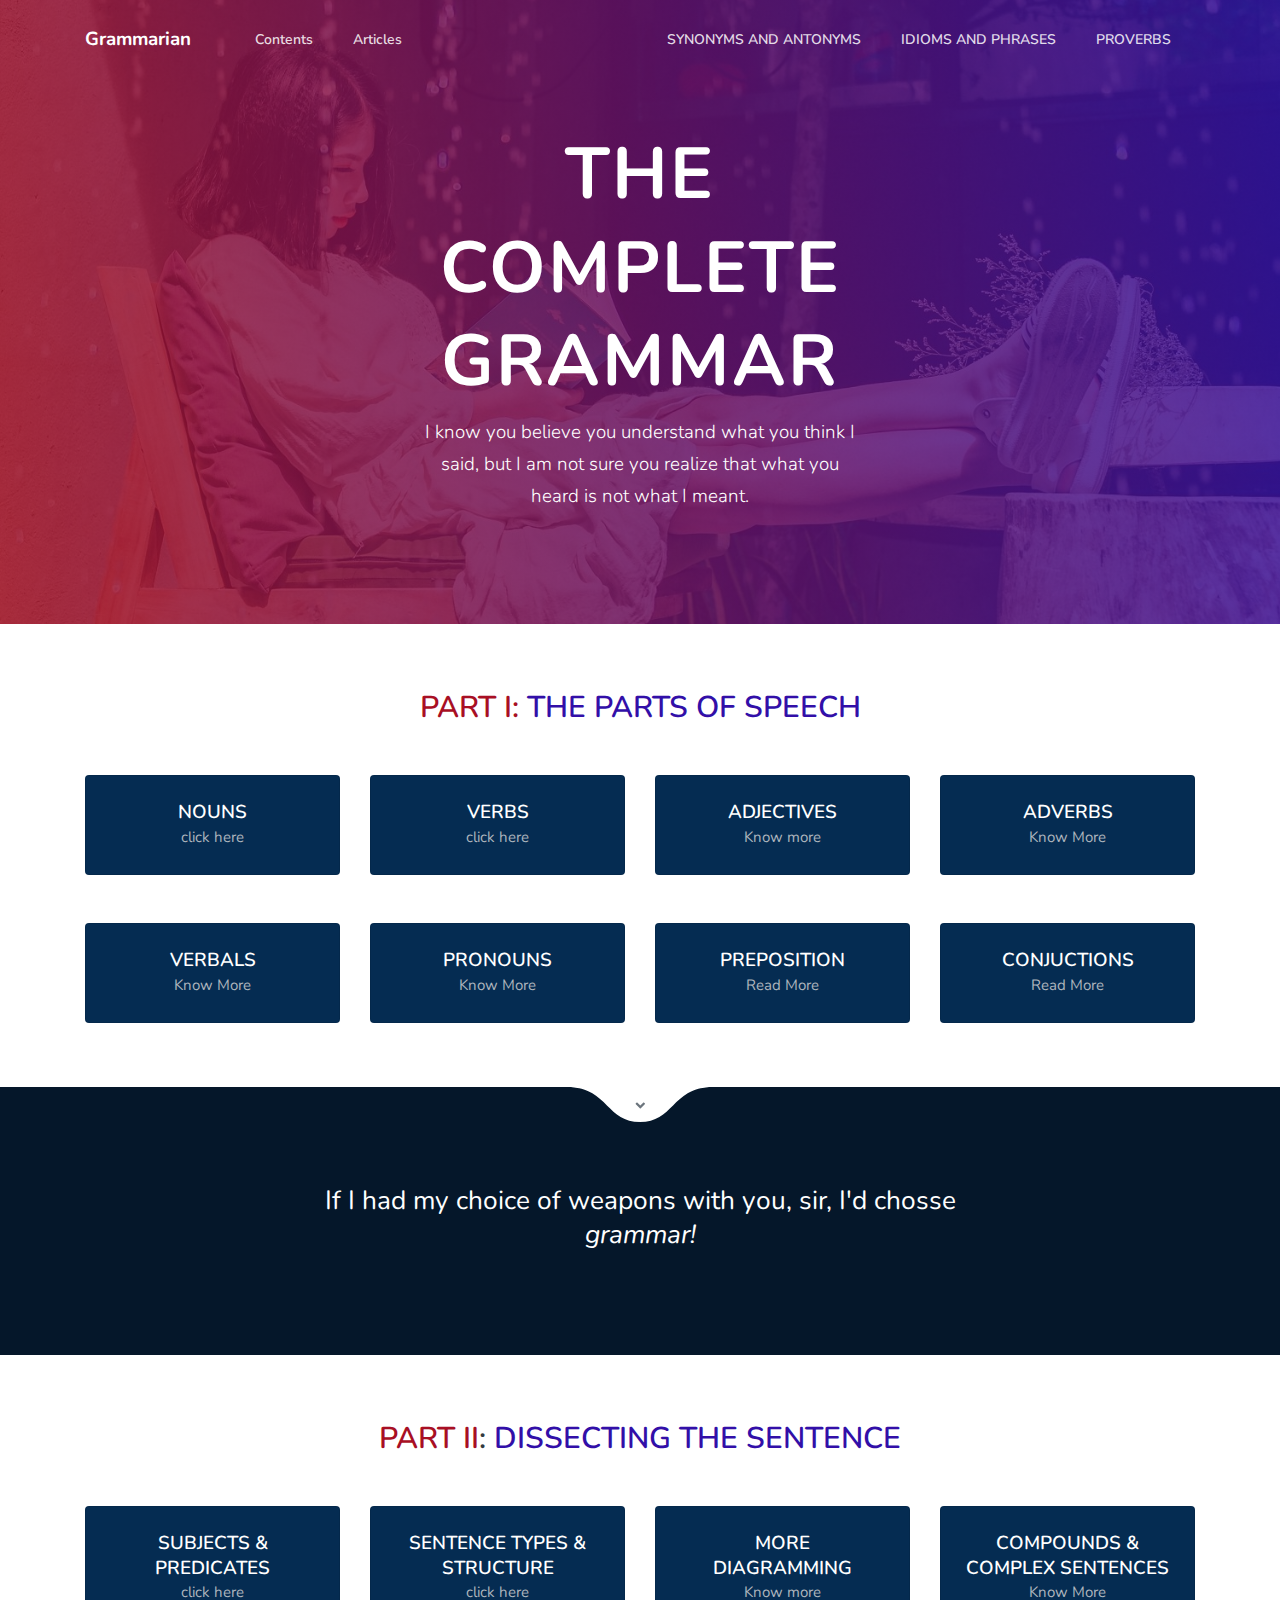
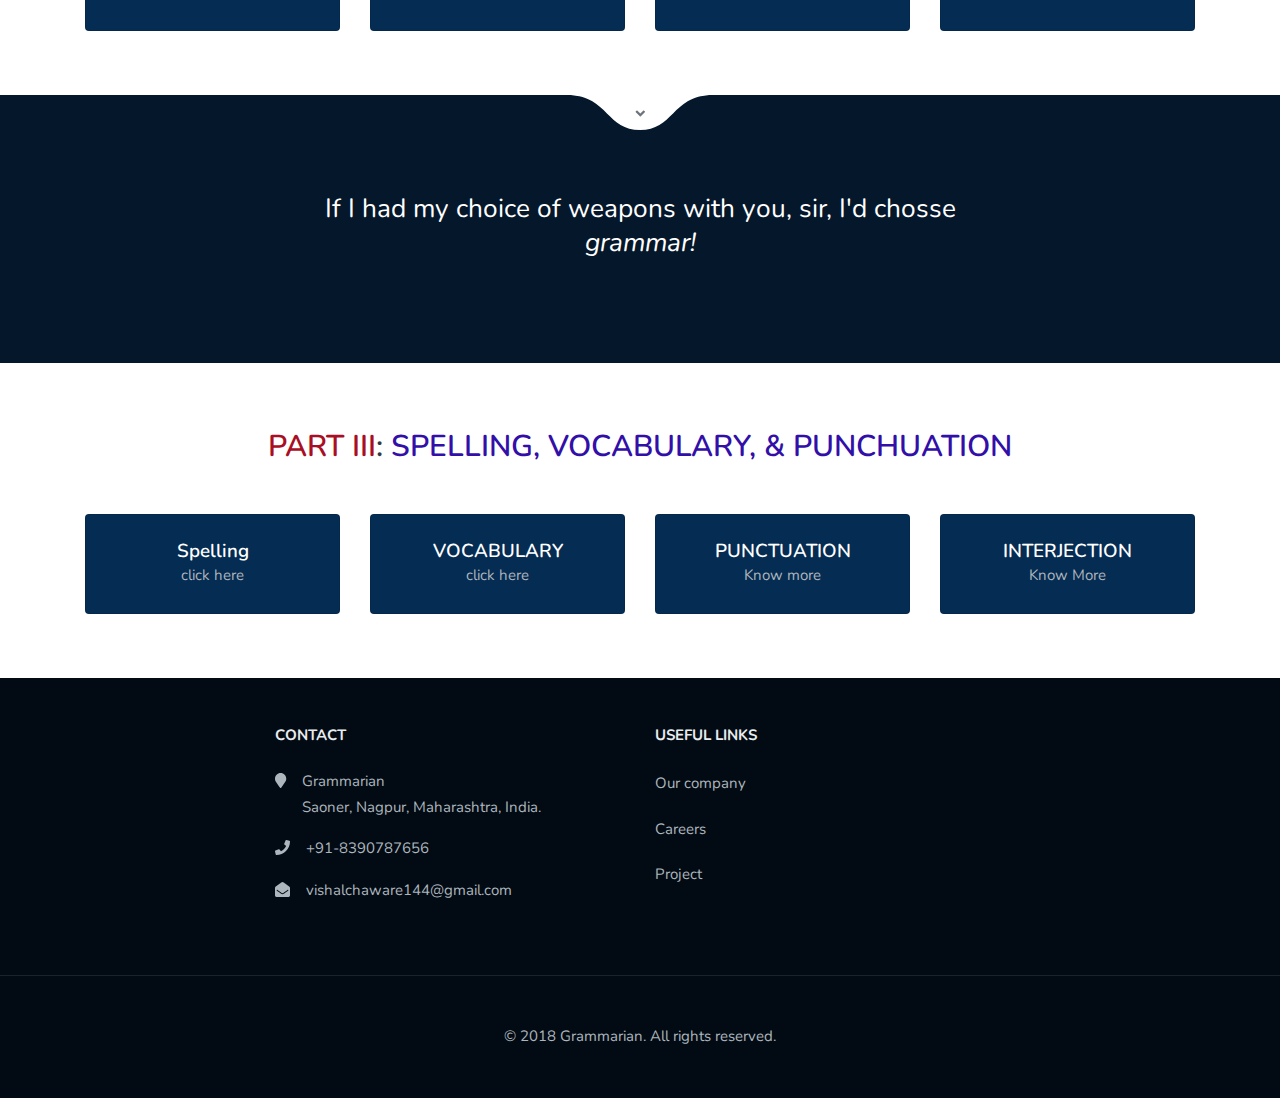
<file: index.html>
<!DOCTYPE html>
<html>

<head>
    <meta charset="utf-8">
    <meta name="viewport" content="width=device-width, initial-scale=1, shrink-to-fit=no">
    <meta name="description" content="">
    <meta name="author" content="Vishal Chaware">
    <title>Grammarian</title>
    <!-- Favicon -->
    <link href="" rel="icon" type="image/png">
    <!-- Fonts -->
    <link href="https://fonts.googleapis.com/css?family=Nunito:300,400,600,700,800" rel="stylesheet">
    <!-- Page plugins -->
    <link href="https://fonts.googleapis.com/css?family=Gaegu" rel="stylesheet">
    <!-- Theme CSS -->
    <link type="text/css" href="css/theme.min.css" rel="stylesheet">
    <link rel="stylesheet" href="css/main.css">

    <style media="screen">
      .bg-gradient-primary {
        background: -webkit-linear-gradient(350deg, #a80f24 0%, #320fa8 100%)!important;
        background: -o-linear-gradient(350deg, #a80f24 0%, #320fa8 100%)!important;
        background: linear-gradient(80deg, #a80f24 0%, #320fa8 100%)!important;
      }

      .card{
        background-color: #052c52;
        color: white !important;
      }
      .card-title{
        color: white !important;
      }
    </style>
</head>

<body>
    <header>
        <nav class="navbar navbar-expand-lg navbar-transparent navbar-dark bg-dark py-3" id="navbar_main">
            <div class="container">
                <a class="navbar-brand mr-lg-5" href="http://grammarian.in/"><strong>Grammarian</strong> </a>
                <button class="navbar-toggler" type="button" data-toggle="collapse" data-target="#navbar_main_collapse" aria-controls="navbar_main" aria-expanded="false" aria-label="Toggle navigation">
                    <span class="navbar-toggler-icon"></span>
                </button>
                <div class="collapse navbar-collapse" id="navbar_main_collapse">
                    <ul class="navbar-nav align-items-lg-center">
                        <li class="nav-item ">
                            <a class="nav-link" href="#">Contents</a>
                        </li>

                        <li class="nav-item ">
                            <a class="nav-link" href="#">Articles</a>
                        </li>

                    </ul>

                    <ul class="navbar-nav align-items-lg-center ml-lg-auto text-uppercase">
                        <li class="nav-item">
                            <a class="nav-link" href="#" target="_blank">Synonyms and Antonyms</a>
                        </li>
                        <li class="nav-item">
                            <a class="nav-link" href="#" target="_blank">Idioms and Phrases</a>
                        </li>

                        <li class="nav-item">
                            <a class="nav-link" href="#" target="_blank">PROVERBS</a>
                        </li>

                    </ul>
                </div>
            </div>
        </nav>
    </header>
    <main>
        <!-- Spotlight -->
        <section class=" bg-cover bg-size--cover" style="background-image: url('img/head.jpg');background-position:center center;">
            <span class="mask bg-gradient-primary alpha-6"></span>
            <div class="container d-flex align-items-center px-0 py-lg">
                <div class="col">
                    <div class="container pt-lg-sm">
                        <div class="row row-grid justify-content-center">
                            <div class="col-lg-5 text-center ">
                                <h1 class="display-3 text-uppercase ls-2 text-white font-weight-700">The complete Grammar</h1>
                                <p class="lead text-white">I know you believe you understand what you think I said, but I am not sure you realize that what you heard is not what I meant. </p>
                            </div>
                        </div>
                    </div>
                </div>
            </div>
        </section>

        <section class="slice">
            <div class="container">
                <h2 class="text-center mb-5"><span class="pinky">PART I:</span> <span class="voilet">THE PARTS OF SPEECH </span></h2>
                <div class="row row-grid">
                    <div class="col-lg-3">
                        <div class="card overflow-hidden" data-animate-hover="2">
                            <div class="card-body text-center">
                                <h5 class="card-title mb-0">NOUNS</h5>
                                <p class="text-muted mb-0">click here</p>
                            </div>
                        </div>
                    </div>

                    <div class="col-lg-3">
                        <a href="verbs/intro.html">
                        <div class="card overflow-hidden" data-animate-hover="2">
                            <div class="card-body text-center">
                                <h5 class="card-title mb-0">VERBS</h5>
                                <p class="text-muted mb-0">click here</p>
                            </div>
                        </div>
                        </a>
                    </div>

                    <div class="col-lg-3">
						<a href="adjectives.html">
                        <div class="card overflow-hidden" data-animate-hover="2">
                            <div class="card-body text-center">
                                <h5 class="card-title mb-0">ADJECTIVES</h5>
                                <a href="adjectives.html"><p class="text-muted mb-0">Know more</p></a>
                            </div>
                        </div>
						</a>
                    </div>
                    <div class="col-lg-3">
					<a href="adverbs.html">
                        <div class="card overflow-hidden" data-animate-hover="2">
                            <div class="card-body text-center">
                                <h5 class="card-title mb-0">ADVERBS</h5>
                                <a href="adverbs.html"><p class="text-muted mb-0">Know More</p></a>
                            </div>
                        </div>
                    </div>
					</a>
                </div>
                <div class="row row-grid">
                    <div class="col-lg-3">
                        <div class="card overflow-hidden" data-animate-hover="2">
                            <div class="card-body text-center">
                                <h5 class="card-title mb-0">VERBALS</h5>
                                <p class="text-muted mb-0">Know More</p>
                            </div>
                        </div>
                    </div>
                    <div class="col-lg-3">
                        <div class="card overflow-hidden" data-animate-hover="2">
                            <div class="card-body text-center">
                                <h5 class="card-title mb-0">PRONOUNS</h5>
                                <p class="text-muted mb-0">Know More</p>

                            </div>
                        </div>
                    </div>
                    <div class="col-lg-3">
                        <div class="card overflow-hidden" data-animate-hover="2">
                            <div class="card-body text-center">
                                <h5 class="card-title mb-0">PREPOSITION</h5>
                                <p class="text-muted mb-0">Read More</p>
                            </div>
                        </div>
                    </div>
                    <div class="col-lg-3">
                        <div class="card overflow-hidden" data-animate-hover="2">
                            <div class="card-body text-center">
                                <h5 class="card-title mb-0">CONJUCTIONS</h5>
                                <p class="text-muted mb-0">Read More</p>
                            </div>
                        </div>
                    </div>
                </div>
            </div>
        </section>

        <!-- Call to action -->
        <section class="slice slice-lg bg-dark ">
            <span class="tongue tongue-top"><i class="fas fa-angle-up"></i></span>
            <div class="container">
                <div class="row justify-content-center align-items-center">
                    <div class="col-lg-8 text-center">
                        <h3 class="h3 font-weight-400 text-white">If I had my choice of weapons with you, sir, I'd chosse <i>grammar!</i></h3>
                    </div>
                </div>
            </div>
        </section>

        <section class="slice">
            <div class="container">
                <h2 class="text-center mb-5"><span class="pinky">PART II</span>: <span class="voilet">DISSECTING THE SENTENCE</span></h2>
                <div class="row row-grid">
                    <div class="col-lg-3">
                        <div class="card overflow-hidden" data-animate-hover="2">
                            <div class="card-body text-center">
                                <h5 class="card-title mb-0">SUBJECTS & PREDICATES</h5>
                                <p class="text-muted mb-0">click here</p>
                            </div>
                        </div>
                    </div>
                    <div class="col-lg-3">
                        <div class="card overflow-hidden" data-animate-hover="2">
                            <div class="card-body text-center">
                                <h5 class="card-title mb-0">SENTENCE TYPES & STRUCTURE</h5>
                                <p class="text-muted mb-0">click here</p>
                            </div>
                        </div>
                    </div>
                    <div class="col-lg-3">
                        <div class="card overflow-hidden" data-animate-hover="2">
                            <div class="card-body text-center">
                                <h5 class="card-title mb-0">MORE <br>DIAGRAMMING </h5>
                                <p class="text-muted mb-0">Know more</p>
                            </div>
                        </div>
                    </div>
                    <div class="col-lg-3">
                        <div class="card overflow-hidden" data-animate-hover="2">
                            <div class="card-body text-center">
                                <h5 class="card-title mb-0">COMPOUNDS & COMPLEX SENTENCES</h5>
                                <p class="text-muted mb-0">Know More</p>
                            </div>
                        </div>
                    </div>
                </div>
            </div>
        </section>

        <section class="slice slice-lg bg-dark ">
            <span class="tongue tongue-top"><i class="fas fa-angle-up"></i></span>
            <div class="container">
                <div class="row justify-content-center align-items-center">
                    <div class="col-lg-8 text-center">
                        <h3 class="h3 font-weight-400 text-white">If I had my choice of weapons with you, sir, I'd chosse <i>grammar!</i></h3>
                    </div>
                </div>
            </div>
        </section>

        <section class="slice">
            <div class="container">
                <h2 class="text-center mb-5 text-uppercase font-weight-bold"><span class="pinky">PART III</span>: <span class="voilet">Spelling, Vocabulary, & Punchuation</span></h2>
                <div class="row row-grid">
                    <div class="col-lg-3">
                        <div class="card overflow-hidden" data-animate-hover="2">
                            <div class="card-body text-center">
                                <h5 class="card-title mb-0">Spelling</h5>
                                <p class="text-muted mb-0">click here</p>
                            </div>
                        </div>
                    </div>
                    <div class="col-lg-3">
                        <div class="card overflow-hidden" data-animate-hover="2">
                            <div class="card-body text-center">
                                <h5 class="card-title mb-0 text-uppercase">Vocabulary</h5>
                                <p class="text-muted mb-0">click here</p>
                            </div>
                        </div>
                    </div>
                    <div class="col-lg-3">
                        <div class="card overflow-hidden" data-animate-hover="2">
                            <div class="card-body text-center">
                                <h5 class="card-title mb-0">PUNCTUATION</h5>
                                <p class="text-muted mb-0">Know more</p>
                            </div>
                        </div>
                    </div>
                    <div class="col-lg-3">
                        <div class="card overflow-hidden" data-animate-hover="2">
                            <div class="card-body text-center">
                                <h5 class="card-title mb-0">INTERJECTION</h5>
                                <p class="text-muted mb-0">Know More</p>
                            </div>
                        </div>
                    </div>
                </div>
            </div>
        </section>

    </main>
    <footer class="footer py-5  footer-dark">
        <div class="container">
            <div class="row justify-content-center">
                <div class="col-lg-4">
                    <div class="pr-lg-4">
                        <h5 class="heading h6 text-uppercase font-weight-700 mb-3">Contact</h5>
                        <ul class="list-unstyled text-small">
                            <li class="d-flex py-2">
                                <div>
                                    <i class="fas fa-map-marker"></i>
                                </div>
                                <div>
                                    <span class="pl-3 d-inline-block">
									Grammarian<br>
									Saoner, Nagpur, Maharashtra, India.
									</span>
                                </div>
                            </li>
                            <li class="d-flex py-2">
                                <div>
                                    <i class="fas fa-phone"></i>
                                </div>
                                <div>
                                    <span class="pl-3 d-inline-block">+91-8390787656</span>
                                </div>
                            </li>
                            <li class="d-flex py-2">
                                <div>
                                    <i class="fas fa-envelope-open"></i>
                                </div>
                                <div>
                                    <span class="pl-3 d-inline-block">vishalchaware144@gmail.com</span>
                                </div>
                            </li>
                        </ul>
                    </div>
                </div>
                <div class="col-lg-4">
                    <h5 class="heading h6 text-uppercase font-weight-700 mb-3">Useful links</h5>
                    <ul class="list-unstyled text-small">
                        <li class="py-2"><a href="#">Our company</a>
                        </li>
                        <li class="py-2"><a href="#">Careers</a>
                        </li>
                        <li class="py-2"><a href="#">Project</a>
                    </ul>
                </div>


            </div>
        </div>
        <hr class="my-5">
        <div class="container">
            <div class="align-items-center">
                <div class="text-center">
                    <a href="https://preview.webpixels.io/purpose-website-ui-kit-v1.0.1/">
                      <!--  <img src="img/brand/icon.png" class="alpha-6 alpha-10--hover" style="width: 70px;"> -->
                    </a>
                    <span class="d-block mt-4">&copy; 2018 <a href="https://webpixels.io/" class="footer-link" target="_blank">Grammarian</a>. All rights reserved.</span>
                </div>
            </div>
        </div>
    </footer>
    <!-- Core -->
    <script src="js/jquery.min.js"></script>
    <script src="js/popper.min.js"></script>
    <script src="js/bootstrap.min.js"></script>
    <!-- FontAwesome 5 -->
    <script src="js/fontawesome-all.min.js" defer></script>
    <!-- Theme JS -->
    <script src="js/theme.min.js"></script>

</body>

</html>
</file>
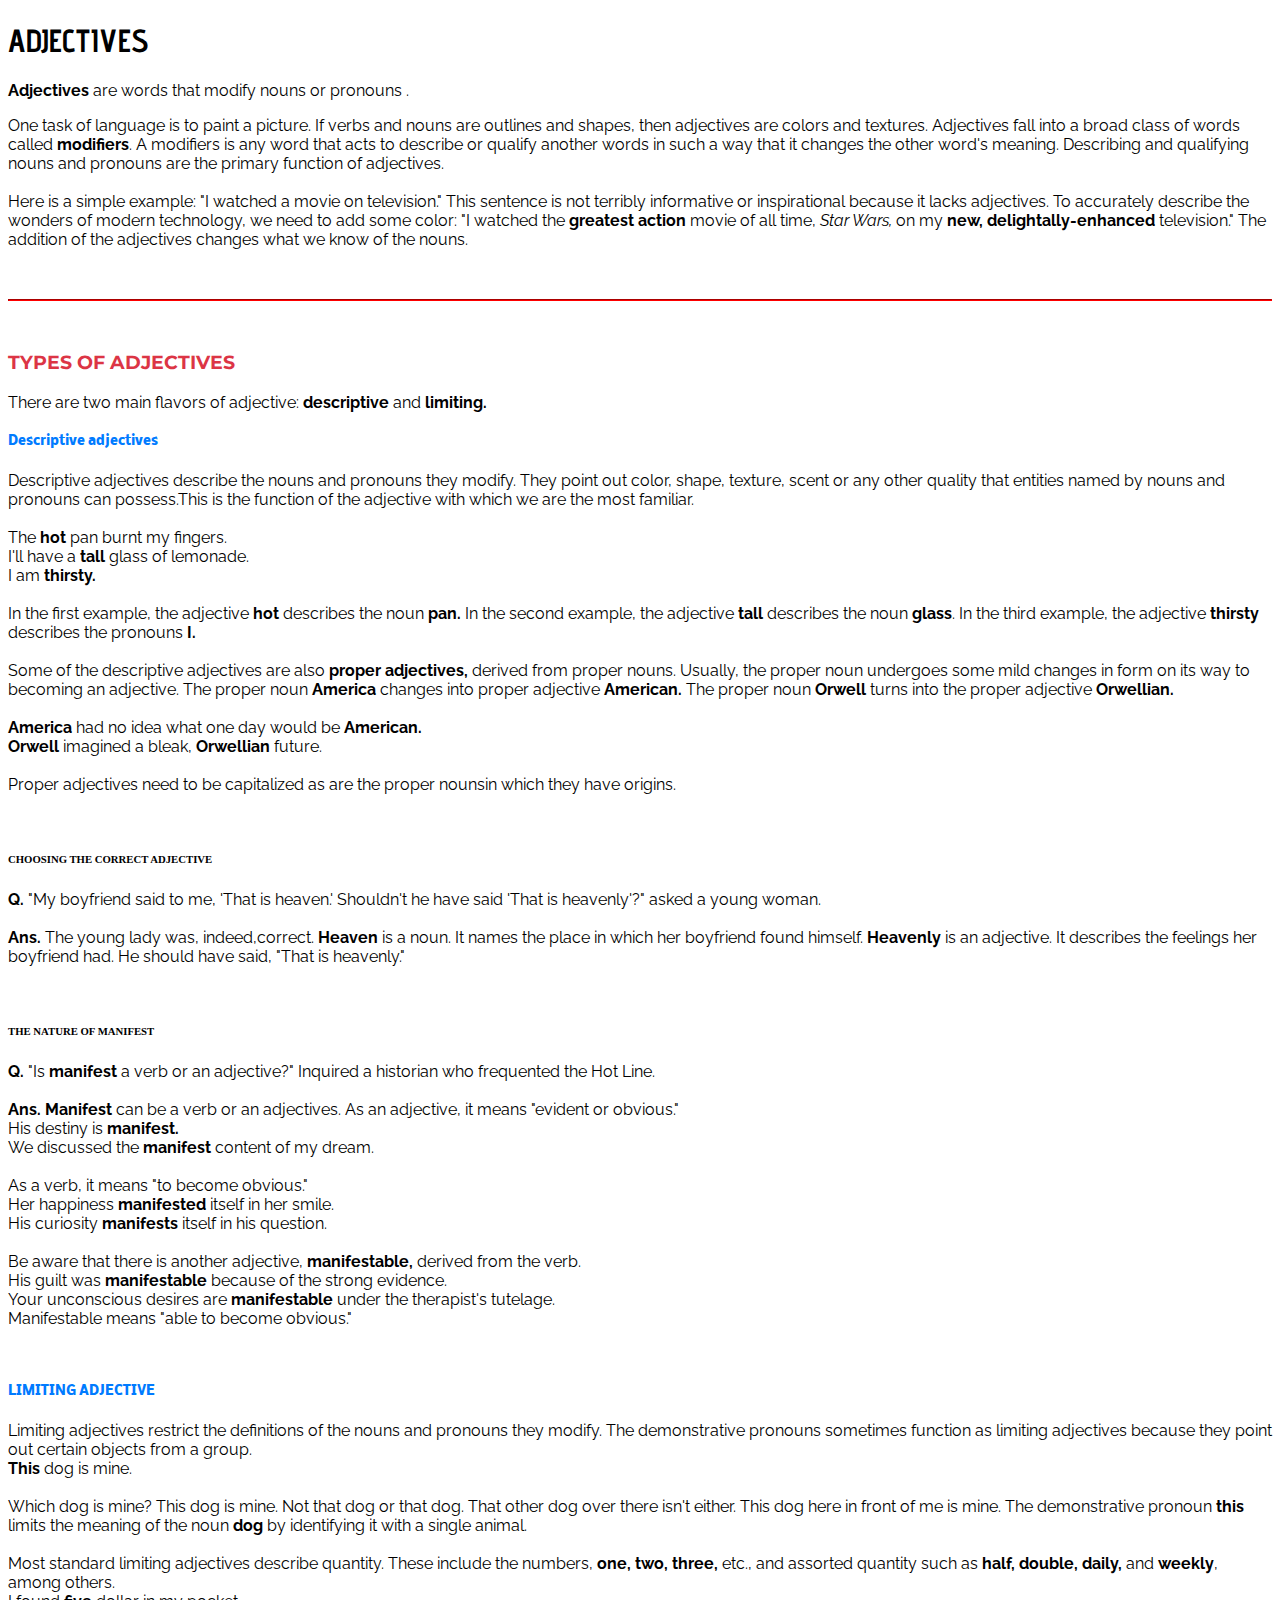
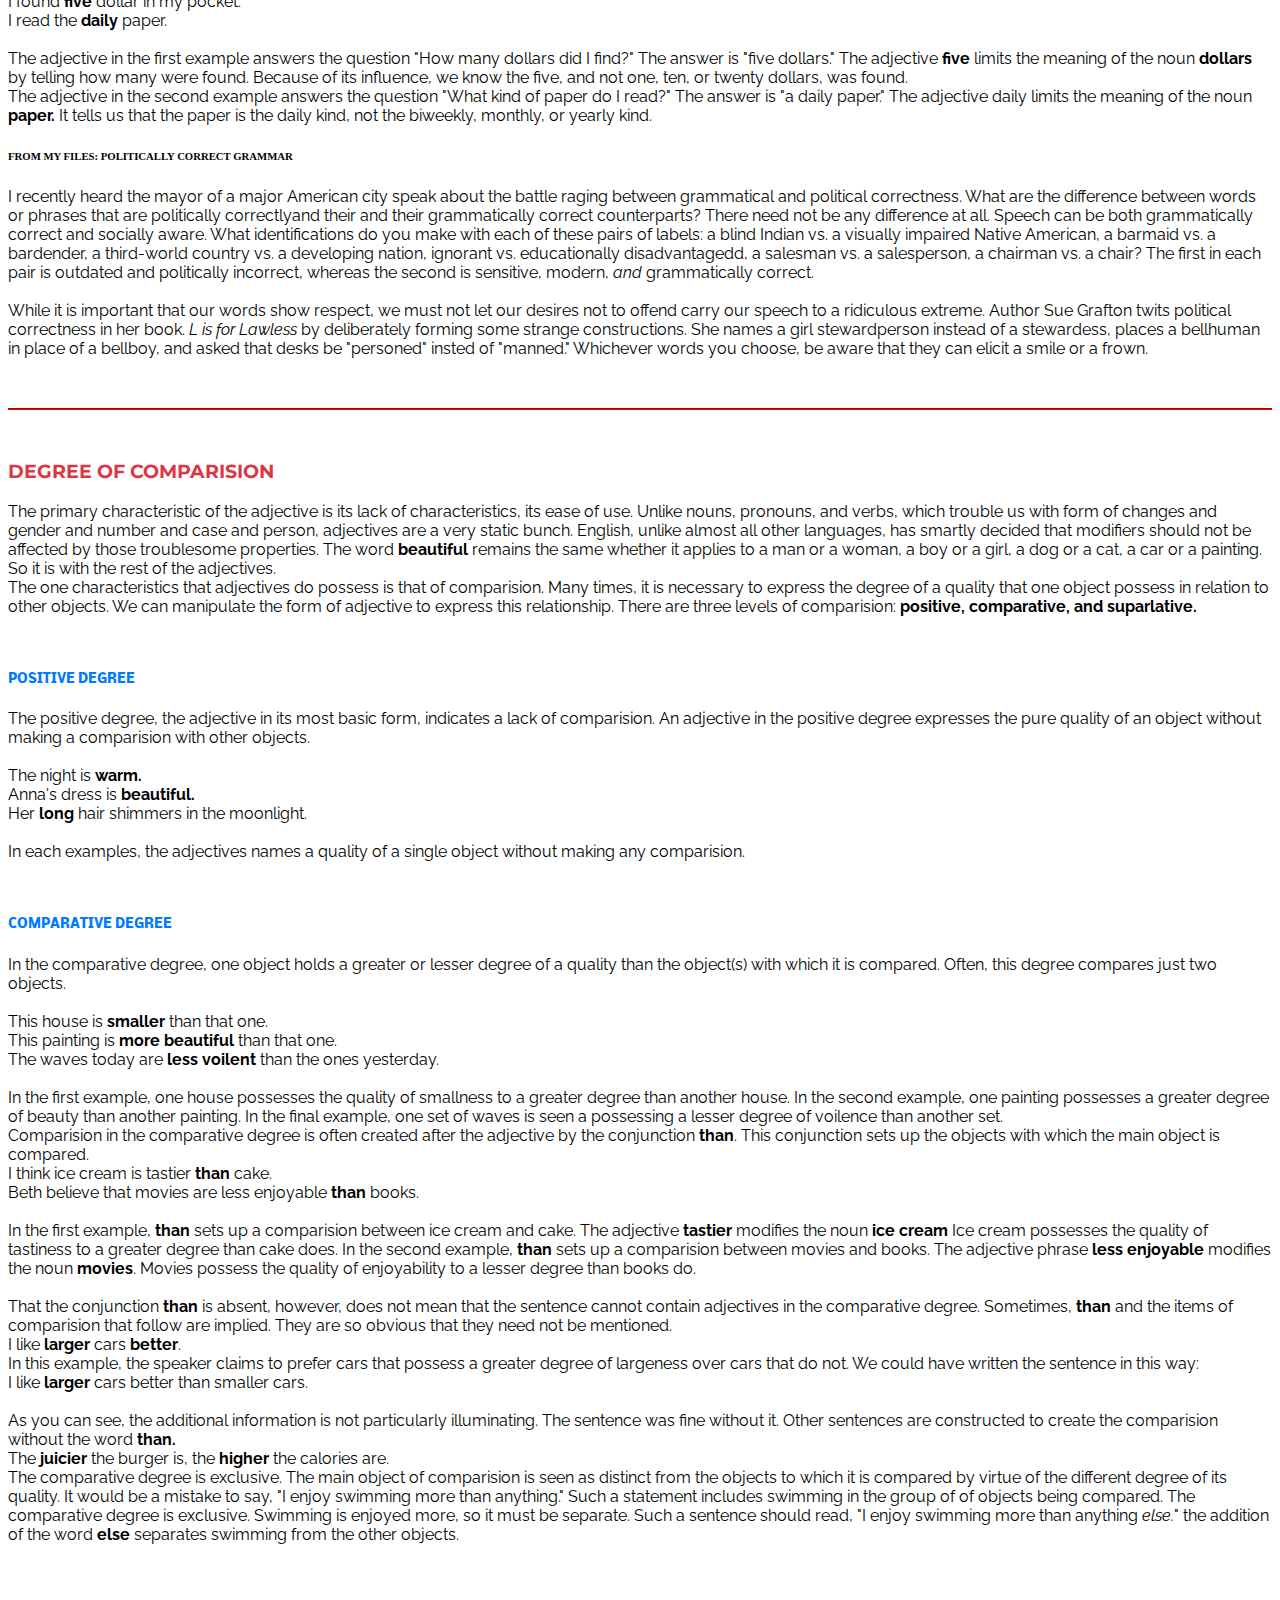
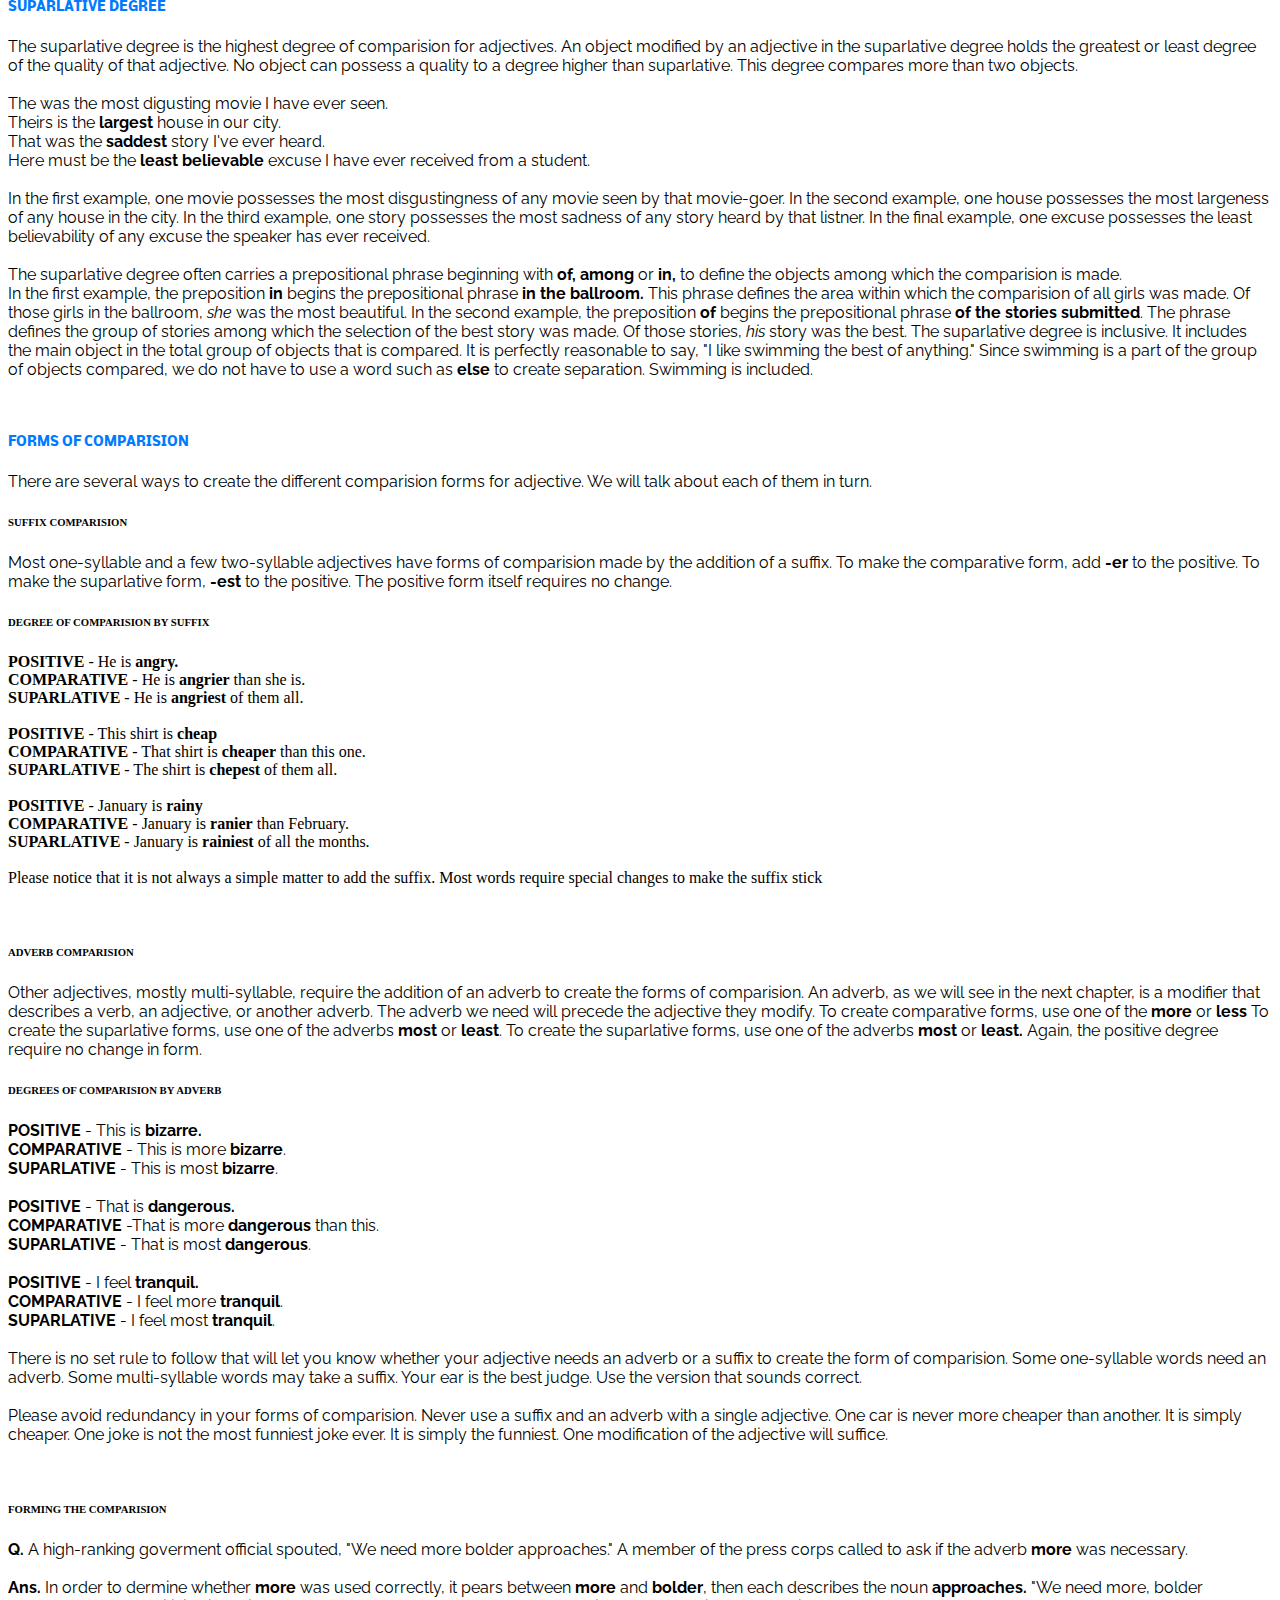
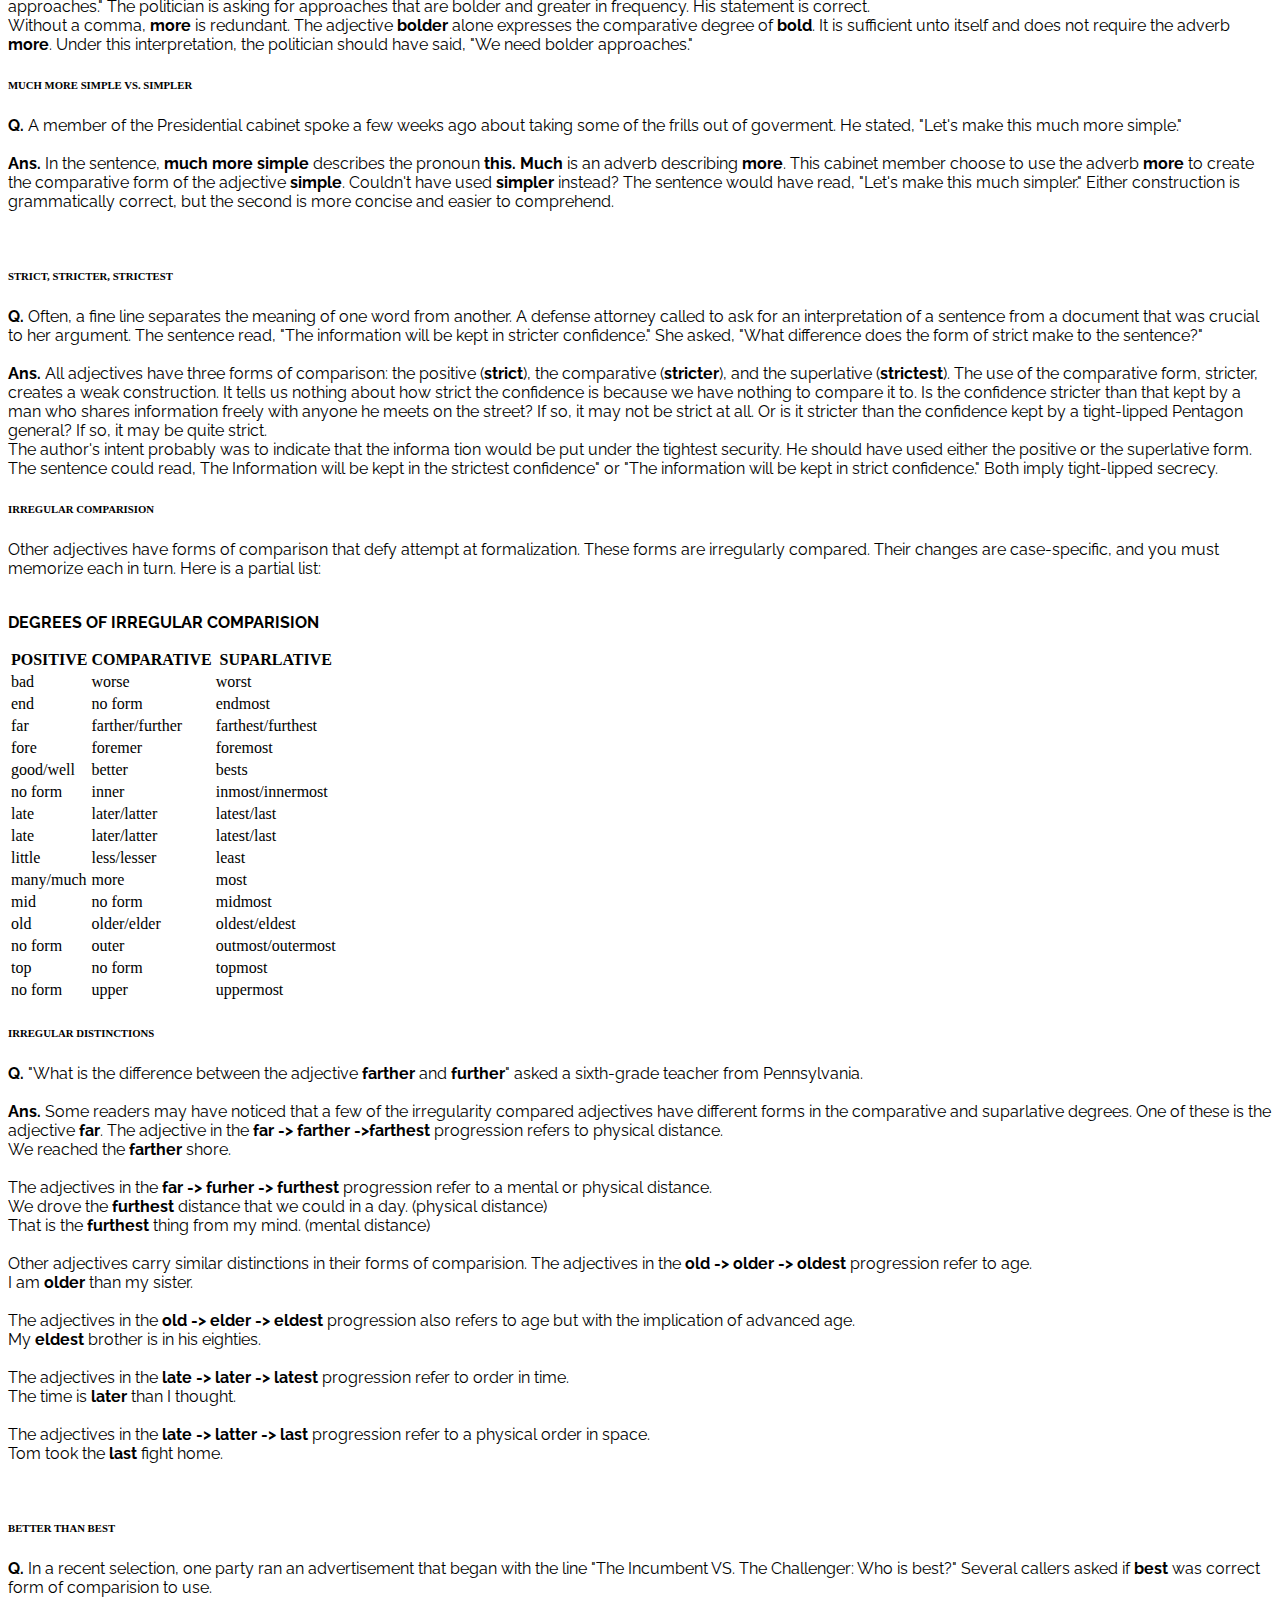
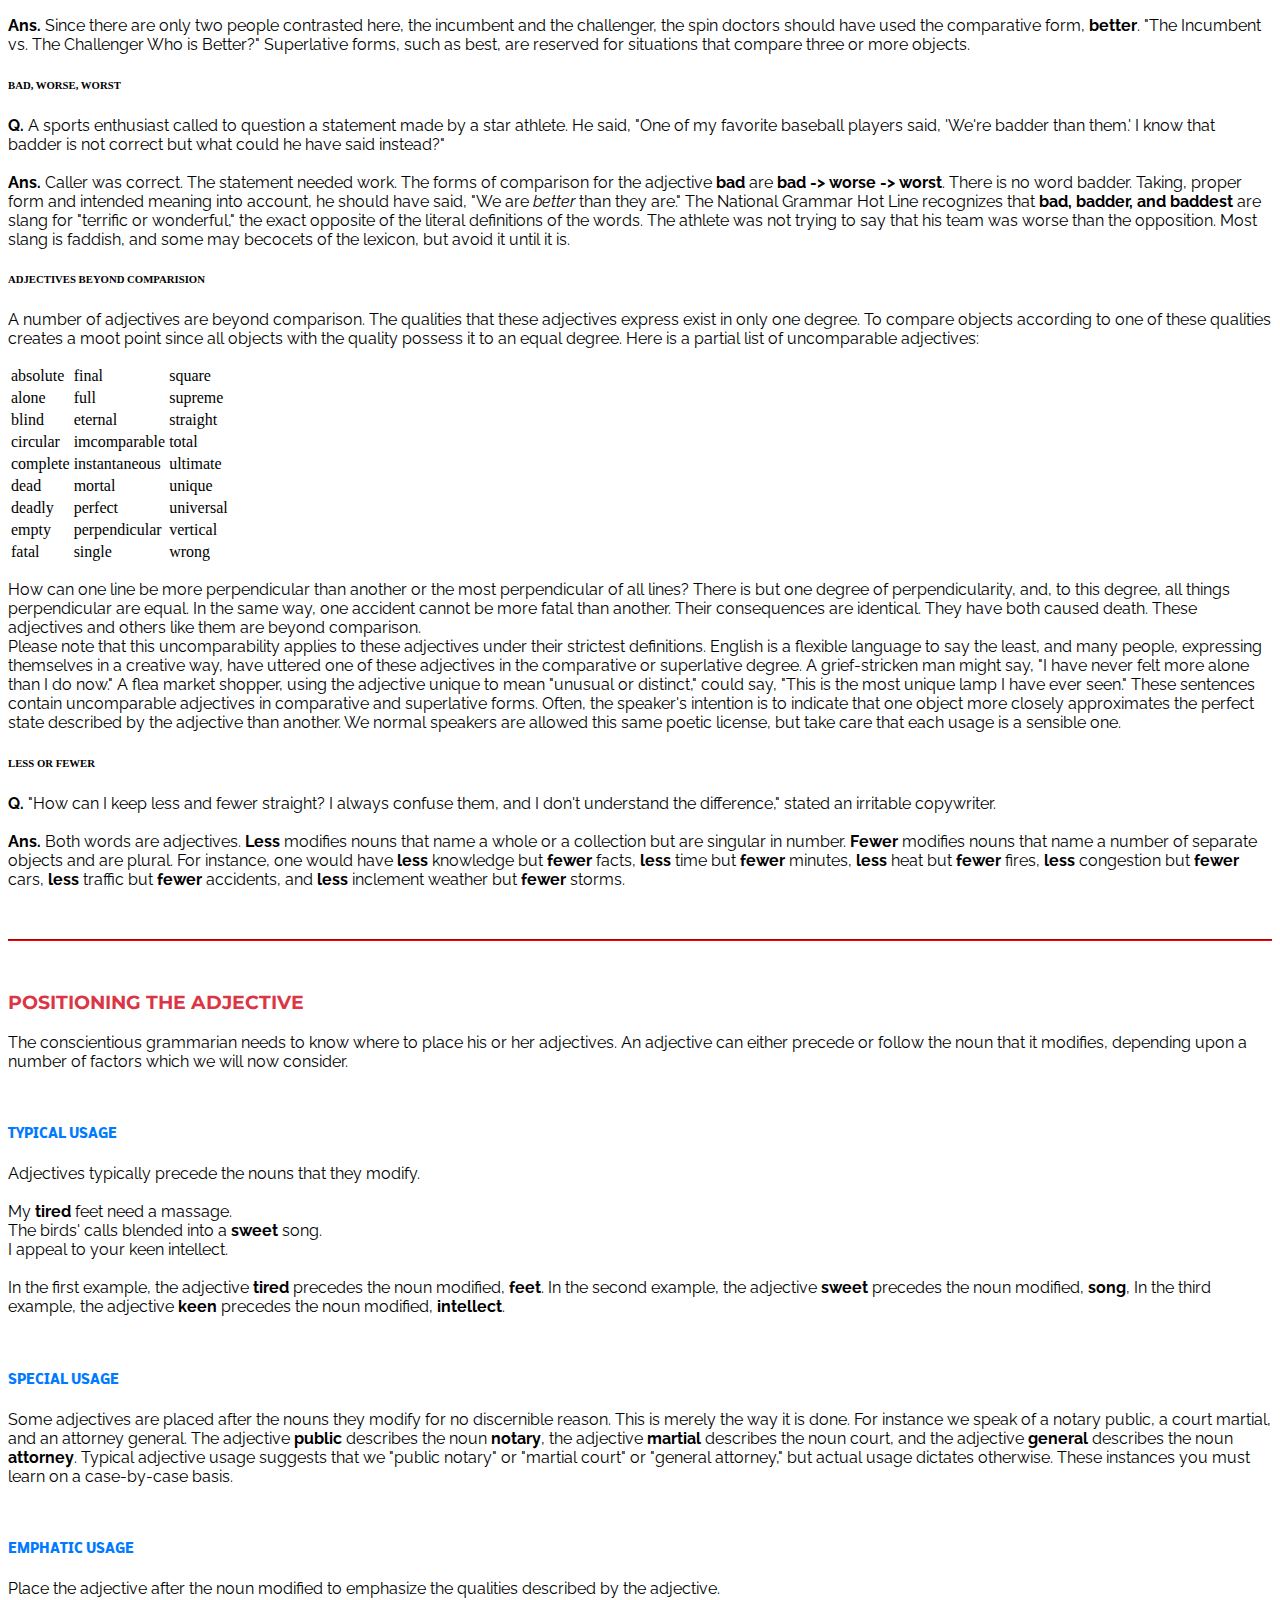
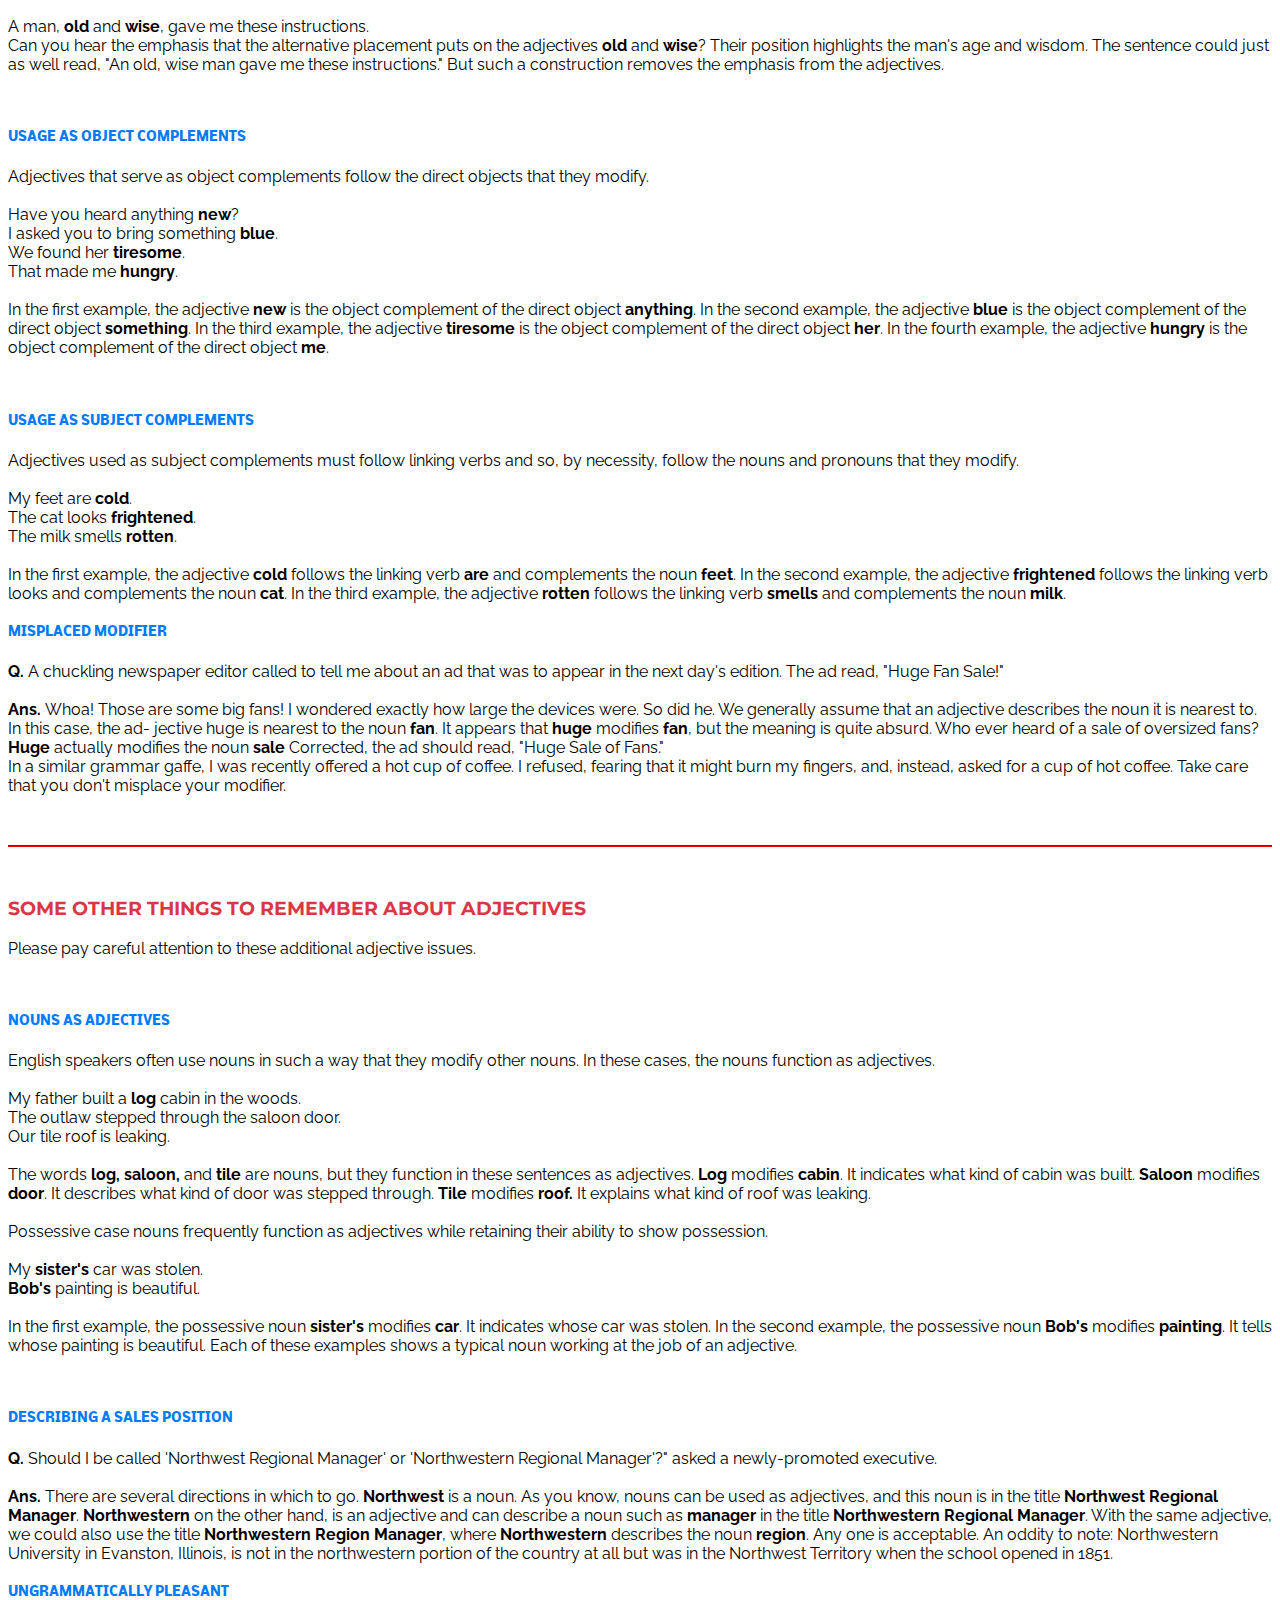
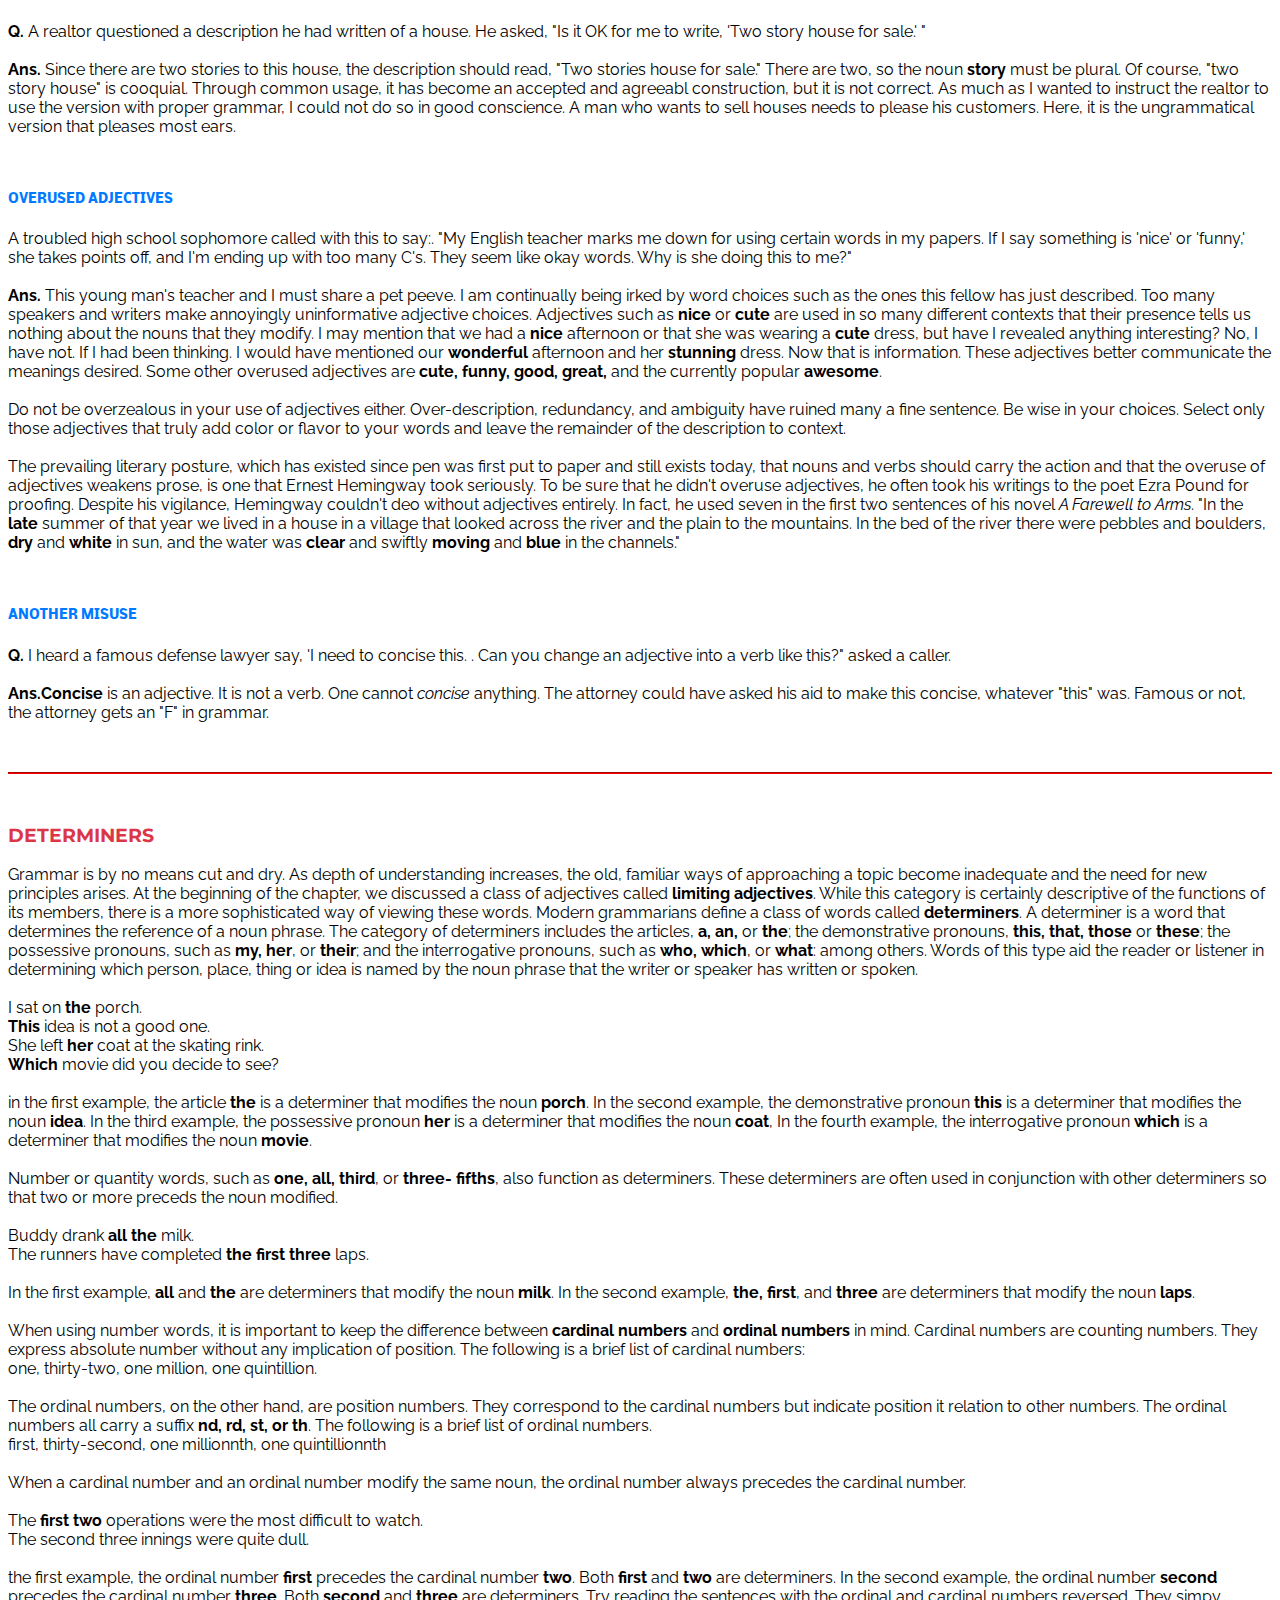
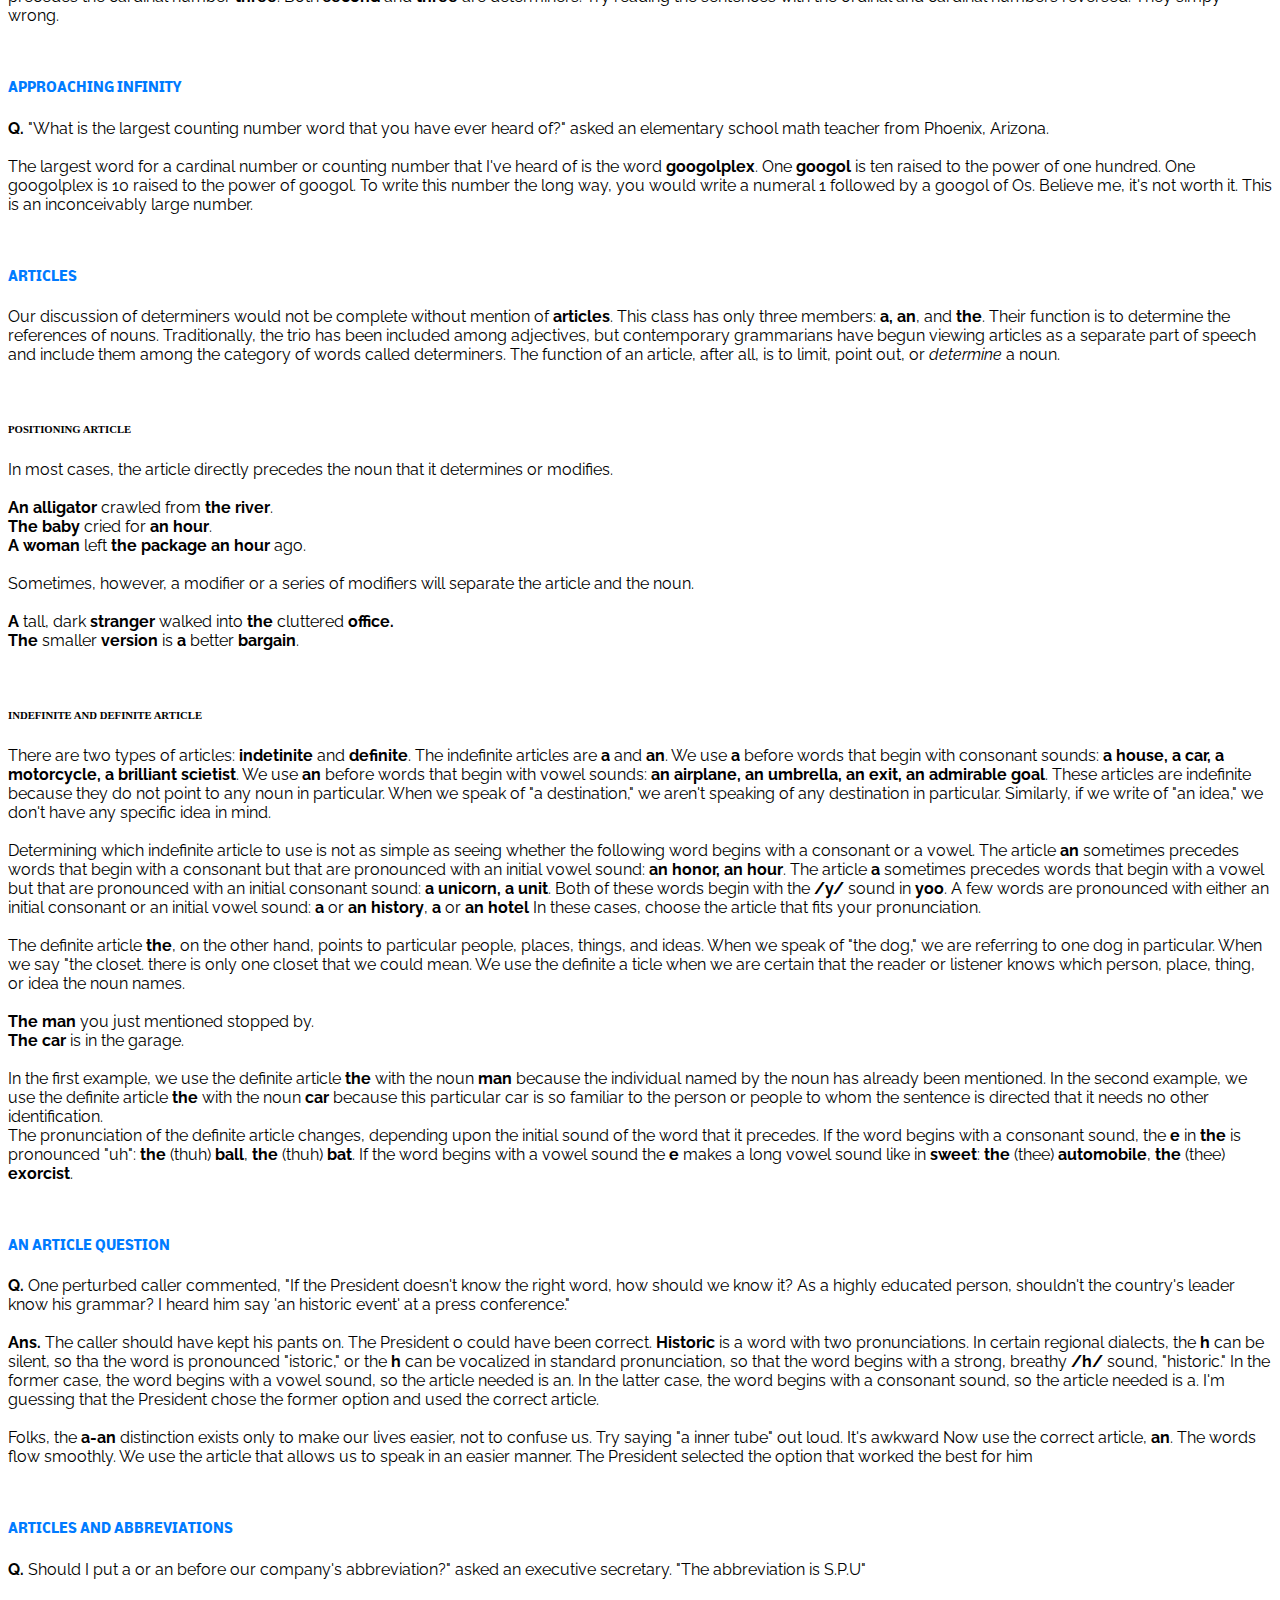
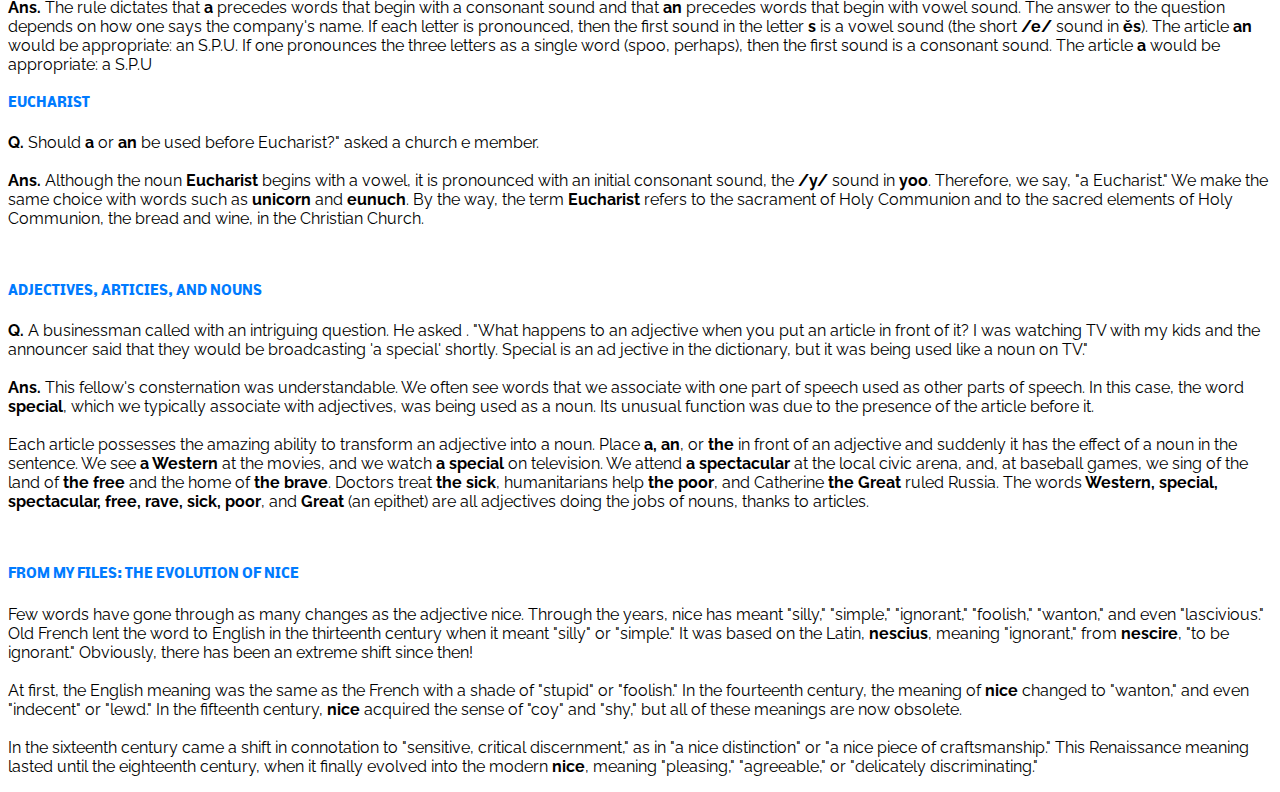
<file: adjectives.html>
<!DOCTYPE html>
<html lang="en">
<head>
  <meta charset="UTF-8">
  <meta name="viewport" content="width=device-width, initial-scale=1.0">
  <meta http-equiv="X-UA-Compatible" content="ie=edge">
  <title>Adjectives</title>
  <link href="https://fonts.googleapis.com/css?family=Ubuntu" rel="stylesheet">
  <link href="https://fonts.googleapis.com/css?family=Advent+Pro|Montserrat|Nobile|Raleway" rel="stylesheet">
  <link rel="stylesheet" href="https://stackpath.bootstrapcdn.com/bootstrap/4.1.3/css/bootstrap.min.css" integrity="sha384-MCw98/SFnGE8fJT3GXwEOngsV7Zt27NXFoaoApmYm81iuXoPkFOJwJ8ERdknLPMO" crossorigin="anonymous">
  <link rel="stylesheet" href="css/main.css">
</head>
<body>
  <section id="intro" class="mb-5 pb-5 mb-4">
    <div class="container">



      <h1 class="my-4 text-center">ADJECTIVES</h1>

      <div class="border p-4 my-3 h3 font-weight-normal Ubuntu text-center">
        <p>
          <strong>Adjectives</strong> are words that modify nouns or pronouns .
        </p>
      </div>

      <div class="">
        <p>
          One task of language is to paint a picture. If verbs and nouns are outlines and shapes, then adjectives are colors and textures. Adjectives fall into a broad class of words called <strong>modifiers</strong>.
          A modifiers is any word that acts to describe or qualify another words in such a way that it changes the other word's meaning. Describing and qualifying nouns and pronouns are the primary function of adjectives.
          <br><br>Here is a simple example: "I watched a movie on television." This sentence is not terribly informative or inspirational because it lacks adjectives. To accurately describe
          the wonders of modern technology, we need to add some color: "I watched the <strong>greatest action </strong> movie of all time, <i>Star Wars,</i> on my <strong>new, delightally-enhanced</strong>
          television." The addition of the adjectives changes what we know of the nouns.
        </p>
      </div> <hr>

      <div class="">
        <h3>TYPES OF ADJECTIVES</h3>
        <p>
          There are two main flavors of adjective: <strong>descriptive</strong> and <strong>limiting.</strong>
        </p>
        <h5 class="text-uppercase">Descriptive adjectives </h5>
        <p>
          Descriptive adjectives describe the nouns and pronouns they modify. They point out color, shape, texture, scent or any other quality that entities named by nouns and pronouns can
          possess.This is the function of the adjective with which we are the most familiar. <br><br>
          The <strong>hot</strong> pan burnt my fingers. <br>
          I'll have a <strong>tall</strong> glass of lemonade. <br>
          I am <strong>thirsty.</strong> <br><br>

          In the first example, the adjective <strong>hot</strong> describes the noun <strong>pan.</strong> In the second example, the adjective <strong>tall</strong> describes the noun <strong>glass</strong>.
          In the third example, the adjective <strong>thirsty</strong> describes the pronouns<strong> I.</strong> <br><br>
          Some of the descriptive adjectives are also <strong>proper adjectives,</strong> derived from proper nouns. Usually, the proper noun undergoes some mild changes in form on its way to becoming an adjective.
          The proper noun <strong>America</strong> changes into proper adjective <strong>American.</strong> The proper noun <strong>Orwell</strong> turns into the proper adjective <strong>Orwellian.</strong>
          <br><br><strong>America</strong> had no idea what one day would be <strong>American.</strong> <br>
          <strong>Orwell</strong> imagined a bleak, <strong>Orwellian</strong> future. <br><br>
          Proper adjectives need to be capitalized as are the proper nounsin which they have origins.
        </p> <br>
        <h6>CHOOSING THE CORRECT ADJECTIVE</h6>
        <p>
          <strong>Q. </strong> "My boyfriend said to me, 'That is heaven.' Shouldn't he have said 'That is heavenly'?" asked a young woman. <br><br>
          <strong>Ans. </strong> The young lady was, indeed,correct. <strong>Heaven</strong> is a noun. It names the place in which her boyfriend found himself. <strong>Heavenly</strong>
          is an adjective. It describes the feelings her boyfriend had. He should have said, "That is heavenly."
        </p><br>
        <h6>THE NATURE OF MANIFEST</h6>
        <p>
          <strong>Q. </strong> "Is <strong>manifest</strong> a verb or an adjective?" Inquired a historian who frequented the Hot Line. <br><br>
          <strong>Ans. </strong> <strong>Manifest</strong> can be a verb or an adjectives. As an adjective, it means "evident or obvious." <br>
          His destiny is <strong>manifest.</strong> <br>
          We discussed the <strong>manifest</strong> content of my dream. <br><br>
          As a verb, it means "to become obvious." <br>
          Her happiness <strong>manifested</strong> itself in her smile. <br>
          His curiosity <strong>manifests</strong> itself in his question. <br><br>
          Be aware that there is another adjective, <strong>manifestable,</strong> derived from the verb. <br>
          His guilt was <strong>manifestable</strong> because of the strong evidence. <br>
          Your unconscious desires are <strong>manifestable</strong> under the therapist's tutelage.
          <br>Manifestable means "able to become obvious."
        </p> <br>
        <h5>LIMITING ADJECTIVE</h5>
        <p>
          Limiting adjectives restrict the definitions of the nouns and pronouns they modify. The demonstrative pronouns sometimes function as limiting adjectives because they point
          out certain objects from a group. <br> <strong>This</strong> dog is mine. <br><br>
          Which dog is mine? This dog is mine. Not that dog or that dog. That other dog over there isn't either. This dog here in front of me is mine. The demonstrative pronoun <strong>this</strong>
          limits the meaning of the noun <strong>dog</strong> by identifying it with a single animal. <br><br>
          Most standard limiting adjectives describe quantity. These include the numbers, <strong>one, two, three,</strong> etc., and assorted quantity such as <strong>half, double, daily,</strong> and <strong>weekly</strong>, among others. <br>
          I found <strong>five</strong> dollar in my pocket. <br>
          I read the <strong>daily</strong> paper. <br><br>
          The adjective in the first example answers the question "How many dollars did I find?" The answer is "five dollars." The adjective <strong>five</strong> limits the meaning of the noun <strong>dollars</strong>
          by telling how many were found. Because of its influence, we know the five, and not one, ten, or twenty dollars, was found. <br>
          The adjective in the second example answers the question "What kind of paper do I read?" The answer is "a daily paper." The adjective daily limits the meaning of the noun <strong>paper.</strong>
          It tells us that the paper is the daily kind, not the biweekly, monthly, or yearly kind.
        </p>
        <h6>FROM MY FILES: POLITICALLY CORRECT GRAMMAR</h6>
        <p>
          I recently heard the mayor of a major American city speak about the battle raging between grammatical and political correctness. What are the difference between words or phrases that are politically correctlyand their
          and their grammatically correct counterparts? There need not be any difference at all. Speech can be both grammatically correct and socially aware. What identifications do you
          make with each of these pairs of labels: a blind Indian vs. a visually impaired Native American, a barmaid vs. a bardender, a third-world country vs. a developing nation, ignorant vs. educationally disadvantagedd, a salesman vs. a salesperson, a
          chairman vs. a chair? The first in each pair is outdated and politically incorrect, whereas the second is sensitive,  modern, <i>and</i> grammatically correct. <br><br>
          While it is important that our words show respect, we must not let our desires not to offend carry our speech to a ridiculous extreme. Author Sue Grafton twits political correctness
          in her book. <i>L is for Lawless</i> by deliberately forming some strange constructions. She names a girl stewardperson instead of a stewardess, places a bellhuman in place
          of a bellboy, and asked that desks be "personed" insted of "manned." Whichever words you choose, be aware that they can elicit a smile or a frown.
        </p>
      </div><hr>
      <div class="">
        <h3>DEGREE OF COMPARISION</h3>
        <p>
          The primary characteristic of the adjective is its lack of characteristics, its ease of use. Unlike nouns, pronouns, and verbs, which trouble us with form of changes and gender and number and
          case and person, adjectives are a very static bunch. English, unlike almost all other languages, has smartly decided that modifiers should not be affected by those troublesome properties.
          The word <strong>beautiful</strong> remains the same whether it applies to a man or a woman, a boy or a girl, a dog or a cat, a car or a painting. So it is with the rest of the adjectives. <br>
          The one characteristics that adjectives do possess is that of comparision. Many times, it is necessary to express the degree of a quality that one  object possess in relation to other objects.
          We can manipulate the form of adjective to express this relationship. There are three levels of comparision: <strong>positive, comparative, and suparlative.</strong>
        </p> <br>
        <h5>POSITIVE DEGREE</h5>
        <p>
          The positive degree, the adjective in its most basic form, indicates a lack of comparision. An adjective in the positive degree expresses the pure quality of an object without making
          a comparision with other objects. <br><br>
          The night is <strong>warm.</strong><br>
          Anna's dress is <strong>beautiful.</strong> <br>
          Her <strong>long</strong> hair shimmers in the moonlight.<br><br>
          In each examples, the adjectives names a quality of a single object without making any comparision.
        </p> <br>
        <h5>COMPARATIVE DEGREE</h5>
        <p>
          In the comparative degree, one object holds a greater or lesser degree of a quality than the object(s) with which it is compared. Often, this degree compares just two objects. <br><br>
          This house is <strong>smaller</strong> than that one. <br>
          This painting is <strong>more beautiful</strong> than that one. <br>
          The waves today are <strong>less voilent</strong> than the ones yesterday. <br><br>
          In the first example, one house possesses the quality of smallness to a greater degree than another house. In the second example, one painting possesses a greater degree of beauty than another
          painting. In the final example, one set of waves is seen a possessing a lesser degree of voilence than another set. <br>Comparision in the comparative degree is often created after
          the adjective by the conjunction <strong>than</strong>. This conjunction sets up the objects with which the main object is compared. <br>
          I think ice cream is tastier <strong>than</strong> cake. <br>
          Beth believe that movies are less enjoyable <strong>than</strong> books. <br><br>
          In the first example, <strong>than</strong> sets up a comparision between ice cream and cake. The adjective <strong>tastier</strong> modifies the noun <strong>ice cream</strong>
          Ice cream possesses the quality of tastiness to a greater degree than cake does. In the second example, <strong>than</strong> sets up a comparision between movies and books.
          The adjective phrase <strong>less enjoyable</strong> modifies the noun <strong>movies</strong>. Movies possess the quality of enjoyability to a lesser degree than books do. <br><br>
          That the conjunction <strong>than</strong> is absent, however, does not mean that the sentence cannot contain adjectives in the comparative degree. Sometimes, <strong>than</strong>
          and the items of comparision that follow are implied. They are so obvious that they need not be mentioned. <br>
          I like <strong>larger</strong> cars <strong>better</strong>. <br>
          In this example, the speaker claims to prefer cars that possess a greater degree of largeness over cars that do not. We could have written the sentence in this way: <br>
          I like <strong>larger</strong> cars better than smaller cars.
          <br><br>As you can see, the additional information is not particularly illuminating. The sentence was fine without it. Other sentences are constructed to create the comparision without
          the word <strong>than.</strong> <br>
          The <strong>juicier</strong> the burger is, the <strong>higher</strong> the calories are. <br>
          The comparative degree is exclusive. The main object of comparision is seen as distinct from the objects to which it is compared by virtue of the different degree of its quality. It would
          be a mistake to say, "I enjoy swimming more than anything." Such a statement includes swimming in the group of of objects being compared. The comparative degree is exclusive. Swimming
          is enjoyed more, so it must be separate. Such a sentence should read, "I enjoy swimming more than anything <i>else.</i>" the addition of the word <strong>else</strong>
          separates swimming from the other objects.
        </p> <br>
        <h5>SUPARLATIVE DEGREE</h5>
        <p>
          The suparlative degree is the highest degree of comparision for adjectives. An object modified by an adjective in the suparlative degree holds the greatest or least degree
          of the quality of that adjective. No object can possess a quality to a degree higher than suparlative. This degree compares more than two objects. <br><br>
          The was the <strpng>most digusting</strpng> movie I have ever seen. <br>
          Theirs is the <strong>largest</strong> house in our city. <br>
          That was the <strong>saddest</strong> story I've ever heard. <br>
          Here must be the <strong>least believable</strong> excuse I have ever received from a student. <br><br>
          In the first example, one movie possesses the most disgustingness of any movie seen by that movie-goer. In the second example, one house possesses the most largeness of any house
          in the city. In the third example, one story possesses the most sadness of any story heard by that listner. In the final example, one excuse possesses the least believability of any
          excuse the speaker has ever received. <br><br>
          The suparlative degree often carries a prepositional phrase beginning with <strong>of, among</strong> or <strong>in,</strong> to define the objects among which the comparision is made. <br>
          In the first example, the preposition <strong>in</strong> begins the prepositional phrase <strong>in the ballroom.</strong> This phrase defines the area within which the comparision
          of all girls was made. Of those girls in the ballroom, <i>she</i> was the most beautiful. In the second example, the preposition <strong>of</strong> begins the prepositional phrase
          <strong>of the stories submitted</strong>. The phrase defines the group of stories among which the selection of the best story was made. Of those stories, <i>his</i> story was the best.
          The suparlative degree is inclusive. It includes the main object in the total group of objects that is compared. It is perfectly reasonable to say, "I like swimming the best of anything."
          Since swimming is a part of the group of objects compared, we do not have to use a word such as <strong>else</strong> to create separation. Swimming is included.
        </p><br>

        <h5>FORMS OF COMPARISION</h5>
        <p>
          There are several ways to create the different comparision forms for adjective. We will talk about each of them in turn.
        </p>
        <h6>SUFFIX COMPARISION</h6>
        <p>
          Most one-syllable and a few two-syllable adjectives have forms of comparision made by the addition of a suffix. To make the comparative form, add <strong>-er</strong> to the positive.
          To make the suparlative form, <strong>-est</strong> to the positive. The positive form itself requires no change.
          <h6 class="text-center">DEGREE OF COMPARISION BY SUFFIX</h6>
          <strong>POSITIVE</strong> - He is <strong>angry.</strong> <br>
          <strong>COMPARATIVE</strong> - He is <strong>angrier</strong> than she is. <br>
          <strong>SUPARLATIVE</strong> - He is <strong>angriest</strong> of them all. <br><br>

          <strong>POSITIVE</strong> - This shirt is <strong>cheap</strong> <br>
          <strong>COMPARATIVE</strong> - That shirt is <strong>cheaper</strong> than this one. <br>
          <strong>SUPARLATIVE</strong> - The shirt is <strong>chepest</strong> of them all. <br><br>

          <strong>POSITIVE</strong> - January is <strong>rainy</strong> <br>
          <strong>COMPARATIVE</strong> - January is <strong>ranier</strong> than February. <br>
          <strong>SUPARLATIVE</strong> - January is <strong>rainiest</strong> of all the months. <br><br>

          Please notice that it is not always a simple matter to add the suffix. Most words require special changes to make the suffix stick
        </p><br>
        <h6>ADVERB COMPARISION</h6>
        <p>
          Other adjectives, mostly multi-syllable, require the addition of an adverb to create the forms of comparision. An adverb, as we will see in the next chapter, is a modifier that describes a
          verb, an adjective, or another adverb. The adverb we need will precede the adjective they modify. To create comparative forms, use one of the <strong>more</strong> or <strong>less</strong>
          To create the suparlative forms, use one of the adverbs <strong>most</strong> or <strong>least</strong>. To create the suparlative forms, use one of the adverbs <strong>most</strong>
          or <strong>least.</strong> Again, the positive degree require no change in form. <br>
        </p>
        <h6 class="text-center">DEGREES OF COMPARISION BY ADVERB</h6>
        <p>

          <strong>POSITIVE</strong> - This is <strong>bizarre.</strong> <br>
          <strong>COMPARATIVE</strong> - This is more <strong>bizarre</strong>. <br>
          <strong>SUPARLATIVE</strong> - This is most <strong>bizarre</strong>. <br><br>

          <strong>POSITIVE</strong> - That is <strong>dangerous.</strong> <br>
          <strong>COMPARATIVE</strong> -That is more <strong>dangerous</strong> than this. <br>
          <strong>SUPARLATIVE</strong> - That is most <strong>dangerous</strong>. <br><br>

          <strong>POSITIVE</strong> - I feel <strong>tranquil.</strong> <br>
          <strong>COMPARATIVE</strong> - I feel more <strong>tranquil</strong>. <br>
          <strong>SUPARLATIVE</strong> - I feel most <strong>tranquil</strong>. <br><br>

          There is no set rule to follow that will let you know whether your adjective needs an adverb or a suffix to create the form of comparision. Some one-syllable words need an adverb. Some multi-syllable words may take a suffix.
          Your ear is the best judge. Use the version that sounds correct. <br><br>
          Please avoid redundancy in your forms of comparision. Never use a suffix and an adverb with a single adjective. One car is never more cheaper than another. It is simply cheaper. One joke is not the most funniest
          joke ever. It is simply the funniest. One modification of the adjective will suffice.

        </p><br>
        <h6>FORMING THE COMPARISION</h6>
        <p>
          <strong>Q. </strong> A high-ranking goverment official spouted, "We need more bolder approaches." A member of the press corps called to ask if the adverb <strong>more</strong>
          was necessary. <br><br>
          <strong>Ans. </strong>In order to dermine whether <strong>more</strong> was used correctly, it pears between <strong>more</strong> and <strong>bolder</strong>, then each describes the noun <strong>approaches.</strong>
          "We need more, bolder approaches." The politician is asking for approaches that are bolder and greater in frequency. His statement is correct. <br> Without a comma, <strong>more</strong>
          is redundant. The adjective <strong>bolder</strong> alone expresses the comparative degree of <strong>bold</strong>. It is sufficient unto itself and does not require
          the adverb <strong>more</strong>. Under this interpretation, the politician should have said, "We need bolder approaches."
        </p>
        <h6>MUCH MORE SIMPLE VS. SIMPLER</h6>
        <p>
          <strong>Q. </strong>A member of the Presidential cabinet spoke a few weeks ago about taking some of the frills out of goverment. He stated, "Let's make this much more simple." <br><br>
          <strong>Ans. </strong>In the sentence, <strong>much more simple</strong> describes the pronoun <strong>this.</strong> <strong>Much</strong> is an adverb describing <strong>more</strong>. This cabinet member choose to use the adverb <strong>more</strong>
          to create the comparative form of the adjective <strong>simple</strong>. Couldn't have used <strong>simpler</strong> instead? The sentence would have read, "Let's make this much simpler."
          Either construction is grammatically correct, but the second is more concise and easier to comprehend.
        </p> <br>
        <h6>STRICT, STRICTER, STRICTEST</h6>
        <p>
          <strong>Q. </strong>Often, a fine line separates the meaning of one word from another. A defense attorney called to ask for an interpretation of a sentence from a document that was crucial to her argument. The sentence read, "The information will be kept in stricter confidence."
          She asked, "What difference does the form of strict make to the sentence?" <br><br>
          <strong>Ans. </strong>
          All adjectives have three forms of comparison: the positive
          (<strong>strict</strong>), the comparative (<strong>stricter</strong>), and the superlative
          (<strong>strictest</strong>). The use of the comparative form, stricter, creates a weak
          construction. It tells us nothing about how strict the confidence is
          because we have nothing to compare it to. Is the confidence stricter
          than that kept by a man who shares information freely with anyone
          he meets on the street? If so, it may not be strict at all. Or is it
          stricter than the confidence kept by a tight-lipped Pentagon general? If so, it may be quite strict. <br>
          The author's intent probably was to indicate that the informa
          tion would be put under the tightest security. He should have used
          either the positive or the superlative form. The sentence could read,
          The Information will be kept in the strictest confidence" or "The
          information will be kept in strict confidence." Both imply tight-lipped secrecy.
        </p>
        <h6>IRREGULAR COMPARISION</h6>
        <p>
          Other adjectives have forms of comparison that defy attempt at formalization. These forms are irregularly compared. Their changes are case-specific, and you must memorize
          each in turn. Here is a partial list: <br><br>
          <p class="text-center"><strong>DEGREES OF IRREGULAR COMPARISION</strong></p>
          <table class="table table-bordered">
            <thead>
              <tr>
                <th scope="col">POSITIVE</th>
                <th scope="col">COMPARATIVE</th>
                <th scope="col">SUPARLATIVE</th>
              </tr>
            </thead>
            <tbody>
              <tr>
                <td>bad</td>
                <td>worse</td>
                <td>worst</td>
              </tr>
              <tr>
                <td>end</td>
                <td>no form</td>
                <td>endmost</td>
              </tr>
              <tr>
                <td>far</td>
                <td>farther/further</td>
                <td>farthest/furthest</td>
              </tr>
              <tr>
                <td>fore</td>
                <td>foremer</td>
                <td>foremost</td>
              </tr>
              <tr>
                <td>good/well</td>
                <td>better</td>
                <td>bests</td>
              </tr>
              <tr>
                <td>no form</td>
                <td>inner</td>
                <td>inmost/innermost</td>
              </tr>
              <tr>
                <td>late</td>
                <td>later/latter</td>
                <td>latest/last</td>
              </tr>
              <tr>
                <td>late</td>
                <td>later/latter</td>
                <td>latest/last</td>
              </tr>
              <tr>
                <td>little</td>
                <td>less/lesser</td>
                <td>least</td>
              </tr>
              <tr>
                <td>many/much</td>
                <td>more</td>
                <td>most</td>
              </tr>
              <tr>
                <td>mid</td>
                <td>no form</td>
                <td>midmost</td>
              </tr>
              <tr>
                <td>old</td>
                <td>older/elder</td>
                <td>oldest/eldest</td>
              </tr>
              <tr>
                <td>no form</td>
                <td>outer</td>
                <td>outmost/outermost</td>
              </tr>
              <tr>
                <td>top</td>
                <td>no form</td>
                <td>topmost</td>
              </tr>
              <tr>
                <td>no form</td>
                <td>upper</td>
                <td>uppermost</td>
              </tr>
            </tbody>
          </table>
        </p>
        <h6>IRREGULAR DISTINCTIONS</h6>
        <p>
          <strong>Q. </strong> "What is the difference between the adjective <strong>farther</strong> and <strong>further</strong>" asked a sixth-grade teacher from Pennsylvania. <br><br>
          <strong>Ans. </strong> Some readers may have noticed that a few of the irregularity compared adjectives have different forms in the comparative and suparlative degrees. One of these is the adjective <strong>far</strong>.
          The adjective in the <strong>far -> farther ->farthest</strong> progression refers to physical distance. <br>
          We reached the <strong>farther</strong> shore. <br><br>
          The adjectives in the <strong>far -> furher -> furthest</strong> progression refer to a mental or physical distance. <br>
          We drove the <strong>furthest</strong> distance that we could in a day. (physical distance) <br>
          That is the <strong>furthest</strong> thing from my mind. (mental distance) <br><br>
          Other adjectives carry similar distinctions in their forms of comparision. The adjectives in the <strong>old -> older -> oldest</strong> progression refer to age. <br>
          I am <strong>older</strong> than my sister. <br><br>
          The adjectives in the <strong>old -> elder -> eldest</strong> progression also refers to age but with the implication of advanced age. <br>
          My <strong>eldest</strong> brother is in his eighties. <br><br>
          The adjectives in the <strong>late -> later -> latest</strong> progression refer to order in time. <br>
          The time is <strong>later</strong> than I thought. <br> <br>
          The adjectives in the <strong>late -> latter -> last</strong> progression refer to a physical order in space. <br>
          Tom took the <strong>last</strong> fight home.
        </p><br>
        <h6>BETTER THAN BEST</h6>
        <p>
          <strong>Q. </strong>In a recent selection, one party ran an advertisement that began with the line "The Incumbent VS. The Challenger: Who is best?" Several callers asked if <strong>best</strong> was correct form of comparision to use. <br><br>
          <strong>Ans. </strong>Since there are only two people contrasted here, the incumbent and the challenger, the spin doctors should have used
          the comparative form, <strong>better</strong>. "The Incumbent vs. The Challenger
          Who is Better?" Superlative forms, such as best, are reserved for
          situations that compare three or more objects. <br>
        </p>
        <h6>BAD, WORSE, WORST</h6>
        <p>
          <strong>Q. </strong>  A sports enthusiast called to question a statement made by a
          star athlete. He said, "One of my favorite baseball players
          said, 'We're badder than them.' I know that badder is not correct
          but what could he have said instead?" <br><br>
          <strong>Ans. </strong>Caller was correct. The statement needed work. The
          forms of comparison for the adjective <strong>bad</strong> are <strong>bad -> worse ->
          worst</strong>. There is no word badder. Taking, proper form and intended meaning into account, he should have said, "We are <i>better</i> than
          they are."
          The National Grammar Hot Line recognizes that <strong>bad, badder,
          and baddest</strong> are slang for "terrific or wonderful," the exact opposite of the literal definitions of the words. The athlete was not
          trying to say that his team was worse than the opposition. Most
          slang is faddish, and some may becocets of the lexicon, but avoid it until it is.
        </p>
        <h6>ADJECTIVES BEYOND COMPARISION</h6>
        <p>
          A number of adjectives are beyond comparison. The qualities
          that these adjectives express exist in only one degree. To compare
          objects according to one of these qualities creates a moot point
          since all objects with the quality possess it to an equal degree. Here
          is a partial list of uncomparable adjectives:
        </p>
        <table class="table table-bordered">
          <thead>

          </thead>
          <tbody>
            <tr>
              <td>absolute</td>
              <td>final</td>
              <td>square</td>
            </tr>
            <tr>
              <td>alone</td>
              <td>full</td>
              <td>supreme</td>
            </tr>
            <tr>
              <td>blind</td>
              <td>eternal</td>
              <td>straight</td>
            </tr>
            <tr>
              <td>circular</td>
              <td>imcomparable</td>
              <td>total</td>
            </tr>
            <tr>
              <td>complete</td>
              <td>instantaneous</td>
              <td>ultimate</td>
            </tr>
            <tr>
              <td>dead</td>
              <td>mortal</td>
              <td>unique</td>
            </tr>
            <tr>
              <td>deadly</td>
              <td>perfect</td>
              <td>universal</td>
            </tr>
            <tr>
              <td>empty</td>
              <td>perpendicular</td>
              <td>vertical</td>
            </tr>
            <tr>
              <td>fatal</td>
              <td>single</td>
              <td>wrong</td>
            </tr>
          </tbody>
        </table>
        <p>
        How can one line be more perpendicular than another or the most
        perpendicular of all lines? There is but one degree of perpendicularity, and, to this degree, all things perpendicular are equal. In the
        same way, one accident cannot be more fatal than another. Their
        consequences are identical. They have both caused death. These
        adjectives and others like them are beyond comparison. <br>
        Please note that this uncomparability applies to these adjectives
        under their strictest definitions. English is a flexible language to say
        the least, and many people, expressing themselves in a creative
        way, have uttered one of these adjectives in the comparative or superlative degree. A grief-stricken man might say, "I have never felt
        more alone than I do now." A flea market shopper, using the adjective unique to mean "unusual or distinct," could say, "This is the
        most unique lamp I have ever seen." These sentences contain uncomparable adjectives in comparative and superlative forms.
        Often, the speaker's intention is to indicate that one object more closely approximates the perfect state described by the adjective
        than another. We normal speakers are allowed this same poetic license, but take care that each usage is a sensible one.
       </p>
       <h6>LESS OR FEWER</h6>
       <p>
         <strong>Q. </strong>"How can I keep less and fewer straight? I always confuse
          them, and I don't understand the difference," stated an irritable copywriter. <br><br>
          <strong>Ans. </strong>
          Both words are adjectives. <strong>Less</strong> modifies nouns that name a
          whole or a collection but are singular in number. <strong>Fewer</strong> modifies nouns that name a number of separate objects and are plural.
          For instance, one would have <strong>less</strong> knowledge but <strong>fewer</strong> facts, <strong>less</strong>
          time but <strong>fewer</strong> minutes, <strong>less</strong> heat but <strong>fewer</strong> fires, <strong>less</strong> congestion
          but <strong>fewer</strong> cars, <strong>less</strong> traffic but <strong>fewer</strong> accidents, and <strong>less</strong> inclement
          weather but <strong>fewer</strong> storms.
       </p>
     </div><hr>
      <div class="">
        <h3>POSITIONING THE ADJECTIVE</h3>
        <p>
          The conscientious grammarian needs to know where to place
          his or her adjectives. An adjective can either precede or follow the
          noun that it modifies, depending upon a number of factors which
          we will now consider.
        </p><br>
        <h5>TYPICAL USAGE</h5>
        <p>
          Adjectives typically precede the nouns that they modify. <br><br>
          My <strong>tired</strong> feet need a massage. <br>
          The birds' calls blended into a <strong>sweet</strong> song. <br>
          I appeal to your keen intellect. <br><br>
          In the first example, the adjective <strong>tired</strong> precedes the noun modified, <strong>feet</strong>. In the second example, the adjective <strong>sweet</strong> precedes the
          noun modified, <strong>song</strong>, In the third example, the adjective <strong>keen</strong> precedes the noun modified, <strong>intellect</strong>.
        </p><br>
        <h5>SPECIAL USAGE</h5>
        <p>
          Some adjectives are placed after the nouns they modify for no
          discernible reason. This is merely the way it is done. For instance
          we speak of a notary public, a court martial, and an attorney general.
          The adjective <strong>public</strong> describes the noun <strong>notary</strong>, the adjective
          <strong>martial</strong> describes the noun </strong>court, and the adjective <strong>general</strong> describes
          the noun <strong>attorney</strong>. Typical adjective usage suggests that we
          "public notary" or "martial court" or "general attorney," but
          actual usage dictates otherwise. These instances you must learn on
          a case-by-case basis.
        </p><br>
        <h5>EMPHATIC USAGE</h5>
        <p>
          Place the adjective after the noun modified to emphasize the
          qualities described by the adjective. <br><br>
          A man, <strong>old</strong> and <strong>wise</strong>, gave me these instructions. <br>
          Can you hear the emphasis that the alternative placement puts on
          the adjectives <strong>old</strong> and <strong>wise</strong>? Their position highlights the man's
          age and wisdom. The sentence could just as well read, "An old,
          wise man gave me these instructions." But such a construction removes the emphasis from the adjectives.
        </p> <br>
        <h5>USAGE AS OBJECT COMPLEMENTS</h5>
        <p>
          Adjectives that serve as object complements follow the direct
          objects that they modify. <br><br>
          Have you heard anything <strong>new</strong>? <br>
          I asked you to bring something <strong>blue</strong>. <br>
          We found her <strong>tiresome</strong>. <br>
          That made me <strong>hungry</strong>. <br><br>
          In the first example, the adjective <strong>new</strong> is the object complement
          of the direct object <strong>anything</strong>. In the second example, the adjective
          <strong>blue</strong> is the object complement of the direct object <strong>something</strong>. In the
          third example, the adjective<strong> tiresome</strong> is the object complement of
          the direct object <strong>her</strong>. In the fourth example, the adjective <strong>hungry</strong> is
          the object complement of the direct object <strong>me</strong>.
        </p> <br>
        <h5>USAGE AS SUBJECT COMPLEMENTS</h5>
        <p>
          Adjectives used as subject complements must follow linking verbs and
          so, by necessity, follow the nouns and pronouns that they modify. <br><br>
          My feet are <strong>cold</strong>. <br>
          The cat looks <strong>frightened</strong>. <br>
          The milk smells <strong>rotten</strong>. <br><br>
          In the first example, the adjective <strong>cold</strong> follows the linking verb
          <strong>are </strong> and complements the noun <strong>feet</strong>. In the second example, the
          adjective <strong>frightened</strong> follows the linking verb </strong>looks</strong> and complements
          the noun <strong>cat</strong>. In the third example, the adjective <strong>rotten</strong> follows the
          linking verb <strong>smells</strong> and complements the noun <strong>milk</strong>.
        </p>
        <h5>MISPLACED MODIFIER</h5>
        <p>
          <strong>Q. </strong>A chuckling newspaper editor called to tell me about an ad
          that was to appear in the next day's edition. The ad read,
          "Huge Fan Sale!" <br><br>
          <strong>Ans. </strong>
          Whoa! Those are some big fans! I wondered exactly how
          large the devices were. So did he. We generally assume that
          an adjective describes the noun it is nearest to. In this case, the ad-
          jective huge is nearest to the noun <strong>fan</strong>. It appears that <strong>huge</strong>
          modifies <strong>fan</strong>, but the meaning is quite absurd. Who ever heard of a
          sale of oversized fans? <strong>Huge</strong> actually modifies the noun <strong>sale</strong>
          Corrected, the ad should read, "Huge Sale of Fans." <br>
          In a similar grammar gaffe, I was recently offered a hot cup of
          coffee. I refused, fearing that it might burn my fingers, and, instead, asked for a cup of hot coffee. Take care that you don't
          misplace your modifier.
        </p>
      </div> <hr>
      <div class="">
        <h3>SOME OTHER THINGS TO REMEMBER ABOUT ADJECTIVES</h3>
        <p>
          Please pay careful attention to these additional adjective issues.
        </p><br>
        <h5>NOUNS AS ADJECTIVES</h5>
        <p>
          English speakers often use nouns in such a way that they modify other nouns. In these cases, the nouns function as adjectives. <br><br>
          My father built a <strong>log</strong> cabin in the woods. <br>
          The outlaw stepped through the saloon door. <br>
          Our tile roof is leaking. <br><br>
          The words <strong>log, saloon,</strong> and <strong>tile</strong> are nouns, but they function in
          these sentences as adjectives. <strong>Log</strong> modifies <strong>cabin</strong>. It indicates what kind of cabin was built. <strong>Saloon</strong> modifies <strong>door</strong>.
          It describes what kind of door was stepped through. <strong>Tile</strong> modifies <strong>roof.</strong> It explains what kind of roof was leaking. <br><br>
          Possessive case nouns frequently function as adjectives while
          retaining their ability to show possession. <br><br>
          My <strong>sister's</strong> car was stolen. <br>
          <strong>Bob's</strong> painting is beautiful. <br><br>
          In the first example, the possessive noun <strong>sister's</strong> modifies <strong>car</strong>. It indicates whose car was stolen. In the second example, the possessive
          noun <strong>Bob's</strong> modifies <strong>painting</strong>. It tells whose painting is beautiful.
          Each of these examples shows a typical noun working at the job of
          an adjective.
        </p> <br>
        <h5>DESCRIBING A SALES POSITION</h5>
        <p>
          <strong>Q. </strong>Should I be called 'Northwest Regional Manager' or
          'Northwestern Regional Manager'?" asked a newly-promoted executive. <br><br>
          <strong>Ans. </strong>There are several directions in which to go. <strong>Northwest</strong> is a
          noun. As you know, nouns can be used as adjectives, and this
          noun is in the title <strong>Northwest Regional Manager</strong>. <strong>Northwestern</strong>
          on the other hand, is an adjective and can describe a noun such as
          <strong>manager</strong> in the title <strong>Northwestern Regional Manager</strong>. With the
          same adjective, we could also use the title <strong>Northwestern Region
          Manager</strong>, where <strong>Northwestern</strong> describes the noun <strong>region</strong>. Any
          one is acceptable. An oddity to note: Northwestern University in
          Evanston, Illinois, is not in the northwestern portion of the country
          at all but was in the Northwest Territory when the school opened
          in 1851.
        </p>
        <h5>UNGRAMMATICALLY PLEASANT</h5>
        <p>
          <strong>Q. </strong> A realtor questioned a description he had written of a
          house. He asked, "Is it OK for me to write, 'Two story house
          for sale.' " <br><br>
          <strong>Ans. </strong>
          Since there are two stories to this house, the description
          should read, "Two stories house for sale." There are two, so
          the noun <strong>story</strong> must be plural. Of course, "two story house" is cooquial. Through common usage, it has become an accepted and
          agreeabl construction, but it is not correct. As much as I wanted to
          instruct the realtor to use the version with proper grammar, I could
          not do so in good conscience. A man who wants to sell houses
          needs to please his customers. Here, it is the ungrammatical version that pleases most ears.
        </p> <br>
        <h5>OVERUSED ADJECTIVES</h5>
        <p>
          A troubled high school sophomore called with this to say:. "My English teacher marks me down for using certain words in my papers. If I say something is 'nice' or 'funny,' she takes
          points off, and I'm ending up with too many C's. They seem like okay words. Why is she doing this to me?" <br><br>
          <strong>Ans. </strong>This young man's teacher and I must share a pet peeve. I am
          continually being irked by word choices such as the ones this fellow has just described. Too many speakers and writers make annoyingly uninformative adjective choices. Adjectives such as <strong>nice</strong>
          or <strong>cute</strong> are used in so many different contexts that their presence tells us nothing about the nouns that they modify. I may mention
          that we had a <strong>nice</strong> afternoon or that she was wearing a <strong>cute</strong> dress,
          but have I revealed anything interesting? No, I have not. If I had
          been thinking. I would have mentioned our <strong>wonderful</strong> afternoon
          and her <strong>stunning</strong> dress. Now that is information. These adjectives
          better communicate the meanings desired. Some other overused
          adjectives are <strong>cute, funny, good, great,</strong> and the currently popular
          <strong>awesome</strong>. <br><br>
          Do not be overzealous in your use of adjectives either. Over-description, redundancy, and ambiguity have ruined many a fine
          sentence. Be wise in your choices. Select only those adjectives that
          truly add color or flavor to your words and leave the remainder of
          the description to context. <br><br>
          The prevailing literary posture, which has existed since pen was
          first put to paper and still exists today, that nouns and verbs should
          carry the action and that the overuse of adjectives weakens prose, is
          one that Ernest Hemingway took seriously. To be sure that he didn't
          overuse adjectives, he often took his writings to the poet Ezra
          Pound for proofing. Despite his vigilance, Hemingway couldn't deo
          without adjectives entirely. In fact, he used seven in the first two
          sentences of his novel <i>A Farewell to Arms</i>.
          "In the <strong>late</strong> summer of that year we lived in a house in a village
          that looked across the river and the plain to the mountains. In the bed
          of the river there were pebbles and boulders, <strong>dry</strong> and <strong>white</strong> in
          sun, and the water was <strong>clear</strong> and swiftly <strong>moving</strong> and <strong>blue</strong> in
          the channels."
        </p><br>
          <h5>ANOTHER MISUSE</h5>
          <p>
          <strong>Q. </strong>I heard a famous defense lawyer say, 'I need to concise this.
          . Can you change an adjective into a verb like this?" asked a
          caller. <br><br>
          <strong>Ans.</strong><strong>Concise</strong> is an adjective. It is not a verb. One cannot <i>concise</i>
          anything. The attorney could have asked his aid to make this
          concise, whatever "this" was. Famous or not, the attorney gets an
          "F" in grammar.
          </p>
      </div><hr>
      <div class="">
        <h3>DETERMINERS</h3>
        <p>
          Grammar is by no means cut and dry. As depth of understanding increases, the old, familiar ways of approaching a topic become inadequate and the need for new principles arises.
          At the beginning of the chapter, we discussed a class of adjectives called
          <strong>limiting adjectives</strong>. While this category is certainly descriptive of
          the functions of its members, there is a more sophisticated way of
          viewing these words. Modern grammarians define a class of words
          called <strong>determiners</strong>. A determiner is a word that determines the reference of a noun phrase. The category of determiners includes the
          articles, <strong>a, an,</strong> or <strong>the</strong>; the demonstrative pronouns, <strong>this, that, those</strong>
          or <strong>these</strong>; the possessive pronouns, such as <strong>my, her</strong>, or <strong>their</strong>; and
          the interrogative pronouns, such as <strong>who, which</strong>, or <strong>what</strong>: among
          others. Words of this type aid the  reader or listener in determining which person, place, thing
          or idea  is named by the noun phrase that the writer or speaker has
          written or spoken. <br><br>
          I sat on <strong>the</strong> porch. <br>
          <strong>This</strong> idea is not a good one. <br>
          She left <strong>her</strong> coat at the skating rink. <br>
          <strong>Which</strong> movie did you decide to see? <br><br>
          in the first example, the article <strong>the</strong> is a determiner that modifies the
          noun <strong>porch</strong>. In the second example, the demonstrative pronoun
          <strong>this</strong> is a determiner that modifies the noun <strong>idea</strong>. In the third example, the possessive pronoun <strong>her</strong> is a determiner that modifies the
          noun <strong>coat</strong>, In the fourth example, the interrogative pronoun <strong>which</strong>
          is a determiner that modifies the noun <strong>movie</strong>. <br><br>
          Number or quantity words, such as <strong>one, all, third</strong>, or <strong>three-
          fifths</strong>, also function as determiners. These determiners are often
          used in conjunction with other determiners so that two or more preceds the noun modified. <br><br>
          Buddy drank <strong>all the</strong> milk. <br>
          The runners have completed <strong>the first three</strong> laps. <br><br>
          In the first example, <strong>all</strong> and <strong>the</strong> are determiners that modify the
          noun <strong>milk</strong>. In the second example, <strong>the, first</strong>, and <strong>three</strong> are
          determiners that modify the noun <strong>laps</strong>. <br><br>
    		  When using number words, it is important to keep the difference between <strong>cardinal numbers</strong> and <strong>ordinal numbers</strong> in mind.
    			Cardinal numbers are counting numbers. They express absolute
    			number without any implication of position. The following is a
    			brief list of cardinal numbers: <br> one, thirty-two, one million, one quintillion. <br><br>
    			The ordinal numbers, on the other hand, are position numbers.
    			They correspond to the cardinal numbers but indicate position it
    			relation to other numbers. The ordinal numbers all carry a suffix
    			<strong>nd, rd, st, or th</strong>. The following is a brief list of ordinal numbers. <br> first, thirty-second, one millionnth, one quintillionnth
    			<br><br>
    			When a cardinal number and an ordinal number modify the
    			same noun, the ordinal number always precedes the cardinal number. <br><br>
    			The <strong>first two</strong> operations were the most difficult to watch. <br>
    			The second three innings were quite dull. <br><br>
    			the first example, the ordinal number <strong>first</strong> precedes the cardinal number <strong>two</strong>.
    			Both <strong>first</strong> and <strong>two</strong> are determiners. In the second example, the ordinal number
    			<strong>second</strong> precedes the cardinal number
    			<strong>three</strong>. Both <strong>second</strong> and <strong>three</strong> are determiners. Try reading the sentences with the ordinal and cardinal numbers reversed. They
    			simpy wrong.
        </p><br>
    		<h5>APPROACHING INFINITY</h5>
    		<p>
    			<strong>Q. </strong>"What is the largest counting number word that you have
    			ever heard of?" asked an elementary school math teacher
    			from Phoenix, Arizona. <br><br>
    			<strong></strong>The largest word for a cardinal number or counting number
    			that I've heard of is the word <strong>googolplex</strong>. One <strong>googol</strong> is ten
    			raised to the power of one hundred. One googolplex is 10
    			raised to the power of googol.
    			To write this number the long way, you would write a numeral 1
    			followed by a googol of Os. Believe me, it's not worth it. This is an
    			inconceivably large number.
    		</p><br>
    		<h5>ARTICLES</h5>
    		<p>
    			Our discussion of determiners would not be complete without
    			mention of <strong>articles</strong>. This class has only three members: <strong>a, an</strong>, and
    			<strong>the</strong>. Their function is to determine the references of nouns.
    			Traditionally, the trio has been included among adjectives, but contemporary grammarians have begun viewing articles as a separate
    			part of speech and include them among the category of words
    			called determiners. The function of an article, after all, is to limit,
    			point out, or <i>determine</i> a noun.
      	</p> <br>
        <h6>POSITIONING ARTICLE</h6>
        <p>
          In most cases, the article directly precedes the noun that it determines or modifies. <br><br>
    			<strong>An alligator</strong> crawled from <strong>the river</strong>. <br>
    			<strong>The baby</strong> cried for <strong>an hour</strong>. <br>
          <strong>A woman</strong> left <strong>the package an hour</strong> ago. <br><br>
          Sometimes, however, a modifier or a series of modifiers will separate the article and the noun. <br><br>
          <strong>A</strong> tall, dark <strong>stranger</strong> walked into <strong>the</strong> cluttered <strong>office.</strong> <br>
          <strong>The</strong> smaller <strong>version</strong> is <strong>a</strong> better <strong>bargain</strong>.
        </p> <br>
        <h6>INDEFINITE AND DEFINITE ARTICLE</h6>
        <p>
          There are two types of articles: <strong>indetinite</strong> and <strong>definite</strong>. The indefinite articles are <strong>a</strong> and <strong>an</strong>. We use <strong>a</strong> before words that begin with
          consonant sounds: <strong>a house, a car, a motorcycle, a brilliant scietist</strong>. We use <strong>an</strong> before words that begin with vowel sounds: <strong>an
          airplane, an umbrella, an exit, an admirable goal</strong>. These articles are indefinite because they do not point to any noun in particular.
          When we speak of "a destination," we aren't speaking of any destination in particular. Similarly, if we write of "an idea," we don't
          have any specific idea in mind. <br><br>
          Determining which indefinite article to use is not as simple as seeing whether the following word begins with a consonant or a
          vowel. The article <strong>an</strong> sometimes precedes words that begin with a consonant but that are pronounced with an initial vowel sound: <strong>an
          honor, an hour</strong>. The article <strong>a</strong> sometimes precedes words that begin
          with a vowel but that are pronounced with an initial consonant
          sound: <strong>a unicorn, a unit</strong>. Both of these words begin with the <strong>/y/</strong>
          sound in <strong>yoo</strong>. A few words are pronounced with either an initial
          consonant or an initial vowel sound: <strong>a</strong> or <strong>an history</strong>, <strong>a</strong> or <strong>an hotel</strong>
          In these cases, choose the article that fits your pronunciation. <br><br>
          The definite article <strong>the</strong>, on the other hand, points to particular
          people, places, things, and ideas. When we speak of "the dog," we
          are referring to one dog in particular. When we say "the closet.
          there is only one closet that we could mean. We use the definite a
          ticle when we are certain that the reader or listener knows which
          person, place, thing, or idea the noun names. <br><br>
          <strong>The man</strong> you just mentioned stopped by. <br>
          <strong>The car</strong> is in the garage. <br><br>
          In the first example, we use the definite article <strong>the</strong> with the noun
          <strong>man</strong> because the individual named by the  noun has already been mentioned. In
          the second example, we use the definite article <strong>the</strong>
          with the noun <strong>car</strong> because this particular car is so familiar to the
          person or people to whom the sentence is directed that it needs no
          other identification. <br>
          The pronunciation of the definite article changes, depending
          upon the initial sound of the word that it precedes. If the word begins with a consonant sound, the <strong>e</strong> in <strong>the</strong> is pronounced "uh": <strong>the</strong>
          (thuh) <strong>ball</strong>, <strong>the</strong> (thuh) <strong>bat</strong>. If the word begins with a vowel sound
          the <strong>e</strong> makes a long vowel sound like in <strong>sweet</strong>: <strong>the</strong> (thee) <strong>automobile</strong>, <strong>the</strong> (thee) <strong>exorcist</strong>.
        </p> <br>
        <h5>AN ARTICLE QUESTION</h5>
        <p>
          <strong>Q. </strong>One perturbed caller commented, "If the President doesn't
          know the right word, how should we know it? As a highly
          educated person, shouldn't the country's leader know his grammar? I heard him say 'an historic event' at a press conference." <br><br>
          <strong>Ans. </strong>The caller should have kept his pants on. The President
          o could have been correct. <strong>Historic</strong> is a word with two pronunciations. In certain regional dialects, the <strong>h</strong> can be silent, so tha
          the word is pronounced "istoric," or the <strong>h</strong> can be vocalized in standard pronunciation, so that the word begins with a strong, breathy
          <strong>/h/</strong> sound, "historic." In the former case, the word begins with a
          vowel sound, so the article needed is an. In the latter case, the word
          begins with a consonant sound, so the article needed is a. I'm
          guessing that the President chose the former option and used the
          correct article. <br><br>
          Folks, the <strong>a-an</strong> distinction exists only to make our lives easier,
          not to confuse us. Try saying "a inner tube" out loud. It's awkward
          Now use the correct article, <strong>an</strong>. The words flow smoothly. We use
          the article that allows us to speak in an easier manner. The
          President selected the option that worked the best for him
        </p> <br>
        <h5>ARTICLES AND ABBREVIATIONS</h5>
        <p>
          <strong>Q. </strong>Should I put a or an before our company's abbreviation?"
          asked an executive secretary. "The abbreviation is S.P.U" <br><br>
          <strong>Ans. </strong>The rule dictates that <strong>a</strong> precedes words that begin with a
          consonant sound and that <strong>an</strong> precedes words that begin with
          vowel sound. The answer to the question depends on how one
          says the company's name. If each letter is pronounced, then the
          first sound in the letter <strong>s</strong> is a vowel sound (the short <strong>/e/</strong> sound in
          <strong>ěs</strong>). The article <strong>an</strong> would be appropriate: an S.P.U. If one pronounces the three letters as a single word (spoo, perhaps), then the
          first sound is a consonant sound. The article <strong>a</strong> would be appropriate: a S.P.U
        </p>
        <h5>EUCHARIST</h5>
        <p>
        <strong>Q. </strong>Should <strong>a</strong> or <strong>an</strong> be used before Eucharist?" asked a church
        e member. <br><br>
        <strong>Ans. </strong>Although the noun <strong>Eucharist</strong> begins with a vowel, it is pronounced with an initial consonant sound, the <strong>/y/</strong> sound in
        <strong>yoo</strong>. Therefore, we say, "a Eucharist." We make the same choice
        with words such as <strong>unicorn</strong> and <strong>eunuch</strong>. By the way, the term
        <strong>Eucharist</strong> refers to the sacrament of Holy Communion and to the
        sacred elements of Holy Communion, the bread and wine, in the
        Christian Church.
      </p> <br>
        <h5>ADJECTIVES, ARTICIES, AND NOUNS</h5>
        <p>
        <strong>Q. </strong>A businessman called with an intriguing question. He asked
        . "What happens to an adjective when you put an article in
        front of it? I was watching TV with my kids and the announcer said
        that they would be broadcasting 'a special' shortly. Special is an ad
        jective in the dictionary, but it was being used like a noun on TV." <br><br>
        <strong>Ans. </strong>This fellow's consternation was understandable. We often see
        words that we associate with one part of speech used as
        other parts of speech. In this case, the word <strong>special</strong>, which we typically associate with adjectives, was being used as a noun. Its
        unusual function was due to the presence of the article before it. <br><br>
        Each article possesses the amazing ability to transform an adjective into a noun. Place <strong>a, an</strong>, or <strong>the</strong> in front of an adjective and
        suddenly it has the effect of a noun in the sentence. We see <strong>a
        Western</strong> at the movies, and we watch <strong>a special</strong> on television. We
        attend <strong>a spectacular</strong> at the local civic arena, and, at baseball games,
        we sing of the land of <strong>the free</strong> and the home of <strong>the brave</strong>. Doctors
        treat <strong>the sick</strong>, humanitarians help <strong>the poor</strong>, and Catherine <strong>the
        Great</strong> ruled Russia. The words<strong> Western, special, spectacular, free,
        rave, sick, poor</strong>, and <strong>Great</strong> (an epithet) are all adjectives doing the jobs of nouns, thanks to articles.
      </p> <br>
        <h5>FROM MY FILES: THE EVOLUTION OF NICE</h5>
        <p>
        Few words have gone through as many changes as the adjective nice. Through the years, nice has meant "silly," "simple,"
        "ignorant," "foolish," "wanton," and even "lascivious." Old French
        lent the word to English in the thirteenth century when it meant
        "silly" or "simple." It was based on the Latin, <strong>nescius</strong>, meaning
        "ignorant," from <strong>nescire</strong>, "to be ignorant." Obviously, there has
        been an extreme shift since then! <br><br>
        At first, the English meaning was the same as the French with a
        shade of "stupid" or "foolish." In the fourteenth century, the meaning of <strong>nice</strong> changed to "wanton," and even "indecent" or "lewd."
        In the fifteenth century, <strong>nice</strong> acquired the sense of "coy" and "shy,"
        but all of these meanings are now obsolete. <br><br>
        In the sixteenth century came a shift in connotation to "sensitive, critical discernment," as in "a nice distinction" or "a nice piece
        of craftsmanship." This Renaissance meaning lasted until the eighteenth century, when it finally evolved into the modern <strong>nice</strong>,
        meaning "pleasing," "agreeable," or "delicately discriminating."
        </p>
      </div>






    </div>
  </section>
</body>
</file>
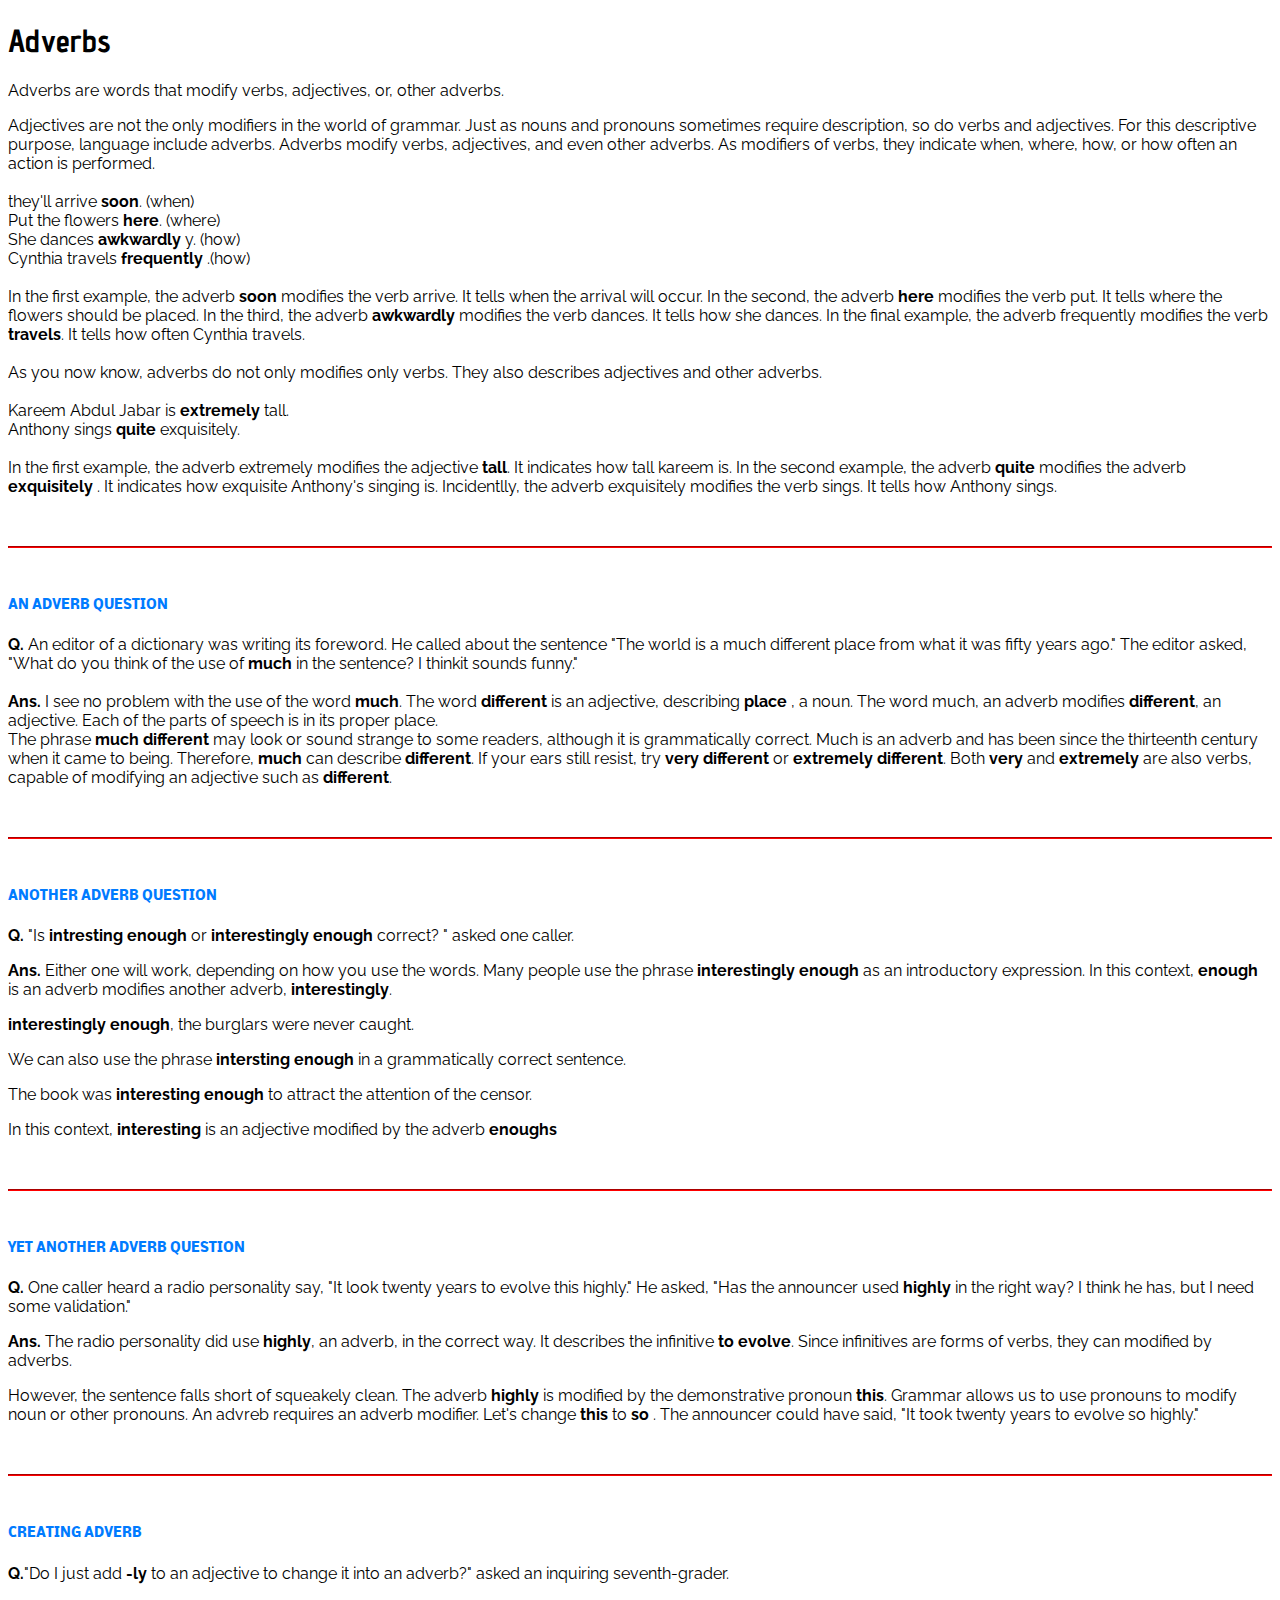
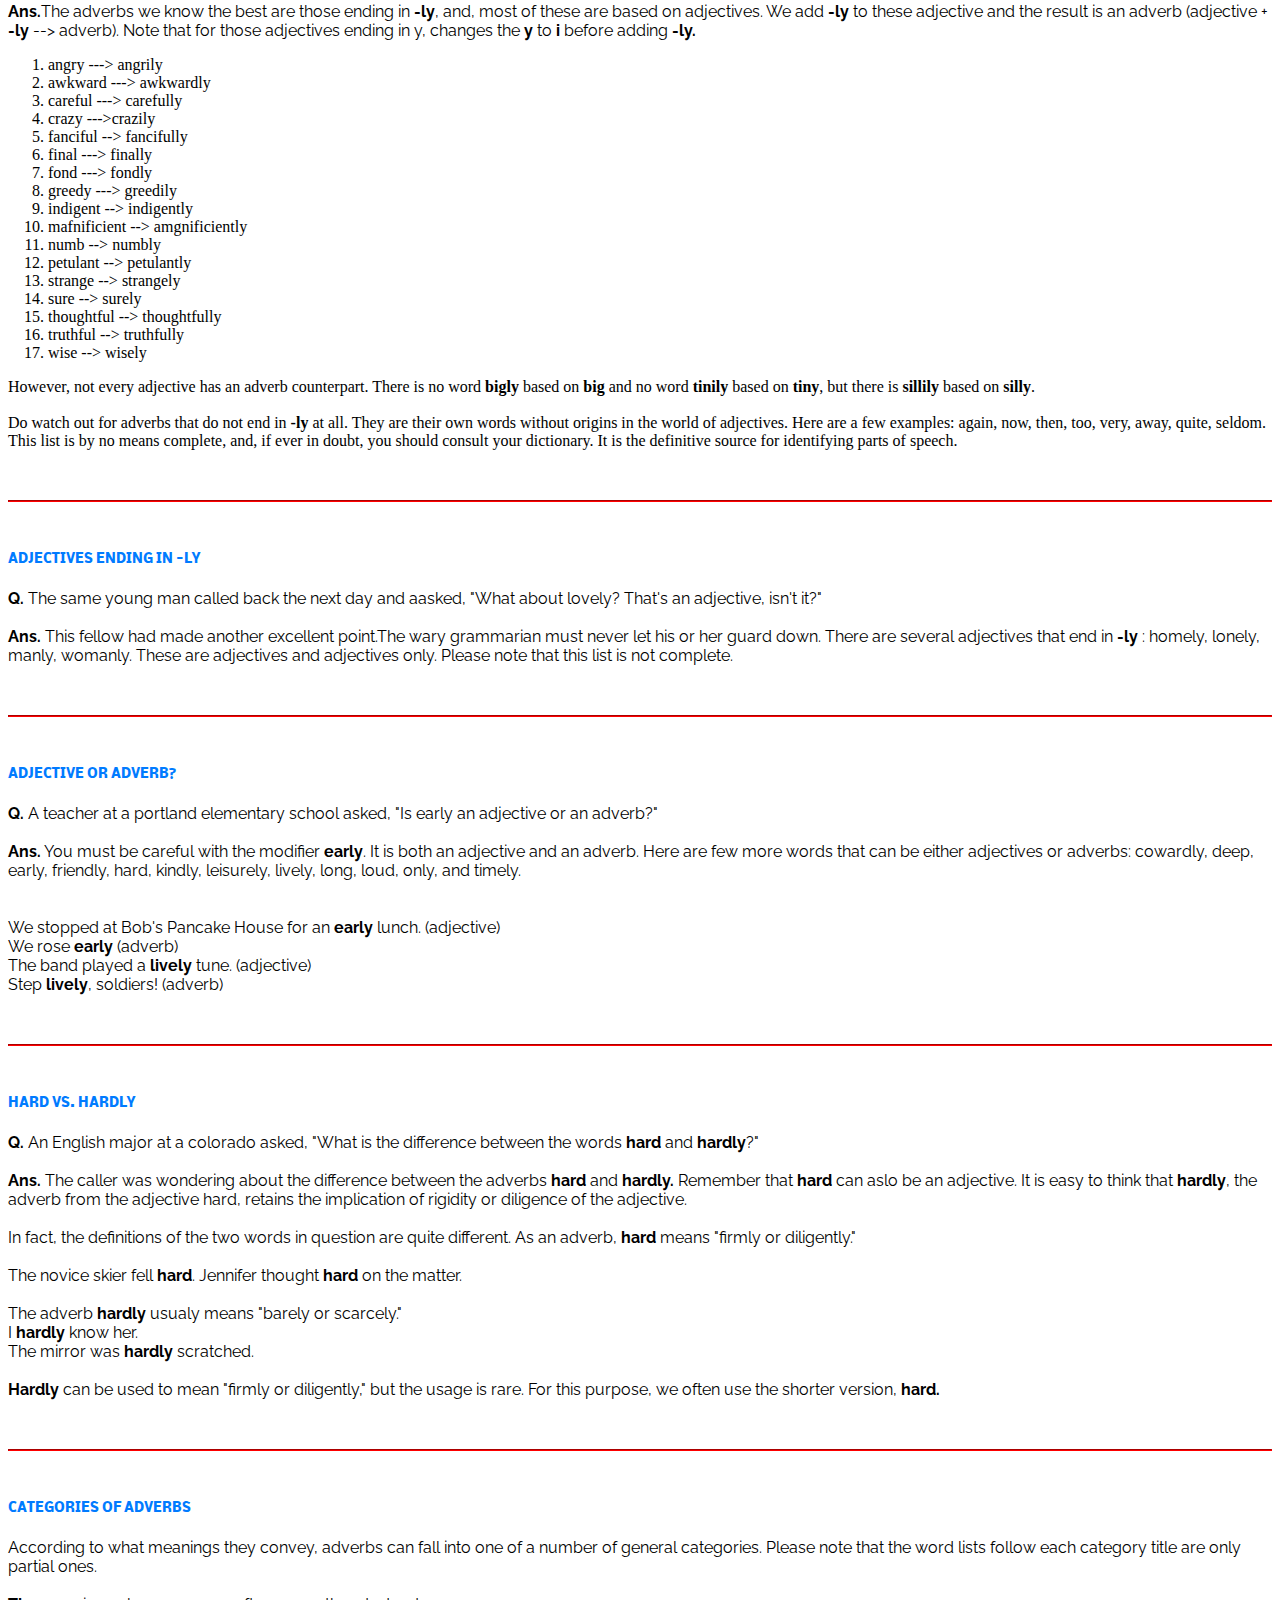
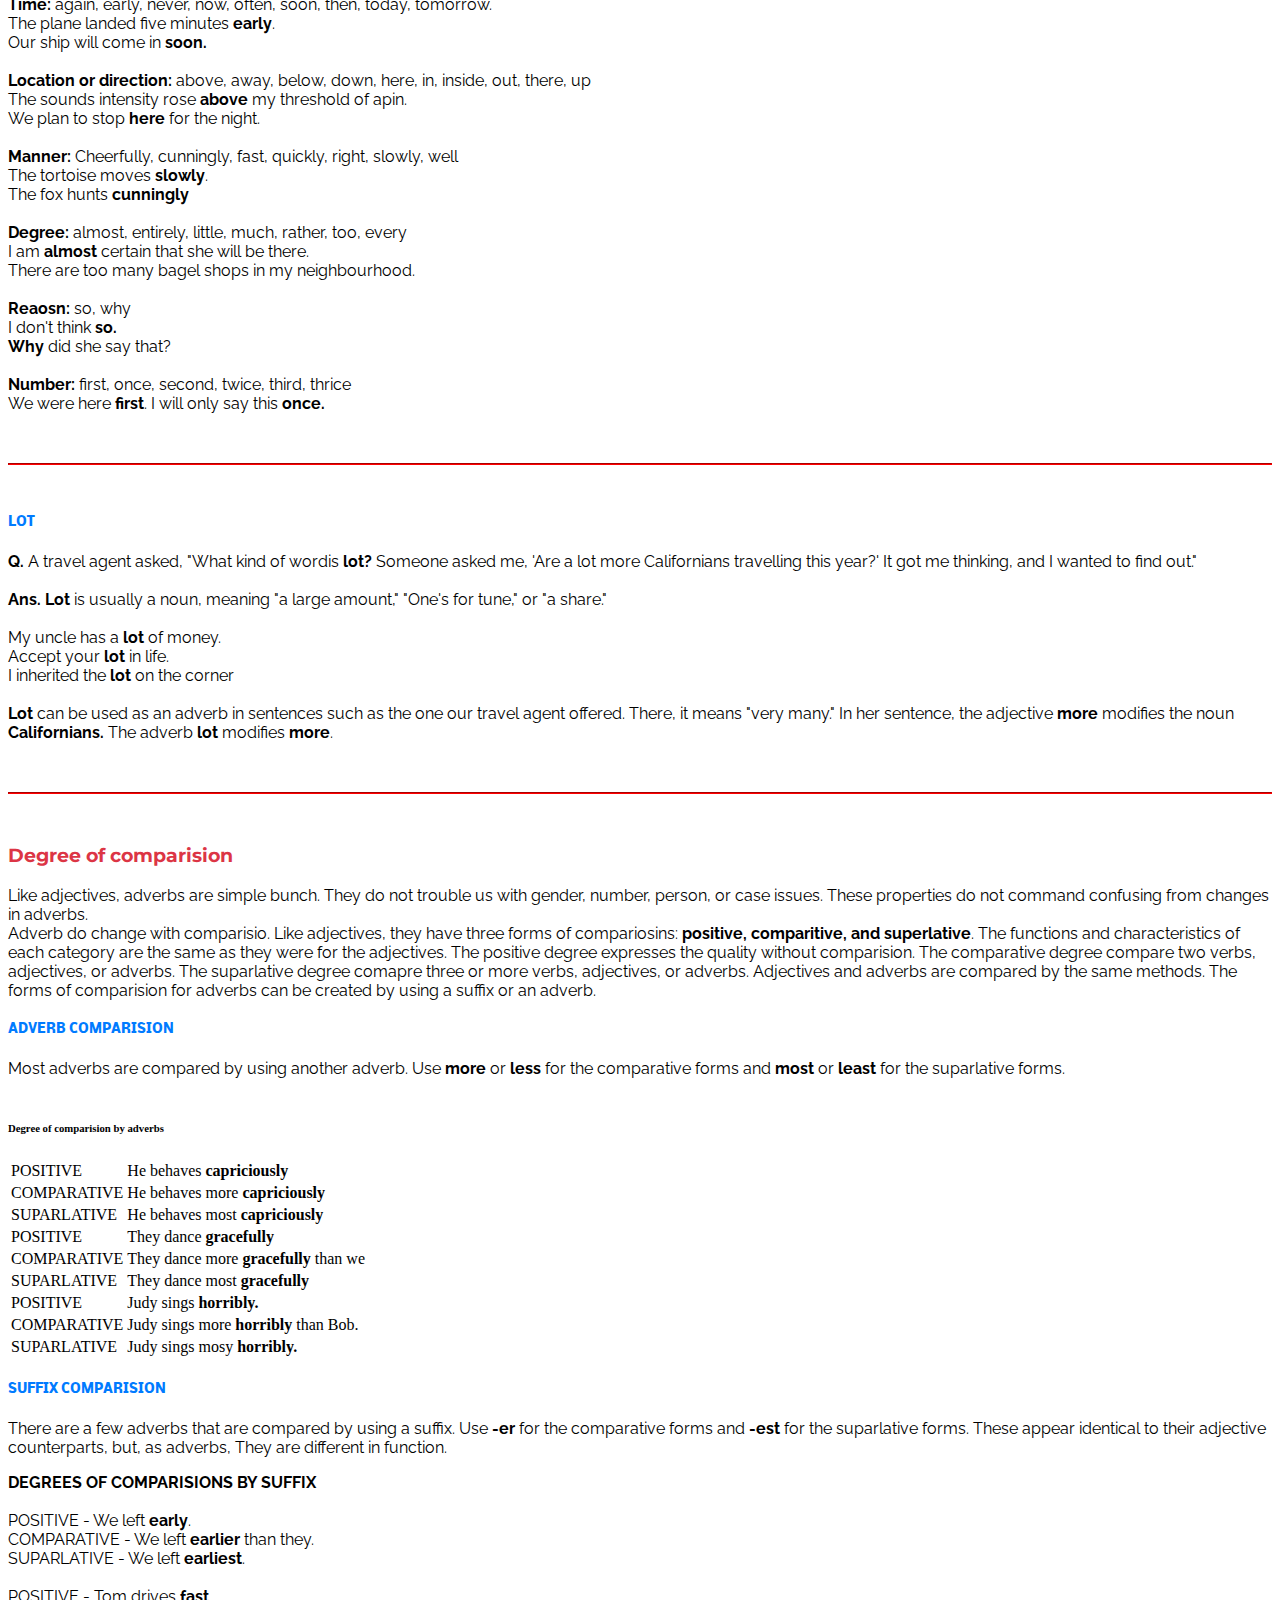
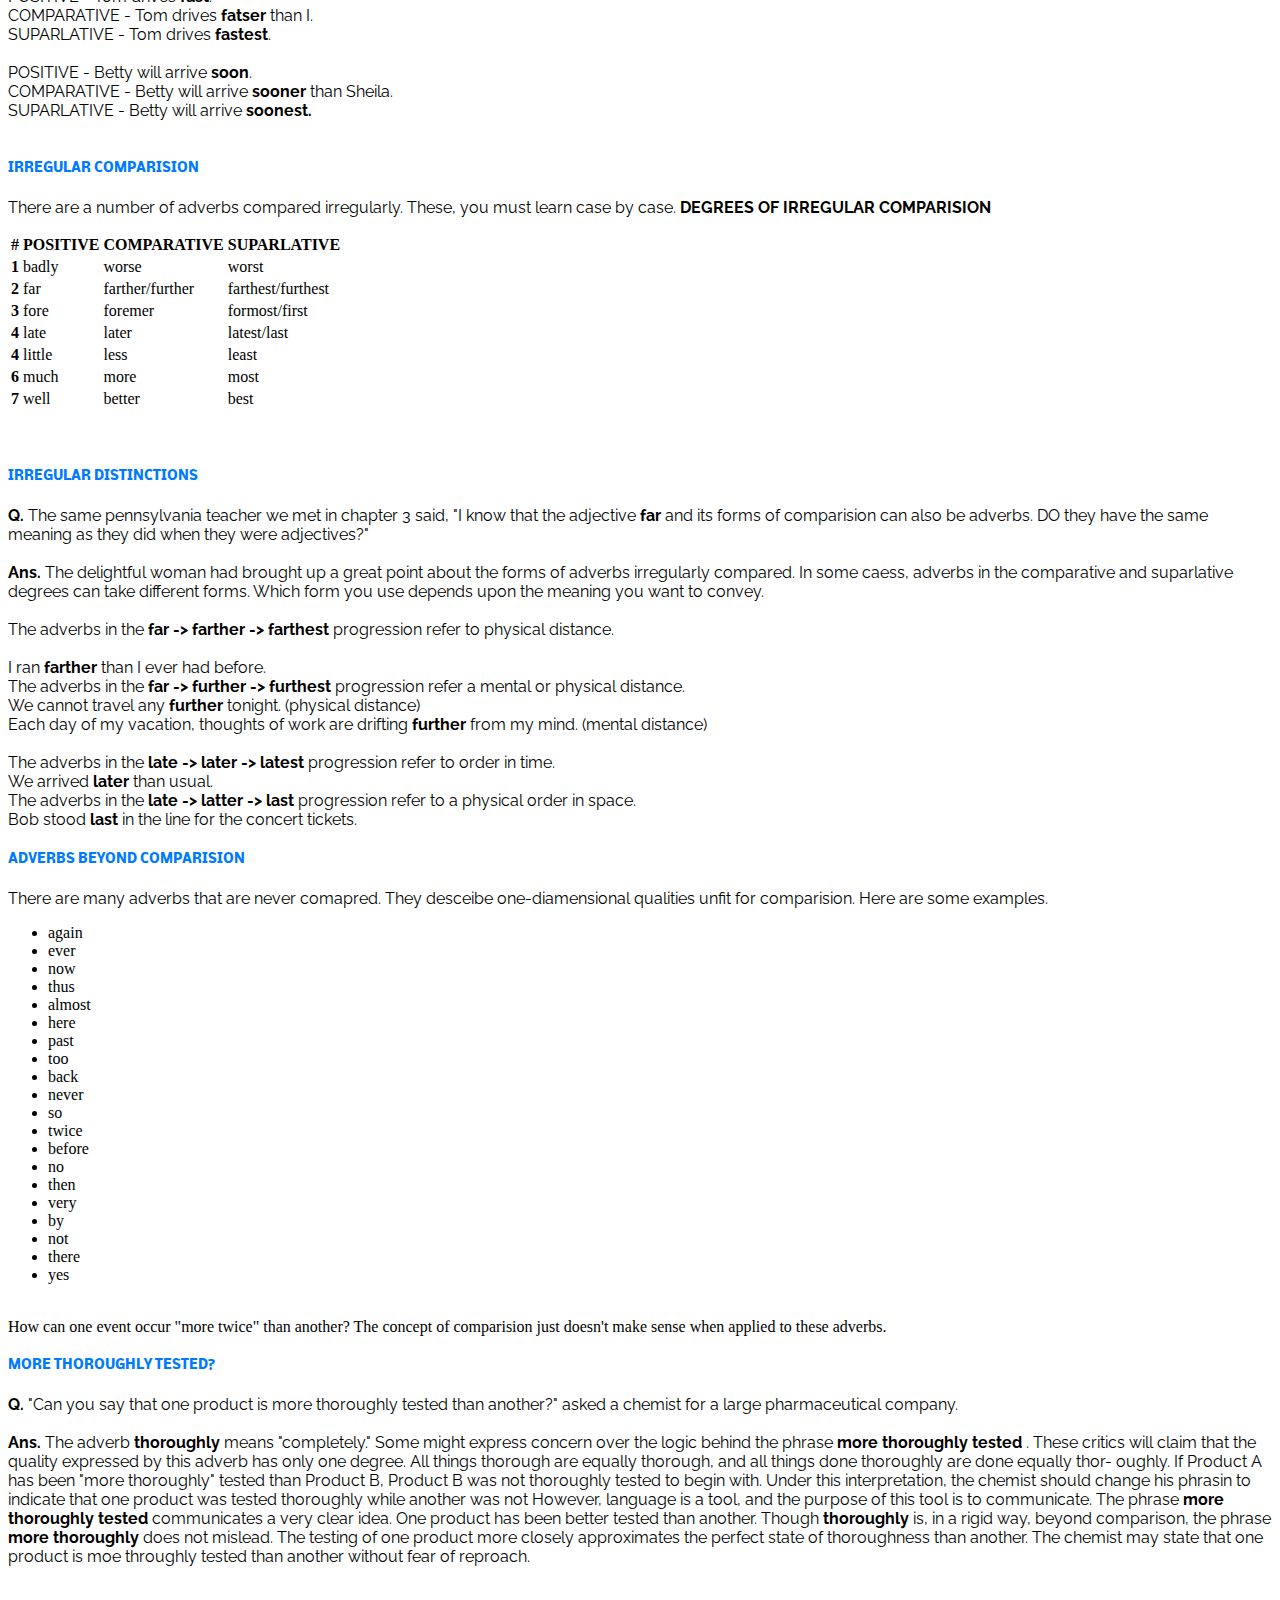
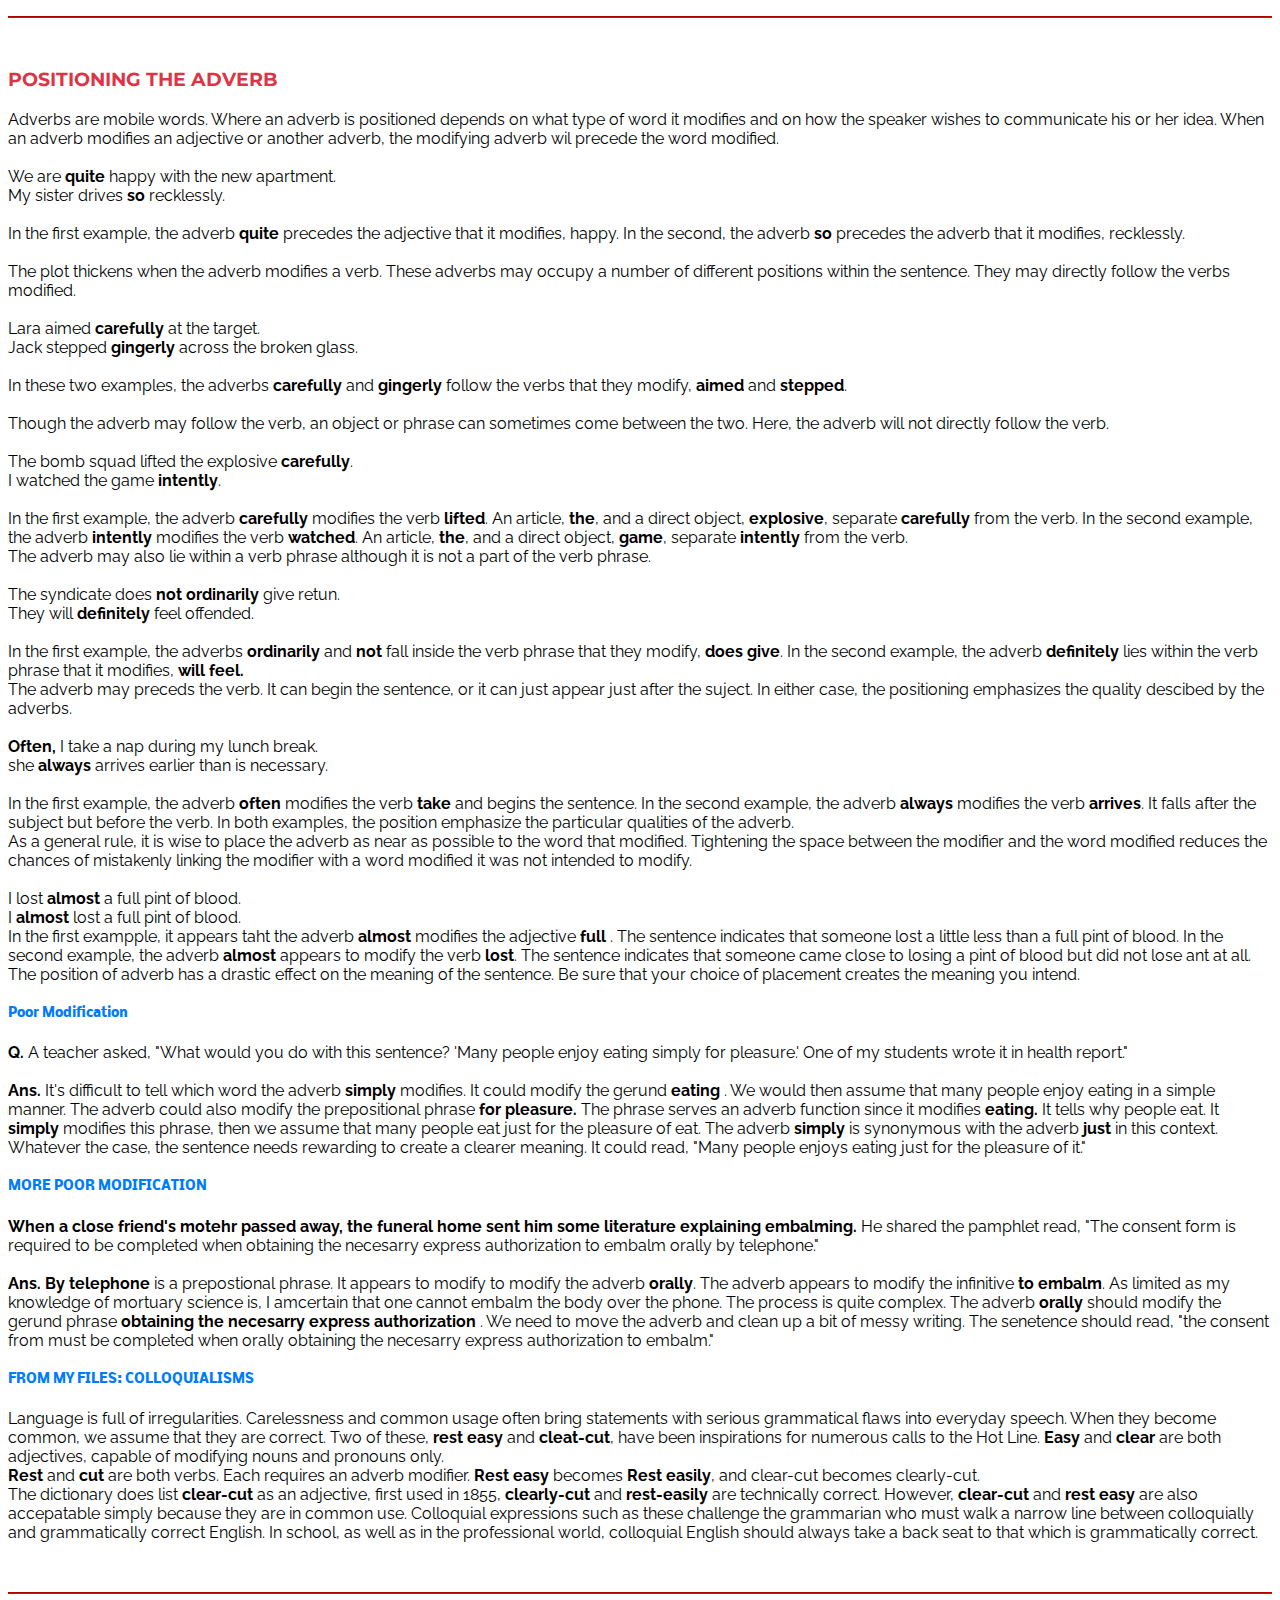
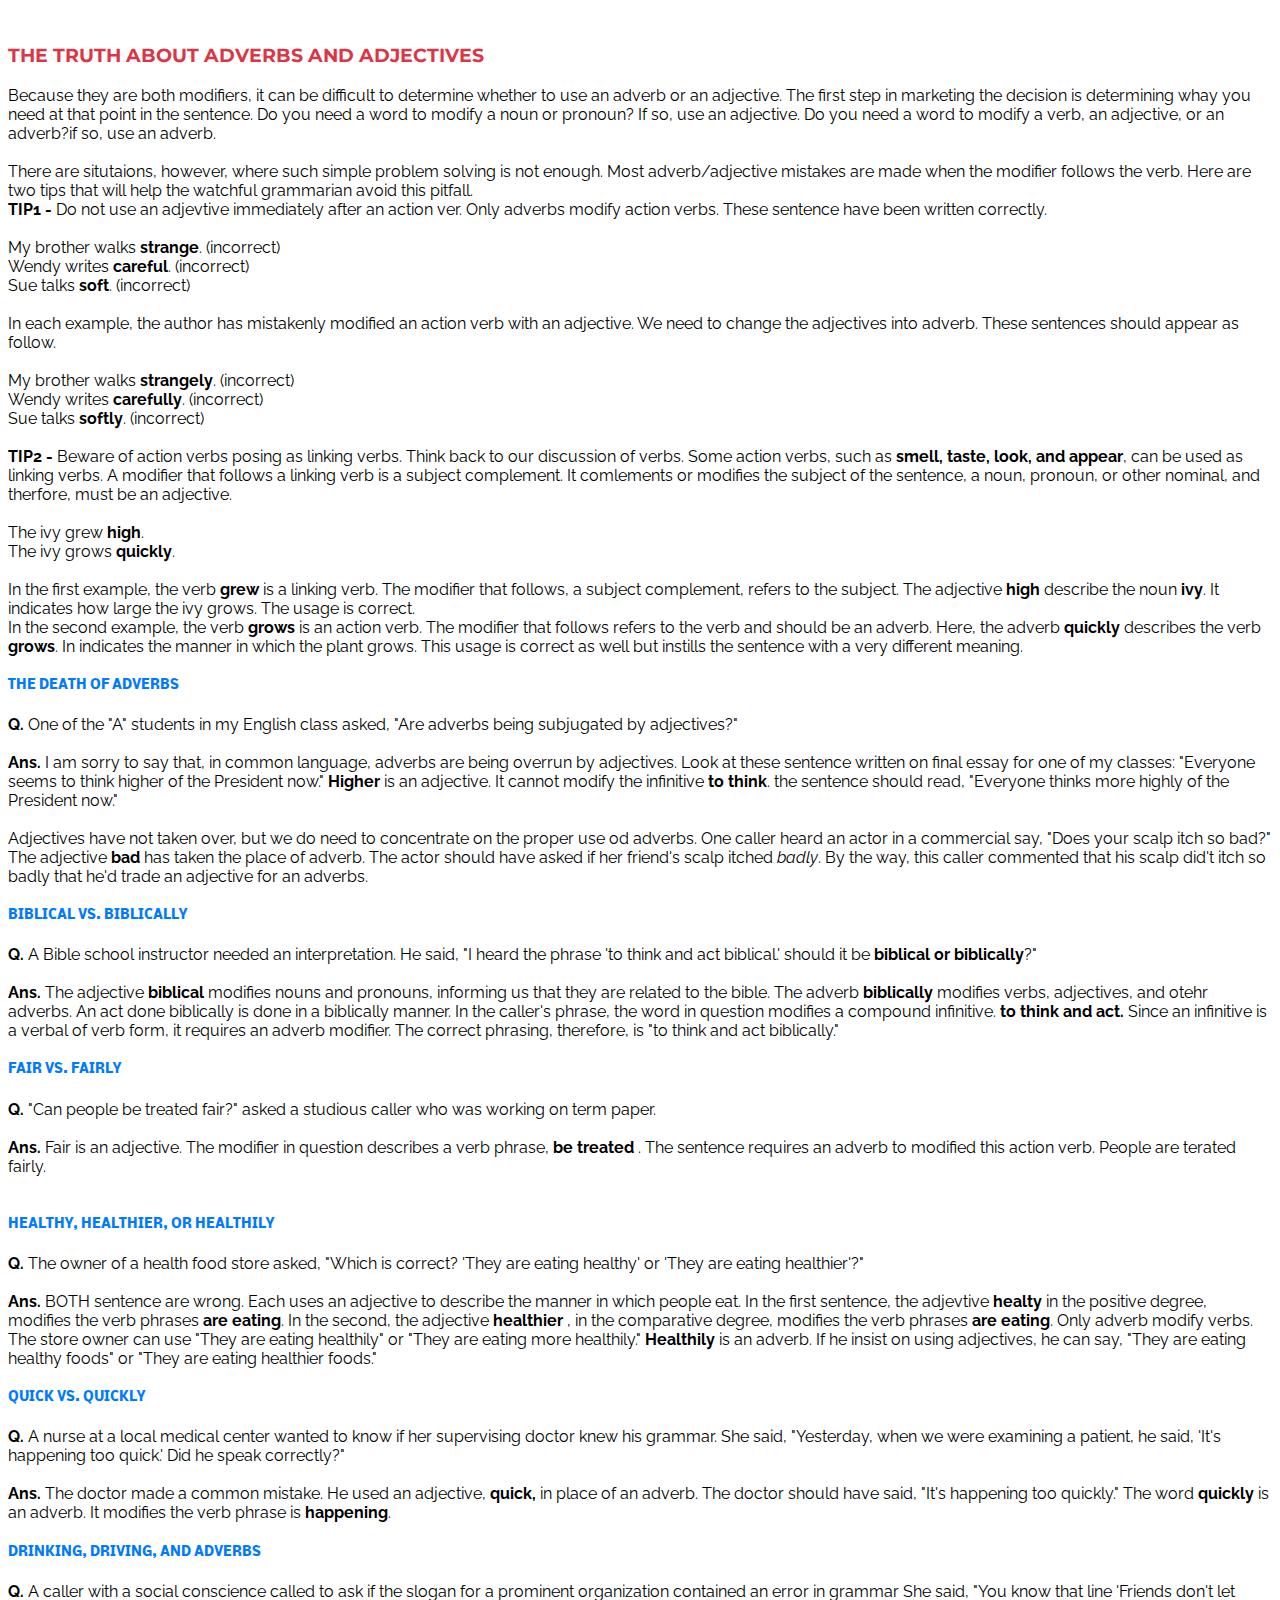
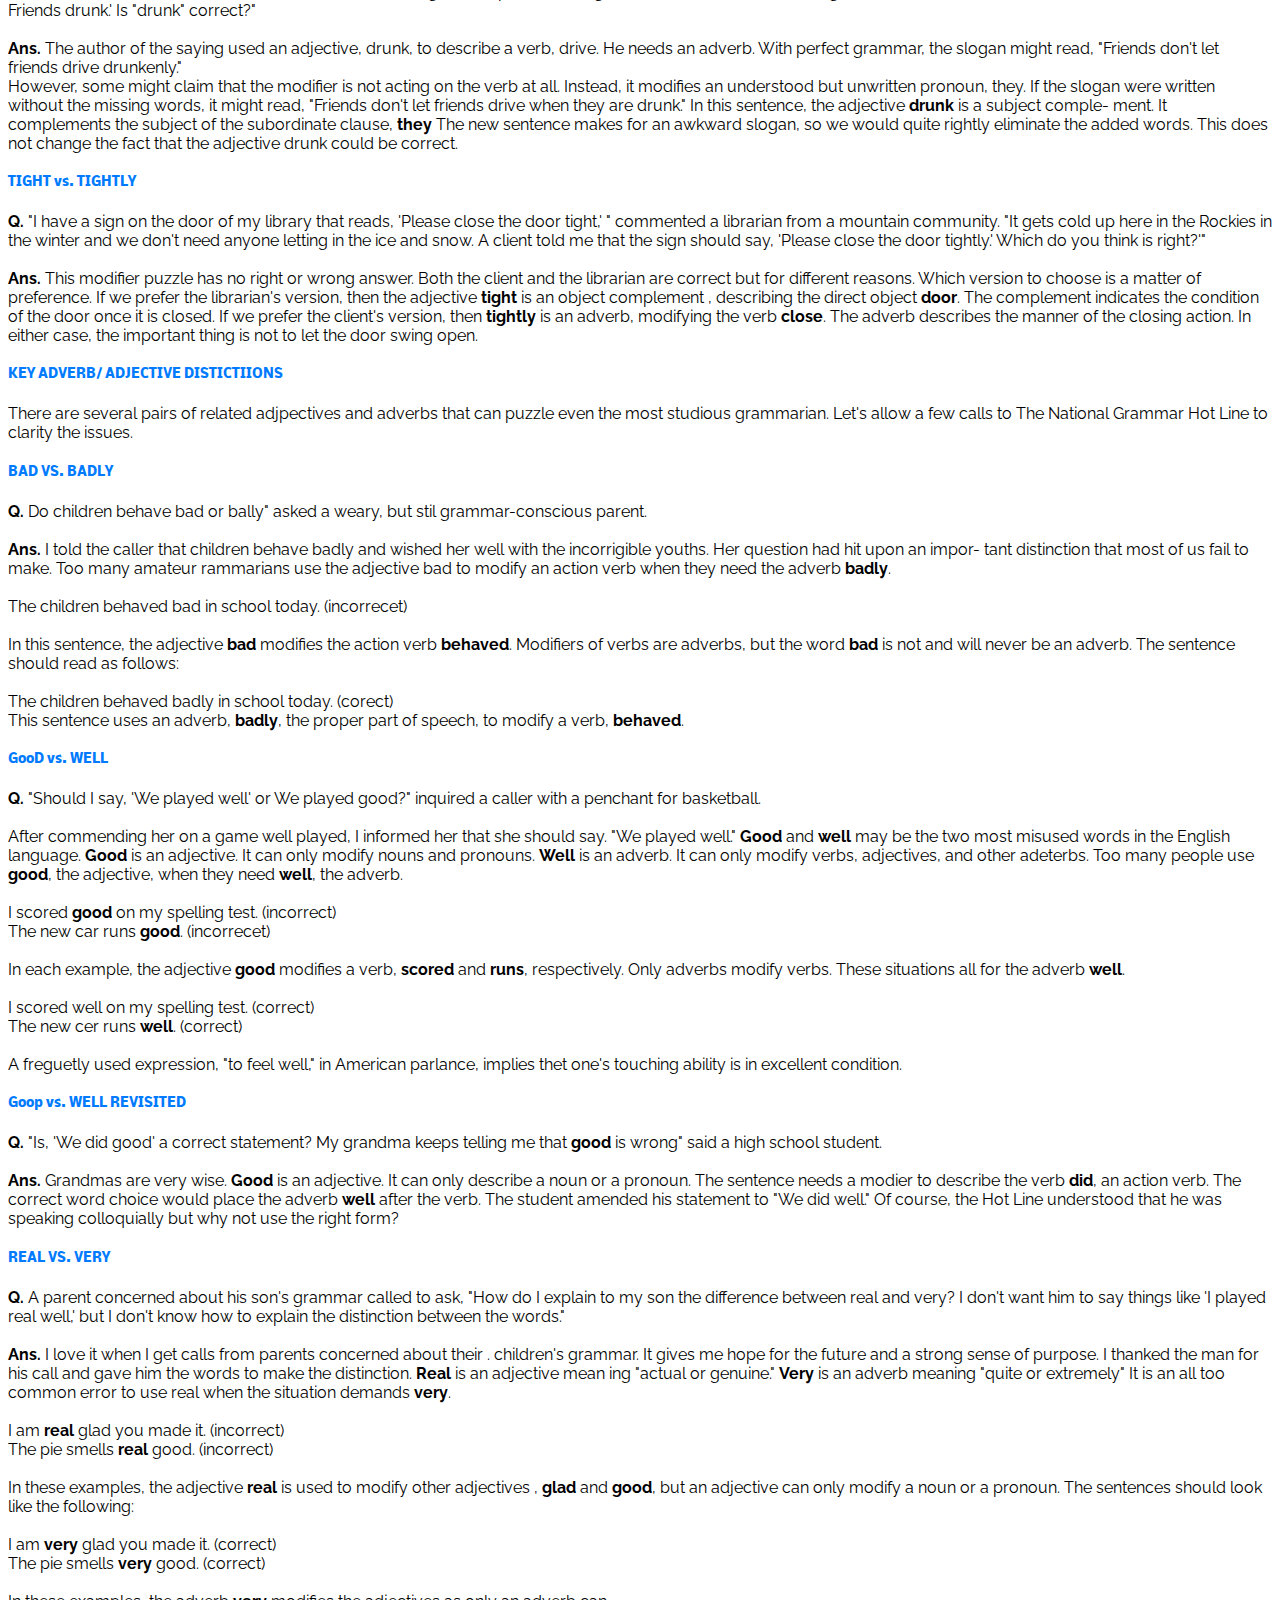
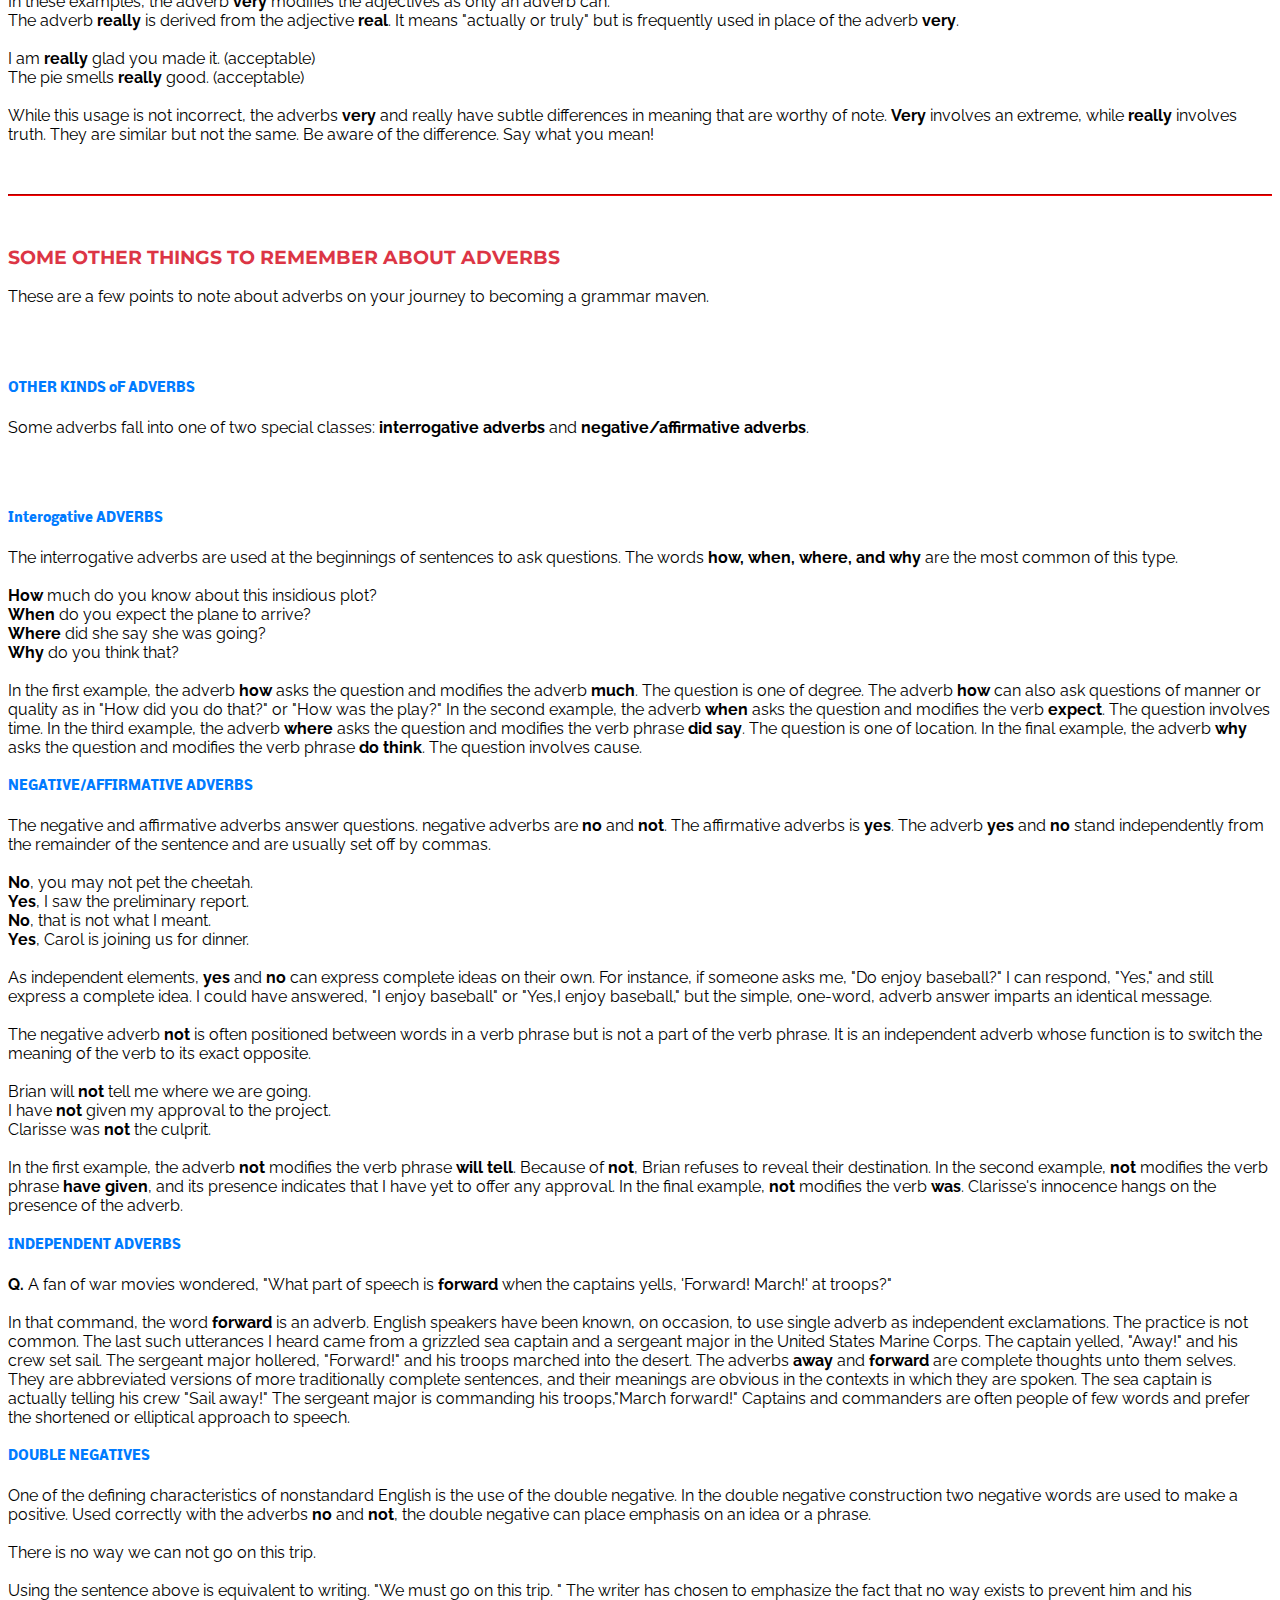
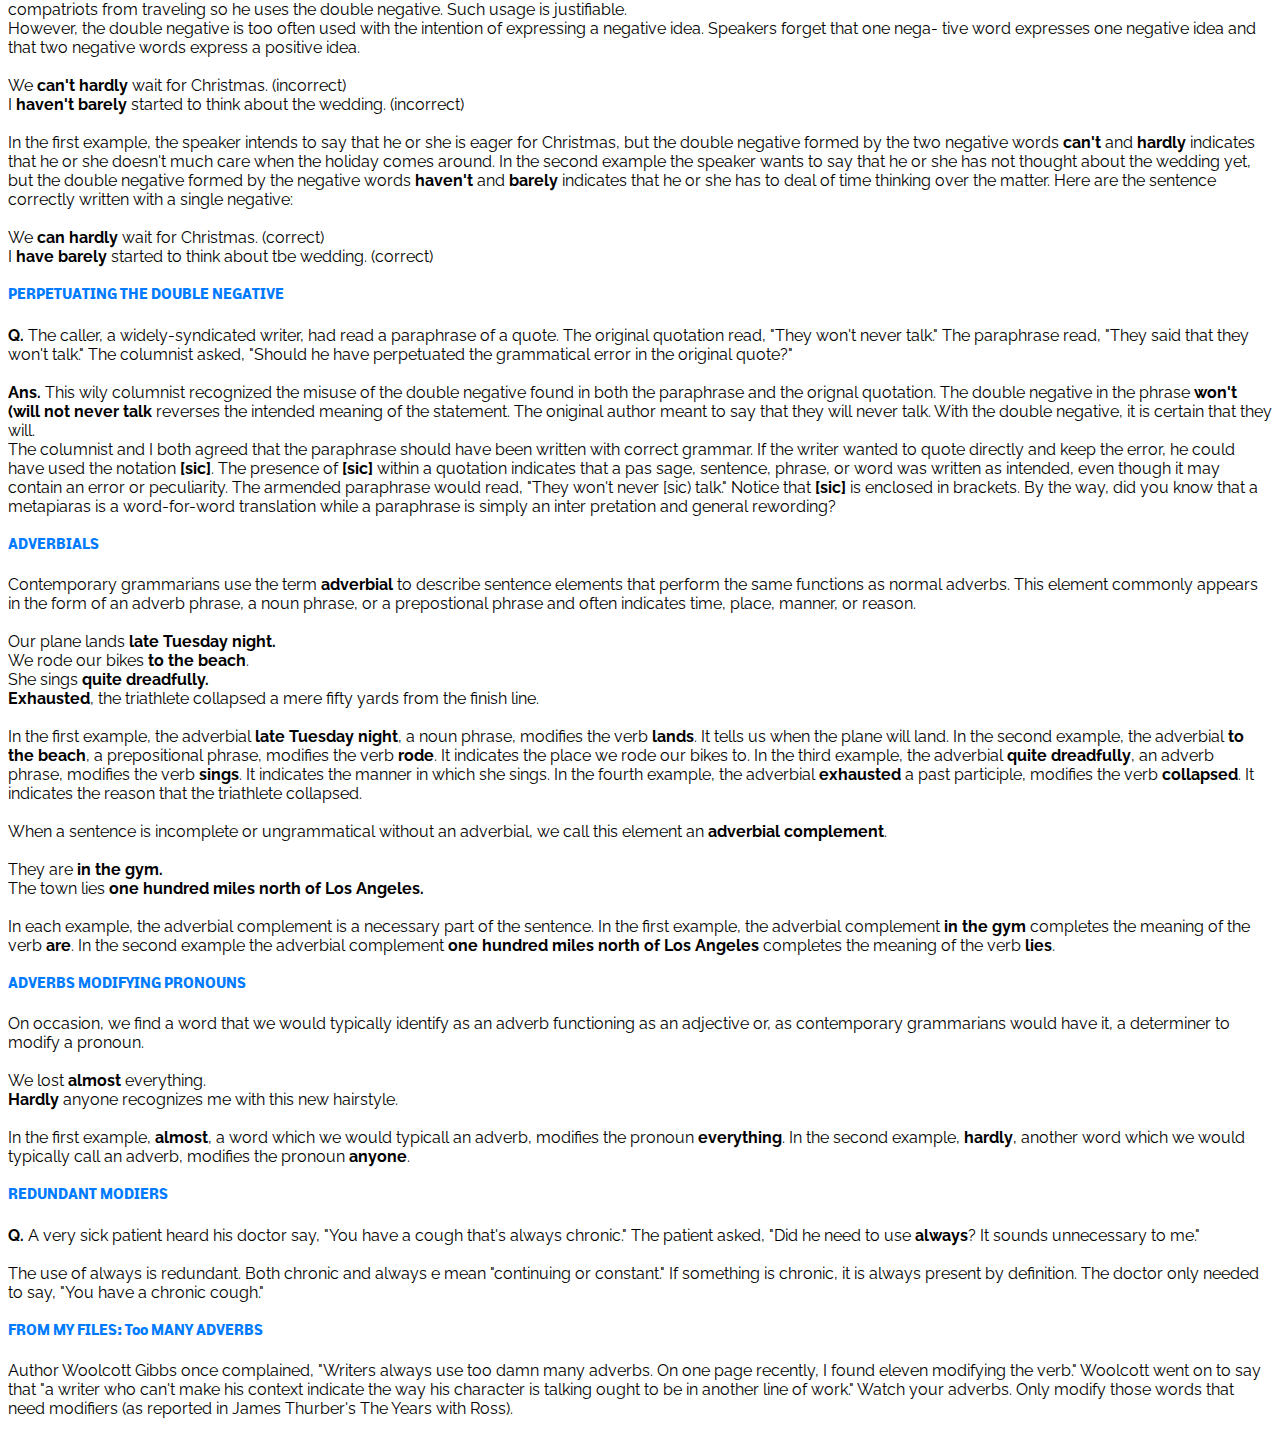
<file: adverbs.html>
<!DOCTYPE html>
<html lang="en">
<head>
  <meta charset="UTF-8">
  <meta name="viewport" content="width=device-width, initial-scale=1.0">
  <meta http-equiv="X-UA-Compatible" content="ie=edge">
  <title>Adverbs</title>
  <link href="https://fonts.googleapis.com/css?family=Ubuntu" rel="stylesheet">
  <link href="https://fonts.googleapis.com/css?family=Advent+Pro|Montserrat|Nobile|Raleway" rel="stylesheet">
  <link rel="stylesheet" href="https://stackpath.bootstrapcdn.com/bootstrap/4.1.3/css/bootstrap.min.css" integrity="sha384-MCw98/SFnGE8fJT3GXwEOngsV7Zt27NXFoaoApmYm81iuXoPkFOJwJ8ERdknLPMO" crossorigin="anonymous">
  <link rel="stylesheet" href="css/main.css">
</head>
<body>
  <section id="intro" class="mb-5 pb-5">
    <div class="container ">

        <h1 class="my-4 text-center">Adverbs</h1>

        <div class="border p-4 mt-3 h5 Ubuntu text-center">
          <p>
            Adverbs are words that modify verbs, adjectives, or, other adverbs.
          </p>
        </div>

        <div class="mt-4">
          <p>
            Adjectives are not the only modifiers in the world of grammar. Just as nouns and pronouns sometimes require
            description, so do verbs and adjectives. For this descriptive purpose, language include adverbs. Adverbs modify
            verbs, adjectives, and even other adverbs. As modifiers of verbs, they indicate when, where, how, or how often an action
            is performed.<br><br>
            they'll arrive <strong>soon</strong>. (when) <br>
            Put the flowers <strong>here</strong>. (where) <br>
            She dances <strong> awkwardly</strong> y. (how) <br>
            Cynthia travels <strong>frequently </strong>.(how) <br><br>

            In the first example, the adverb <strong>soon</strong> modifies the verb arrive. It tells when the arrival
            will occur. In the second, the adverb <strong>here</strong> modifies the verb put. It tells where the flowers should
            be placed. In the third, the adverb   <strong>awkwardly</strong> modifies the verb dances. It tells how she dances.
            In the final example, the adverb frequently modifies the verb <strong>travels</strong>. It tells how often Cynthia travels.<br><br>

            As you now know, adverbs do not only modifies only verbs. They also describes adjectives and other adverbs.<br><br>

            Kareem Abdul Jabar is <strong>extremely </strong> tall.<br>
            Anthony sings <strong>quite</strong>  exquisitely.  <br><br>

            In the first example, the adverb extremely modifies the adjective <strong>tall</strong>. It indicates how tall kareem is.
            In the second example, the adverb <strong>quite</strong> modifies the adverb <strong>exquisitely </strong>
            . It indicates how exquisite Anthony's singing is. Incidentlly, the adverb exquisitely modifies the verb sings. It tells
            how Anthony sings.
          </p>
        </div>

        <hr>

        <div class="">
          <h5 class="">AN ADVERB QUESTION</h5>
          <p>
            <strong>Q.</strong>   An editor of a dictionary was writing its foreword. He called about the sentence "The world is a much different place
            from what it was fifty years ago." The editor asked, "What do you think of the use of <strong>much</strong> in the sentence? I thinkit sounds funny." <br>
            <br><strong> Ans.</strong> I see no problem with the use of the word   <strong>much</strong>. The word <strong>different</strong> is an adjective, describing <strong>place</strong>
            , a noun. The word much, an adverb modifies <strong>different</strong>, an adjective. Each of the parts of speech is in its proper place.

            <br>

            The phrase <strong>much different</strong> may look or sound strange to some readers, although it is grammatically correct. Much is an adverb and has been
            since the thirteenth century when it came to being. Therefore, <strong>much</strong> can describe <strong>different</strong>.
            If your ears still resist, try <strong>very different</strong> or <strong>extremely different</strong>. Both <strong>very </strong>
            and <strong>extremely</strong> are also verbs, capable of modifying an adjective such as <strong>different</strong>.
          </p>
        </div>
        <hr>

        <div class="mt-4">
          <h5>ANOTHER ADVERB QUESTION</h5>

          <p>
            <strong>Q.</strong> "Is <strong>intresting enough</strong> or <strong>interestingly enough</strong> correct? " asked one caller.
          </p>

          <p>
            <strong>Ans.</strong> Either one will work, depending on how you use the words. Many people use the phrase <strong>interestingly enough</strong>
            as an introductory expression. In this context, <strong>enough</strong> is an adverb modifies another adverb, <strong>interestingly</strong>.
          </p>

          <p><strong>interestingly enough</strong>, the burglars were never caught.</p>

          <p>We can also use the phrase <strong>intersting enough</strong> in a grammatically correct sentence.</p>

          <p>The book was <strong>interesting enough </strong> to attract the attention of the censor.</p>

          <p>In this context, <strong>interesting</strong> is an adjective modified by the adverb <strong>enoughs</strong></p>
        </div><hr>

        <div class="mt-5">
          <h5>YET ANOTHER ADVERB QUESTION</h5>

          <p>
            <strong>Q.</strong> One caller heard a radio personality say, "It look twenty years to evolve this highly." He asked, "Has the announcer used <strong>highly</strong> in the right way? I think he has, but I need some validation."

            <p>
              <strong>Ans.</strong> The radio personality did use <strong>highly</strong>, an adverb, in the correct way. It
              describes the infinitive <strong>to evolve</strong>. Since infinitives are forms of verbs, they can modified by adverbs.
            </p>

            <p>
              However, the sentence falls short of squeakely clean. The adverb <strong>highly</strong> is modified by the demonstrative
              pronoun <strong>this</strong>. Grammar allows us to use pronouns to modify noun or other pronouns. An advreb requires an adverb modifier. Let's change <strong>this</strong> to <strong>so</strong>
              . The announcer could have said, "It took twenty years to evolve so highly."
            </p>

          </p>
        </div><hr>

        <div class="mt-5">
          <h5>CREATING ADVERB</h5>

          <p>
            <strong>Q.</strong>"Do I just add <strong>-ly</strong> to an adjective to change it into an adverb?" asked an inquiring seventh-grader.
            <br><br>
            <strong>Ans.</strong>The adverbs we know the best are those ending in <strong>-ly</strong>, and, most of these are based on adjectives. We add <strong>-ly</strong>
            to these adjective and the result is an adverb (adjective + <strong>-ly</strong> --> adverb).
            Note that for those adjectives ending in y, changes the <strong>y</strong> to <strong>i</strong> before adding <strong>-ly.</strong>
          </p>
          <ol>
            <li>angry ---> angrily</li>
            <li>awkward ---> awkwardly</li>
            <li>careful ---> carefully</li>
            <li>crazy --->crazily</li>
            <li>fanciful --> fancifully</li>
            <li>final ---> finally</li>
            <li>fond ---> fondly</li>
            <li>greedy ---> greedily</li>
            <li>indigent --> indigently</li>
            <li>mafnificient --> amgnificiently</li>
            <li>numb --> numbly</li>
            <li>petulant --> petulantly</li>
            <li>strange --> strangely</li>
            <li>sure --> surely</li>
            <li>thoughtful --> thoughtfully</li>
            <li>truthful --> truthfully</li>
            <li>wise --> wisely</li>
          </ol>

          However, not every adjective has an adverb counterpart. There is no word <strong>bigly</strong> based on <strong>big</strong>
          and no word <strong>tinily</strong> based on <strong>tiny</strong>, but there is <strong>sillily</strong> based on <strong>silly</strong>.

          <br><br>Do watch out for adverbs that do not end in <strong>-ly</strong> at all. They are their own words without origins in the world
          of adjectives. Here are a few examples: again, now, then, too, very, away, quite, seldom. This list is by no means complete, and,
          if ever in doubt, you should consult your dictionary. It is the definitive source for identifying parts of speech.

        </div><hr>

        <div class="">
          <h5>ADJECTIVES ENDING IN -LY</h5>

          <p>
            <strong>Q.</strong> The same young man called back the next day and aasked, "What about lovely?
            That's an adjective, isn't it?"
            <br><br>
            <strong>Ans.</strong> This fellow had made another excellent point.The wary grammarian must never let his or her guard down. There are several adjectives that end in <strong>-ly</strong>
            : homely, lonely, manly, womanly. These are adjectives and adjectives only. Please note that this list is not complete.
          </p>
        </div><hr>

        <div class="">
          <h5>ADJECTIVE OR ADVERB?</h5>

          <p>
            <strong>Q.</strong> A teacher at a portland elementary school asked, "Is early an adjective or an adverb?"
            <br><br>
            <strong>Ans.</strong> You must be careful with the modifier <strong>early</strong>. It is both an adjective and an adverb.
            Here are few more words that can be either adjectives or adverbs: cowardly, deep, early, friendly, hard, kindly, leisurely,
            lively, long, loud, only, and timely.
            <br> <br><br>
            We stopped at Bob's Pancake House for an <strong>early</strong> lunch. (adjective) <br>
            We rose <strong>early</strong> (adverb) <br>
            The band played a <strong>lively</strong> tune. (adjective) <br>
            Step <strong>lively</strong>, soldiers! (adverb)

          </p>
        </div><hr>

        <div class="">
          <h5>HARD VS. HARDLY</h5>

          <p>
            <Strong>Q.</Strong> An English major at a colorado asked, "What is the difference between the words <strong>hard</strong>
            and <strong>hardly</strong>?" <br> <br>

            <strong>Ans.</strong> The caller was wondering about the difference between the adverbs <strong>hard</strong>
            and <strong>hardly.</strong> Remember that <strong>hard</strong> can aslo be an adjective. It is easy to think
            that <strong>hardly</strong>, the adverb from the adjective hard, retains the implication of rigidity or diligence
            of the adjective.

            <br><br>In fact, the definitions of the two words in question are quite different. As an adverb, <strong>hard</strong>
            means "firmly or diligently."<br><br>

            The novice skier fell <strong> hard</strong>.
            Jennifer thought <strong>hard</strong> on the matter. <br><br>

            The adverb <strong>hardly</strong> usualy means "barely or scarcely."<br>
            I <strong>hardly</strong> know her. <br>
            The mirror was <strong>hardly</strong> scratched.

            <br><br>

            <strong>Hardly</strong> can be used to mean "firmly or diligently," but the usage is rare. For this purpose, we often use the shorter version, <strong>hard.</strong>
          </p>
        </div><hr>

        <div class="">
          <h5>CATEGORIES OF ADVERBS</h5>

          <p>
            According to what meanings they convey, adverbs can fall into one of a number of general categories. Please note
            that the word lists follow each category title are only partial ones. <br> <br>
            <strong>Time:</strong> again, early, never, now, often, soon, then, today, tomorrow. <br>
            The plane landed five minutes <strong>early</strong>.
            <br>Our ship will come in <strong>soon.</strong><br> <br>

            <strong>Location or direction:</strong> above, away, below, down, here, in, inside, out, there, up <br>
            The sounds intensity rose <strong>above</strong> my threshold of apin. <br>
            We plan to stop <strong>here </strong> for the night.  <br><br>

            <strong>Manner: </strong> Cheerfully, cunningly, fast, quickly, right, slowly, well <br>
            The tortoise moves <strong>slowly</strong>. <br>
            The fox hunts <strong>cunningly</strong> <br><br>

            <strong>Degree: </strong> almost, entirely, little, much, rather, too, every <br>
            I am <strong>almost</strong> certain that she will be there. <br>
            There are too many bagel shops in my neighbourhood. <br><br>

            <strong>Reaosn: </strong> so, why <br>
            I don't think <strong>so.</strong> <br>
            <strong>Why</strong> did she say that? <br><br>

            <strong>Number: </strong>first, once, second, twice, third, thrice <br>
            We were here <strong>first</strong>.
            I will only say this <strong>once.</strong>

          </p>
        </div><hr>

        <div class="">
          <h5>LOT</h5>

          <p>
            <strong> Q. </strong> A travel agent asked, "What kind of wordis <strong>lot?</strong> Someone asked me, 'Are a lot more Californians
            travelling this year?' It got me thinking, and I wanted to find out." <br><br>

            <strong>Ans. </strong> <strong>Lot</strong> is usually a noun, meaning "a large amount," "One's for tune,"
            or "a share." <br><br>

            My uncle has a <strong>lot</strong> of money. <br>
            Accept your <strong>lot</strong> in life. <br>
            I  inherited the <strong>lot</strong> on the corner <br><br>

            <strong>Lot</strong> can be used as an adverb in sentences such as the one our travel agent offered. There, it means "very many." In her
            sentence, the adjective <strong>more</strong> modifies the noun <strong>Californians.</strong> The adverb <strong>lot</strong> modifies <strong>more</strong>.
          </p>
        </div> <hr>

        <div class="">
          <h3 class="text-uppercase">Degree of comparision </h3>

          <p>
            Like adjectives, adverbs are simple bunch. They do not trouble us with gender, number, person, or case issues.
            These properties do not command confusing from changes in adverbs. <br>
            Adverb do change with comparisio. Like adjectives, they have three forms of compariosins: <strong>positive, comparitive, and superlative</strong>.
            The functions and characteristics of each category are the same as they were for the adjectives. The positive degree expresses the quality without comparision.
            The comparative degree compare two verbs, adjectives, or adverbs. The suparlative degree comapre three or more verbs, adjectives, or adverbs. Adjectives and adverbs are compared by the same methods.
            The forms of comparision for adverbs can be created by using a suffix or an adverb.
          </p>

          <h5>ADVERB COMPARISION</h5>
          <p>
            Most adverbs are compared by using another adverb. Use <strong>more</strong> or <strong>less</strong> for the comparative forms and <strong>most</strong>
            or <strong>least</strong> for the suparlative forms. <br> <br> </p>

            <table class="table table-borderless">
              <thead>
                <h6>Degree of comparision by adverbs</h6>
              </thead>
                <tbody>
                  <tr >
                    <td>POSITIVE</td>
                    <td>He behaves <strong>capriciously</strong></td>
                  </tr>
                  <tr>
                    <td>COMPARATIVE</td>
                    <td>He behaves more <strong>capriciously</strong></td>
                  </tr>
                  <tr>
                    <td>SUPARLATIVE</td>
                    <td>He behaves most <strong>capriciously</strong></td>
                  </tr>

                  <tr >
                    <td>POSITIVE</td>
                    <td>They dance <strong>gracefully</strong></td>
                  </tr>
                  <tr>
                    <td>COMPARATIVE</td>
                    <td>They dance more <strong>gracefully</strong> than we</td>
                  </tr>
                  <tr>
                    <td>SUPARLATIVE</td>
                    <td>They dance most <strong>gracefully</strong></td>
                  </tr>

                  <tr >
                    <td>POSITIVE</td>
                    <td>Judy sings <strong>horribly.</strong></td>
                  </tr>
                  <tr>
                    <td>COMPARATIVE</td>
                    <td>Judy sings more <strong>horribly</strong> than Bob.</td>
                  </tr>
                  <tr>
                    <td>SUPARLATIVE</td>
                    <td>Judy sings mosy <strong>horribly.</strong></td>
                  </tr>
                </tbody>
            </table>

            <h5>SUFFIX COMPARISION</h5>

            <p>
              There are a few adverbs that are compared by using a suffix. Use <strong> -er</strong> for the comparative forms and
              <strong>-est</strong> for the suparlative forms. These appear identical to their adjective counterparts, but, as adverbs, They
              are different in function.
            </p>
            <p class=" mt-1"><strong>DEGREES OF COMPARISIONS BY SUFFIX</strong>  <br><br>

              POSITIVE  -  We left <strong>early</strong>. <br>
              COMPARATIVE - We left <strong>earlier</strong> than they. <br>
              SUPARLATIVE - We left <strong>earliest</strong>. <br><br>

              POSITIVE - Tom drives <strong>fast</strong>. <br>
              COMPARATIVE - Tom drives <strong>fatser</strong> than I. <br>
              SUPARLATIVE - Tom drives <strong>fastest</strong>. <br><br>

              POSITIVE - Betty will arrive <strong>soon</strong>. <br>
              COMPARATIVE - Betty will arrive <strong>sooner</strong> than Sheila. <br>
              SUPARLATIVE - Betty will arrive <strong>soonest.</strong> <br><br> </p>

              <h5> IRREGULAR COMPARISION</h5>

              <p>
                There are a number of adverbs compared irregularly. These, you must learn case by case.
                <strong class="my-2">DEGREES OF IRREGULAR COMPARISION</strong>
              </p>

              <table class="table table-bordered">
                <thead>
                  <tr>
                    <th scope="col">#</th>
                    <th scope="col">POSITIVE</th>
                    <th scope="col">COMPARATIVE</th>
                    <th scope="col">SUPARLATIVE</th>
                  </tr>
                </thead>
                <tbody>
                  <tr>
                    <th scope="row">1</th>
                    <td>badly</td>
                    <td>worse</td>
                    <td>worst</td>
                  </tr>
                  <tr>
                    <th scope="row">2</th>
                    <td>far</td>
                    <td>farther/further</td>
                    <td>farthest/furthest</td>
                  </tr>

                  <tr>
                    <th scope="row">3</th>
                    <td>fore</td>
                    <td>foremer</td>
                    <td>formost/first</td>
                  </tr>

                  <tr>
                    <th scope="row">4</th>
                    <td>late</td>
                    <td>later</td>
                    <td>latest/last</td>
                  </tr>

                  <tr>
                    <th scope="row">4</th>
                    <td>little </td>
                    <td>less </td>
                    <td>least</td>
                  </tr>

                  <tr>
                    <th scope="row">6</th>
                    <td>much</td>
                    <td>more</td>
                    <td>most</td>
                  </tr>

                  <tr>
                    <th scope="row">7</th>
                    <td>well</td>
                    <td>better</td>
                    <td>best</td>
                  </tr>

                </tbody>
              </table>

              <br><br>
              <h5>IRREGULAR DISTINCTIONS</h5>

              <p>
                <strong>Q. </strong>The same pennsylvania teacher we met in chapter 3 said, "I know that the adjective
                <strong>far</strong> and its forms of comparision can also be adverbs. DO they have the same meaning as they did
                when they were adjectives?" <br><br>

                <strong>Ans.</strong> The delightful woman had brought up a great point about the forms of adverbs irregularly compared.
                In some caess, adverbs in the comparative and suparlative degrees can  take different forms.
                Which form you use depends upon the meaning you want to convey. <br><br>

                The adverbs in the <strong>far -> farther -> farthest</strong> progression refer to physical distance. <br>

                <br>I ran <strong>farther</strong> than I ever had before. <br>
                The adverbs in the <strong>far -> further -> furthest</strong> progression refer a mental or physical distance. <br>
                 We cannot travel any <strong>further</strong> tonight. (physical distance) <br>
                 Each day of my vacation, thoughts of work are drifting <strong>further</strong> from my mind. (mental distance) <br><br>

                 The adverbs in the <strong>late -> later -> latest</strong> progression refer to order in time. <br>

                 We arrived <strong>later</strong> than usual. <br>

                 The adverbs in the <strong>late -> latter -> last</strong> progression refer to a physical order in space. <br>

                 Bob stood <strong>last</strong> in the line for the concert tickets.

              </p>

              <h5>ADVERBS BEYOND COMPARISION</h5>

              <p>
                There are many adverbs that are never comapred. They desceibe one-diamensional qualities unfit for comparision. Here are some examples.
                <ul>
                  <li>again</li>
                  <li>ever</li>
                  <li>now</li>
                  <li>thus</li>
                  <li>almost</li>
                  <li>here</li>
                  <li>past</li>
                  <li>too</li>
                  <li>back</li>
                  <li>never</li>
                  <li>so</li>
                  <li>twice</li>
                  <li>before</li>
                  <li>no</li>
                  <li>then</li>
                  <li>very</li>
                  <li>by</li>
                  <li>not</li>
                  <li>there</li>
                  <li>yes</li>
                </ul>
                <br>
                How can one event occur "more twice" than another? The concept of comparision just doesn't
                make sense when applied to these adverbs.
              </p>

              <h5>MORE THOROUGHLY TESTED?</h5>

              <p>
                <strong>Q. </strong>"Can you say that one product is more thoroughly tested
                than another?" asked a chemist for a large pharmaceutical
                company. <br> <br>
                <strong>Ans. </strong>
                The adverb <strong>thoroughly</strong> means "completely." Some might
                express concern over the logic behind the phrase <strong>more thoroughly
                tested </strong>. These critics will claim that the quality expressed by
                this adverb has only one degree. All things thorough are equally
                thorough, and all things done thoroughly are done equally thor-
                oughly. If Product A has been "more thoroughly" tested than
                Product B, Product B was not thoroughly tested to begin with.
                Under this interpretation, the chemist should change his phrasin
                to indicate that one product was tested thoroughly while another
                was not
                However, language is a tool, and the purpose of this tool is to
                communicate. The phrase <strong>more thoroughly tested</strong> communicates
                a very clear idea. One product has been better tested than another.
                Though <strong>thoroughly</strong> is, in a rigid way, beyond comparison, the
                phrase <strong>more thoroughly</strong> does not mislead. The testing of one product
                 more closely approximates the perfect state of thoroughness
                than another. The chemist may state that one product is moe
                throughly tested than another without fear of reproach.

              </p>

        </div> <hr>

        <div class="">
          <h3>POSITIONING THE ADVERB</h3>

          <p>
            Adverbs are mobile words. Where an adverb is positioned
            depends on what type of word it modifies and on how the speaker
            wishes to communicate his or her idea. When an adverb modifies
            an adjective or another adverb, the modifying adverb wil
            precede the word modified. <br><br>

            We are <strong>quite</strong> happy with the new apartment. <br>
            My sister drives <strong>so</strong> recklessly. <br><br>

            In the first example, the adverb <strong>quite</strong> precedes the adjective that it
            modifies, happy. In the second, the adverb <strong>so</strong> precedes the adverb
            that it modifies, recklessly. <br> <br>

            The plot thickens when the adverb modifies a verb. These
            adverbs may occupy a number of different positions within the
            sentence. They may directly follow the verbs modified. <br> <br>

            Lara aimed <strong>carefully</strong> at the target. <br>
            Jack stepped <strong>gingerly</strong> across the broken glass. <br> <br>

            In these two examples, the adverbs <strong>carefully</strong> and <strong>gingerly</strong> follow
            the verbs that they modify, <strong>aimed</strong> and <strong>stepped</strong>. <br><br>

            Though the adverb may follow the verb, an object or phrase
            can sometimes come between the two. Here, the adverb will not
            directly follow the verb. <br><br>

            The bomb squad lifted the explosive <strong>carefully</strong>. <br>
            I watched the game <strong>intently</strong>. <br> <br>

            In the first example, the adverb <strong>carefully</strong> modifies the verb <strong>lifted</strong>.
            An article, <strong>the</strong>, and a direct object, <strong>explosive</strong>, separate <strong>carefully</strong>
            from the verb. In the second example, the adverb <strong>intently</strong> modifies
            the verb <strong>watched</strong>. An article, <strong>the</strong>, and a direct object, <strong>game</strong>,
            separate <strong>intently</strong> from the verb. <br>

            The adverb may also lie within a verb phrase although it is not
            a part of the verb phrase. <br> <br>

            The syndicate does <strong>not ordinarily</strong> give retun. <br>
            They will <strong>definitely</strong> feel offended. <br> <br>

            In the first example, the adverbs <strong>ordinarily</strong> and <strong>not</strong> fall inside the verb phrase that they modify, <strong>does give</strong>.
            In the second example, the adverb <strong>definitely</strong> lies within the verb phrase that it modifies, <strong>will feel.</strong><br>

            The adverb may preceds the verb. It can begin the sentence, or it can just appear just after the suject. In either case, the positioning emphasizes the quality
            descibed by the adverbs. <br> <br>

            <strong>Often,</strong> I take a nap during my lunch break. <br>
            she <strong>always</strong> arrives earlier than is necessary. <br><br>

            In the first example, the adverb <strong>often</strong> modifies the verb <strong>take</strong> and begins the sentence.
            In the second example, the adverb <strong>always</strong> modifies the verb <strong>arrives</strong>. It falls after the subject
            but before the verb. In both examples, the position emphasize the particular qualities of the adverb. <br>

            As a general rule, it is wise to place the adverb as near as possible to the word that modified. Tightening the space between the
            modifier and the word modified reduces the chances of mistakenly linking the modifier with a word modified it was not intended to modify.

            <br><br>I lost <strong>almost </strong>a full pint of blood. <br>
            I <strong>almost</strong> lost a full pint of blood. <br>

            In the first exampple, it appears taht the adverb <strong>almost </strong> modifies the adjective <strong>full</strong>
            . The sentence indicates that someone lost a little less than a full pint of blood. In the second example, the adverb <strong>almost</strong>
            appears to modify the verb <strong>lost</strong>. The sentence indicates that someone came close to losing a pint of blood but did not lose ant at all.
            The position of adverb has a drastic effect on the meaning of the sentence. Be sure that your choice of placement creates the meaning you intend.
          </p>
          <h5 class="text-uppercase">Poor Modification</h5>
          <p>
            <strong>Q. </strong>A teacher asked, "What would you do with this sentence? 'Many people enjoy eating simply for pleasure.' One of my students wrote it in health report." <br>
            <br><strong>Ans. </strong> It's difficult to tell which word the adverb <strong>simply</strong> modifies. It could modify the gerund <strong>eating</strong>
            . We would then assume that many people enjoy eating in a simple manner. The adverb could also modify the prepositional phrase <strong>for pleasure.</strong>
            The phrase serves an adverb function since it modifies <strong>eating.</strong> It tells why people eat. It <strong>simply</strong>
            modifies this phrase, then we assume that many people eat just for the pleasure of eat. The adverb <strong> simply</strong>
            is synonymous with the adverb <strong>just</strong> in this context. Whatever the case, the sentence needs rewarding to create a clearer meaning. It
            could read, "Many people enjoys eating just for the pleasure of it." <br>
           </p>

           <h5>MORE POOR MODIFICATION</h5>

           <p>
             <strong>When a close friend's motehr passed away, the funeral home sent him some literature explaining embalming.</strong>
              He shared the pamphlet read, "The consent form is required to be completed when obtaining the necesarry express authorization to embalm orally by telephone." <br><br>

              <strong>Ans.</strong> <strong>By telephone</strong> is a prepostional phrase. It appears to modify to modify the adverb <strong>orally</strong>.
              The adverb appears to modify the infinitive <strong>to embalm</strong>. As limited as my knowledge of mortuary science is, I amcertain that one cannot embalm the body over the phone. The process is quite complex.
              The adverb <strong>orally</strong> should modify the gerund phrase <strong>obtaining the necesarry express authorization</strong>
              . We need to move the adverb and clean up a bit of messy writing. The senetence should read, "the consent from must be completed when orally obtaining the necesarry express authorization to embalm."

           </p>

           <h5>FROM MY FILES: COLLOQUIALISMS</h5>

           <p>
             Language is full of irregularities. Carelessness and common usage often bring statements with serious grammatical flaws into everyday speech. When they become common, we assume that they are correct.
             Two of these, <strong>rest easy</strong> and <strong>cleat-cut</strong>, have been inspirations for numerous calls to the Hot Line. <strong>Easy</strong> and <strong>clear</strong>
             are both adjectives, capable of modifying nouns and pronouns only. <br>
             <strong>Rest</strong> and <strong>cut</strong> are both verbs. Each requires an adverb modifier. <strong>Rest easy</strong> becomes
             <strong>Rest easily</strong>, and clear-cut becomes clearly-cut. <br>

             The dictionary does list <strong>clear-cut</strong> as an adjective, first used in 1855, <strong>clearly-cut</strong> and
             <strong>rest-easily</strong> are technically correct. However, <strong>clear-cut</strong> and <strong>rest easy</strong> are
             also accepatable simply because they are in common use. Colloquial expressions such as these challenge the grammarian who must walk a narrow line between colloquially and grammatically correct English.
             In school, as well as in the professional world, colloquial English should always take a back seat to that which is grammatically correct.
           </p>
        </div> <hr>


        <div class="">
          <h3>THE TRUTH ABOUT ADVERBS AND ADJECTIVES</h3>
          <p>
            Because they are both modifiers, it can be difficult to determine whether to use an adverb or an adjective. The first step in marketing
            the decision is determining whay you need at that point in the sentence. Do you need a word to modify a noun or pronoun? If so,
            use an adjective. Do you need a word to modify a verb, an adjective, or an adverb?if so, use an adverb. <br><br>

            There are situtaions, however, where such simple problem solving is not enough. Most adverb/adjective mistakes are made when the modifier follows the verb. Here are two tips that will help
            the watchful grammarian avoid this pitfall. <br>

            <strong>TIP1 - </strong> Do not use an adjevtive immediately after an action ver. Only adverbs modify action verbs. These sentence have been written correctly. <br> <br>

            My brother walks <strong>strange</strong>. (incorrect) <br>
            Wendy writes <strong>careful</strong>. (incorrect) <br>
            Sue talks <strong>soft</strong>. (incorrect) <br> <br>

            In each example, the author has mistakenly modified an action verb with an adjective. We need to change the adjectives into adverb. These
            sentences should appear as follow. <br><br>

            My brother walks <strong>strangely</strong>. (incorrect) <br>
            Wendy writes <strong>carefully</strong>. (incorrect) <br>
            Sue talks <strong>softly</strong>. (incorrect) <br> <br>

            <strong>TIP2 - </strong> Beware of action verbs posing as linking verbs. Think back to our discussion of verbs. Some action verbs,
            such as <strong>smell, taste, look, and appear</strong>, can be used as linking verbs. A modifier that follows a linking verb is a subject complement. It comlements or  modifies the subject of
            the sentence, a noun, pronoun, or other nominal, and therfore, must be an adjective. <br><br>

            The ivy grew <strong>high</strong>. <br>
            The ivy grows <strong>quickly</strong>. <br><br>

            In the first example, the verb <strong>grew</strong> is a linking verb. The modifier that follows, a subject complement, refers to the subject. The adjective <strong>high</strong> describe the noun  <strong>ivy</strong>.
            It indicates how large the ivy grows. The usage is correct. <br>

            In the second example, the verb <strong>grows</strong> is an action verb. The modifier that follows refers to the verb and should
            be an adverb. Here, the adverb <strong>quickly</strong> describes the verb <strong>grows</strong>. In indicates the manner in which the plant
            grows. This usage is correct as well but instills the sentence with a very different meaning. <br>
          </p>

          <h5>THE DEATH OF ADVERBS</h5>

          <p>
            <strong>Q. </strong> One of the "A" students in my English class asked, "Are adverbs being subjugated by adjectives?" <br><br>

            <strong>Ans.</strong> I am sorry to say that, in common language, adverbs are being overrun by adjectives. Look at these sentence written
            on final essay for one of my classes: "Everyone seems to think higher of the President now." <strong>Higher</strong> is an adjective. It cannot modify
            the infinitive <strong>to think</strong>. the sentence should read, "Everyone thinks more highly of the President now." <br>
            <br>Adjectives have not taken over, but we do need to concentrate on the proper use od adverbs. One caller heard an actor in a commercial say, "Does your
            scalp itch so bad?" The adjective <strong>bad</strong> has taken the place of adverb. The actor should have asked if her friend's scalp itched <i>badly</i>.
            By the way, this caller commented that his scalp did't itch so badly that he'd trade an adjective for an adverbs. <br>
          </p>

          <h5>BIBLICAL VS. BIBLICALLY</h5>

          <p>
            <strong>Q. </strong> A Bible school instructor needed an interpretation. He said, "I heard the phrase 'to think and act biblical.' should it be
            <strong>biblical or biblically</strong>?" <br><br>

            <strong>Ans. </strong> The adjective <strong>biblical</strong> modifies nouns and pronouns, informing us that they are related to the bible. The adverb <strong>biblically</strong>
            modifies verbs, adjectives, and otehr adverbs. An act done biblically is done in a biblically manner. In the caller's phrase, the word in question modifies a compound infinitive.
            <strong>to think and act.</strong> Since an infinitive is a verbal of verb form, it requires an adverb modifier. The correct
            phrasing, therefore, is "to think and act biblically." <br>
          </p>

          <h5>FAIR VS. FAIRLY</h5>

          <p>
            <strong>Q. </strong> "Can people be treated fair?" asked a studious caller who was working on term paper. <br><br>
            <strong>Ans.</strong> Fair is an adjective. The modifier in question describes a verb phrase, <strong> be treated</strong>
            . The sentence requires an adverb to modified this action verb. People are terated fairly. <br><br>
          </p>

          <h5>HEALTHY, HEALTHIER, OR HEALTHILY</h5>

          <p>
            <strong>Q. </strong> The owner of a health food store asked, "Which is correct? 'They are eating healthy' or 'They are eating healthier'?" <br><br>

            <strong>Ans. </strong> BOTH sentence are wrong. Each uses an adjective to describe the manner in which people eat. In the first sentence, the adjevtive <strong>healty</strong>
            in the positive degree, modifies the verb phrases <strong>are eating</strong>. In the second, the adjective <strong>healthier</strong>
            , in the comparative degree, modifies the verb phrases <strong>are eating</strong>. Only adverb modify verbs. The store owner can use "They are eating healthily" or "They are eating more healthily." <strong>Healthily</strong>
            is an adverb. If he insist on using adjectives, he can say, "They are eating healthy foods" or "They are eating healthier foods."
          </p>

          <h5>QUICK VS. QUICKLY</h5>

          <p>
            <strong>Q. </strong> A nurse at a local medical center wanted to know if her supervising doctor knew his grammar. She said, "Yesterday,
            when we were examining a patient, he said, 'It's happening too quick.' Did he speak correctly?" <br><br>

            <strong>Ans. </strong> The doctor made a common mistake. He used an adjective, <strong>quick,</strong> in place of an adverb. The doctor should have said, "It's happening too quickly."
             The word <strong> quickly</strong> is an adverb. It modifies the verb phrase is <strong>happening</strong>. <br>
          </p>

          <h5>DRINKING, DRIVING, AND ADVERBS</h5>

          <p>
            <strong>Q. </strong>A caller with a social conscience called to ask if the slogan for a prominent organization contained an error in grammar
            She said, "You know that line 'Friends don't let Friends
            drunk.' Is "drunk" correct?" <br><br>

            <strong>Ans. </strong> The author of the saying used an adjective, drunk, to
            describe a verb, drive. He needs an adverb. With perfect
            grammar, the slogan might read, "Friends don't let friends drive
            drunkenly." <br>

            However, some might claim that the modifier is not acting on
            the verb at all. Instead, it modifies an understood but unwritten
            pronoun, they. If the slogan were written without the missing
            words, it might read, "Friends don't let friends drive when they are
            drunk." In this sentence, the adjective <strong>drunk</strong> is a subject comple-
            ment. It complements the subject of the subordinate clause, <strong>they</strong>
            The new sentence makes for an awkward slogan, so we would
            quite rightly eliminate the added words. This does not change the
            fact that the adjective drunk could be correct. <br>

            <h5>TIGHT vs. TIGHTLY</h5>

            <p>
              <strong>Q. </strong>
              "I have a sign on the door of my library that reads, 'Please
              close the door tight,' " commented a librarian from a mountain
              community. "It gets cold up here in the Rockies in the winter
              and we don't need anyone letting in the ice and snow. A client told
              me that the sign should say, 'Please close the door tightly.' Which
              do you think is right?'" <br> <br>
              <strong>Ans. </strong>
              This modifier puzzle has no right or wrong answer. Both the
              client and the librarian are correct but for different reasons.
              Which version to choose is a matter of preference. If we prefer the
              librarian's version, then the adjective <strong>tight</strong> is an object complement
              , describing the direct object <strong>door</strong>. The complement indicates
              the condition of the door once it is closed. If we prefer the client's
              version, then <strong>tightly</strong> is an adverb, modifying the verb <strong>close</strong>. The
              adverb describes the manner of the closing action. In either case,
              the important thing is not to let the door swing open.
            </p>

            <h5>KEY ADVERB/ ADJECTIVE DISTICTIIONS </h5>

            <p>
              There are several pairs of related adjpectives and adverbs that
              can puzzle even the most studious grammarian. Let's allow a few
              calls to The National Grammar Hot Line to clarity the issues.
            </p>

            <h5>BAD VS. BADLY</h5>

            <p>
              <strong>Q. </strong> Do children behave bad or bally" asked a weary, but stil grammar-conscious
              parent. <br><br>
              <strong>Ans. </strong>I told the caller that children behave badly and wished her well
              with the incorrigible youths. Her question had hit upon an impor-
              tant distinction that most of us fail to make. Too many amateur
              rammarians use the adjective bad to modify an action verb when
              they need the adverb <strong>badly</strong>. <br> <br>

              The children behaved bad in school today. (incorrecet) <br><br>

              In this sentence, the adjective <strong>bad</strong> modifies the action verb
              <strong>behaved</strong>. Modifiers of verbs are adverbs, but the word <strong>bad</strong> is not
              and will never be an adverb. The sentence should read as follows: <br><br>
              The children behaved badly in school today. (corect) <br>
              This sentence uses an adverb, <strong>badly</strong>, the proper part of speech, to
              modify a verb, <strong>behaved</strong>.
            </p>

            <h5>GooD vs. WELL</h5>
            <p>
              <strong>Q. </strong>
              "Should I say, 'We played well' or We played good?"
              inquired a caller with a penchant for basketball. <br><br>

              After commending her on a game well played, I informed
              her that she should say. "We played well." <strong>Good</strong> and <strong>well</strong>
              may be the two most misused words in the English language.
              <strong>Good</strong> is an adjective. It can only modify nouns and pronouns. <strong>Well</strong>
              is an adverb. It can only modify verbs, adjectives, and other
              adeterbs. Too many people use <strong>good</strong>, the adjective, when they need
              <strong>well</strong>, the adverb. <br><br>

              I scored <strong>good</strong> on my spelling test. (incorrect) <br>
              The new car runs <strong>good</strong>. (incorrecet) <br><br>
              In each example, the adjective <strong>good</strong> modifies a verb, <strong>scored</strong> and
              <strong>runs</strong>,
              respectively. Only adverbs modify verbs. These situations
              all for the adverb <strong>well</strong>. <br><br>

              I scored <strongwell>well</strong> on my spelling test. (correct) <br>
              The new cer runs <strong>well</strong>. (correct) <br><br>

              A freguetly used expression, "to feel well," in American parlance,
              implies thet one's touching ability is in excellent condition.

            </p>

            <h5>Goop vs. WELL REVISITED  </h5>
			
			
			<p>
				<strong>Q. </strong>
				"Is, 'We did good' a correct statement? My grandma keeps telling me that <strong>good</strong> is wrong" said a high school student. <br><br>
				<strong>Ans. </strong>
				Grandmas are very wise. <strong>Good</strong> is an adjective. It can only
				describe a noun or a pronoun. The sentence needs a modier 
				to describe the verb <strong>did</strong>, an action verb. The correct word choice
				would place the adverb <strong>well</strong> after the verb. The student amended
				his statement to "We did well." Of course, the Hot Line understood
				that he was speaking colloquially but why not use the right form?
			</p>
			
			<h5>REAL VS. VERY  </h5>
			
			
			<p>
				<strong>Q. </strong>
				A parent concerned about
				his son's grammar called to ask,
				"How do I explain to my son the difference between real and
				very? I don't want him to say things like 'I played real well,' but I don't know how to explain 
				the distinction between the words."<br><br>
				
				<strong>Ans. </strong>
				I love it when I get calls from parents concerned about their
				. children's grammar. It gives me hope for the future and a
				strong sense of purpose. I thanked the man for his call and gave
				him the words to make the distinction. <strong>Real</strong> is an adjective mean
				ing "actual or genuine." <strong>Very</strong> is an adverb meaning "quite or
				extremely" It is an all too common error to use real when the situation
				demands <strong>very</strong>. <br><br>
				
				I am <strong>real</strong> glad you made it. (incorrect)<br>
				The pie smells <strong>real</strong> good. (incorrect) <br><br>
				
				In these examples, the adjective <strong>real</strong> is used to modify other adjectives
				, <strong>glad</strong> and <strong>good</strong>, but an adjective can only modify a noun or a
				pronoun. The sentences should look like the following: <br><br>
				
				I am <strong>very</strong> glad you made it. (correct)<br>
				The pie smells <strong>very</strong> good. (correct) <br><br>
				
				In these examples, the adverb <strong>very</strong> modifies the adjectives as only
				an adverb can. <br>
				
				The adverb <strong>really</strong> is derived from the adjective <strong>real</strong>. It means
				"actually or truly" but is frequently used in place of the adverb <strong>very</strong>. <br><br>
				
				I am <strong>really</strong> glad you made it. (acceptable) <br>
				The pie smells <strong>really</strong> good. (acceptable)<br><br>
				
				While this usage is not incorrect, the adverbs <strong>very</strong> and really</strong> have
				subtle differences in meaning that are worthy of note. <strong>Very</strong>
				involves an extreme, while <strong>really</strong> involves truth. They are similar
				but not the same. Be aware of the difference. Say what you mean!
			</p>
        </div> <hr>

        <div class="">
		
			<h3>SOME OTHER THINGS TO REMEMBER ABOUT ADVERBS</h3>
			
			<p>
			These are a few points to note about adverbs on your journey
			to becoming a grammar maven. 
			</p><br><br>
			
			<h5>OTHER KINDS oF ADVERBS</h5>
			
			<p>
				Some adverbs fall into one of two special classes: <strong>interrogative
				adverbs</strong> and <strong>negative/affirmative adverbs</strong>. 
			</p><br><br>
			
			<h5 class="text-uppercase"> Interogative ADVERBS</h5>
			<p>
				The interrogative adverbs are used at the beginnings of sentences
				to ask questions. The words <strong>how, when, where, and why</strong>
				are the most common of this type. <br><br>
				
				<strong>How</strong> much do you know about this insidious plot? <br>
				<strong>When</strong> do you expect the plane to arrive?<br>
				<strong>Where</strong> did she say she was going?<br>
				<strong>Why</strong> do you think that?<br><br>
				
				In the first example, the adverb <strong>how</strong> asks the question and modifies 
				the adverb <strong>much</strong>. The question is one of degree. The adverb
				<strong>how</strong> can also ask questions of manner or quality as in "How did
				you do that?" or "How was the play?" In the second example, the
				adverb <strong>when</strong> asks the question and modifies the verb <strong>expect</strong>. The
				question involves time. In the third example, the adverb <strong>where</strong>
				asks the question and modifies the verb phrase <strong>did say</strong>. The question
				is one of location. In the final example, the adverb <strong>why</strong> asks
				the question and modifies the verb phrase <strong>do think</strong>. The question
				involves cause.
			</p>
			
			<h5>NEGATIVE/AFFIRMATIVE ADVERBS</h5>
			
			<p>
				The negative and affirmative adverbs answer questions.
				negative adverbs are <strong>no</strong> and <strong>not</strong>. The affirmative
				adverbs is <strong>yes</strong>. The adverb <strong>yes</strong> and <strong>no</strong> stand independently
				from the remainder of the sentence and are usually set off by commas. <br><br>
		
		
				<strong>No</strong>, you may not pet the cheetah. <br>
				<strong>Yes</strong>, I saw the preliminary report. <br>
				<strong>No</strong>, that is not what I meant. <br>
				<strong>Yes</strong>, Carol is joining us for dinner. <br><br>
				
				As independent elements, <strong>yes</strong> and <strong>no</strong> can express complete 
				ideas on their own. For instance, if someone asks me, "Do
				enjoy baseball?" I can respond, "Yes," and still express a complete
				idea. I could have answered, "I enjoy baseball" or "Yes,I enjoy
				baseball," but the simple, one-word, adverb answer imparts an
				identical message. <br><br>
				
				The negative adverb <strong>not</strong> is often positioned between words in
				a verb phrase but is not a part of the verb phrase. It is an independent 
				adverb whose function is to switch the meaning of the
				verb to its exact opposite. <br><br>
				
				Brian will <strong>not</strong> tell me where we are going. <br>
				I have <strong>not</strong> given my approval to the project. <br>
				Clarisse was <strong>not</strong> the culprit. <br><br>
				
				In the first example, the adverb <strong>not</strong> modifies the verb phrase <strong>will
				tell</strong>. Because of <strong>not</strong>, Brian refuses to reveal their destination. In the
				second example, <strong>not</strong> modifies the verb phrase <strong>have given</strong>, and its
				presence indicates that I have yet to offer any approval. In the final
				example, <strong>not</strong> modifies the verb <strong>was</strong>. Clarisse's innocence hangs on
				the presence of the adverb.
			</p>
			
			<h5>INDEPENDENT ADVERBS</h5>
			
			<p>
				<strong>Q. </strong>A fan of war movies wondered, "What part of speech is <strong>forward</strong>
				when the captains yells, 'Forward! March!' at
				troops?" <br><br>
		
				<strong></strong>In that command, the word <strong>forward</strong> is an adverb. English
				speakers have been known, on occasion, to use single adverb as 
				independent exclamations. The practice is not common.
				The last such utterances I heard came from a grizzled sea captain
				and a sergeant major in the United States Marine Corps. The captain
				yelled, "Away!" and his crew set sail. The sergeant major
				hollered, "Forward!" and his troops marched into the desert. The
				adverbs <strong>away</strong> and <strong>forward</strong> are complete thoughts unto them
				selves. They are abbreviated versions of more traditionally complete
				 sentences, and their meanings are obvious in the contexts in
				which they are spoken. The sea captain is actually telling his crew
				"Sail away!" The sergeant major is commanding his troops,"March
				forward!" Captains and commanders are often people of few
				words and prefer the shortened or elliptical approach to speech.

			</p>
			
			<h5>DOUBLE NEGATIVES</h5>
			
			<p>
				One of the defining characteristics of nonstandard English is
				the use of the double negative. In the double negative construction
				two negative words are used to make a positive. Used correctly
				with the adverbs <strong>no</strong> and <strong>not</strong>, the double negative can place emphasis
				 on an idea or a phrase. <br><br>
				  
				There is no way we can not go on this trip.<br><br>
				
				Using the sentence above is equivalent to writing. "We must go on
				this trip. " The writer has chosen to emphasize the fact that no way
				exists to prevent him and his compatriots from traveling so he uses
				the double negative. Such usage is justifiable. <br>
				
				However, the double negative is too often used with the intention
				 of expressing a negative idea. Speakers forget that one nega-
				tive word expresses one negative idea and that two negative words
				express a positive idea. <br><br>
				
				We <strong>can't hardly</strong> wait for Christmas. (incorrect) <br>
				I <strong>haven't barely</strong> started to think about the wedding.
				(incorrect) <br><br>
				
				In the first example, the speaker intends to say that he or she is
				eager for Christmas, but the double negative formed by the two
				negative words <strong>can't</strong> and <strong>hardly</strong> indicates that he or she doesn't
				much care when the holiday comes around. In the second example
				the speaker wants to say that he or she has not thought about the
				wedding yet, but the double negative formed by the negative
				words <strong>haven't</strong> and <strong>barely</strong> indicates that he or she has to
				deal of time thinking over the matter. Here are the sentence
				correctly written with a single negative: <br><br>
				We <strong>can hardly</strong> wait for Christmas. (correct) <br>
				I <strong>have barely</strong> started to think about tbe wedding. (correct)

			</p>
			
			<h5>PERPETUATING THE DOUBLE NEGATIVE</h5>
			
			<p>
				<strong>Q. </strong>The caller, a widely-syndicated writer, had read a
				paraphrase of a quote. The original quotation read, "They won't
				never talk." The paraphrase read, "They said that they won't
				talk." The columnist asked, "Should he have perpetuated the
				grammatical error in the original quote?" <br><br>
				
				<strong>Ans. </strong>
				This wily columnist recognized the misuse of the double
				negative found in both the paraphrase and the orignal quotation.
				The double negative in the phrase <strong>won't (will not never
				talk</strong> reverses the intended meaning of the statement. The oniginal
				author meant to say that they will never talk. With the double negative,
				it is certain that they will. <br>
				
				The columnist and I both agreed that the paraphrase should
				have been written with correct grammar. If the writer wanted to
				quote directly and keep the error, he could have used the notation
				<strong>[sic]</strong>. The presence of <strong>[sic]</strong> within a quotation indicates that a pas
				sage, sentence, phrase, or word was written as intended, even
				though it may contain an error or peculiarity. The armended paraphrase
				would read, "They won't never [sic) talk." Notice that <strong>[sic]</strong>
				is enclosed in brackets. By the way, did you know that a metapiaras
				is a word-for-word translation while a paraphrase is simply an inter
				pretation and general rewording?
				<br>
				
			</p>
			
			<h5>ADVERBIALS</h5>
			<p>
				Contemporary grammarians use the term <strong>adverbial</strong> to describe
				sentence elements that perform the same functions as normal
				adverbs. This element commonly appears in the form of an adverb phrase, a noun phrase, or a prepostional phrase and often
				indicates time, place, manner, or reason. <br><br>
				
				Our plane lands <strong>late Tuesday night.</strong> <br>
				We rode our bikes <strong>to the beach</strong>. <br>
				She sings <strong>quite dreadfully.</strong> <br>
				<strong>Exhausted</strong>, the triathlete collapsed a mere fifty yards from
				the finish line. <br><br>
				
				In the first example, the adverbial <strong>late Tuesday night</strong>, a noun
				phrase, modifies the verb <strong>lands</strong>. It tells us when the plane will
				land. In the second example, the adverbial <strong>to the beach</strong>, a prepositional 
				phrase, modifies the verb <strong>rode</strong>. It indicates the place we rode
				our bikes to. In the third example, the adverbial <strong>quite dreadfully</strong>,
				an adverb phrase, modifies the verb <strong>sings</strong>. It indicates the manner
				in which she sings. In the fourth example, the adverbial <strong>exhausted</strong>
				a past participle, modifies the verb <strong>collapsed</strong>. It indicates the reason that the
				triathlete collapsed. <br><br>
				
				When a sentence is incomplete or ungrammatical without an
				adverbial, we call this element an <strong>adverbial complement</strong>. <br><br>
				
				They are <strong>in the gym.</strong> <br>
				The town lies <strong>one hundred miles north of Los Angeles.</strong> <br><br>
				
				In each example, the adverbial complement is a necessary part of
				the sentence. In the first example, the adverbial complement <strong>in the
				gym</strong> completes the meaning of the verb <strong>are</strong>. In the second example
				the adverbial complement <strong>one hundred miles north of Los
				Angeles</strong> completes the meaning of the verb <strong>lies</strong>.
			</p>
				
				


			<h5>ADVERBS MODIFYING PRONOUNS</h5>
			
			<p>
			On occasion, we find a word that we would typically identify
			as an adverb functioning as an adjective or, as contemporary grammarians
			would have it, a determiner to modify a pronoun. <br><br>
			
			We lost <strong>almost</strong> everything. <br>
			<strong>Hardly</strong> anyone recognizes me with this new hairstyle. <br><br>
			
			In the first example, <strong>almost</strong>, a word which we would typicall
			an adverb, modifies the pronoun <strong>everything</strong>. In the second example, <strong>hardly</strong>, 
			another word which we would typically call an
			adverb, modifies the pronoun <strong>anyone</strong>.
		
			
			</p>

			<h5>REDUNDANT MODIERS</h5>
			
			<p>
				<strong>Q.</strong> A very sick patient heard his doctor say, "You have a cough
				that's always chronic." The patient asked, "Did he need to
				use <strong>always</strong>? It sounds unnecessary to me." <br><br>
				
				The use of always is redundant. Both chronic and always
				e mean "continuing or constant." If something is chronic, it is
				always present by definition. The doctor only needed to say, "You
				have a chronic cough."
			</p>
			
			<h5>FROM MY FILES: Too MANY ADVERBS</h5>
			
			<p>
			Author Woolcott Gibbs once complained, "Writers always use
			too damn many adverbs. On one page recently, I found eleven
			modifying the verb." Woolcott went on to say that "a writer who
			can't make his context indicate the way his character is talking
			ought to be in another line of work." Watch your adverbs. Only
			modify those words that need modifiers (as reported in James
			Thurber's The Years with Ross).
			</p>


			
        </div>

    </div>
  </section>

</body>
</html>
</file>
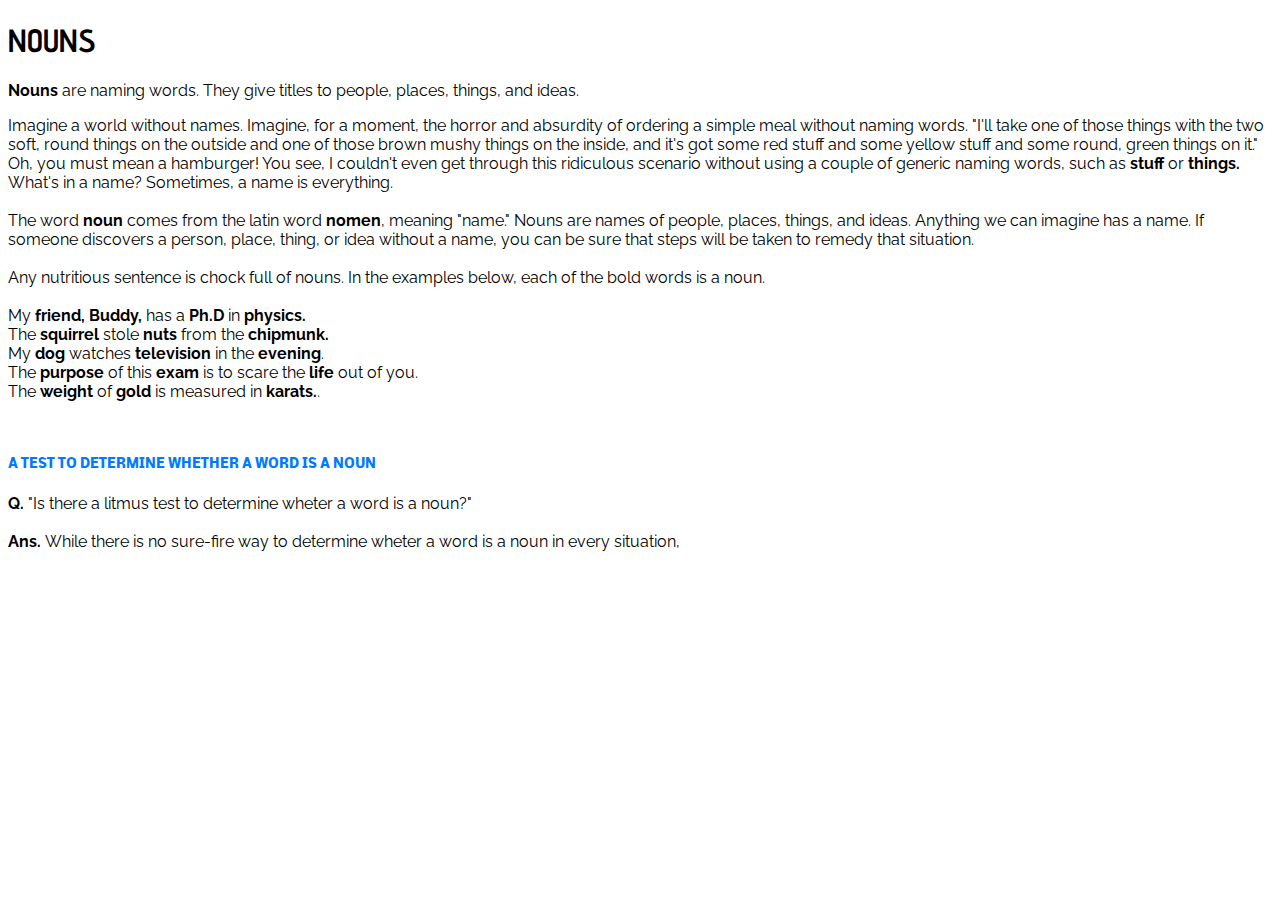
<file: nouns.html>
<!DOCTYPE html>
<html lang="en">
<head>
  <meta charset="UTF-8">
  <meta name="viewport" content="width=device-width, initial-scale=1.0">
  <meta http-equiv="X-UA-Compatible" content="ie=edge">
  <title>Nouns</title>
  <link href="https://fonts.googleapis.com/css?family=Ubuntu" rel="stylesheet">
  <link href="https://fonts.googleapis.com/css?family=Advent+Pro|Montserrat|Nobile|Raleway" rel="stylesheet">
  <link rel="stylesheet" href="https://stackpath.bootstrapcdn.com/bootstrap/4.1.3/css/bootstrap.min.css" integrity="sha384-MCw98/SFnGE8fJT3GXwEOngsV7Zt27NXFoaoApmYm81iuXoPkFOJwJ8ERdknLPMO" crossorigin="anonymous">
  <link rel="stylesheet" href="css/main.css">
</head>
<body>
  <section id="intro" class="mb-5 pb-5 mb-4">
    <div class="container">
      <h1 class="my-4 text-center">NOUNS</h1>

      <div class="border p-4 my-3 h3 font-weight-normal Ubuntu text-center">
        <p>
          <strong>Nouns</strong> are naming words. They give titles to people, places, things, and ideas.
        </p>
      </div>

      <div>
        <p>
          Imagine a world without names. Imagine, for a moment, the horror and absurdity of ordering a simple meal without naming words. "I'll take one of those things with the two soft, round things on the outside and one of those brown mushy things on the inside, and it's got some red stuff and some yellow stuff and some round, green things on it."
          Oh, you must mean a hamburger! You see, I couldn't even get through this ridiculous scenario without using a couple of generic naming words, such as <strong>stuff</strong> or
          <strong>things.</strong> What's in a name? Sometimes, a name is everything. <br><br>
          The word <strong>noun</strong> comes from the latin word <strong>nomen</strong>, meaning "name." Nouns are names of people, places, things, and ideas. Anything we can imagine has a name. If someone discovers a person, place, thing, or idea without a name, you can be sure that steps will be taken to remedy that situation. <br><br>
          Any nutritious sentence is chock full of nouns. In the examples below, each of the bold words is a noun. <br><br>
          My <strong>friend, Buddy, </strong> has a <strong>Ph.D</strong> in <strong>physics.</strong><br>
          The <strong>squirrel</strong> stole <strong>nuts</strong> from the <strong>chipmunk.</strong> <br>
          My <strong>dog</strong> watches <strong>television</strong> in the <strong>evening</strong>. <br>
          The <strong>purpose</strong> of this <strong>exam</strong> is to scare the <strong>life</strong> out of you. <br>
          The <strong>weight</strong> of <strong>gold</strong> is measured in <strong>karats.</strong>.
        </p><br>
      </div>

      <div>
        <h5>A TEST TO DETERMINE WHETHER A WORD IS A NOUN</h5>
        <p>
          <strong>Q. </strong> "Is there a litmus test to determine wheter a word is a noun?" <br><br>
          <strong>Ans. </strong>While there is no sure-fire way to determine wheter a word is a noun in every situation, 
        </p>
      </div>













    </div>
  </section>
</body>
</file>
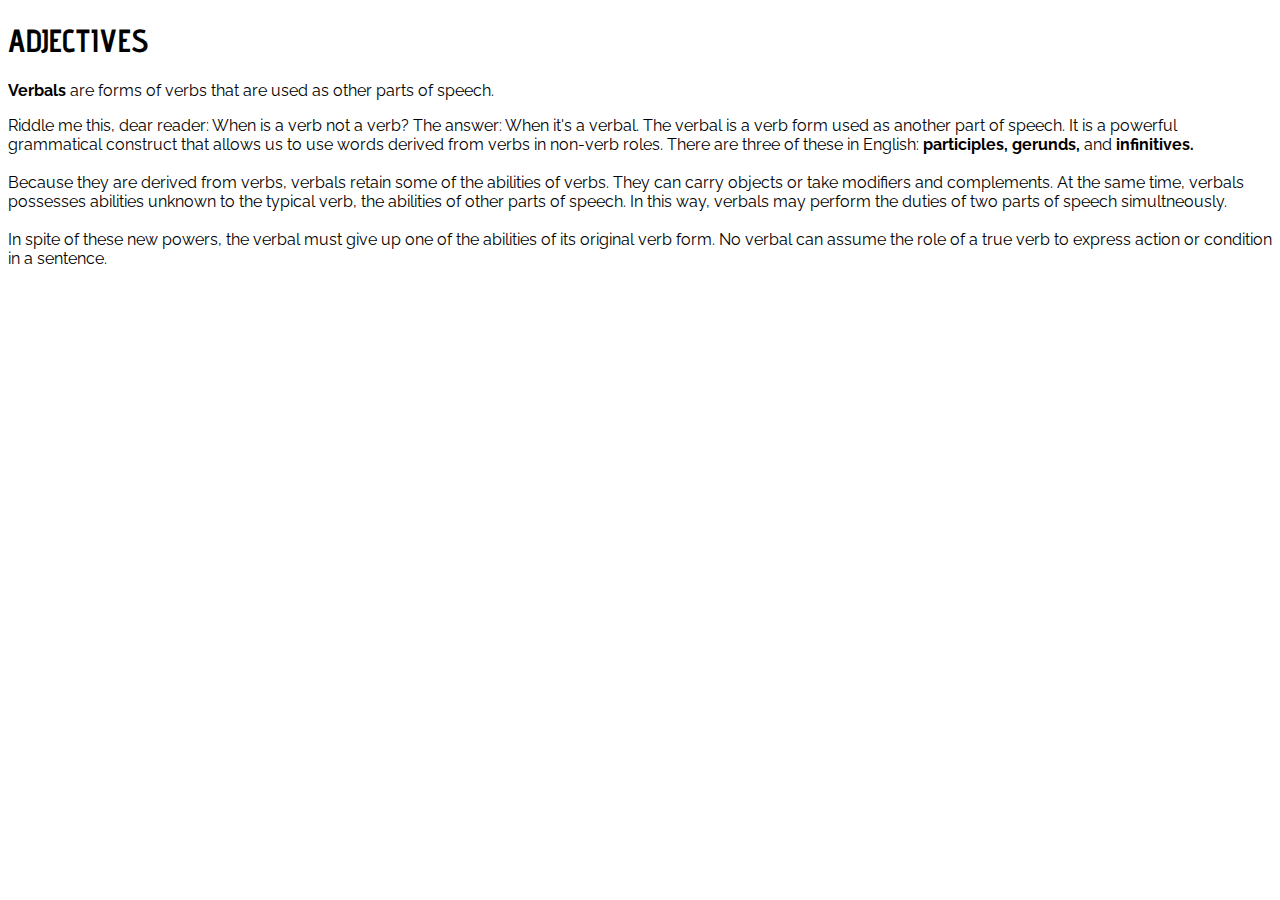
<file: verbals.html>
<!DOCTYPE html>
<html lang="en">
<head>
  <meta charset="UTF-8">
  <meta name="viewport" content="width=device-width, initial-scale=1.0">
  <meta http-equiv="X-UA-Compatible" content="ie=edge">
  <title>Verbals</title>
  <link href="https://fonts.googleapis.com/css?family=Ubuntu" rel="stylesheet">
  <link href="https://fonts.googleapis.com/css?family=Advent+Pro|Montserrat|Nobile|Raleway" rel="stylesheet">
  <link rel="stylesheet" href="https://stackpath.bootstrapcdn.com/bootstrap/4.1.3/css/bootstrap.min.css" integrity="sha384-MCw98/SFnGE8fJT3GXwEOngsV7Zt27NXFoaoApmYm81iuXoPkFOJwJ8ERdknLPMO" crossorigin="anonymous">
  <link rel="stylesheet" href="css/main.css">
</head>
<body>
  <section id="intro" class="mb-5 pb-5 mb-4">
    <div class="container">
      <h1 class="my-4 text-center">ADJECTIVES</h1>

      <div class="border p-4 my-3 h3 font-weight-normal Ubuntu text-center">
        <p>
          <strong>Verbals</strong> are forms of verbs that are used as other parts of speech.
        </p>
      </div>

      <div>
        <p>
          Riddle me this, dear reader: When is a verb not a verb? The answer: When it's a verbal. The verbal is a verb form used as another part of speech. It is a powerful grammatical construct that allows us to use words derived from verbs in non-verb roles. There are three of these in English: <strong>participles, gerunds,</strong> and <strong>infinitives.</strong> <br><br>
          Because they are derived from verbs, verbals retain some of the abilities of verbs. They can carry objects or take modifiers and complements. At the same time, verbals possesses abilities unknown to the typical verb, the abilities of other parts of speech. In this way, verbals may perform the duties of two parts of speech simultneously. <br><br>
          In spite of these new powers, the verbal must give up one of the abilities of its original verb form. No verbal can assume the role of a true verb to express action or condition in a sentence.  
        </p>
      </div>













    </div>
  </section>
</body>
</file>
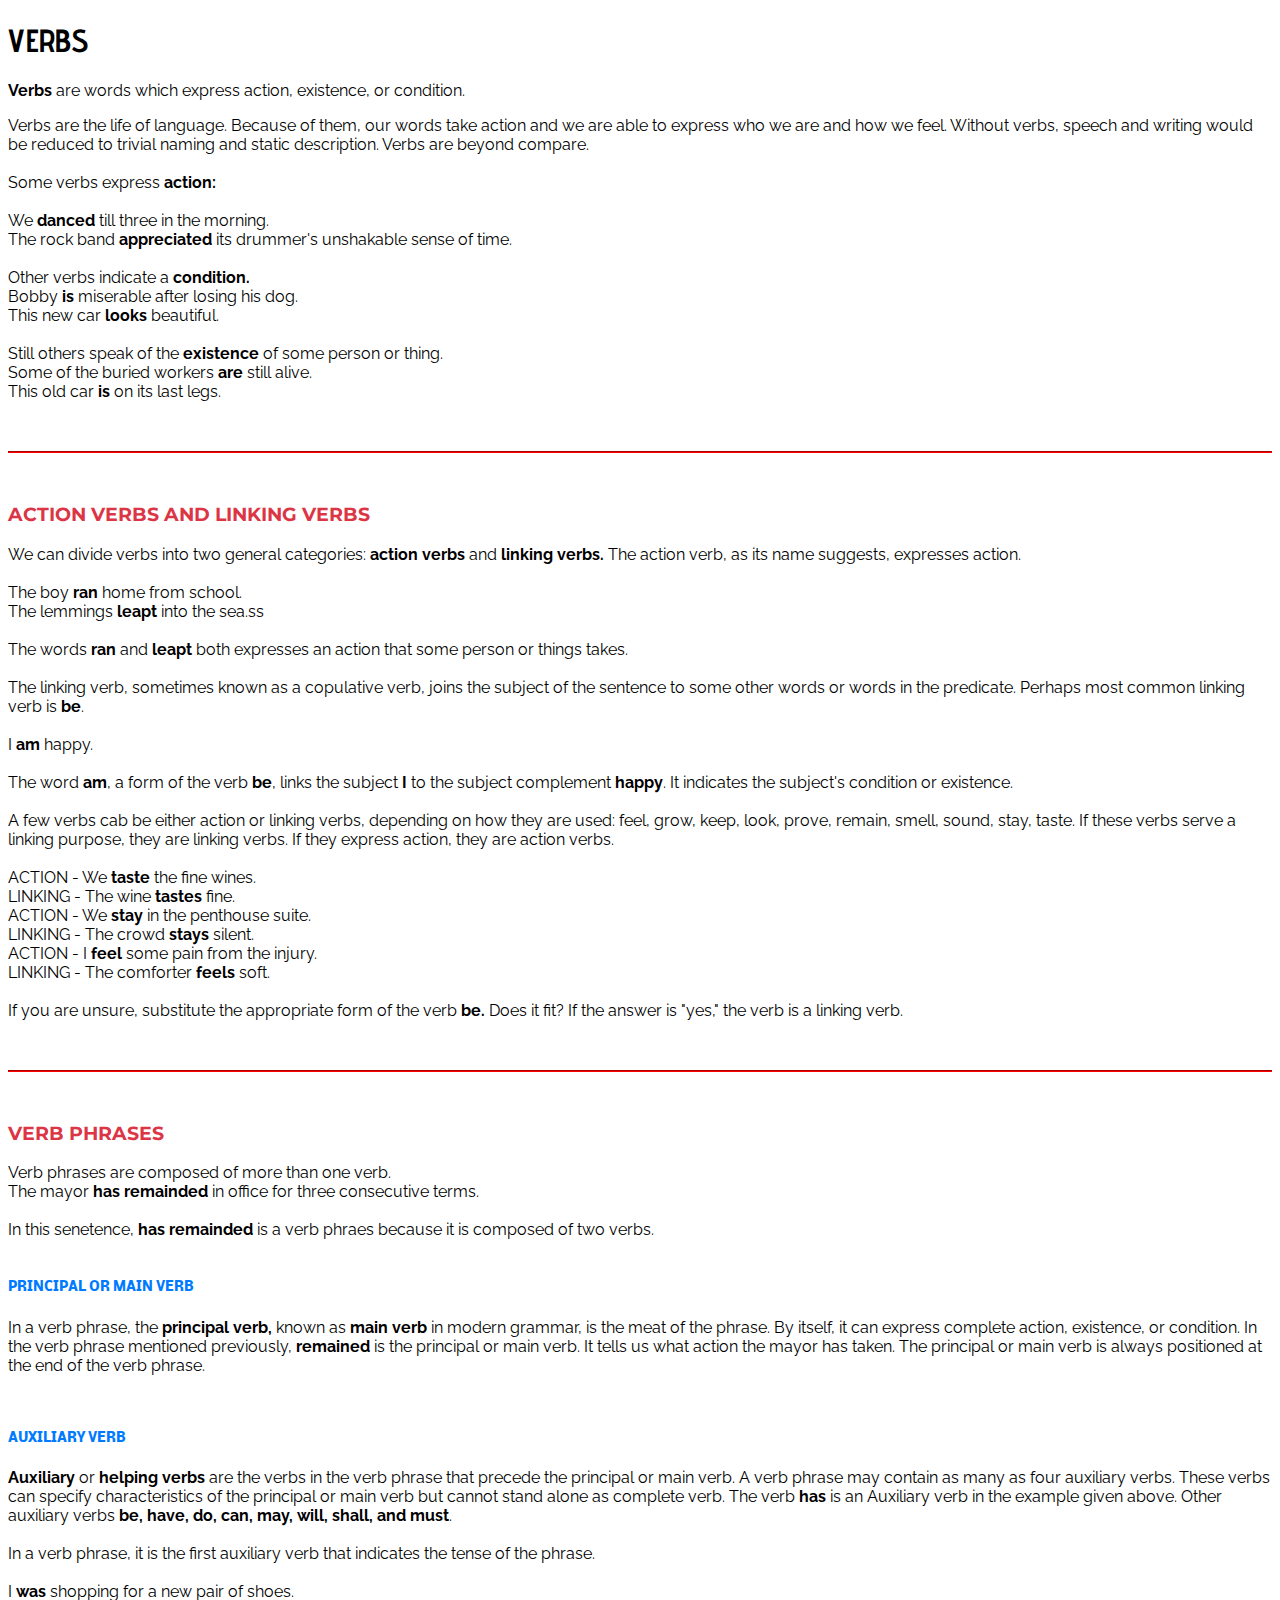
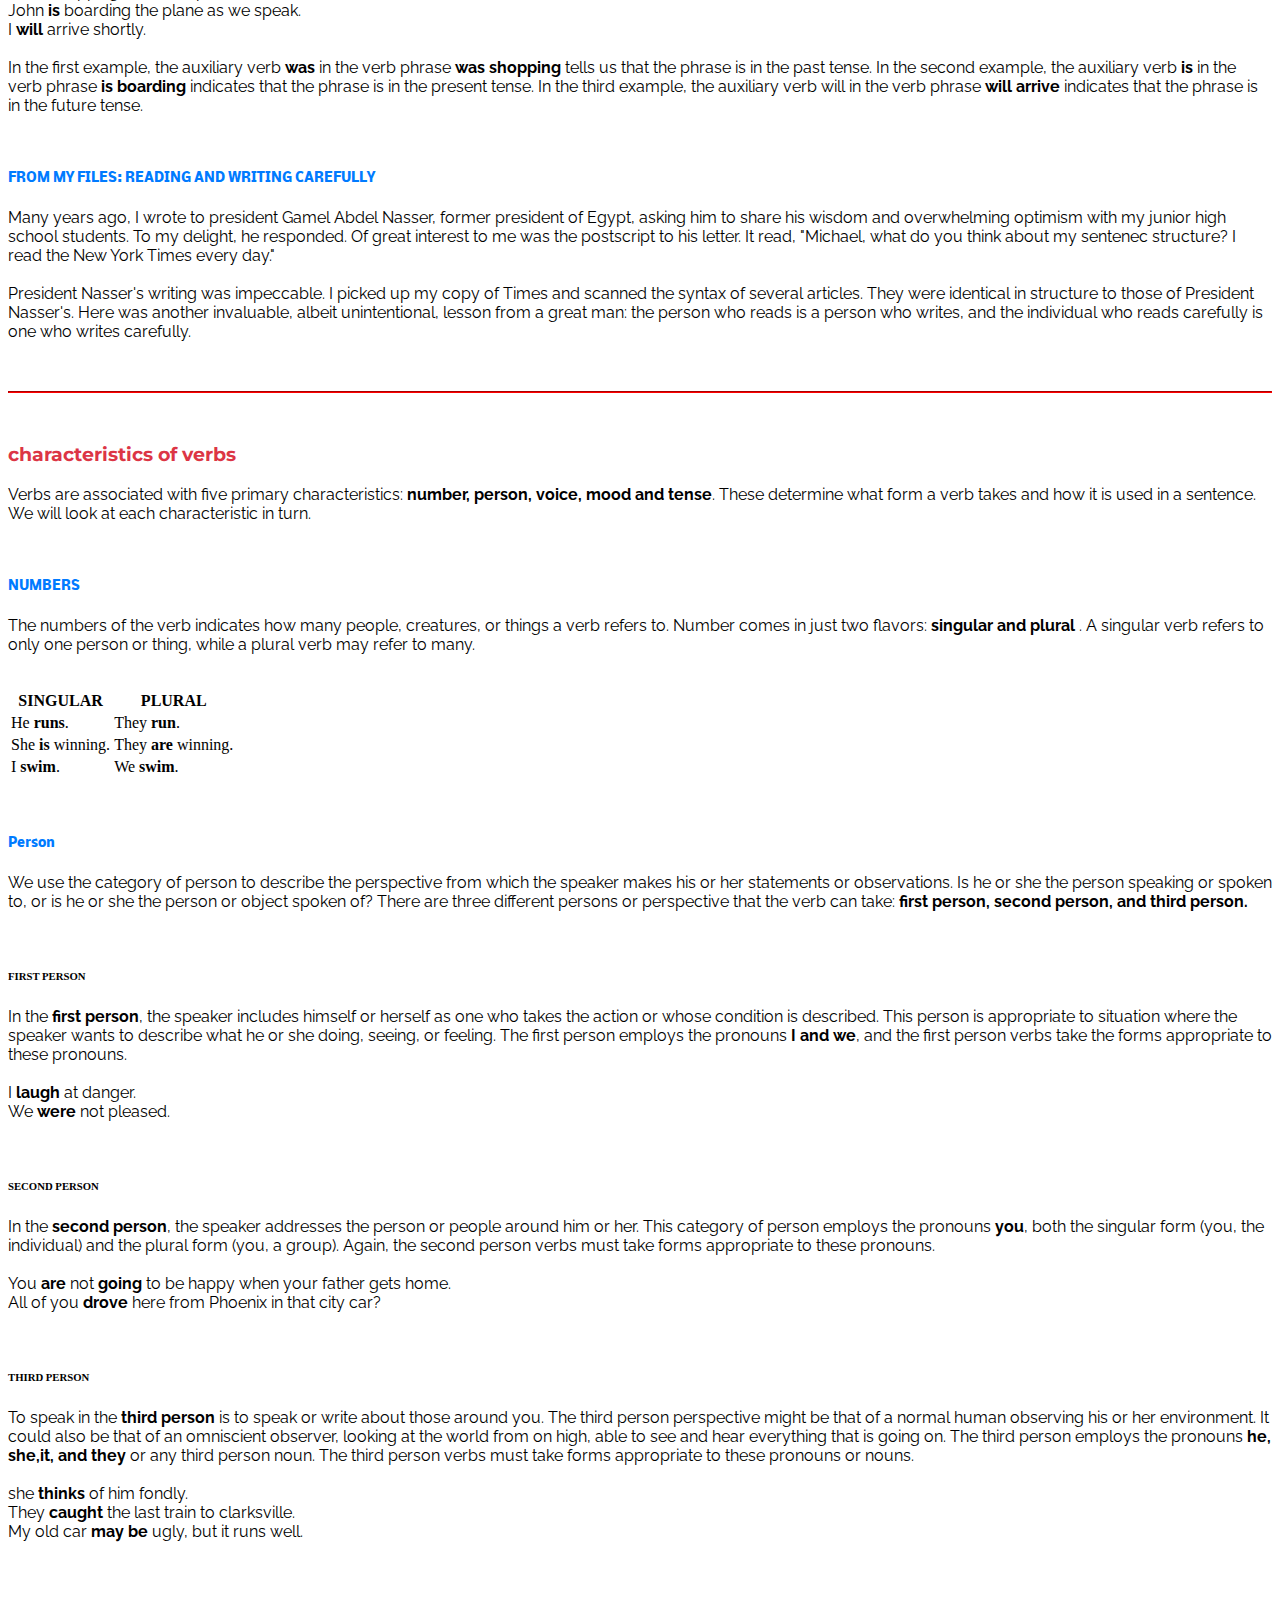
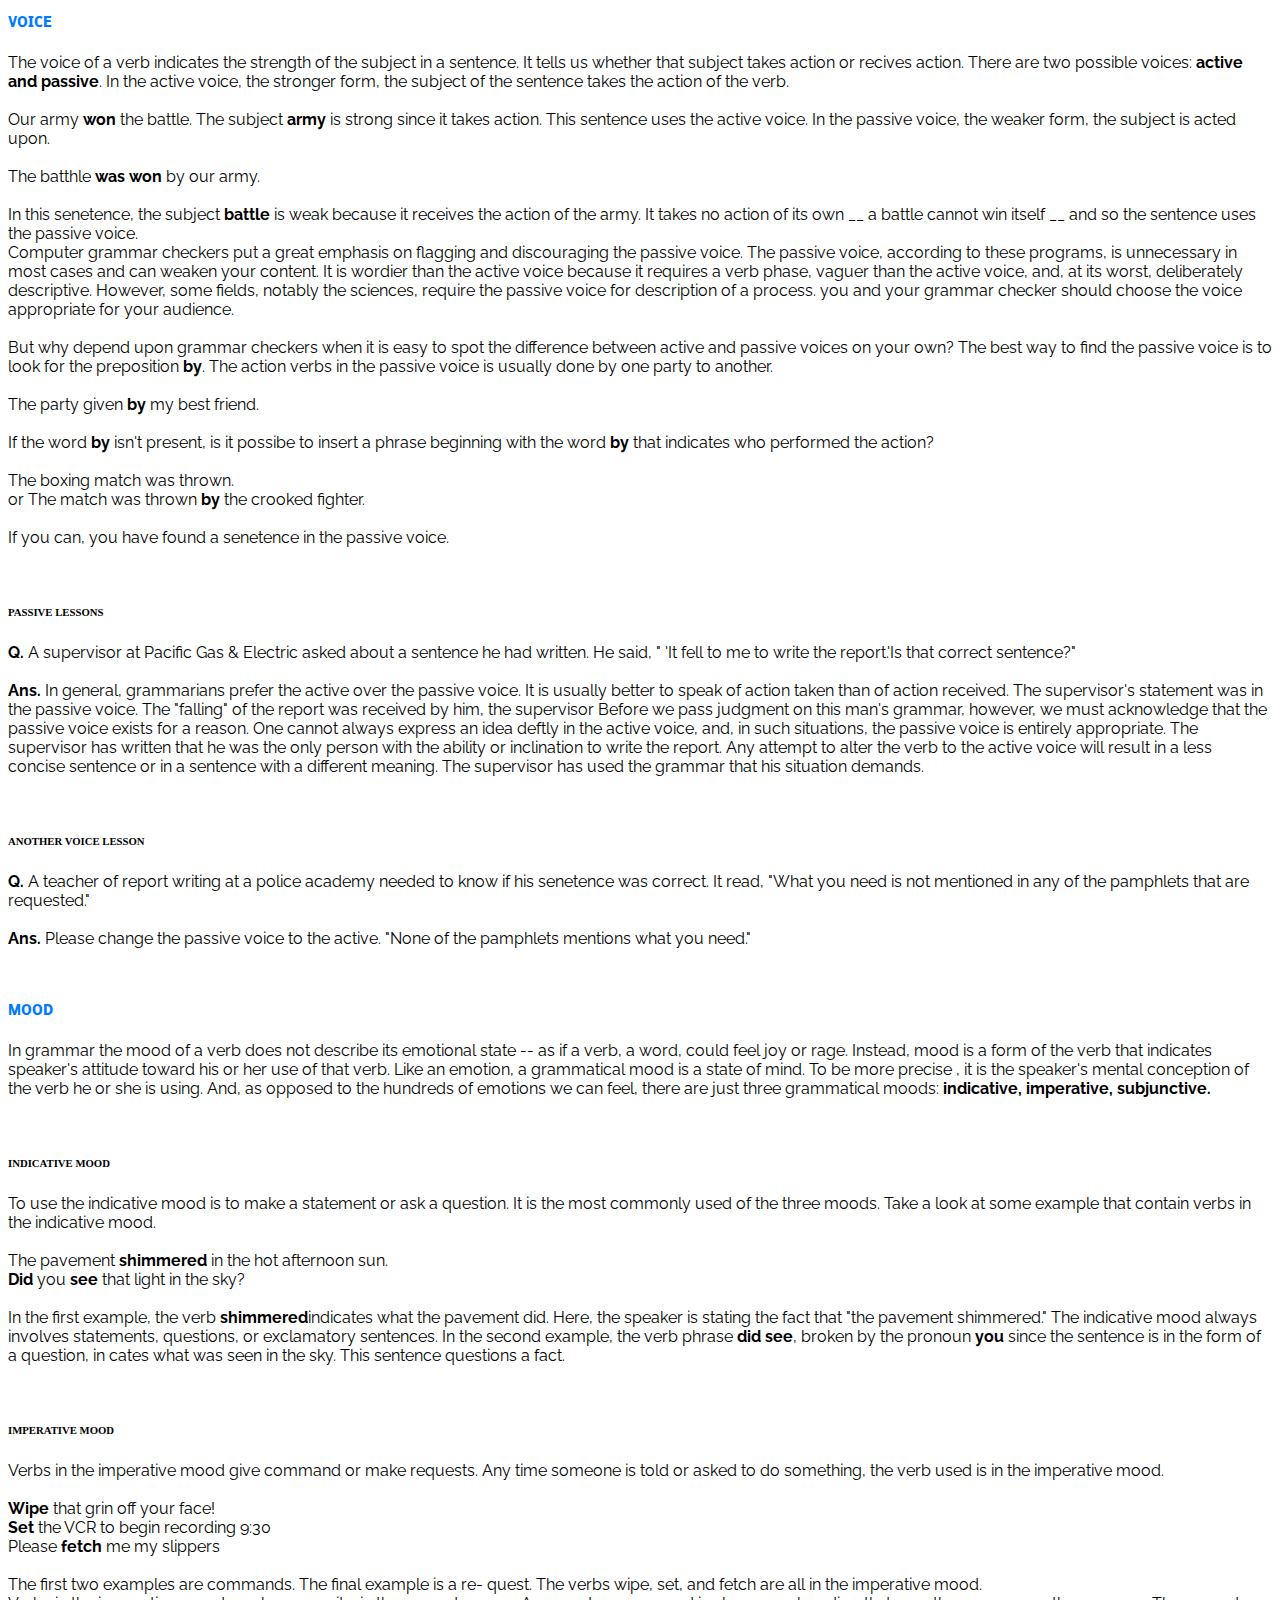
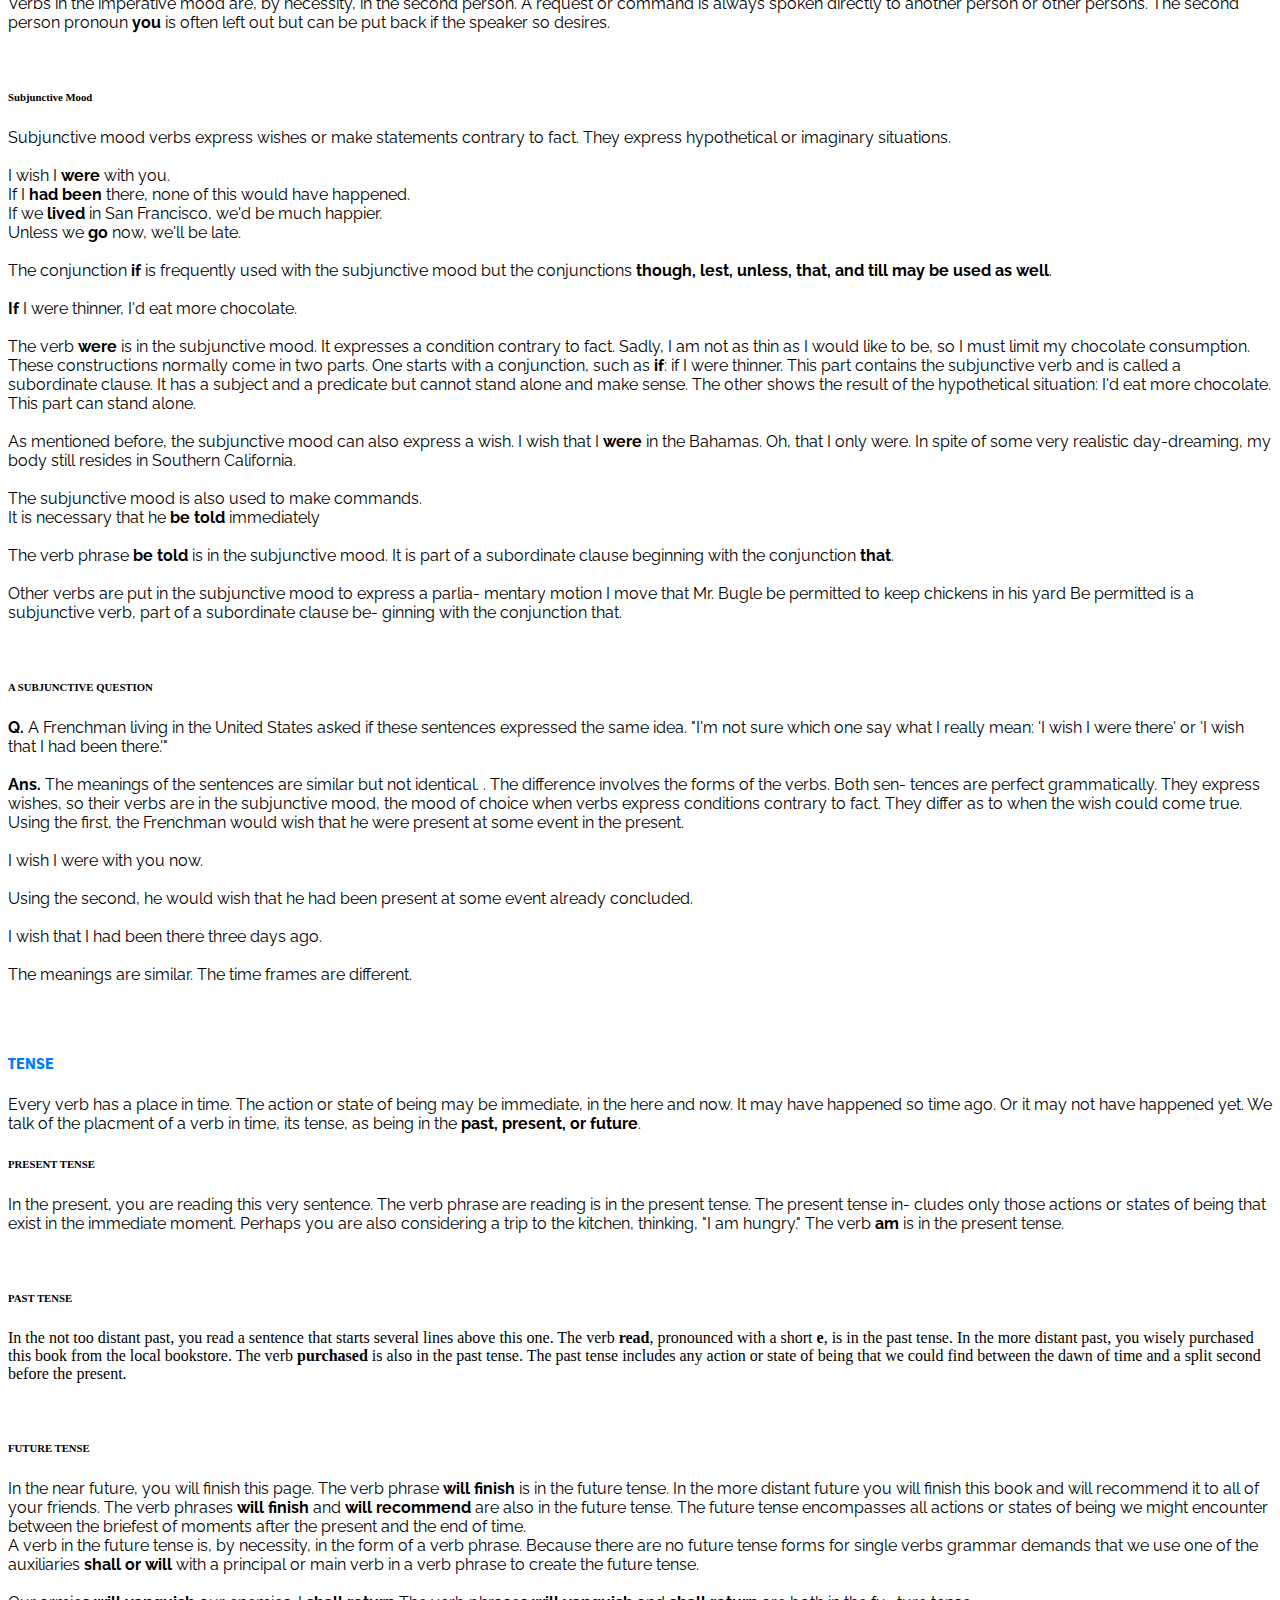
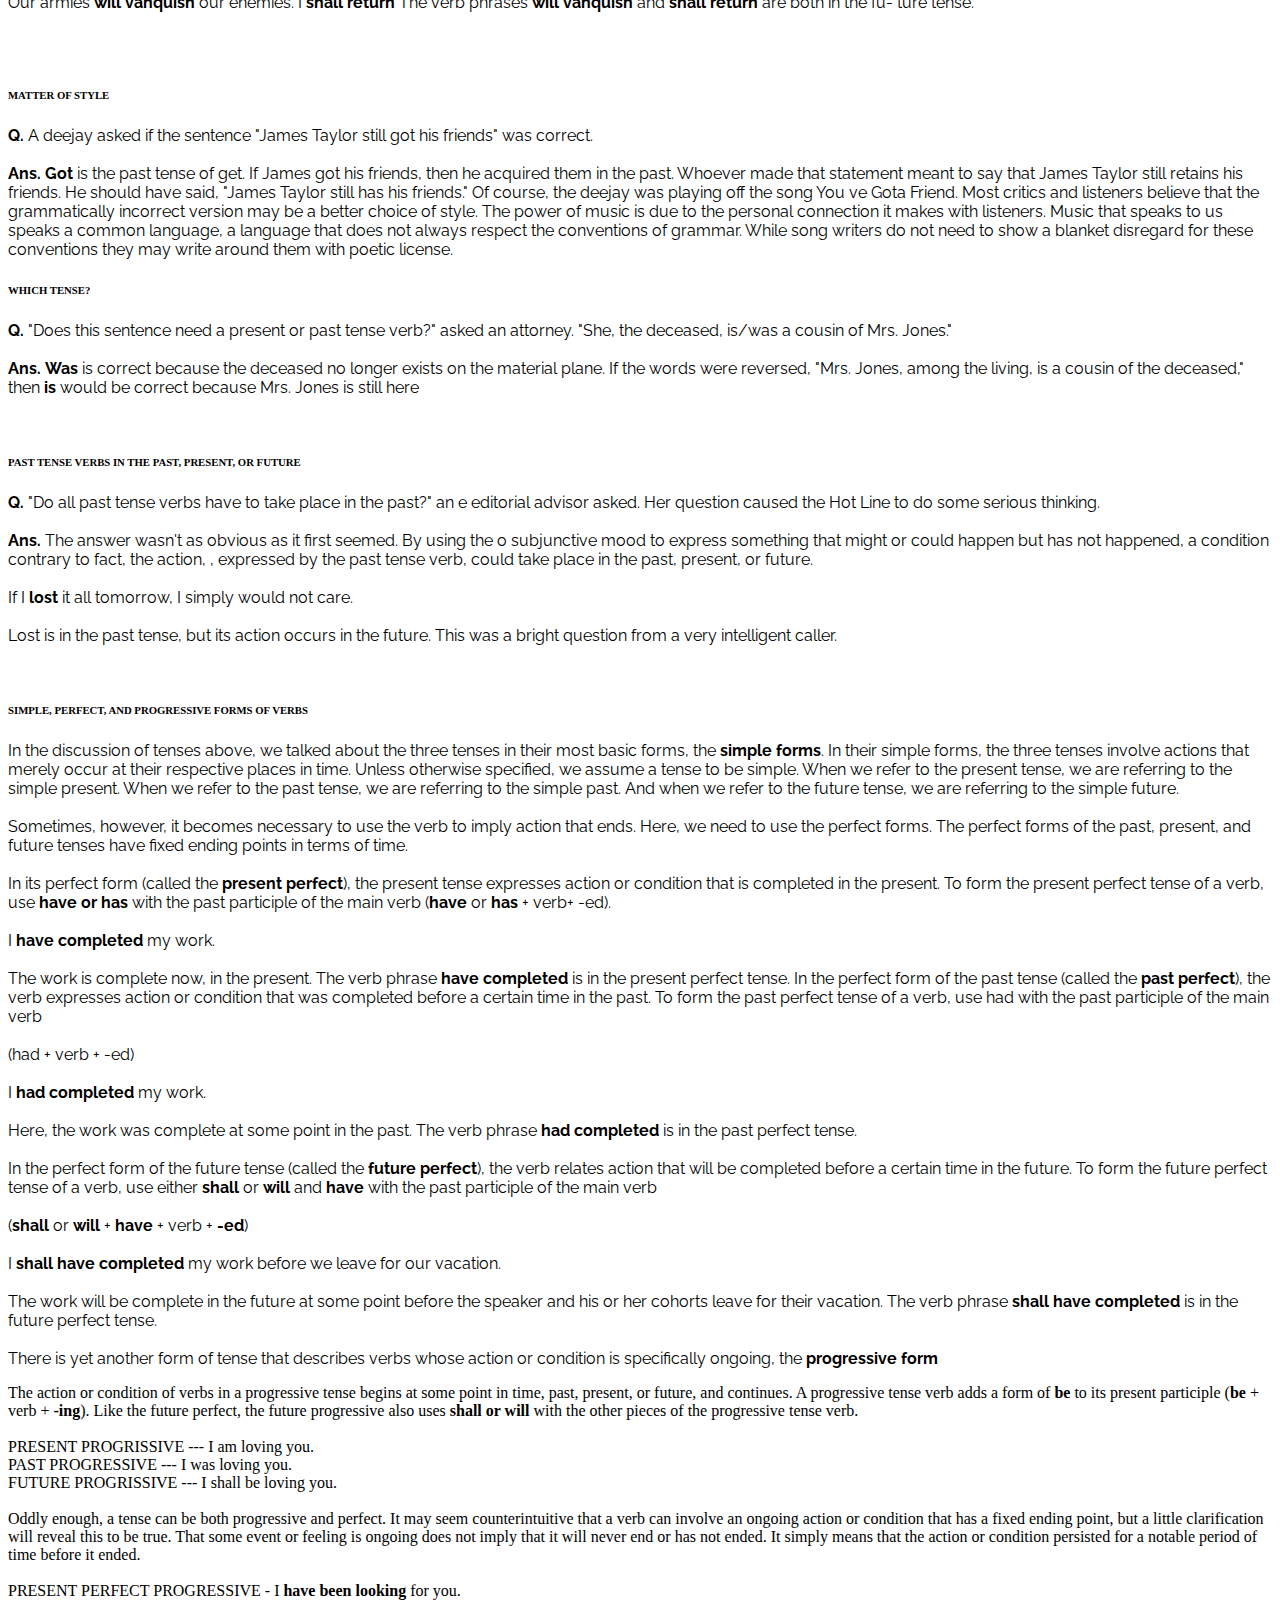
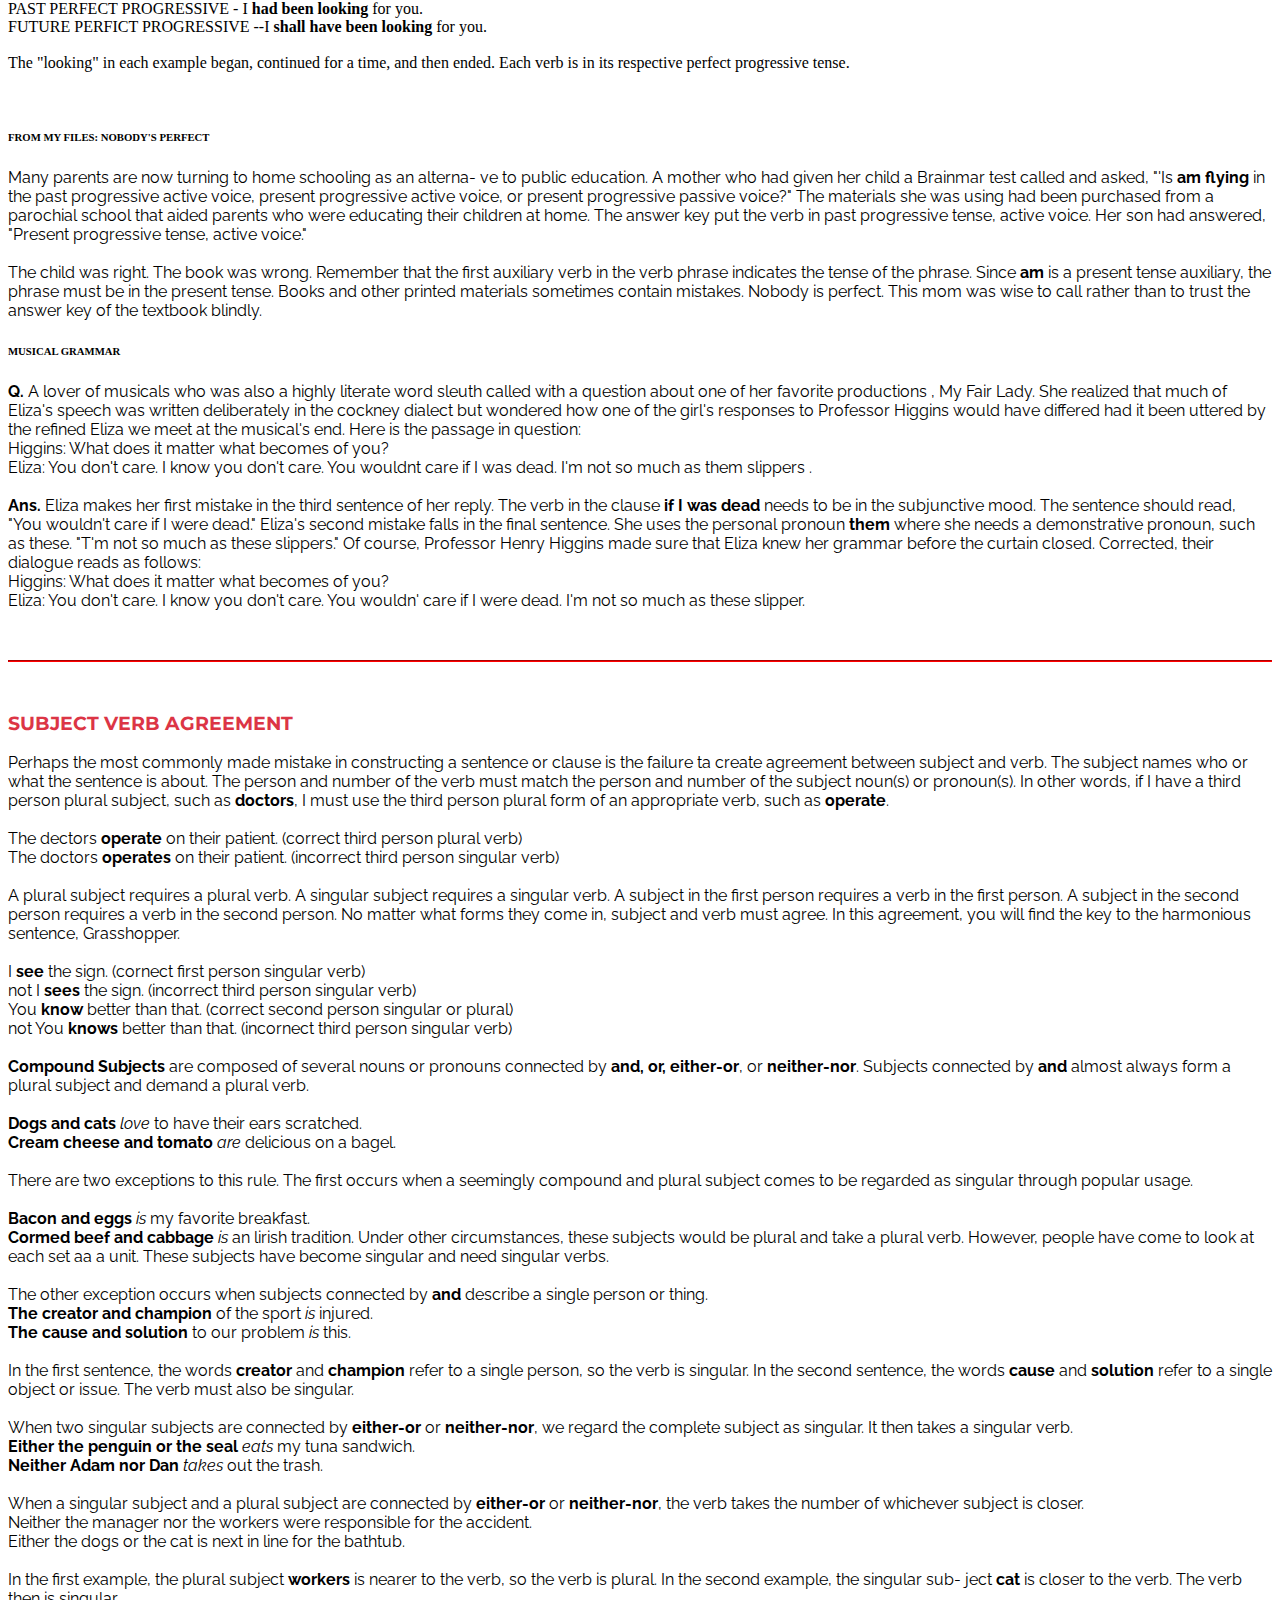
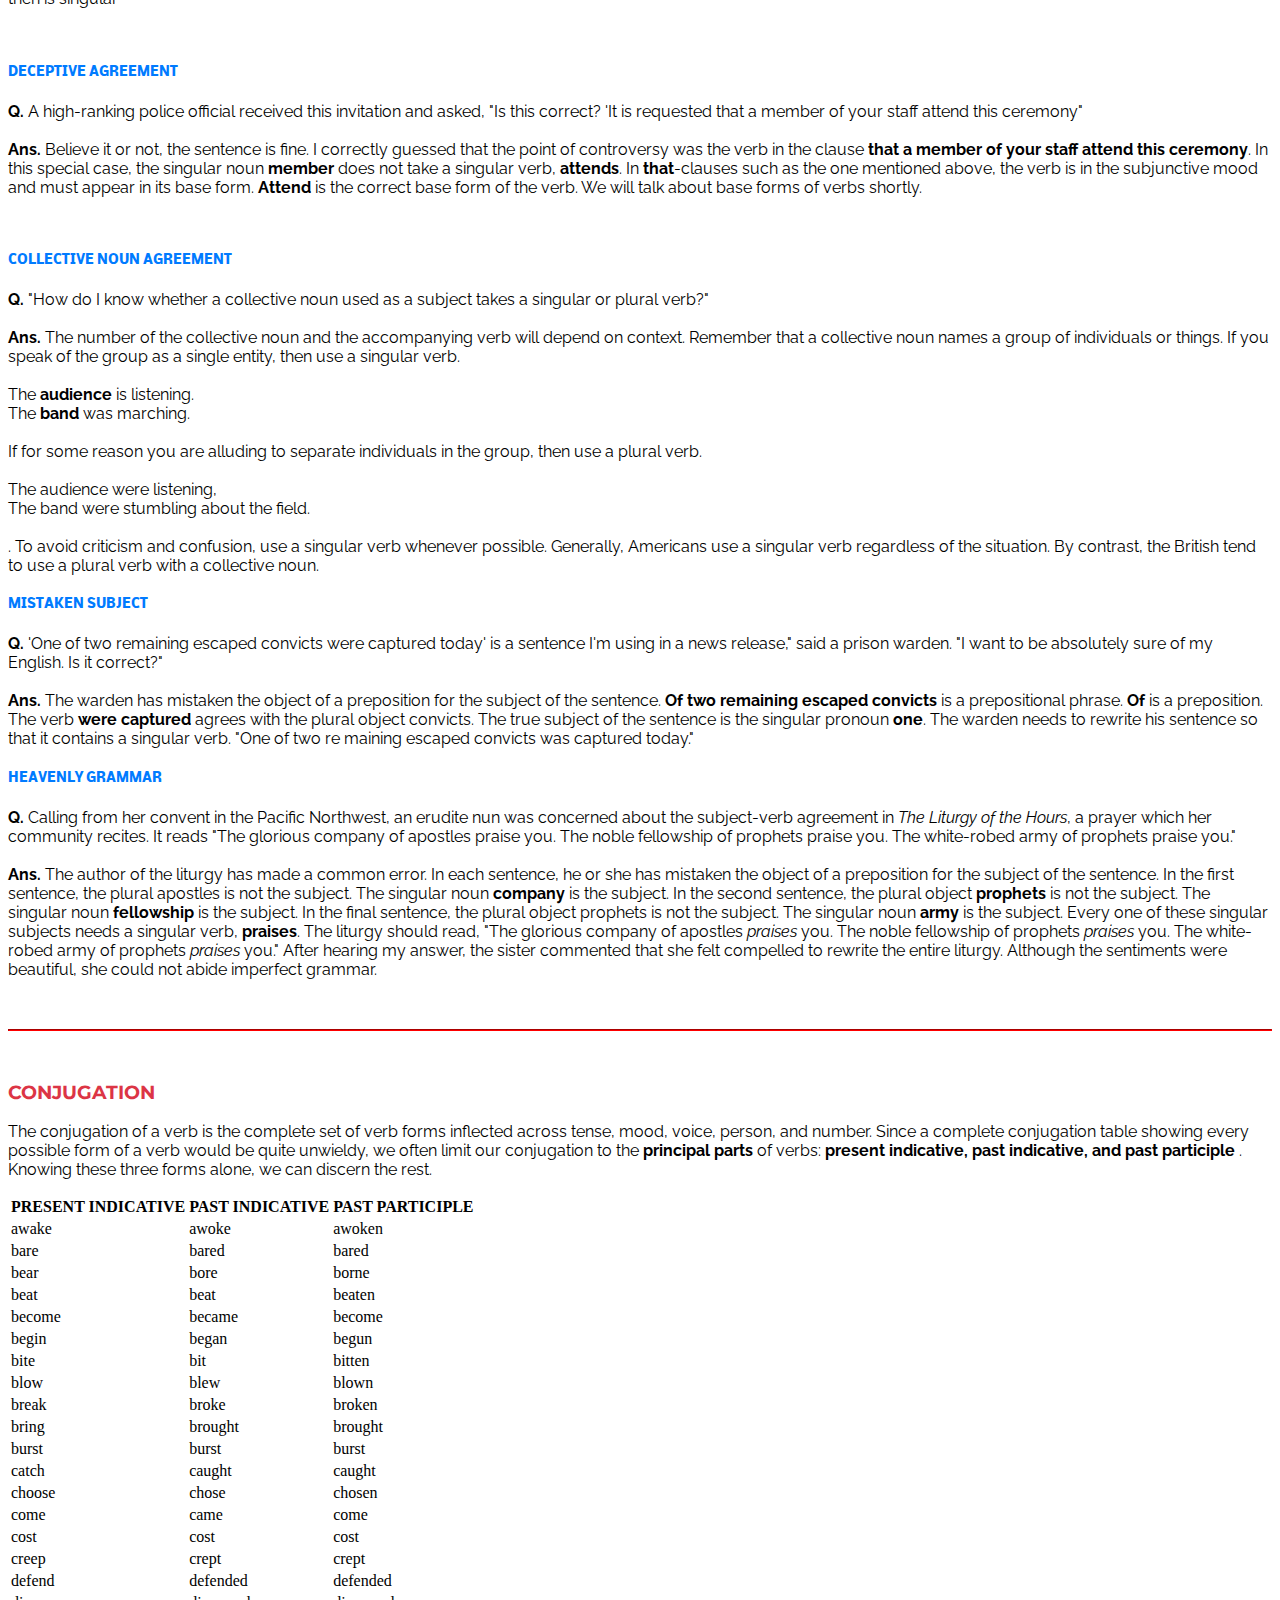
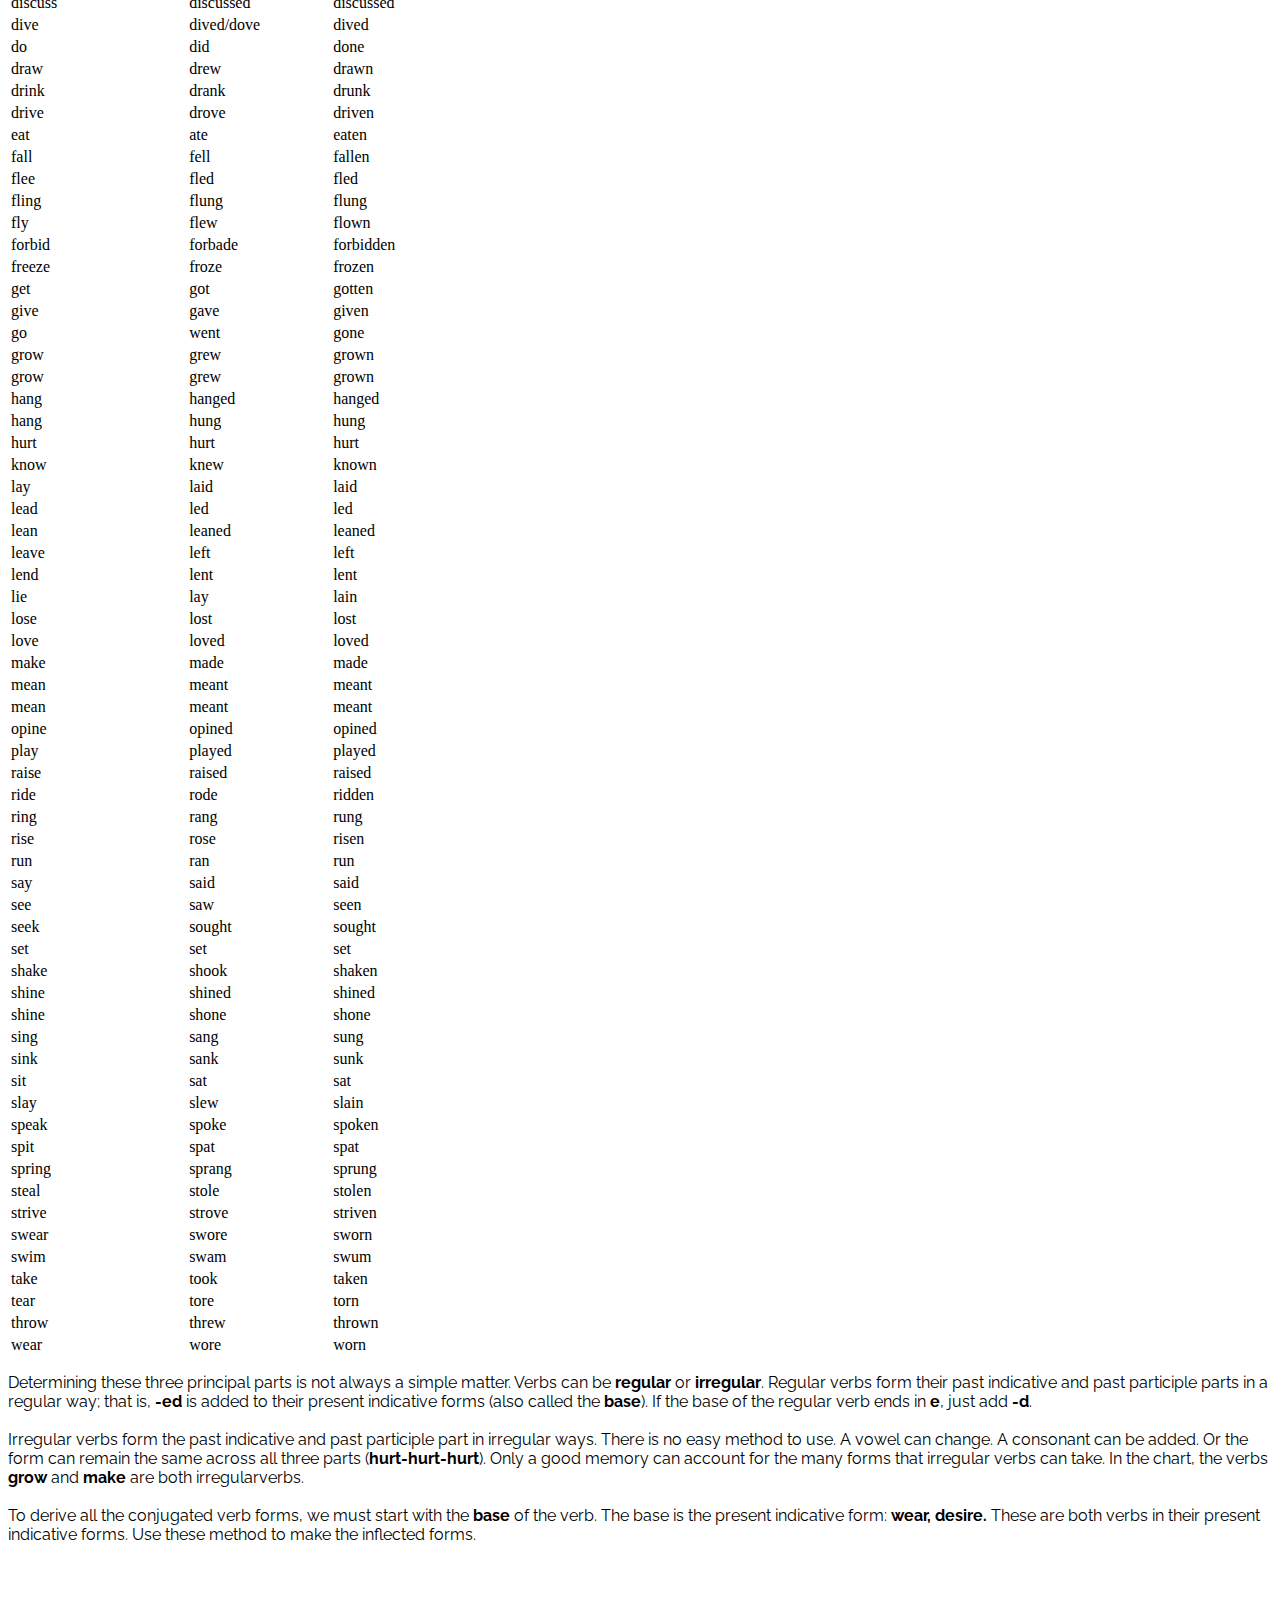
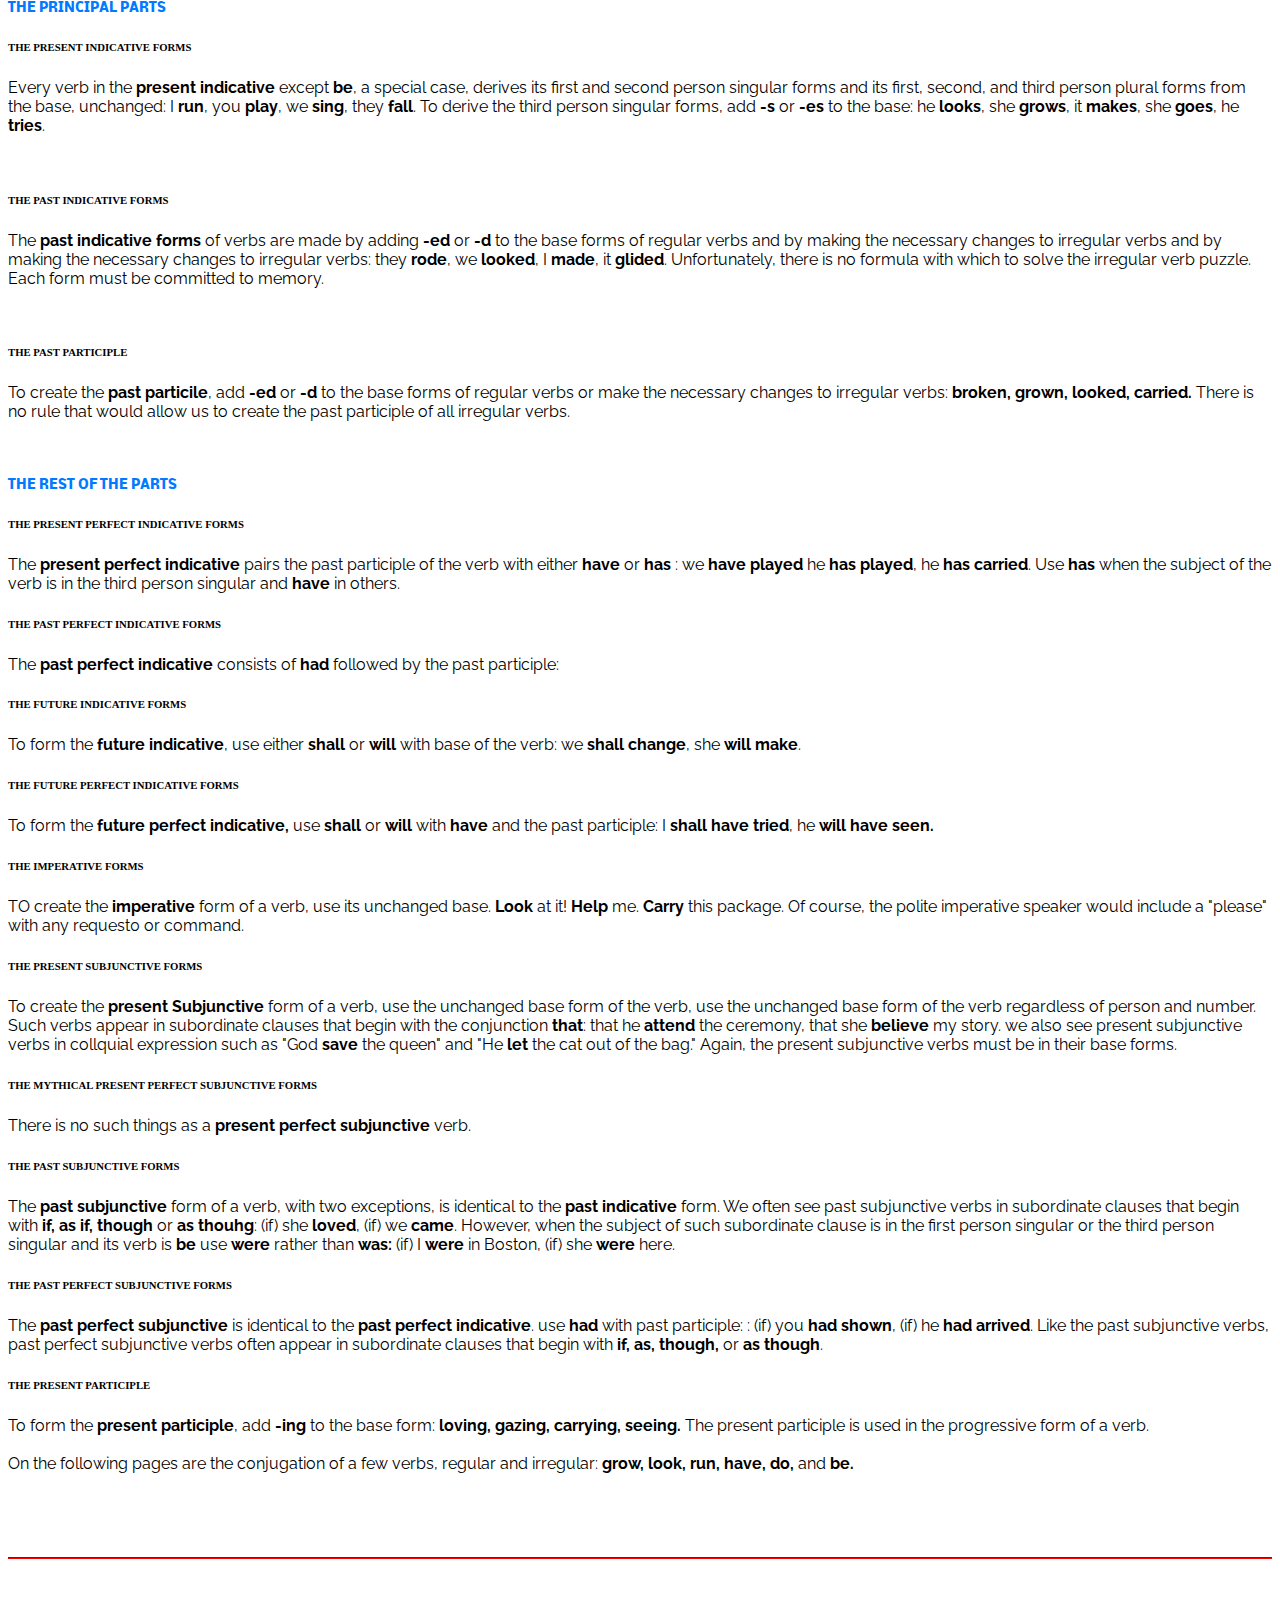
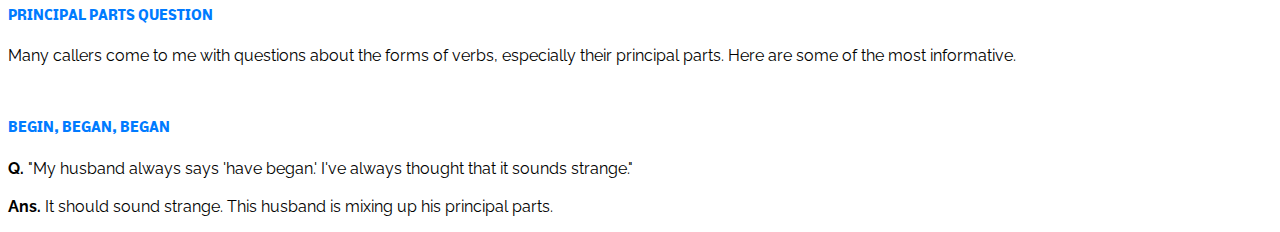
<file: verbs.html>
<!DOCTYPE html>
<html lang="en">
<head>
  <meta charset="UTF-8">
  <meta name="viewport" content="width=device-width, initial-scale=1.0">
  <meta http-equiv="X-UA-Compatible" content="ie=edge">
  <title>Verbs</title>
  <link href="https://fonts.googleapis.com/css?family=Ubuntu" rel="stylesheet">
  <link href="https://fonts.googleapis.com/css?family=Advent+Pro|Montserrat|Nobile|Raleway" rel="stylesheet">
  <link rel="stylesheet" href="https://stackpath.bootstrapcdn.com/bootstrap/4.1.3/css/bootstrap.min.css" integrity="sha384-MCw98/SFnGE8fJT3GXwEOngsV7Zt27NXFoaoApmYm81iuXoPkFOJwJ8ERdknLPMO" crossorigin="anonymous">
  <link rel="stylesheet" href="../css/main.css">
</head>
<body>
  <section id="intro" class="mb-5 pb-5 mb-4">
    <div class="container">

      <h1 class="my-4 text-center">VERBS</h1>

      <div class="border p-4 my-3 h3 font-weight-normal Ubuntu text-center">
        <p>
          <strong>Verbs</strong> are words which express action, existence, or condition.
        </p>
      </div>

      <div class="">
          <p>
            Verbs are the life of language. Because of them, our words take action and we are able to express who we are and how we feel.
            Without verbs, speech and writing would be reduced to trivial naming and static description. Verbs are beyond compare. <br><br>

            Some verbs express <strong>action:</strong> <br><br>
            We <strong>danced</strong> till three in the morning. <br>
            The rock band <strong>appreciated</strong> its drummer's unshakable sense of time. <br><br>

            Other verbs indicate a <strong>condition.</strong> <br>
            Bobby <strong>is</strong> miserable after losing his dog. <br>
            This new car <strong>looks</strong> beautiful. <br><br>

            Still others speak of the <strong>existence</strong> of some person or thing. <br>
            Some of the buried workers <strong>are</strong> still alive. <br>
            This old car <strong>is</strong> on its last legs.
          </p>
      </div><hr>


      <div>
          <h3>ACTION VERBS AND LINKING VERBS</h3>
          <p>
            We can divide verbs into two general categories: <strong>action verbs</strong> and <strong>linking verbs.</strong>
            The action verb, as its name suggests, expresses action. <br><br>

            The boy <strong>ran</strong> home from school. <br>
            The lemmings <strong>leapt</strong> into the sea.ss <br><br>

            The words <strong>ran</strong> and <strong>leapt</strong> both expresses an action that some person or things takes. <br><br>

            The linking verb, sometimes known as a copulative verb, joins the subject of the sentence to some other words or words in the predicate.
            Perhaps most common linking verb is <strong>be</strong>. <br><br>

            I <strong>am</strong> happy. <br><br>

            The word <strong>am</strong>, a form of the verb <strong>be</strong>, links the subject <strong>I</strong> to the subject complement <strong>happy</strong>.
            It indicates the subject's condition or existence. <br><br>

            A few verbs cab be either action or linking verbs, depending on how they are used: feel, grow, keep, look, prove, remain, smell, sound,
            stay, taste. If these verbs serve a linking purpose, they are linking verbs. If they express action, they are action verbs. <br><br>

            ACTION - We <strong>taste</strong> the fine wines. <br>
            LINKING - The wine <strong>tastes</strong> fine. <br>

            ACTION - We <strong>stay</strong> in the penthouse suite. <br>
            LINKING - The crowd <strong>stays</strong> silent. <br>

            ACTION - I <strong>feel</strong> some pain from the injury. <br>
            LINKING - The comforter <strong>feels</strong> soft. <br><br>

            If you are unsure, substitute the appropriate form of the verb <strong>be.</strong> Does it fit? If the answer is "yes," the verb is a
            linking verb.

          </p>
      </div><hr>


      <div class="">
        <h3>VERB PHRASES</h3>
        <p>
          Verb phrases are composed of more than one verb. <br>
          The mayor <strong>has remainded</strong> in office for three consecutive terms. <br><br>
          In this senetence, <strong>has remainded</strong> is a verb phraes because it is composed of two verbs. <br><br>
        </p>

        <h5>PRINCIPAL OR MAIN VERB</h5>

        <p>
          In a verb phrase, the <strong>principal verb,</strong> known as <strong>main verb</strong> in modern grammar, is the meat of the phrase.
          By itself, it can express complete action, existence, or condition. In the verb phrase mentioned previously, <strong>remained</strong> is the
          principal or main verb. It tells us what action the mayor has taken. The principal or main verb is always positioned at the end of the verb phrase. <br>

        </p><br>

        <h5>AUXILIARY VERB</h5>
        <p>
          <strong>Auxiliary</strong> or <strong>helping verbs</strong> are the verbs in the verb phrase that precede the principal or main verb.
          A verb phrase may contain as many as four auxiliary verbs. These verbs can specify characteristics of the principal or main verb but cannot
          stand alone as complete verb. The verb <strong>has</strong> is an Auxiliary verb in the example given above. Other auxiliary verbs
          <strong>be, have, do, can, may, will, shall, and must</strong>. <br><br>

          In a verb phrase, it is the first auxiliary verb that indicates the tense of the phrase. <br><br>

          I <strong>was</strong> shopping for a new pair of shoes. <br>
          John <strong>is</strong> boarding the plane as we speak. <br>
          I <strong>will</strong> arrive shortly. <br><br>

          In the first example, the auxiliary verb <strong>was</strong> in the verb phrase <strong>was shopping</strong> tells us that the
          phrase is in the past tense. In the second example, the auxiliary verb <strong>is</strong> in the verb phrase <strong>is boarding</strong>
          indicates that the phrase is in the present tense. In the third example, the auxiliary verb will in the verb phrase <strong>will arrive</strong>
          indicates that the phrase is in the future tense. <br>
        </p><br>

        <h5>FROM MY FILES: READING AND WRITING CAREFULLY</h5>

        <p>
          Many years ago, I wrote to president Gamel Abdel Nasser, former president of Egypt, asking him to share his wisdom and overwhelming optimism with my
          junior high school students. To my delight, he responded. Of great interest to me was the postscript to his letter. It read,
          "Michael, what do you think about my sentenec structure? I read the New York Times every day." <br><br>

          President Nasser's writing was impeccable. I picked up my copy of Times and scanned the syntax of several articles. They were identical in structure to those
          of President Nasser's. Here was another invaluable, albeit unintentional, lesson from a great man: the person who reads is a person who writes, and the
          individual who reads carefully is one who writes carefully.

        </p>
      </div><hr>

      <div class="">
        <h3 class="text-uppercase">characteristics of verbs</h3>

        <p>
          Verbs are associated with five primary characteristics: <strong>number, person, voice, mood and tense</strong>. These determine what form
          a verb takes and how it is used in a sentence. We will look at each characteristic in turn.
        </p>
        <br>

        <h5>NUMBERS</h5>
        <p>
          The numbers of the verb indicates how many people, creatures, or things a verb refers to. Number comes in just two flavors: <strong>singular and plural</strong>
          . A singular verb refers to only one person or thing, while a plural verb may refer to many.
          <br><br>

          <table class="table table-bordered">
            <thead>
              <tr>
                <th scope="col">SINGULAR</th>
                <th scope="col">PLURAL</th>
              </tr>
            </thead>
            <tbody>
              <tr>
                <td>He <strong>runs</strong>.</td>
                <td>They <strong>run</strong>.</td>
              </tr>
              <tr>
                <td>She <strong>is</strong> winning.</td>
                <td>They <strong>are</strong> winning.</td>
              </tr>
              <tr>
                <td>I <strong>swim</strong>.</td>
                <td>We <strong>swim</strong>.</td>
              </tr>
            </tbody>
          </table>
        </p><br>

        <h5>Person</h5>

        <p>
          We use the category of person to describe the perspective from which the speaker makes his or her statements or observations.
          Is he or she the person speaking or spoken to, or is he or she the person or object spoken of? There are three different persons or perspective
          that the verb can take: <strong>first person, second person, and third person.</strong> <br>
        </p><br>

        <h6>FIRST PERSON</h6>
        <p>
          In the <strong>first person</strong>, the speaker includes himself or herself as one who takes the action or whose condition is described.
          This person is appropriate to situation where the speaker wants to describe what he or she doing, seeing, or feeling. The first
          person employs the pronouns <strong>I and we</strong>, and the first person verbs take the forms appropriate to these pronouns. <br><br>

          I <strong>laugh</strong> at danger. <br>
          We <strong>were</strong> not pleased.
        </p><br>

        <h6>SECOND PERSON</h6>

        <p>
          In the <strong>second person</strong>, the speaker addresses the person or people around him or her. This category of person employs
          the pronouns <strong>you</strong>, both the singular form (you, the individual) and the plural form (you, a group).
          Again, the second person verbs must take forms appropriate to these pronouns. <br><br>

          You <strong>are</strong> not <strong>going</strong> to be happy when your father gets home. <br>
          All of you <strong>drove</strong> here from Phoenix in that city car? <br>
        </p><br>

        <h6>THIRD PERSON</h6>
        <p>
          To speak in the <strong>third person</strong> is to speak or write about those around you. The third person perspective might be that of a normal
          human observing his or her environment. It could also be that of an omniscient observer, looking at the world from on high, able to see and hear
          everything that is going on. The third person employs the pronouns <strong>he, she,it, and they</strong> or any third person noun.
          The third person verbs must take forms appropriate to these pronouns or nouns. <br><br>

          she <strong>thinks</strong> of him fondly. <br>
          They <strong>caught</strong> the last train to clarksville. <br>
          My old car <strong>may be</strong> ugly, but it runs well. <br><br>


        </p> <br>

        <h5>VOICE</h5>
        <p>
          The voice of a verb indicates the strength of the subject in a sentence. It tells us whether that subject takes action or recives action.
          There are two possible voices: <strong>active and passive</strong>. In the active voice, the stronger form, the subject of the sentence takes the action of the verb. <br><br>

          Our army <strong>won</strong> the battle.

          The subject <strong>army</strong> is strong since it takes action. This sentence uses the active voice. In the passive voice, the weaker form, the subject is acted upon. <br><br>

          The batthle <strong>was won</strong> by our army. <br><br>

          In this senetence, the subject <strong>battle </strong> is weak because it receives the action of the army. It takes no action of its own __ a battle cannot win itself __ and so the sentence uses
          the passive voice. <br>
          Computer grammar checkers put a great emphasis on flagging and discouraging the passive voice. The passive voice, according to these programs, is unnecessary in most cases
          and can weaken your content. It is wordier than the active voice because it requires a verb phase, vaguer than the active voice,
          and, at its worst, deliberately descriptive. However, some fields, notably the sciences, require the passive voice for description of a process. you and your
          grammar checker should choose the voice appropriate for your audience. <br><br>

          But why depend upon grammar checkers when it is easy to spot the difference between active and passive voices on your own? The best way to find
          the passive voice is to look for the preposition <strong>by</strong>. The action verbs in the passive voice is usually done by one party to another.
          <br><br> The party given <strong>by</strong> my best friend. <br><br>
          If the word <strong>by</strong> isn't present, is it possibe to insert a phrase beginning with the word <strong>by</strong>
          that indicates who performed the action? <br> <br>
          The boxing match was thrown. <br>
          or The match was thrown <strong>by</strong> the crooked fighter. <br><br>
          If you can, you have found a senetence in the passive voice.
        </p><br>

        <h6>PASSIVE LESSONS</h6>
        <p>
          <strong>Q. </strong>A supervisor at Pacific Gas & Electric asked about a sentence
          he had written. He said, " 'It fell to me to write the report.'Is that correct sentence?" <br><br>
          <strong>Ans.</strong>
          In general, grammarians prefer the active over the passive
          voice. It is usually better to speak of action taken than of action
           received. The supervisor's statement was in the passive voice.
          The "falling" of the report was received by him, the supervisor
          Before we pass judgment on this man's grammar, however, we
          must acknowledge that the passive voice exists for a reason. One
          cannot always express an idea deftly in the active voice, and, in
          such situations, the passive voice is entirely appropriate. The supervisor
          has written that he was the only person with the ability or
          inclination to write the report. Any attempt to alter the verb to the
          active voice will result in a less concise sentence or in a sentence
          with a different meaning. The supervisor has used the grammar
          that his situation demands.
        </p><br>

        <h6>ANOTHER VOICE LESSON</h6>
        <p>
          <strong>Q. </strong>
          A teacher of report writing at a police academy needed to know if his senetence was correct. It read, "What you need is not mentioned in any
          of the pamphlets that are requested." <br><br>
          <strong>Ans. </strong>
          Please change the passive voice to the active. "None of the
          pamphlets mentions what you need."
        </p><br>

        <h5>MOOD</h5>
        <p>
          In grammar the mood of a verb does not describe its emotional state -- as if a verb, a word, could feel joy or rage. Instead, mood is a form of the verb
          that indicates speaker's attitude toward his or her use of that verb. Like an emotion, a grammatical mood is a state of mind. To be more precise
          , it is the speaker's mental conception of the verb he or she is using. And, as opposed to the hundreds of emotions we can feel, there are just
          three grammatical moods: <strong>indicative, imperative, subjunctive.</strong>
        </p><br>
        <h6>INDICATIVE MOOD</h6>
        <p>
          To use the indicative mood is to make a statement or ask a question. It is the most commonly used of the three moods. Take a look at some
          example that contain verbs in the indicative mood. <br><br>
          The pavement <strong>shimmered</strong> in the hot afternoon sun. <br>
          <strong>Did</strong> you <strong>see</strong> that light in the sky? <br><br>

          In the first example, the verb <strong>shimmered</strong>indicates what the pavement did. Here, the speaker is stating the fact that "the pavement shimmered."
          The indicative mood always involves statements, questions, or exclamatory sentences.
          In the second example, the verb phrase <strong>did see</strong>, broken by the
          pronoun <strong>you</strong> since the sentence is in the form of a question, in
          cates what was seen in the sky. This sentence questions a fact.

        </p><br>

        <h6>IMPERATIVE MOOD</h6>
        <p>
          Verbs in the imperative mood give command or make requests. Any time someone is told or asked to do something, the verb used is in the imperative mood. <br><br>
          <strong>Wipe</strong> that grin off your face! <br>
          <strong>Set</strong> the VCR to begin recording  9:30 <br>
          Please <strong>fetch</strong> me my slippers <br><br>
          The first two examples are commands. The final example is a re-
          quest. The verbs wipe, set, and fetch are all in the imperative
          mood. <br>
          Verbs in the imperative mood are, by necessity, in the second
          person. A request or command is always spoken directly to another
          person or other persons. The second person pronoun <strong>you</strong> is often
          left out but can be put back if the speaker so desires.

        </p><br>
        <h6 class="text-uppercase">Subjunctive Mood </h6>
        <p>
          Subjunctive mood verbs express wishes or make statements
          contrary to fact. They express hypothetical or imaginary situations. <br><br>
          I wish I <strong>were</strong> with you. <br>
          If I <strong>had been</strong> there, none of this would have happened. <br>
          If we <strong>lived</strong> in San Francisco, we'd be much happier. <br>
          Unless we <strong>go</strong> now, we'll be late. <br><br>

          The conjunction <strong>if</strong> is frequently used with the subjunctive mood
          but the conjunctions <strong>though, lest, unless, that, and till may be
          used as well</strong>. <br><br>
          <strong>If</strong> I were thinner, I'd eat more chocolate. <br><br>
          The verb <strong>were</strong> is in the subjunctive mood. It expresses a condition
          contrary to fact. Sadly, I am not as thin as I would like to be, so I
          must limit my chocolate consumption. <br>
          These constructions normally come in two parts. One starts
          with a conjunction, such as <strong>if</strong>: if I were thinner. This part contains
          the subjunctive verb and is called a subordinate clause. It has a subject and a predicate but cannot stand alone
          and make sense. The other shows the result of the hypothetical situation:
          I'd eat more chocolate. This part can stand alone. <br><br>

          As mentioned before, the subjunctive mood can also express a
          wish. I wish that I <strong>were</strong> in the Bahamas. Oh, that I only were. In
          spite of some very realistic day-dreaming, my body still resides in
          Southern California. <br><br>
          The subjunctive mood is also used to make commands. <br>
          It is necessary that he <strong>be told</strong> immediately <br><br>
          The verb phrase <strong>be told</strong> is in the subjunctive mood. It is part of a
          subordinate clause beginning with the conjunction <strong>that</strong>. <br><br>

          Other verbs are put in the subjunctive mood to express a parlia-
          mentary motion
          I move that Mr. Bugle be permitted to keep chickens in his
          yard
          Be permitted is a subjunctive verb, part of a subordinate clause be-
          ginning with the conjunction that.
        </p> <br>
        <h6>A SUBJUNCTIVE QUESTION</h6>
        <p>
          <strong>Q. </strong>
           A Frenchman living in the United States asked if these sentences
           expressed the same idea. "I'm not sure which one say
          what I really mean: 'I wish I were there' or 'I wish that I had been
          there.'" <br><br>
          <strong>Ans.</strong>
          The meanings of the sentences are similar but not identical.
          . The difference involves the forms of the verbs. Both sen-
          tences are perfect grammatically. They express wishes, so their
          verbs are in the subjunctive mood, the mood of choice when verbs
          express conditions contrary to fact. They differ as to when the wish
          could come true. Using the first, the Frenchman would wish that he
          were present at some event in the present. <br><br>
          I wish I were with you now. <br><br>
          Using the second, he would wish that he had been present at some
          event already concluded. <br><br>
          I wish that I had been there three days ago. <br><br>
          The meanings are similar. The time frames are different.
        </p><br><br>

        <h5>TENSE</h5>

        <p>
          Every verb has a place in time. The action or state of being may
          be immediate, in the here and now. It may have happened so
          time ago. Or it may not have happened yet. We talk of the placment
          of a verb in time, its tense, as being in the <strong>past, present, or
          future</strong>.
        </p>
          <h6>PRESENT TENSE</h6>
        <p>
            In the present, you are reading this very sentence. The verb
            phrase are reading is in the present tense. The present tense in-
            cludes only those actions or states of being that exist in the
            immediate moment. Perhaps you are also considering a trip to the
            kitchen, thinking, "I am hungry." The verb <strong>am</strong> is in the present
            tense.
        </p><br>

        <h6>PAST TENSE</h6>
        </p>
          In the not too distant past, you read a sentence that starts several
           lines above this one. The verb <strong>read</strong>, pronounced with a short <strong>e</strong>, is
          in the past tense. In the more distant past, you wisely purchased
          this book from the local bookstore. The verb <strong>purchased</strong> is also in
          the past tense. The past tense includes any action or state of being
          that we could find between the dawn of time and a split second before
           the present.
        </p><br>

        <h6>FUTURE TENSE</h6>
        <p>
          In the near future, you will finish this page. The verb phrase
          <strong>will finish</strong> is in the future tense. In the more distant future you will
          finish this book and will recommend it to all of your friends. The
          verb phrases <strong>will finish</strong> and <strong>will recommend</strong> are also in the future
          tense. The future tense encompasses all actions or states of being
          we might encounter between the briefest of moments after the
          present and the end of time. <br>
          A verb in the future tense is, by necessity, in the form of a verb
          phrase. Because there are no future tense forms for single verbs
          grammar demands that we use one of the auxiliaries <strong>shall or will</strong>
          with a principal or main verb in a verb phrase to create the future
          tense. <br><br>
          Our armies <strong>will vanquish</strong> our enemies.
          I <strong>shall return</strong>
          The verb phrases <strong>will vanquish</strong> and <strong>shall return</strong> are both in the fu-
          ture tense.

        </p><br><br>

        <h6>MATTER OF STYLE</h6>
        <p>
          <strong>Q. </strong>A deejay asked if the sentence "James Taylor still got his
          friends" was correct. <br><br>
          <strong>Ans. </strong>
          <strong>Got</strong> is the past tense of get. If James got his friends, then he
          acquired them in the past. Whoever made that statement
          meant to say that James Taylor still retains his friends. He should
          have said, "James Taylor still has his friends."
          Of course, the deejay was playing off the song You ve Gota
          Friend. Most critics and listeners believe that the grammatically incorrect
          version may be a better choice of style. The power of music
          is due to the personal connection it makes with listeners. Music
          that speaks to us speaks a common language, a language that does
          not always respect the conventions of grammar. While song writers
          do not need to show a blanket disregard for these conventions
          they may write around them with poetic license.
        </p>

        <h6>WHICH TENSE?</h6>
        <p>
          <strong>Q. </strong>"Does this sentence need a present or past tense verb?"
          asked an attorney. "She, the deceased, is/was a cousin of
          Mrs. Jones." <br><br>
          <strong>Ans.</strong>
          <strong>Was</strong> is correct because the deceased no longer exists on the
           material plane. If the words were reversed, "Mrs. Jones,
          among the living, is a cousin of the deceased," then <strong>is</strong> would be
          correct because Mrs. Jones is still here
        </p><br>

        <h6>PAST TENSE VERBS IN THE PAST, PRESENT, OR FUTURE</h6>
        <p>
          <strong>Q. </strong>"Do all past tense verbs have to take place in the past?" an
          e editorial advisor asked. Her question caused the Hot Line to
          do some serious thinking. <br><br>
          <strong>Ans.</strong>
          The answer wasn't as obvious as it first seemed. By using the
          o subjunctive mood to express something that might or could
          happen but has not happened, a condition contrary to fact, the action,
          , expressed by the past tense verb, could take place in the past, present, or future. <br><br>
          If I <strong>lost</strong> it all tomorrow, I simply would not care. <br><br>
          Lost is in the past tense, but its action occurs in the future. This was
          a bright question from a very intelligent caller.
        </p><br>

        <h6>SIMPLE, PERFECT, AND PROGRESSIVE FORMS OF VERBS</h6>
        <p>
        In the discussion of tenses above, we talked about the three tenses in their most basic forms, the <strong>simple forms</strong>. In their simple
        forms, the three tenses involve actions that merely occur at their respective places in time. Unless otherwise specified, we assume a
        tense to be simple. When we refer to the present tense, we are referring to the simple present. When we refer to the past tense, we
        are referring to the simple past. And when we refer to the future tense, we are referring to the simple future. <br><br>
        Sometimes, however, it becomes necessary to use the verb to imply action that ends. Here, we need to use the perfect forms. The
        perfect forms of the past, present, and future tenses have fixed ending points in terms of time. <br><br>
        In its perfect form (called the <strong>present perfect</strong>), the present tense
        expresses action or condition that is completed in the present. To
        form the present perfect tense of a verb, use <strong>have or has</strong> with the
        past participle of the main verb (<strong>have</strong> or </strong><strong>has</strong> + verb+ -ed). <br><br>
        I <strong>have completed</strong> my work. <br><br>
        The work is complete now, in the present. The verb phrase <strong>have
        completed</strong> is in the present perfect tense.
        In the perfect form of the past tense (called the <strong>past perfect</strong>),
        the verb expresses action or condition that was completed before a
        certain time in the past. To form the past perfect tense of a verb, use
        had with the past participle of the main verb <br><br>(had + verb + -ed) <br><br>
        I <strong>had completed</strong> my work. <br><br>
        Here, the work was complete at some point in the past. The verb
        phrase <strong>had completed</strong> is in the past perfect tense. <br> <br>
        In the perfect form of the future tense (called the <strong>future perfect</strong>),
        the verb relates action that will be completed before a certain
        time in the future. To form the future perfect tense of a verb, use either <strong>shall</strong> or <strong>will</strong> and <strong>have</strong> with the past participle of the main verb
        <br><br> (<strong>shall</strong> or <strong>will</strong> + <strong>have</strong> + verb + <strong>-ed</strong>) <br><br>
          I <strong>shall have completed</strong> my work before we leave for our
          vacation. <br><br>
          The work will be complete in the future at some point before the
          speaker and his or her cohorts leave for their vacation. The verb
          phrase <strong>shall have completed</strong> is in the future perfect tense. <br><br>
          There is yet another form of tense that describes verbs whose
          action or condition is specifically ongoing, the <strong>progressive form</strong><div class="br"></div>
          The action or condition of verbs in a progressive tense begins at
          some point in time, past, present, or future, and continues. A progressive tense verb adds a form of <strong>be</strong> to its present participle (<strong>be</strong> +
          verb + <strong>-ing</strong>). Like the future perfect, the future progressive also
          uses <strong>shall or will</strong> with the other pieces of the progressive tense
          verb. <br><br>
          PRESENT PROGRISSIVE  --- I am loving you. <br>
          PAST PROGRESSIVE --- I was loving you. <br>
          FUTURE PROGRISSIVE --- I shall be loving you. <br><br>

          Oddly enough, a tense can be both progressive and perfect. It
          may seem counterintuitive that a verb can involve an ongoing action or condition that has a fixed ending point, but a little
          clarification will reveal this to be true. That some event or feeling is
          ongoing does not imply that it will never end or has not ended. It
          simply means that the action or condition persisted for a notable
          period of time before it ended. <br><br>
          PRESENT PERFECT PROGRESSIVE - I <strong>have been looking</strong> for you. <br>
          PAST PERFECT PROGRESSIVE - I <strong>had been looking</strong> for you. <br>
          FUTURE PERFICT PROGRESSIVE --I <strong>shall have been looking</strong> for you. <br><br>


          The "looking" in each example began, continued for a time, and
          then ended. Each verb is in its respective perfect progressive tense.

        </p><br>

        <h6>FROM MY FILES: NOBODY'S PERFECT</h6>
        <p>
          Many parents are now turning to home schooling as an alterna-
          ve to public education. A mother who had given her child a
          Brainmar test called and asked, "'Is <strong>am flying</strong> in the past progressive active voice, present progressive active voice, or present
          progressive passive voice?" The materials she was using had been
          purchased from a parochial school that aided parents who were
          educating their children at home. The answer key put the verb in
          past progressive tense, active voice. Her son had answered, "Present
          progressive tense, active voice." <br><br>
          The child was right. The book was wrong. Remember that the
          first auxiliary verb in the verb phrase indicates the tense of the
          phrase. Since <strong>am</strong> is a present tense auxiliary, the phrase must be in
          the present tense. Books and other printed materials sometimes
          contain mistakes. Nobody is perfect. This mom was wise to call
          rather than to trust the answer key of the textbook blindly.
        </p>

        <h6>MUSICAL GRAMMAR</h6>
        <p>
          <strong>Q. </strong>
          A lover of musicals who was also a highly literate word
          sleuth called with a question about one of her favorite productions
          , My Fair Lady. She realized that much of Eliza's speech
          was written deliberately in the cockney dialect but wondered how
          one of the girl's responses to Professor Higgins would have differed had it been uttered by the refined Eliza we meet at the
          musical's end. Here is the passage in question: <br>
          Higgins: What does it matter what becomes of you?<br>
          Eliza: You don't care. I know you don't care. You wouldnt
          care if I was dead. I'm not so much as them slippers . <br><br>
          <strong>Ans. </strong>
          Eliza makes her first mistake in the third sentence of her
          reply. The verb in the clause <strong>if I was dead</strong> needs to be in the
          subjunctive mood. The sentence should read, "You wouldn't care if
          I were dead." Eliza's second mistake falls in the final sentence. She
          uses the personal pronoun <strong>them</strong> where she needs a demonstrative
          pronoun, such as these. "T'm not so much as
          these slippers." Of course, Professor Henry Higgins made sure that
          Eliza knew her grammar before the curtain closed. Corrected, their
          dialogue reads as follows: <br>
          Higgins: What does it matter what becomes of you? <br>
          Eliza: You don't care. I know you don't care. You wouldn'
          care if I were dead. I'm not so much as these slipper.

        </p>
      </div><hr>

      <div class="">
        <h3>SUBJECT VERB AGREEMENT</h3>
        <p>
          Perhaps the most commonly made mistake in constructing a sentence or clause is the failure ta create agreement between subject and verb.
          The subject names who or what the sentence is about. The person and number of the verb must match the person and number of the subject
          noun(s) or pronoun(s). In other words, if I have a third person plural subject, such as <strong>doctors</strong>, I must use the third person plural form
          of an appropriate verb, such as <strong>operate</strong>. <br><br>
          The dectors <strong>operate</strong> on their patient. (correct third person plural verb) <br>
          The doctors <strong>operates</strong> on their patient. (incorrect third person singular verb) <br><br>
          A plural subject requires a plural verb. A singular subject requires a singular verb. A subject in the first person requires a verb
          in the first person. A subject in the second person requires a verb in the second person. No matter what forms they come in, subject and
          verb must agree. In this agreement, you will find the key to the harmonious sentence, Grasshopper. <br><br>
          I <strong>see</strong> the sign. (cornect first person singular verb) <br>
          not I <strong>sees</strong> the sign. (incorrect third person singular verb) <br>
          You <strong>know</strong> better than that. (correct second person singular or plural) <br>
          not You <strong>knows</strong> better than that. (incornect third person singular verb) <br><br>
          <strong>Compound Subjects</strong> are composed of several nouns or pronouns connected by <strong>and, or, either-or</strong>, or <strong>neither-nor</strong>. Subjects
          connected by <strong>and</strong> almost always form a plural subject and demand a plural verb. <br><br>
          <strong>Dogs and cats</strong> <i>love</i> to have their ears scratched. <br>
          <strong>Cream cheese and tomato</strong> <i>are</i> delicious on a bagel. <br><br>
          There are two exceptions to this rule. The first occurs when a
          seemingly compound and plural subject comes to be regarded as
          singular through popular usage. <br><br>
          <strong>Bacon and eggs</strong> <i>is</i> my favorite breakfast. <br>
          <strong>Cormed beef and cabbage</strong> <i>is</i> an lirish tradition.

          Under other circumstances, these subjects would be plural and take a plural verb. However, people have come to look at each set aa a
          unit. These subjects have become singular and need singular verbs. <br><br>
          The other exception occurs when subjects connected by <strong>and</strong> describe a single person or thing. <br>
          <strong>The creator and champion</strong> of the sport <i>is</i> injured. <br>
          <strong>The cause and solution</strong> to our problem <i>is</i> this. <br><br>
          In the first sentence, the words <strong>creator</strong> and <strong>champion</strong> refer to a single person, so the verb is singular. In the second sentence, the
          words <strong>cause</strong> and <strong>solution</strong> refer to a single object or issue. The verb
          must also be singular. <br><br>
          When two singular subjects are connected by <strong>either-or</strong> or <strong>neither-nor</strong>, we regard the complete subject as singular. It then takes a
          singular verb. <br>
          <strong>Either the penguin or the seal</strong> <i>eats</i> my tuna sandwich. <br>
          <strong>Neither Adam nor Dan</strong> <i>takes</i> out the trash. <br><br>
          When a singular subject and a plural subject are connected by <strong>either-or</strong> or <strong>neither-nor</strong>, the verb takes the number of whichever
          subject is closer. <br>
          Neither the manager nor the workers were responsible for the accident. <br>
          Either the dogs or the cat is next in line for the bathtub. <br><br>
          In the first example, the plural subject <strong>workers</strong> is nearer to the
          verb, so the verb is plural. In the second example, the singular sub-
          ject <strong>cat</strong> is closer to the verb. The verb then is singular
        </p><br>
        <h5>DECEPTIVE AGREEMENT</h5>
        <p>
          <strong>Q. </strong>A high-ranking police official received this invitation and
          asked, "Is this correct? 'It is requested that a member of your
          staff attend this ceremony" <br><br>
          <strong>Ans. </strong>
          Believe it or not, the sentence is fine. I correctly guessed that the
          point of controversy was the verb in the clause <strong>that a
          member of your staff attend this ceremony</strong>. In this special case, the singular noun
          <strong>member</strong> does not take a singular verb, <strong>attends</strong>. In <strong>that</strong>-clauses such
          as the one mentioned above, the verb is in the subjunctive mood and must appear in its base form. <strong>Attend</strong> is the correct base form of the verb. We will talk about base forms of verbs shortly.
        </p> <br>

        <h5>COLLECTIVE NOUN AGREEMENT</h5>
        <p>
          <strong>Q. </strong>"How do I know whether a collective noun used as a subject
            takes a singular or plural verb?" <br><br>
          <strong>Ans.</strong>  The number of the collective noun and the accompanying
            verb will depend on context. Remember that a collective
            noun names a group of individuals or things. If you speak of the
            group as a single entity, then use a singular verb. <br><br>
            The <strong>audience</strong> is listening. <br>
            The <strong>band</strong> was marching. <br><br>
            If for some reason you are alluding to separate individuals in the
            group, then use a plural verb. <br><br>
            The audience were listening, <br>
            The band were stumbling about the field. <br><br>.
            To avoid criticism and confusion, use a singular verb whenever
            possible. Generally, Americans use a singular verb regardless of the
            situation. By contrast, the British tend to use a plural verb with a
            collective noun.
        </p>

        <h5>MISTAKEN SUBJECT</h5>
        <p>
          <strong>Q. </strong>'One of two remaining escaped convicts were captured
          today' is a sentence I'm using in a news release," said a
          prison warden. "I want to be absolutely sure of my English. Is it
          correct?" <br><br>
          <strong>Ans.</strong>
          The warden has mistaken the object of a preposition for the
          subject of the sentence.<strong> Of two remaining escaped convicts</strong>
          is a prepositional phrase. <strong>Of</strong> is a preposition. The verb <strong>were captured</strong> agrees with the plural object convicts. The true subject of the
          sentence is the singular pronoun <strong>one</strong>. The warden needs to rewrite
          his sentence so that it contains a singular verb. "One of two re
          maining escaped convicts was captured today."
        </p>
        <h5>HEAVENLY GRAMMAR</h5>
        <p>
          <strong>Q. </strong>
          Calling from her convent in the Pacific Northwest, an erudite nun was concerned about the subject-verb agreement in <i>The
          Liturgy of the Hours</i>, a prayer which her community recites. It reads
          "The glorious company of apostles praise you. The noble fellowship of prophets praise you. The white-robed army of prophets
          praise you." <br><br>
          <strong>Ans. </strong>The author of the liturgy has made a common error. In each sentence, he or she has mistaken the object of a preposition for the subject of the sentence. In the first sentence, the plural
          apostles is not the subject. The singular noun <strong>company</strong> is the subject. In the second sentence, the plural object <strong>prophets</strong> is not the
          subject. The singular noun <strong>fellowship</strong> is the subject. In the final
          sentence, the plural object prophets is not the subject. The singular
          noun <strong>army</strong> is the subject. Every one of these singular subjects
          needs a singular verb, <strong>praises</strong>. The liturgy should read, "The glorious company of apostles <i>praises</i> you. The noble fellowship of
          prophets <i>praises</i> you. The white-robed army of prophets <i>praises</i>
          you." After hearing my answer, the sister commented that she felt
          compelled to rewrite the entire liturgy. Although the sentiments
          were beautiful, she could not abide imperfect grammar.
        </p>
      </div><hr>

      <div class="">
        <h3>CONJUGATION</h3>
        <p>
          The conjugation of a verb is the complete set of verb forms inflected across tense, mood, voice, person, and number. Since a complete conjugation table showing
          every possible form of a verb would be quite unwieldy, we often limit our conjugation to the <strong>principal parts</strong> of verbs: <strong>present indicative, past indicative, and past participle</strong>
          . Knowing these three forms alone, we can discern the rest.

          <table class="table table-bordered">
            <thead>
              <tr>
                <th scope="col">PRESENT INDICATIVE</th>
                <th scope="col">PAST INDICATIVE</th>
                <th scope="col">PAST PARTICIPLE</th>
              </tr>
            </thead>
            <tbody>
              <tr>
                <td>awake</td>
                <td>awoke</td>
                <td>awoken</td>
              </tr>
              <tr>
                <td>bare</td>
                <td>bared</td>
                <td>bared</td>
              </tr>
              <tr>
                <td>bear</td>
                <td>bore</td>
                <td>borne</td>
              </tr>

              <tr>
                <td>beat</td>
                <td>beat </td>
                <td>beaten</td>
              </tr>

              <tr>
                <td>become</td>
                <td>became </td>
                <td>become</td>
              </tr>

              <tr>
                <td>begin</td>
                <td>began </td>
                <td>begun</td>
              </tr>

              <tr>
                <td>bite</td>
                <td>bit </td>
                <td>bitten</td>
              </tr>

              <tr>
                <td>blow</td>
                <td>blew </td>
                <td>blown</td>
              </tr>

              <tr>
                <td>break</td>
                <td>broke</td>
                <td>broken</td>
              </tr>

              <tr>
                <td>bring</td>
                <td>brought</td>
                <td>brought</td>
              </tr>

              <tr>
                <td>burst</td>
                <td>burst</td>
                <td>burst</td>
              </tr>

              <tr>
                <td>catch</td>
                <td>caught</td>
                <td>caught</td>
              </tr>

              <tr>
                <td>choose</td>
                <td>chose</td>
                <td>chosen</td>
              </tr>

              <tr>
                <td>come</td>
                <td>came</td>
                <td>come</td>
              </tr>

              <tr>
                <td>cost</td>
                <td>cost</td>
                <td>cost</td>
              </tr>

              <tr>
                <td>creep</td>
                <td>crept</td>
                <td>crept</td>
              </tr>

              <tr>
                <td>defend</td>
                <td>defended</td>
                <td>defended</td>
              </tr>

              <tr>
                <td>discuss</td>
                <td>discussed</td>
                <td>discussed</td>
              </tr>

              <tr>
                <td>dive</td>
                <td>dived/dove</td>
                <td>dived</td>
              </tr>

              <tr>
                <td>do</td>
                <td>did</td>
                <td>done</td>
              </tr>

              <tr>
                <td>draw</td>
                <td>drew</td>
                <td>drawn</td>
              </tr>

              <tr>
                <td>drink</td>
                <td>drank</td>
                <td>drunk</td>
              </tr>

              <tr>
                <td>drive</td>
                <td>drove</td>
                <td>driven</td>
              </tr>

              <tr>
                <td>eat</td>
                <td>ate</td>
                <td>eaten</td>
              </tr>

              <tr>
                <td>fall</td>
                <td>fell</td>
                <td>fallen </td>
              </tr>

              <tr>
                <td>flee </td>
                <td>fled </td>
                <td>fled </td>
              </tr>

              <tr>
                <td>fling </td>
                <td>flung </td>
                <td>flung </td>
              </tr>

              <tr>
                <td>fly </td>
                <td>flew </td>
                <td>flown </td>
              </tr>

              <tr>
                <td>forbid</td>
                <td>forbade</td>
                <td>forbidden</td>
              </tr>

              <tr>
                <td>freeze</td>
                <td>froze</td>
                <td>frozen</td>
              </tr>

              <tr>
                <td>get</td>
                <td>got</td>
                <td>gotten</td>
              </tr>

              <tr>
                <td>give</td>
                <td>gave</td>
                <td>given</td>
              </tr>

              <tr>
                <td>go</td>
                <td>went</td>
                <td>gone</td>
              </tr>

              <tr>
                <td>grow</td>
                <td>grew</td>
                <td>grown</td>
              </tr>

              <tr>
                <td>grow</td>
                <td>grew</td>
                <td>grown</td>
              </tr>

              <tr>
                <td>hang</td>
                <td>hanged</td>
                <td>hanged</td>
              </tr>

              <tr>
                <td>hang</td>
                <td>hung</td>
                <td>hung</td>
              </tr>

              <tr>
                <td>hurt</td>
                <td>hurt</td>
                <td>hurt</td>
              </tr>

              <tr>
                <td>know</td>
                <td>knew</td>
                <td>known</td>
              </tr>

              <tr>
                <td>lay</td>
                <td>laid</td>
                <td>laid</td>
              </tr>

              <tr>
                <td>lead</td>
                <td>led</td>
                <td>led</td>
              </tr>

              <tr>
                <td>lean</td>
                <td>leaned</td>
                <td>leaned</td>
              </tr>

              <tr>
                <td>leave</td>
                <td>left</td>
                <td>left</td>
              </tr>

              <tr>
                <td>lend</td>
                <td>lent</td>
                <td>lent</td>
              </tr>

              <tr>
                <td>lie</td>
                <td>lay</td>
                <td>lain</td>
              </tr>

              <tr>
                <td>lose </td>
                <td>lost</td>
                <td>lost</td>
              </tr>

              <tr>
                <td>love </td>
                <td>loved</td>
                <td>loved</td>
              </tr>

              <tr>
                <td>make </td>
                <td>made</td>
                <td>made</td>
              </tr>

              <tr>
                <td>mean </td>
                <td>meant</td>
                <td>meant</td>
              </tr>

              <tr>
                <td>mean </td>
                <td>meant</td>
                <td>meant</td>
              </tr>

              <tr>
                <td>opine </td>
                <td>opined</td>
                <td>opined</td>
              </tr>

              <tr>
                <td>play </td>
                <td>played</td>
                <td>played</td>
              </tr>

              <tr>
                <td>raise </td>
                <td>raised</td>
                <td>raised</td>
              </tr>

              <tr>
                <td>ride </td>
                <td>rode</td>
                <td>ridden</td>
              </tr>

              <tr>
                <td>ring </td>
                <td>rang</td>
                <td>rung</td>
              </tr>

              <tr>
                <td>rise </td>
                <td>rose</td>
                <td>risen</td>
              </tr>

              <tr>
                <td>run </td>
                <td>ran</td>
                <td>run</td>
              </tr>

              <tr>
                <td>say </td>
                <td>said</td>
                <td>said</td>
              </tr>

              <tr>
                <td>see </td>
                <td>saw</td>
                <td>seen</td>
              </tr>

              <tr>
                <td>seek </td>
                <td>sought</td>
                <td>sought</td>
              </tr>

              <tr>
                <td>set </td>
                <td>set</td>
                <td>set</td>
              </tr>

              <tr>
                <td>shake </td>
                <td>shook</td>
                <td>shaken</td>
              </tr>

              <tr>
                <td>shine</td>
                <td>shined</td>
                <td>shined</td>
              </tr>

              <tr>
                <td>shine</td>
                <td>shone</td>
                <td>shone</td>
              </tr>

              <tr>
                <td>sing</td>
                <td>sang </td>
                <td>sung</td>
              </tr>

              <tr>
                <td>sink</td>
                <td>sank </td>
                <td>sunk</td>
              </tr>

              <tr>
                <td>sit</td>
                <td>sat </td>
                <td>sat</td>
              </tr>

              <tr>
                <td>slay</td>
                <td>slew </td>
                <td>slain</td>
              </tr>

              <tr>
                <td>speak</td>
                <td>spoke </td>
                <td>spoken</td>
              </tr>

              <tr>
                <td>spit</td>
                <td>spat </td>
                <td>spat</td>
              </tr>

              <tr>
                <td>spring</td>
                <td>sprang </td>
                <td>sprung</td>
              </tr>

              <tr>
                <td>steal </td>
                <td>stole </td>
                <td>stolen</td>
              </tr>

              <tr>
                <td>strive</td>
                <td>strove </td>
                <td>striven</td>
              </tr>

              <tr>
                <td>swear</td>
                <td>swore </td>
                <td>sworn</td>
              </tr>

              <tr>
                <td>swim</td>
                <td>swam </td>
                <td>swum</td>
              </tr>

              <tr>
                <td>take</td>
                <td>took </td>
                <td>taken</td>
              </tr>

              <tr>
                <td>tear</td>
                <td>tore </td>
                <td>torn</td>
              </tr>

              <tr>
                <td>throw</td>
                <td>threw </td>
                <td>thrown</td>
              </tr>

              <tr>
                <td>wear</td>
                <td>wore </td>
                <td>worn</td>
              </tr>

            </tbody>
          </table>

          <p>Determining these three principal parts is not always a simple matter. Verbs can be <strong>regular</strong> or <strong>irregular</strong>.
          Regular verbs form their past indicative and past participle parts in a regular way; that is, <strong>-ed</strong> is added to their present indicative forms (also called the <strong>base</strong>).
          If the base of the regular verb ends in <strong>e</strong>, just add <strong>-d</strong>. <br><br>
          Irregular verbs form the past indicative and past participle part in irregular ways. There is no easy method to use. A vowel can change.
          A consonant can be added. Or the form can remain the same across all three parts (<strong>hurt-hurt-hurt</strong>). Only a good memory
          can account for the many forms that irregular verbs can take. In the chart, the verbs <strong>grow</strong> and <strong>make</strong> are both irregularverbs. <br><br>
          To derive all the conjugated verb forms, we must start with the <strong>base</strong> of the verb. The base is the present indicative form:
          <strong>wear, desire.</strong> These are both verbs in their present indicative forms. Use these method to make the inflected forms.</p>
        </p><br>

        <h5 class="text-center ">THE PRINCIPAL PARTS</h5>
        <h6>THE PRESENT INDICATIVE FORMS</h6>
        <p>
          Every verb in the <strong>present indicative</strong> except <strong>be</strong>, a special case, derives its first and second person singular forms and its first,
          second, and third person plural forms from the base, unchanged: I <strong>run</strong>, you <strong>play</strong>, we <strong>sing</strong>,
          they <strong>fall</strong>. To derive the third person singular forms, add <strong>-s</strong> or <strong>-es</strong> to the base:
          he <strong>looks</strong>, she <strong>grows</strong>, it <strong>makes</strong>, she <strong>goes</strong>, he <strong>tries</strong>.
        </p><br>
        <h6>THE PAST INDICATIVE FORMS</h6>
        <p>
          The <strong>past indicative forms</strong> of verbs are made by adding <strong>-ed</strong> or <strong>-d</strong> to the base forms of regular verbs and by making the necessary changes to
          irregular verbs and by making the necessary changes to irregular verbs: they <strong>rode</strong>, we <strong>looked</strong>, I <strong>made</strong>,
          it <strong>glided</strong>. Unfortunately, there is no formula with which to solve the irregular verb puzzle. Each form must be committed to memory.
        </p><br>
        <h6>THE PAST PARTICIPLE</h6>
        <p>
          To create the <strong>past particile</strong>, add <strong>-ed</strong> or <strong>-d</strong> to the base forms of regular verbs or make the
            necessary changes to irregular verbs: <strong>broken, grown, looked, carried.</strong> There is no rule that would allow us to create the past participle of all
            irregular verbs.
        </p><br>
        <h5 class="text-center">THE REST OF THE PARTS</h5>
        <h6>THE PRESENT PERFECT INDICATIVE FORMS</h6>
        <p>
          The <strong>present perfect indicative</strong> pairs the past participle of the verb with either <strong>have</strong> or <strong>has</strong>
          : we <strong>have played</strong> he <strong>has played</strong>, he <strong>has carried</strong>. Use <strong>has</strong> when the subject of the verb is in the third
          person singular and <strong>have</strong> in others.
        </p>
        <h6>THE PAST PERFECT INDICATIVE FORMS</h6>
        <p>
          The <strong>past perfect indicative</strong> consists of <strong>had</strong> followed by the past participle:
        </p>
        <h6>THE FUTURE INDICATIVE FORMS</h6>
        <p>
          To form the <strong>future indicative</strong>, use either <strong>shall</strong> or <strong>will</strong> with base of the verb: we <strong>shall change</strong>,
          she <strong>will make</strong>.
        </p>
        <h6>THE FUTURE PERFECT INDICATIVE FORMS</h6>
        <p>
          To form the <strong>future perfect indicative,</strong> use <strong>shall</strong> or <strong>will</strong> with <strong>have</strong> and the past participle: I
          <strong>shall have tried</strong>, he <strong>will have seen.</strong>
        </p>
        <h6>THE IMPERATIVE FORMS</h6>
        <p>
          TO create the <strong>imperative</strong> form of a verb, use its unchanged base. <strong>Look</strong> at it! <strong>Help</strong> me. <strong>Carry</strong>
          this package. Of course, the polite imperative speaker would include a "please" with any request0 or command.
        </p>
        <h6>THE PRESENT SUBJUNCTIVE FORMS</h6>
        <p>
          To create the <strong>present Subjunctive</strong> form of a verb, use the unchanged base form of the verb, use the unchanged base form of the verb regardless of person and number.
          Such verbs appear in subordinate clauses that begin with the conjunction <strong>that</strong>: that he <strong>attend</strong> the ceremony, that she <strong>believe</strong> my story.
          we also see present subjunctive verbs in collquial expression such as "God <strong>save</strong> the queen" and "He <strong>let</strong> the cat out of the bag." Again,
          the present subjunctive verbs must be in their base forms.
        </p>
        <h6>THE MYTHICAL PRESENT PERFECT SUBJUNCTIVE FORMS</h6>
        <p>
          There is no such things as a <strong>present perfect subjunctive</strong> verb.
        </p>
        <h6>THE PAST SUBJUNCTIVE FORMS</h6>
        <p>
          The <strong>past subjunctive</strong> form of a verb, with two exceptions, is identical to the <strong>past indicative</strong> form. We often see past subjunctive verbs in subordinate clauses that begin with
          <strong>if, as if, though</strong> or <strong>as thouhg</strong>: (if) she <strong>loved</strong>, (if) we <strong>came</strong>. However, when the subject of such subordinate
          clause is in the first person singular or the third person singular and its verb is <strong>be</strong> use <strong>were</strong> rather than <strong>was:</strong> (if) I <strong>were</strong> in Boston, (if)
          she <strong>were</strong> here.
        </p>
        <h6>THE PAST PERFECT SUBJUNCTIVE FORMS</h6>
        <p>
          The <strong>past perfect subjunctive</strong> is identical to the <strong>past perfect indicative</strong>. use <strong>had</strong> with past participle:
          : (if) you <strong>had shown</strong>, (if) he <strong>had arrived</strong>. Like the past subjunctive verbs, past perfect subjunctive verbs often appear in subordinate clauses that begin
          with <strong>if, as, though, </strong> or <strong>as though</strong>.
        </p>
        <h6>THE PRESENT PARTICIPLE</h6>
        <p>
          To form the <strong>present participle</strong>, add <strong>-ing</strong> to the base form: <strong>loving, gazing, carrying, seeing. </strong> The present participle is used in the progressive form of a verb. <br><br>
          On the following pages are the conjugation of a few verbs, regular and irregular: <strong>grow, look, run, have, do,</strong> and <strong>be.</strong>
        </p> <br>
        <!-- Conjugation table
        <h6 class="text-center">CONJUGATION TABLE: GROW</h6><br>
        <p class="m-0">PRINCIPAL PARTS:</p>
        <table class="table table-bordered">
          <thead>
            <tr >
              <th scope="col">Present Indicative</th>
              <th scope="col">Past Indicative </th>
              <th scope="col">Past Pariciple</th>
            </tr>
          </thead>
          <tbody>
            <tr>
              <td>grow</td>
              <td>grew</td>
              <td>grown</td>
            </tr>
          </tbody>
        </table>
        <p class="m-0">INDICATIVE MOOD</p>
        <table class="table table-bordered">
          <thead>
            <tr>
              <th scope="col">Present Tense</th>
              <th scope="col">Singular</th>
              <th scope="col">Plural</th>

            </tr>
          </thead>
          <tbody>
            <tr>
              <th scope="row">First Person</th>
              <td>I grow</td>
              <td>We Grow</td>
            </tr>
            <tr>
              <th scope="row">Second Person</th>
              <td>You Grow</td>
              <td>You Grow</td>
            </tr>
            <tr>
              <th scope="row">Third Person</th>
              <td>He, she, it grows</td>
              <td>They grow</td>
            </tr>
          </tbody>
        </table>

        <table class="table table-bordered">
          <thead>
            <tr>
              <th scope="col">Past Tense</th>
              <th scope="col">Singular</th>
              <th scope="col">Plural</th>

            </tr>
          </thead>
          <tbody>
            <tr>
              <th scope="row">First Person</th>
              <td>I grow</td>
              <td>We Grow</td>
            </tr>
            <tr>
              <th scope="row">Second Person</th>
              <td>You Grow</td>
              <td>You Grow</td>
            </tr>
            <tr>
              <th scope="row">Third Person</th>
              <td>He, she, it grows</td>
              <td>They grow</td>
            </tr>
          </tbody>
        </table>
        <table class="table table-bordered">
          <thead>
            <tr>
              <th scope="col">Future Tense</th>
              <th scope="col">Singular</th>
              <th scope="col">Plural</th>
            </tr>
          </thead>
          <tbody>
            <tr>
              <th scope="row">First Person</th>
              <td>I shall grow</td>
              <td>We shall Grow</td>
            </tr>
            <tr>
              <th scope="row">Second Person</th>
              <td>You will Grow</td>
              <td>You will Grow</td>
            </tr>
            <tr>
              <th scope="row">Third Person</th>
              <td>He, she, it will grows</td>
              <td>They will grow</td>
            </tr>
          </tbody>
        </table>
        <table class="table table-bordered">
          <thead>
            <tr>
              <th scope="col">Present Perfect Tense</th>
              <th scope="col">Singular</th>
              <th scope="col">Plural</th>
            </tr>
          </thead>
          <tbody>
            <tr>
              <th scope="row">First Person</th>
              <td>I have grown</td>
              <td>We have Grow</td>
            </tr>
            <tr>
              <th scope="row">Second Person</th>
              <td>You have grown</td>
              <td>You have grown</td>
            </tr>
            <tr>
              <th scope="row">Third Person</th>
              <td>He, she, it has grown</td>
              <td>They have grown</td>
            </tr>
          </tbody>
        </table>
        <table class="table table-bordered">
          <thead>
            <tr>
              <th scope="col">Past Perfect Tense</th>
              <th scope="col">Singular</th>
              <th scope="col">Plural</th>
            </tr>
          </thead>
          <tbody>
            <tr>
              <th scope="row">First Person</th>
              <td>I had grown</td>
              <td>We had Grow</td>
            </tr>
            <tr>
              <th scope="row">Second Person</th>
              <td>You had grown</td>
              <td>You had grown</td>
            </tr>
            <tr>
              <th scope="row">Third Person</th>
              <td>He, she, it had grown</td>
              <td>They had grown</td>
            </tr>
          </tbody>
        </table>
        <table class="table table-bordered">
          <thead>
            <tr>
              <th scope="col">Past Perfect Tense</th>
              <th scope="col">Singular</th>
              <th scope="col">Plural</th>
            </tr>
          </thead>
          <tbody>
            <tr>
              <th scope="row">First Person</th>
              <td>I had grown</td>
              <td>We had Grow</td>
            </tr>
            <tr>
              <th scope="row">Second Person</th>
              <td>You had grown</td>
              <td>You had grown</td>
            </tr>
            <tr>
              <th scope="row">Third Person</th>
              <td>He, she, it had grown</td>
              <td>They had grown</td>
            </tr>
          </tbody>
        </table>--> <hr>

        <div>
          <h5>PRINCIPAL PARTS QUESTION</h5>
          <p>
            Many callers come to me with questions about the forms of verbs, especially their principal parts. Here are some of the most informative.
          </p>
        </div> <br>
        <div>
          <h5>BEGIN, BEGAN, BEGAN</h5>
          <p>
            <strong>Q. </strong>"My husband always says 'have began.' I've always thought that it sounds strange." <br><br>
            <strong>Ans. </strong>It should sound strange. This husband is mixing up his principal parts.
          </p>
        </div>

    </div>
	</section>
	</body>
</html>
</file>
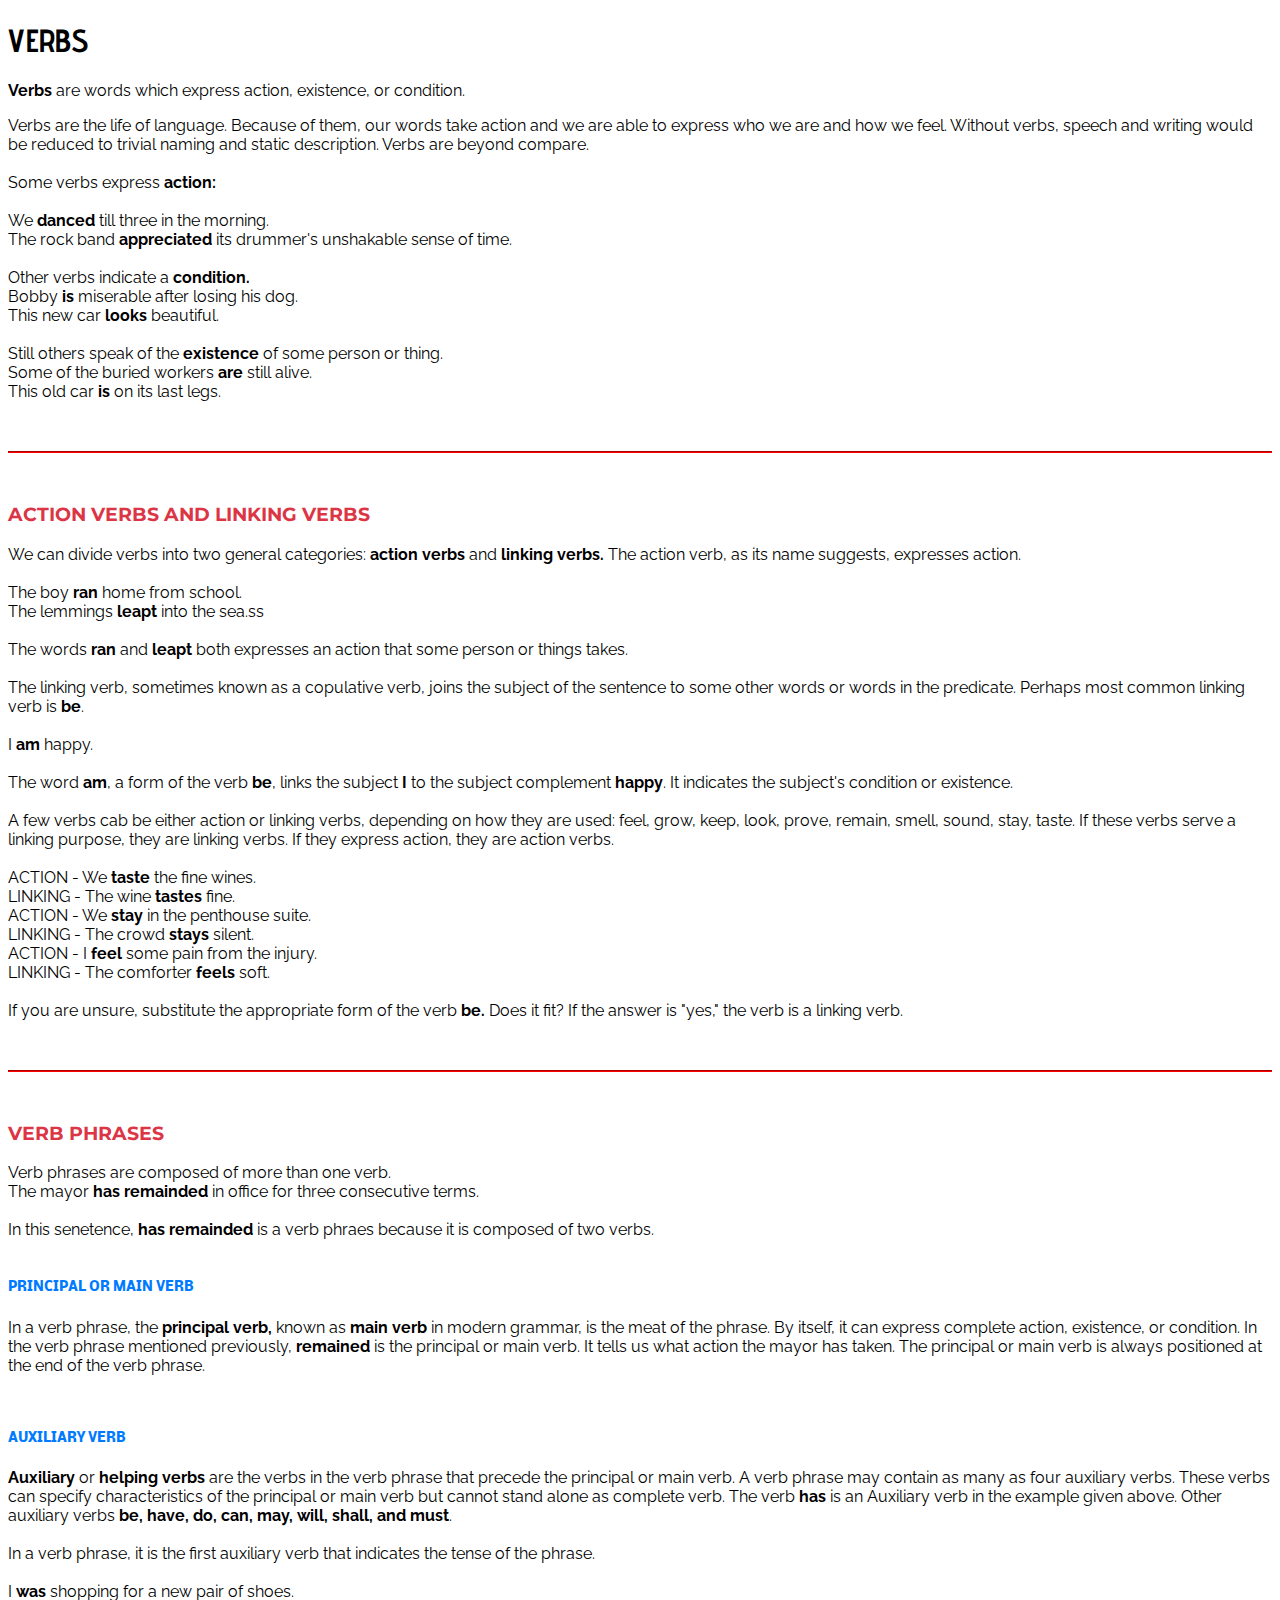
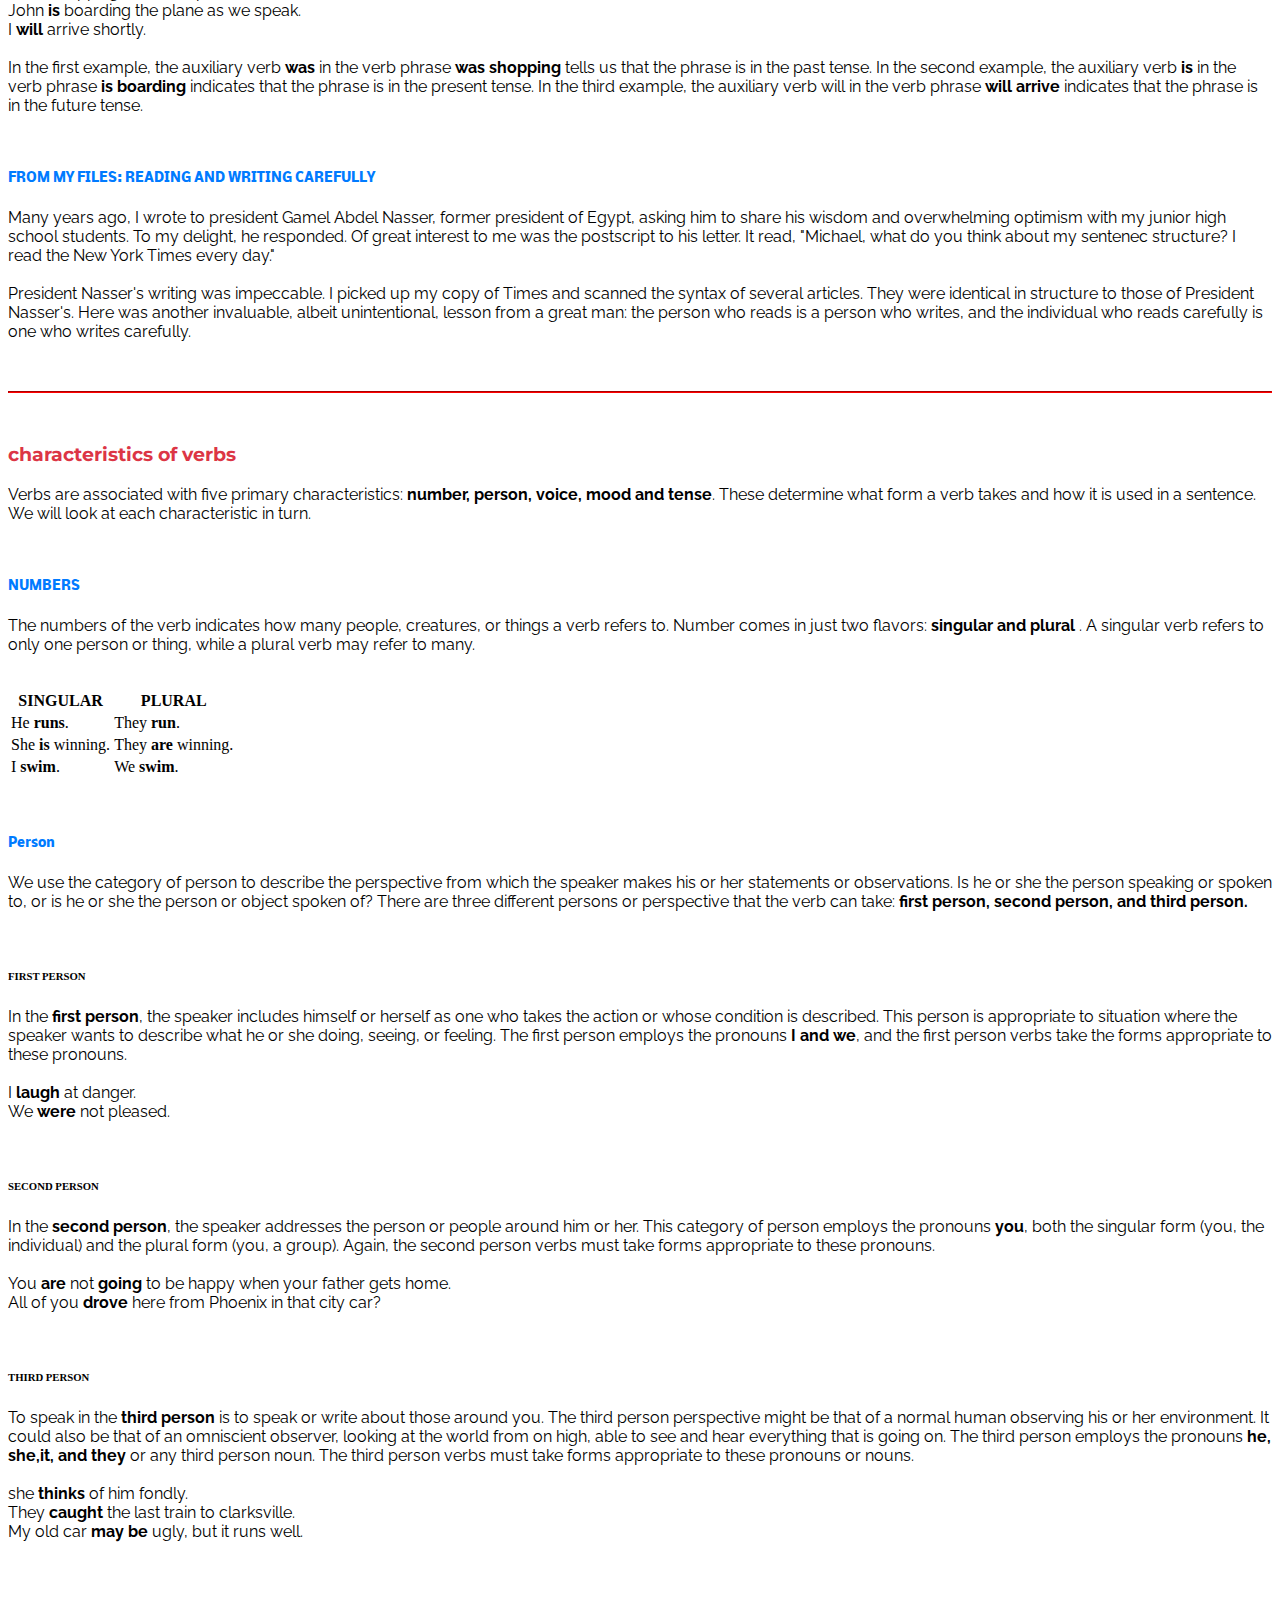
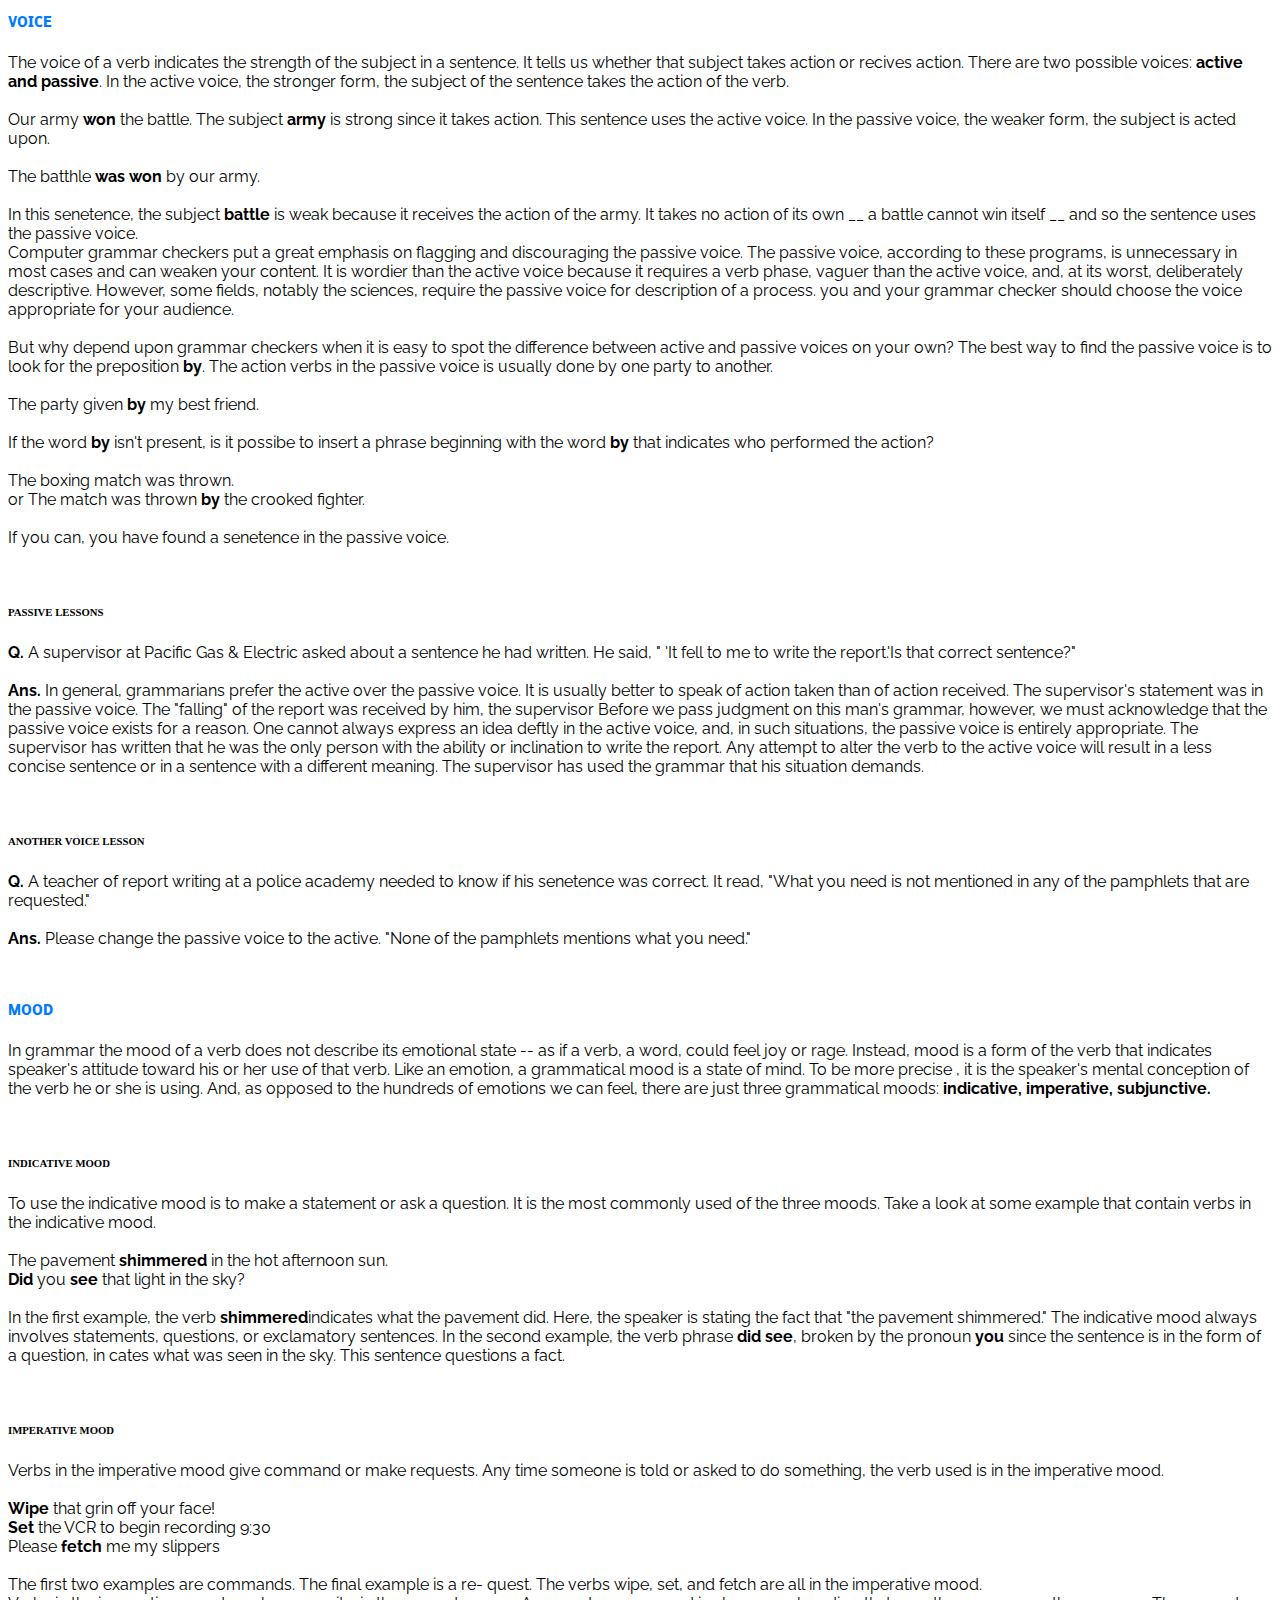
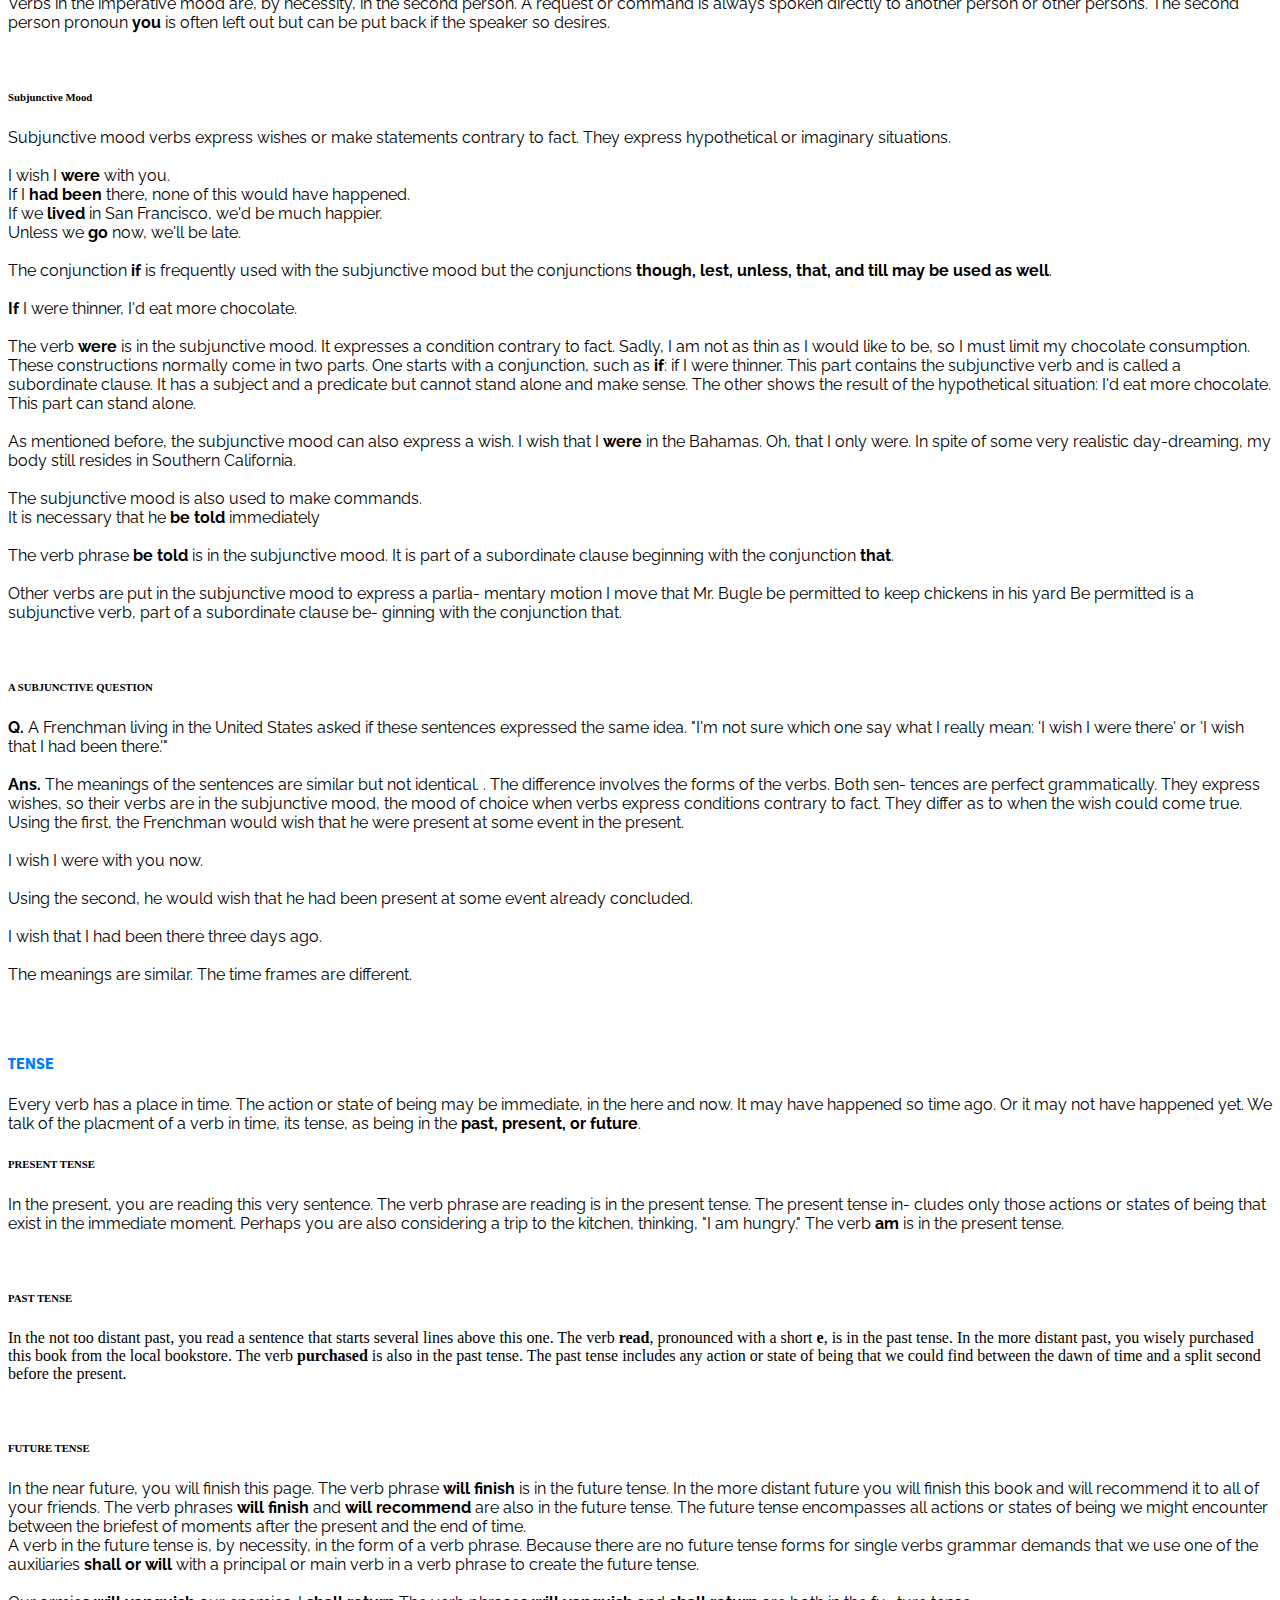
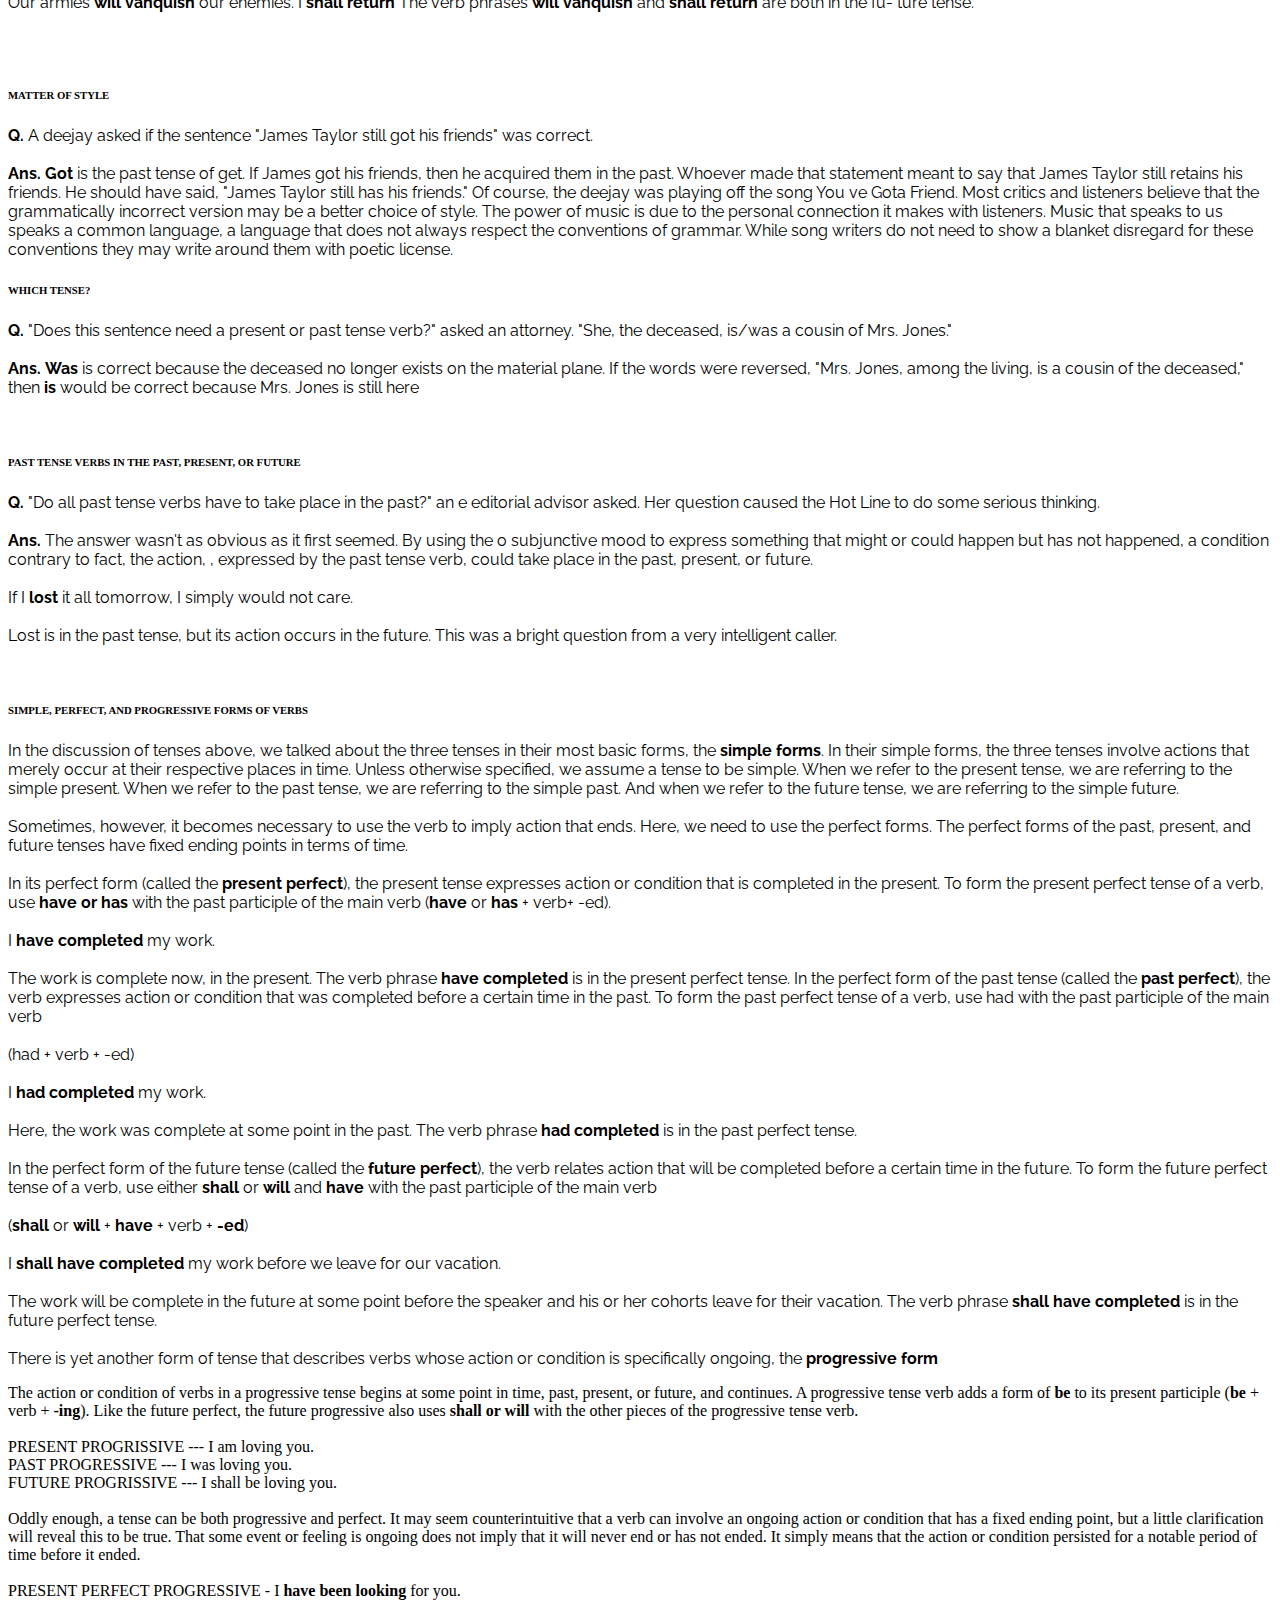
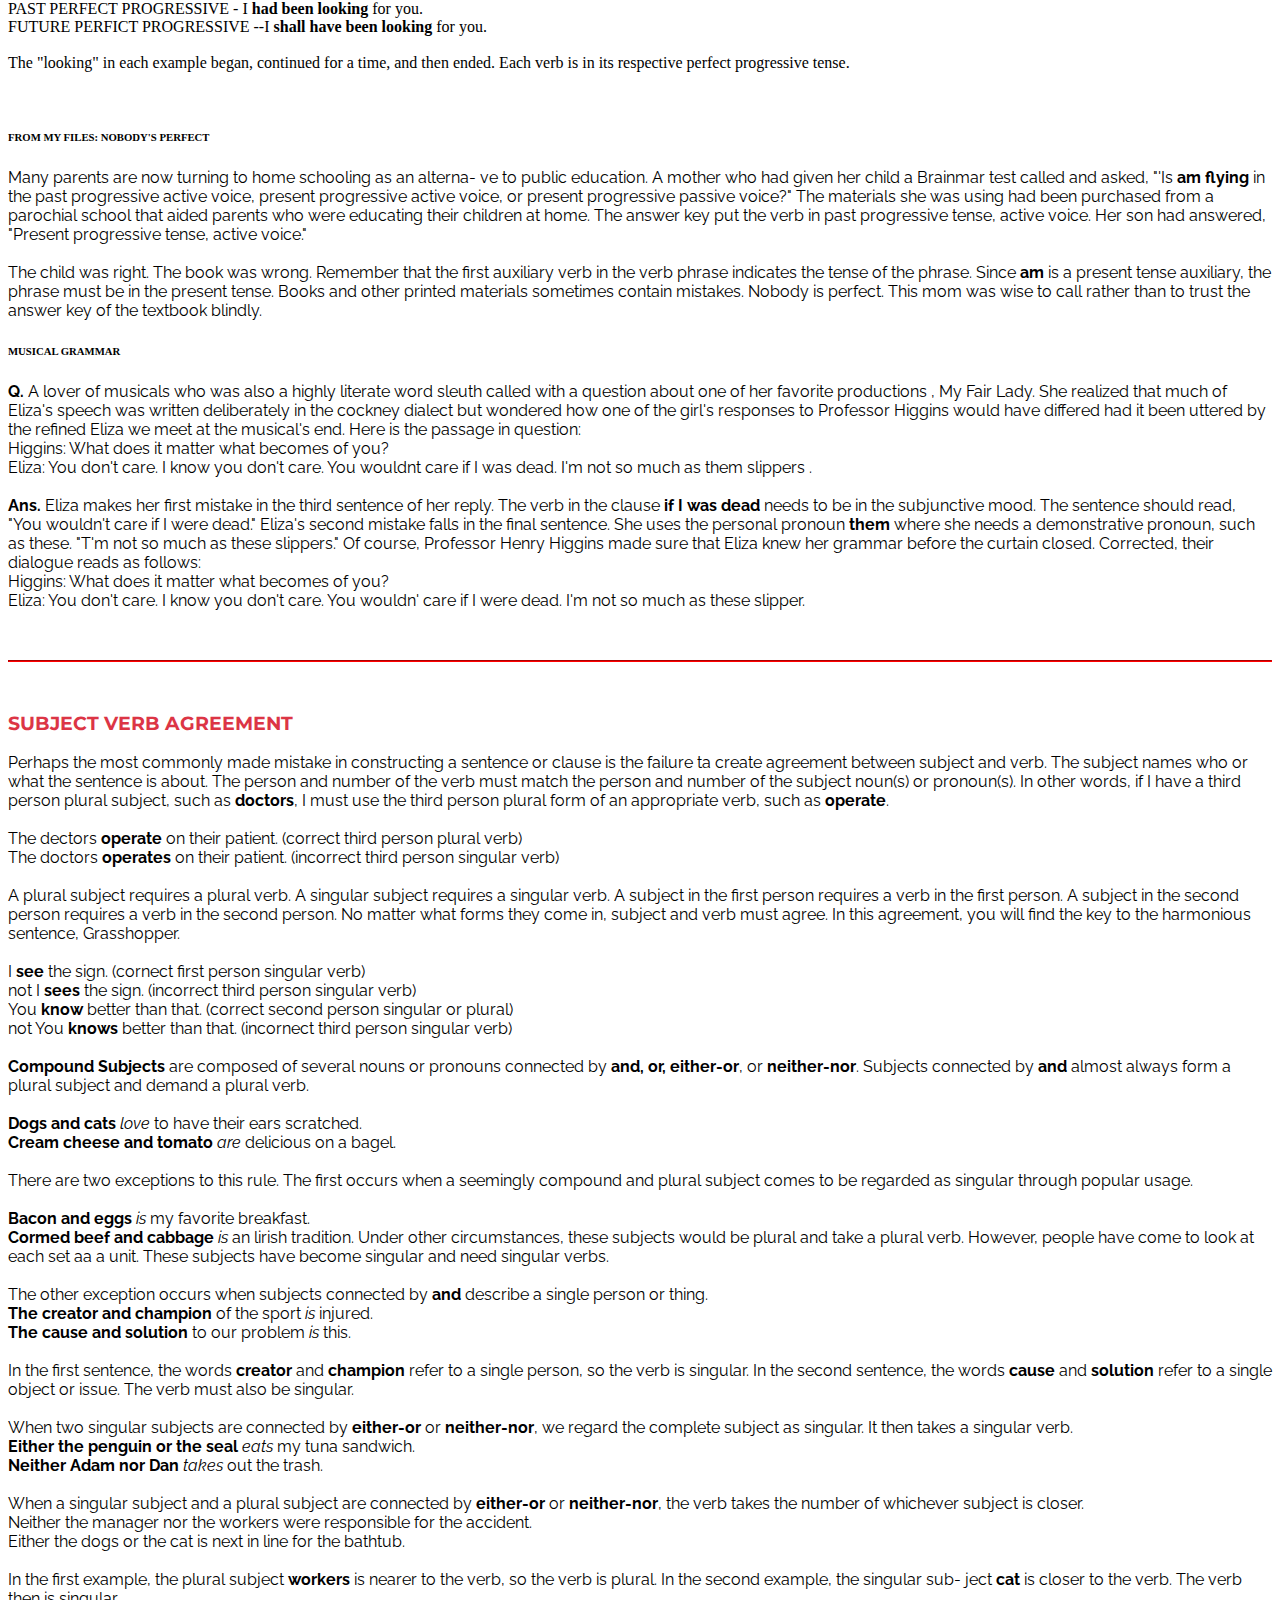
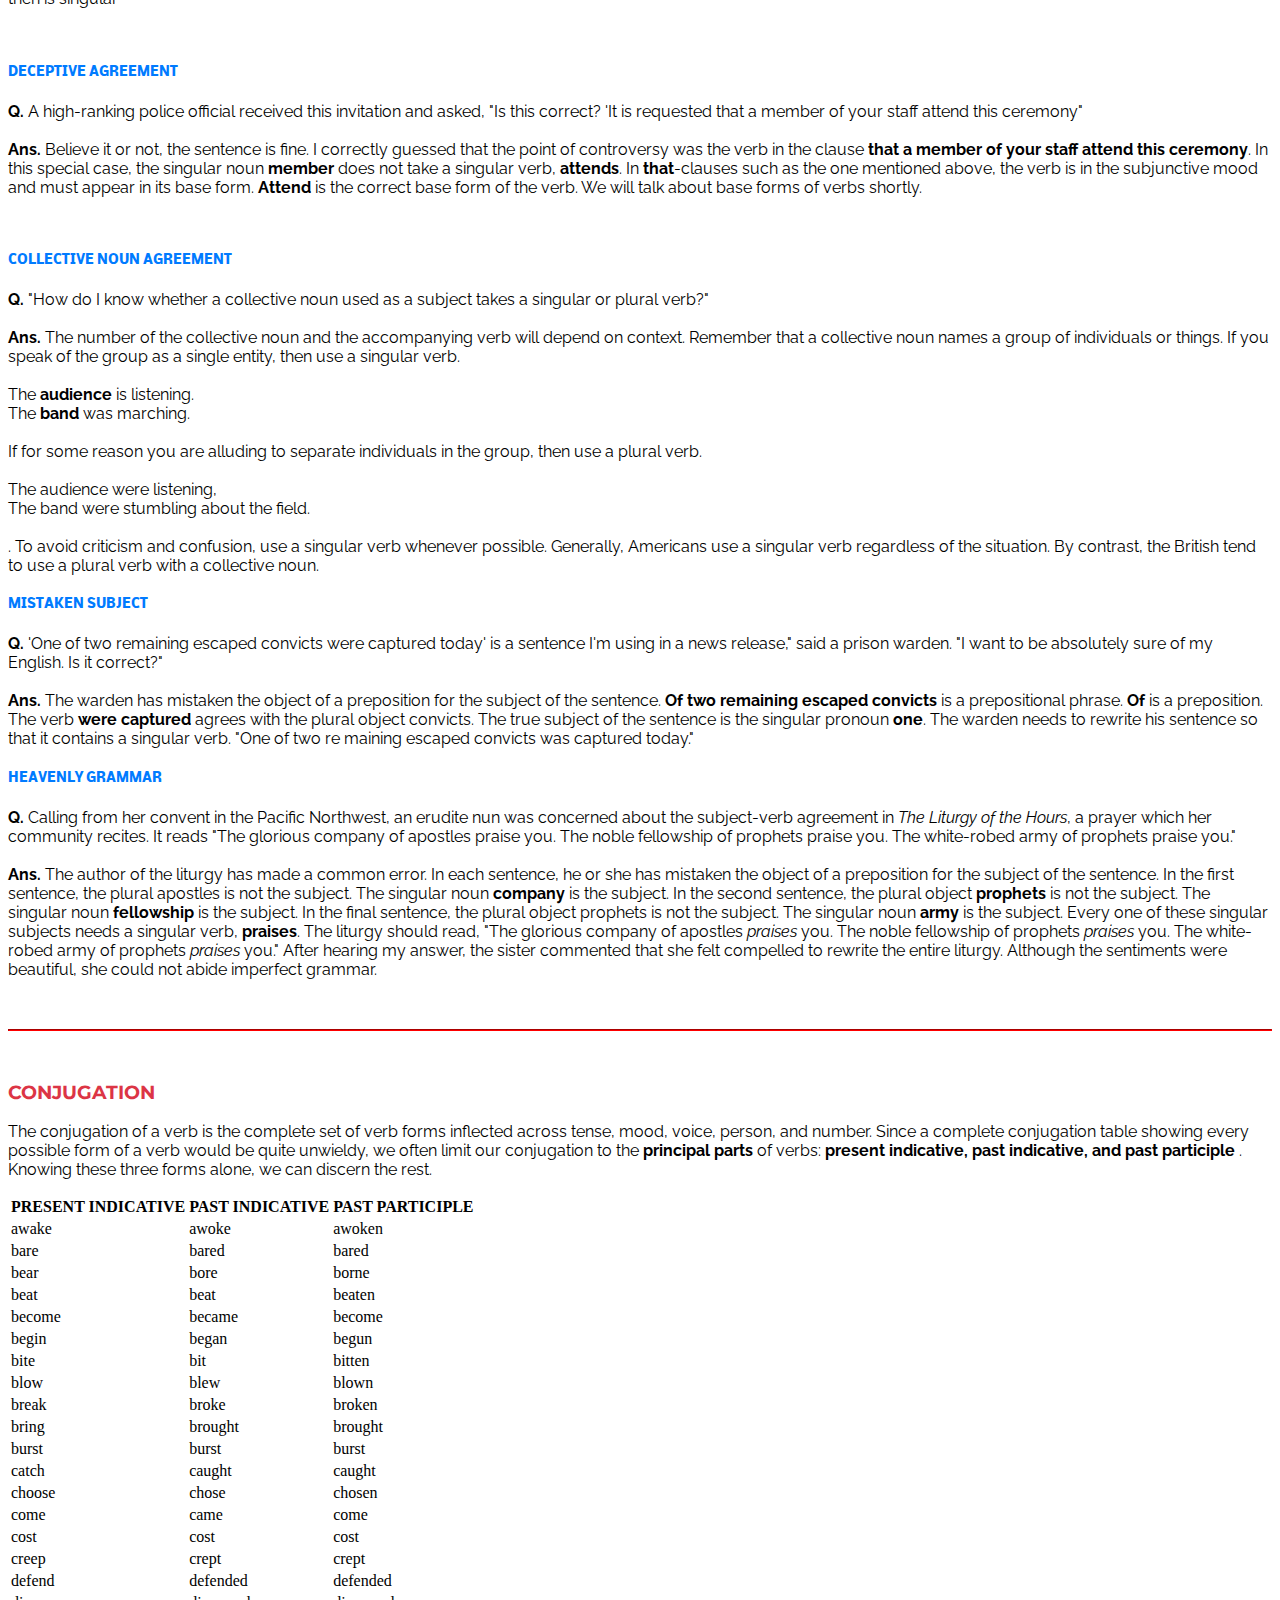
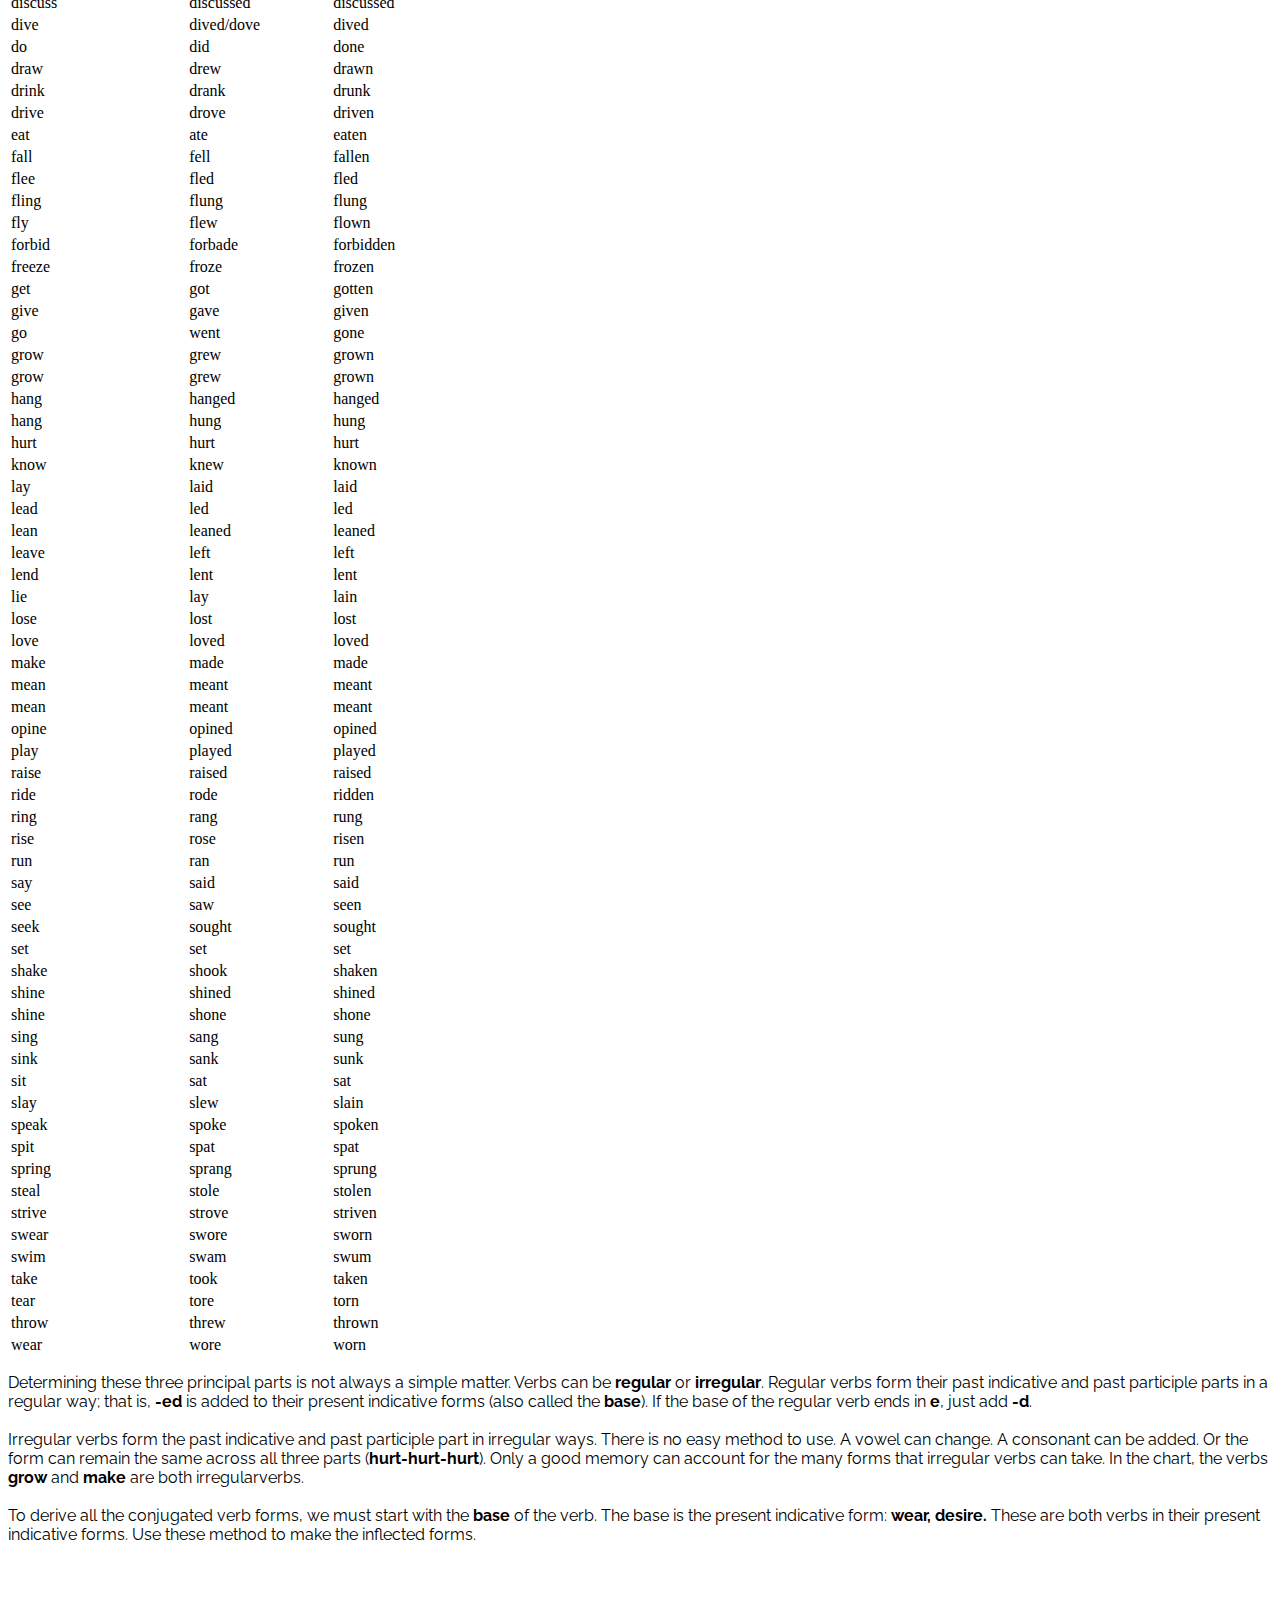
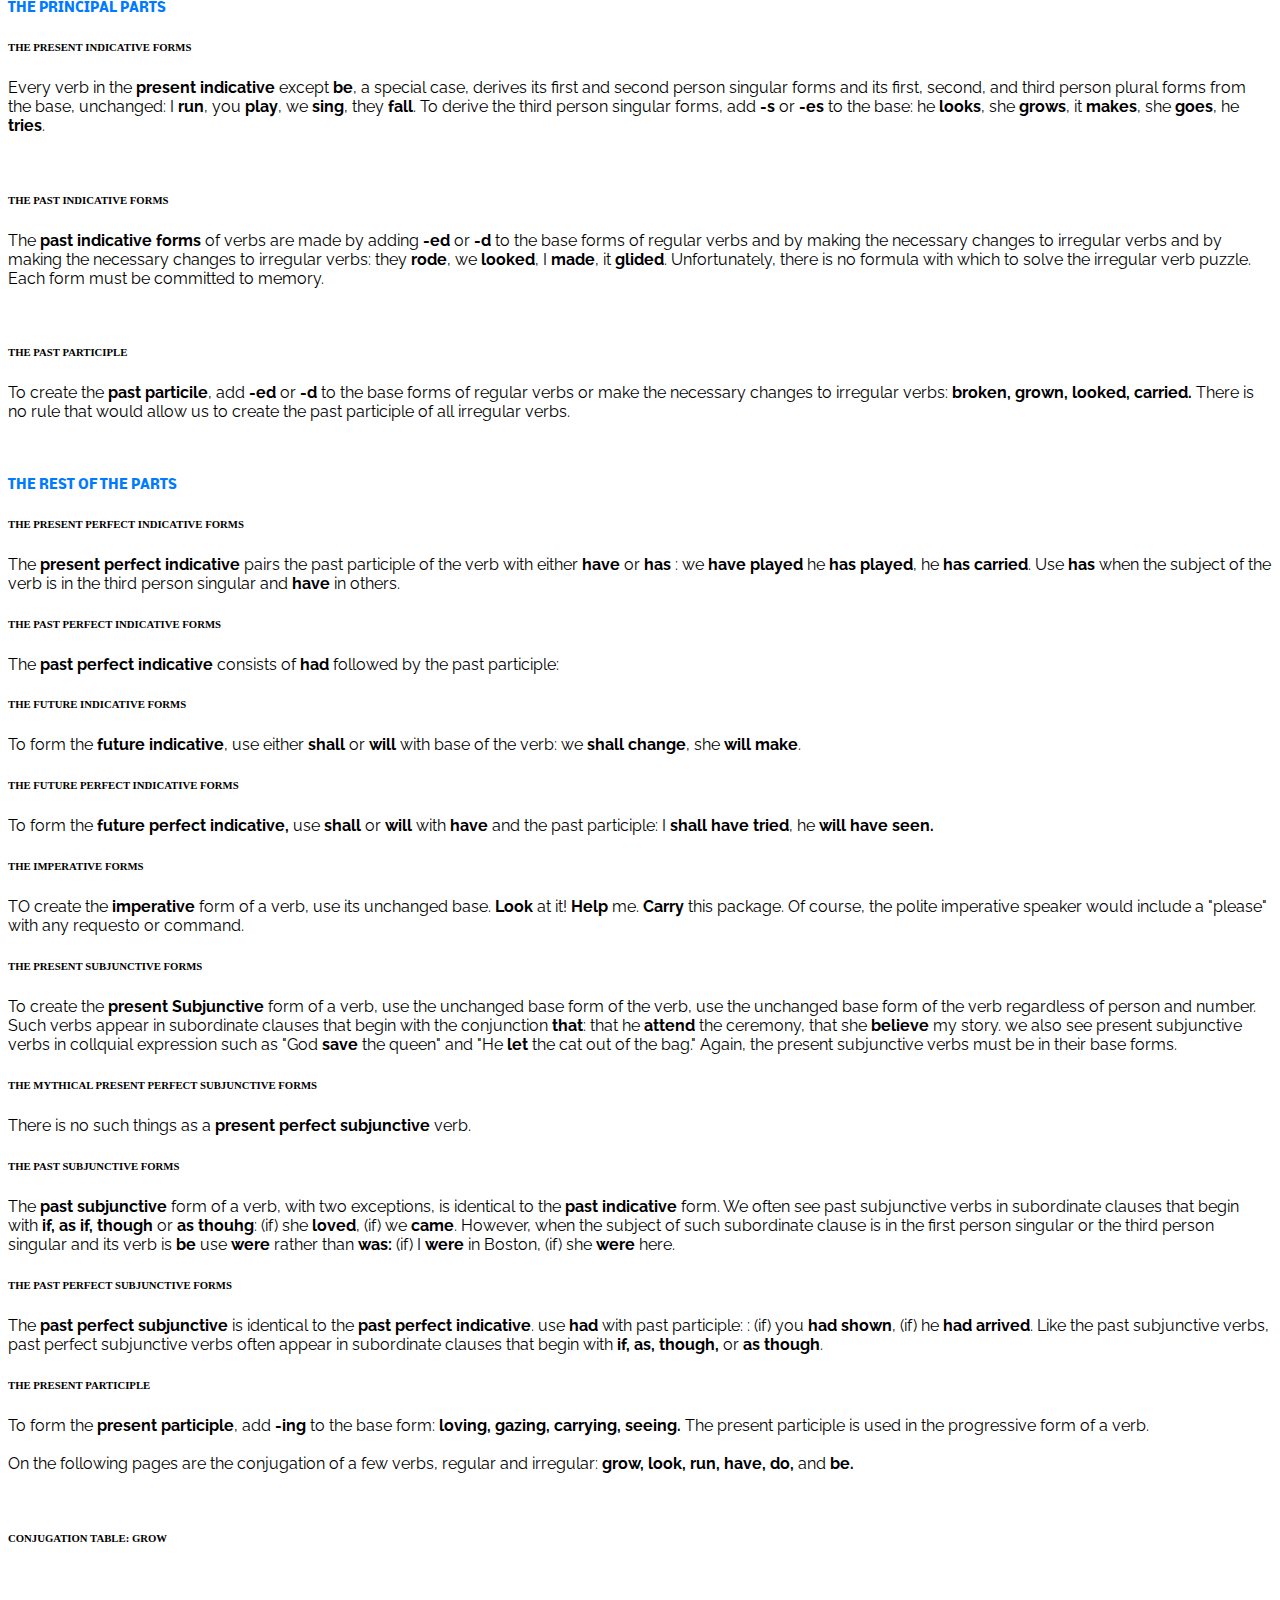
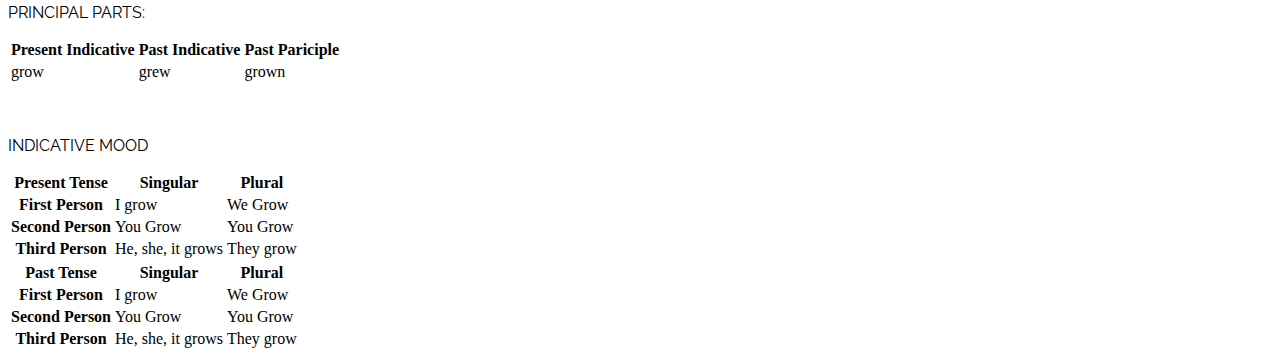
<file: verbs/intro.html>
<!DOCTYPE html>
<html lang="en">
<head>
  <meta charset="UTF-8">
  <meta name="viewport" content="width=device-width, initial-scale=1.0">
  <meta http-equiv="X-UA-Compatible" content="ie=edge">
  <title>Verbs</title>
  <link href="https://fonts.googleapis.com/css?family=Ubuntu" rel="stylesheet">
  <link href="https://fonts.googleapis.com/css?family=Advent+Pro|Montserrat|Nobile|Raleway" rel="stylesheet">
  <link rel="stylesheet" href="https://stackpath.bootstrapcdn.com/bootstrap/4.1.3/css/bootstrap.min.css" integrity="sha384-MCw98/SFnGE8fJT3GXwEOngsV7Zt27NXFoaoApmYm81iuXoPkFOJwJ8ERdknLPMO" crossorigin="anonymous">
  <link rel="stylesheet" href="../css/main.css">
</head>
<body>
  <section id="intro" class="mb-5 pb-5 mb-4">
    <div class="container">

      <h1 class="my-4 text-center">VERBS</h1>

      <div class="border p-4 my-3 h3 font-weight-normal Ubuntu text-center">
        <p>
          <strong>Verbs</strong> are words which express action, existence, or condition.
        </p>
      </div>

      <div class="">
          <p>
            Verbs are the life of language. Because of them, our words take action and we are able to express who we are and how we feel.
            Without verbs, speech and writing would be reduced to trivial naming and static description. Verbs are beyond compare. <br><br>

            Some verbs express <strong>action:</strong> <br><br>
            We <strong>danced</strong> till three in the morning. <br>
            The rock band <strong>appreciated</strong> its drummer's unshakable sense of time. <br><br>

            Other verbs indicate a <strong>condition.</strong> <br>
            Bobby <strong>is</strong> miserable after losing his dog. <br>
            This new car <strong>looks</strong> beautiful. <br><br>

            Still others speak of the <strong>existence</strong> of some person or thing. <br>
            Some of the buried workers <strong>are</strong> still alive. <br>
            This old car <strong>is</strong> on its last legs.
          </p>
      </div><hr>


      <div>
          <h3>ACTION VERBS AND LINKING VERBS</h3>
          <p>
            We can divide verbs into two general categories: <strong>action verbs</strong> and <strong>linking verbs.</strong>
            The action verb, as its name suggests, expresses action. <br><br>

            The boy <strong>ran</strong> home from school. <br>
            The lemmings <strong>leapt</strong> into the sea.ss <br><br>

            The words <strong>ran</strong> and <strong>leapt</strong> both expresses an action that some person or things takes. <br><br>

            The linking verb, sometimes known as a copulative verb, joins the subject of the sentence to some other words or words in the predicate.
            Perhaps most common linking verb is <strong>be</strong>. <br><br>

            I <strong>am</strong> happy. <br><br>

            The word <strong>am</strong>, a form of the verb <strong>be</strong>, links the subject <strong>I</strong> to the subject complement <strong>happy</strong>.
            It indicates the subject's condition or existence. <br><br>

            A few verbs cab be either action or linking verbs, depending on how they are used: feel, grow, keep, look, prove, remain, smell, sound,
            stay, taste. If these verbs serve a linking purpose, they are linking verbs. If they express action, they are action verbs. <br><br>

            ACTION - We <strong>taste</strong> the fine wines. <br>
            LINKING - The wine <strong>tastes</strong> fine. <br>

            ACTION - We <strong>stay</strong> in the penthouse suite. <br>
            LINKING - The crowd <strong>stays</strong> silent. <br>

            ACTION - I <strong>feel</strong> some pain from the injury. <br>
            LINKING - The comforter <strong>feels</strong> soft. <br><br>

            If you are unsure, substitute the appropriate form of the verb <strong>be.</strong> Does it fit? If the answer is "yes," the verb is a
            linking verb.

          </p>
      </div><hr>


      <div class="">
        <h3>VERB PHRASES</h3>
        <p>
          Verb phrases are composed of more than one verb. <br>
          The mayor <strong>has remainded</strong> in office for three consecutive terms. <br><br>
          In this senetence, <strong>has remainded</strong> is a verb phraes because it is composed of two verbs. <br><br>
        </p>

        <h5>PRINCIPAL OR MAIN VERB</h5>

        <p>
          In a verb phrase, the <strong>principal verb,</strong> known as <strong>main verb</strong> in modern grammar, is the meat of the phrase.
          By itself, it can express complete action, existence, or condition. In the verb phrase mentioned previously, <strong>remained</strong> is the
          principal or main verb. It tells us what action the mayor has taken. The principal or main verb is always positioned at the end of the verb phrase. <br>

        </p><br>

        <h5>AUXILIARY VERB</h5>
        <p>
          <strong>Auxiliary</strong> or <strong>helping verbs</strong> are the verbs in the verb phrase that precede the principal or main verb.
          A verb phrase may contain as many as four auxiliary verbs. These verbs can specify characteristics of the principal or main verb but cannot
          stand alone as complete verb. The verb <strong>has</strong> is an Auxiliary verb in the example given above. Other auxiliary verbs
          <strong>be, have, do, can, may, will, shall, and must</strong>. <br><br>

          In a verb phrase, it is the first auxiliary verb that indicates the tense of the phrase. <br><br>

          I <strong>was</strong> shopping for a new pair of shoes. <br>
          John <strong>is</strong> boarding the plane as we speak. <br>
          I <strong>will</strong> arrive shortly. <br><br>

          In the first example, the auxiliary verb <strong>was</strong> in the verb phrase <strong>was shopping</strong> tells us that the
          phrase is in the past tense. In the second example, the auxiliary verb <strong>is</strong> in the verb phrase <strong>is boarding</strong>
          indicates that the phrase is in the present tense. In the third example, the auxiliary verb will in the verb phrase <strong>will arrive</strong>
          indicates that the phrase is in the future tense. <br>
        </p><br>

        <h5>FROM MY FILES: READING AND WRITING CAREFULLY</h5>

        <p>
          Many years ago, I wrote to president Gamel Abdel Nasser, former president of Egypt, asking him to share his wisdom and overwhelming optimism with my
          junior high school students. To my delight, he responded. Of great interest to me was the postscript to his letter. It read,
          "Michael, what do you think about my sentenec structure? I read the New York Times every day." <br><br>

          President Nasser's writing was impeccable. I picked up my copy of Times and scanned the syntax of several articles. They were identical in structure to those
          of President Nasser's. Here was another invaluable, albeit unintentional, lesson from a great man: the person who reads is a person who writes, and the
          individual who reads carefully is one who writes carefully.

        </p>
      </div><hr>

      <div class="">
        <h3 class="text-uppercase">characteristics of verbs</h3>

        <p>
          Verbs are associated with five primary characteristics: <strong>number, person, voice, mood and tense</strong>. These determine what form
          a verb takes and how it is used in a sentence. We will look at each characteristic in turn.
        </p>
        <br>

        <h5>NUMBERS</h5>
        <p>
          The numbers of the verb indicates how many people, creatures, or things a verb refers to. Number comes in just two flavors: <strong>singular and plural</strong>
          . A singular verb refers to only one person or thing, while a plural verb may refer to many.
          <br><br>

          <table class="table table-bordered">
            <thead>
              <tr>
                <th scope="col">SINGULAR</th>
                <th scope="col">PLURAL</th>
              </tr>
            </thead>
            <tbody>
              <tr>
                <td>He <strong>runs</strong>.</td>
                <td>They <strong>run</strong>.</td>
              </tr>
              <tr>
                <td>She <strong>is</strong> winning.</td>
                <td>They <strong>are</strong> winning.</td>
              </tr>
              <tr>
                <td>I <strong>swim</strong>.</td>
                <td>We <strong>swim</strong>.</td>
              </tr>
            </tbody>
          </table>
        </p><br>

        <h5>Person</h5>

        <p>
          We use the category of person to describe the perspective from which the speaker makes his or her statements or observations.
          Is he or she the person speaking or spoken to, or is he or she the person or object spoken of? There are three different persons or perspective
          that the verb can take: <strong>first person, second person, and third person.</strong> <br>
        </p><br>

        <h6>FIRST PERSON</h6>
        <p>
          In the <strong>first person</strong>, the speaker includes himself or herself as one who takes the action or whose condition is described.
          This person is appropriate to situation where the speaker wants to describe what he or she doing, seeing, or feeling. The first
          person employs the pronouns <strong>I and we</strong>, and the first person verbs take the forms appropriate to these pronouns. <br><br>

          I <strong>laugh</strong> at danger. <br>
          We <strong>were</strong> not pleased.
        </p><br>

        <h6>SECOND PERSON</h6>

        <p>
          In the <strong>second person</strong>, the speaker addresses the person or people around him or her. This category of person employs
          the pronouns <strong>you</strong>, both the singular form (you, the individual) and the plural form (you, a group).
          Again, the second person verbs must take forms appropriate to these pronouns. <br><br>

          You <strong>are</strong> not <strong>going</strong> to be happy when your father gets home. <br>
          All of you <strong>drove</strong> here from Phoenix in that city car? <br>
        </p><br>

        <h6>THIRD PERSON</h6>
        <p>
          To speak in the <strong>third person</strong> is to speak or write about those around you. The third person perspective might be that of a normal
          human observing his or her environment. It could also be that of an omniscient observer, looking at the world from on high, able to see and hear
          everything that is going on. The third person employs the pronouns <strong>he, she,it, and they</strong> or any third person noun.
          The third person verbs must take forms appropriate to these pronouns or nouns. <br><br>

          she <strong>thinks</strong> of him fondly. <br>
          They <strong>caught</strong> the last train to clarksville. <br>
          My old car <strong>may be</strong> ugly, but it runs well. <br><br>


        </p> <br>

        <h5>VOICE</h5>
        <p>
          The voice of a verb indicates the strength of the subject in a sentence. It tells us whether that subject takes action or recives action.
          There are two possible voices: <strong>active and passive</strong>. In the active voice, the stronger form, the subject of the sentence takes the action of the verb. <br><br>

          Our army <strong>won</strong> the battle.

          The subject <strong>army</strong> is strong since it takes action. This sentence uses the active voice. In the passive voice, the weaker form, the subject is acted upon. <br><br>

          The batthle <strong>was won</strong> by our army. <br><br>

          In this senetence, the subject <strong>battle </strong> is weak because it receives the action of the army. It takes no action of its own __ a battle cannot win itself __ and so the sentence uses
          the passive voice. <br>
          Computer grammar checkers put a great emphasis on flagging and discouraging the passive voice. The passive voice, according to these programs, is unnecessary in most cases
          and can weaken your content. It is wordier than the active voice because it requires a verb phase, vaguer than the active voice,
          and, at its worst, deliberately descriptive. However, some fields, notably the sciences, require the passive voice for description of a process. you and your
          grammar checker should choose the voice appropriate for your audience. <br><br>

          But why depend upon grammar checkers when it is easy to spot the difference between active and passive voices on your own? The best way to find
          the passive voice is to look for the preposition <strong>by</strong>. The action verbs in the passive voice is usually done by one party to another.
          <br><br> The party given <strong>by</strong> my best friend. <br><br>
          If the word <strong>by</strong> isn't present, is it possibe to insert a phrase beginning with the word <strong>by</strong>
          that indicates who performed the action? <br> <br>
          The boxing match was thrown. <br>
          or The match was thrown <strong>by</strong> the crooked fighter. <br><br>
          If you can, you have found a senetence in the passive voice.
        </p><br>

        <h6>PASSIVE LESSONS</h6>
        <p>
          <strong>Q. </strong>A supervisor at Pacific Gas & Electric asked about a sentence
          he had written. He said, " 'It fell to me to write the report.'Is that correct sentence?" <br><br>
          <strong>Ans.</strong>
          In general, grammarians prefer the active over the passive
          voice. It is usually better to speak of action taken than of action
           received. The supervisor's statement was in the passive voice.
          The "falling" of the report was received by him, the supervisor
          Before we pass judgment on this man's grammar, however, we
          must acknowledge that the passive voice exists for a reason. One
          cannot always express an idea deftly in the active voice, and, in
          such situations, the passive voice is entirely appropriate. The supervisor
          has written that he was the only person with the ability or
          inclination to write the report. Any attempt to alter the verb to the
          active voice will result in a less concise sentence or in a sentence
          with a different meaning. The supervisor has used the grammar
          that his situation demands.
        </p><br>

        <h6>ANOTHER VOICE LESSON</h6>
        <p>
          <strong>Q. </strong>
          A teacher of report writing at a police academy needed to know if his senetence was correct. It read, "What you need is not mentioned in any
          of the pamphlets that are requested." <br><br>
          <strong>Ans. </strong>
          Please change the passive voice to the active. "None of the
          pamphlets mentions what you need."
        </p><br>

        <h5>MOOD</h5>
        <p>
          In grammar the mood of a verb does not describe its emotional state -- as if a verb, a word, could feel joy or rage. Instead, mood is a form of the verb
          that indicates speaker's attitude toward his or her use of that verb. Like an emotion, a grammatical mood is a state of mind. To be more precise
          , it is the speaker's mental conception of the verb he or she is using. And, as opposed to the hundreds of emotions we can feel, there are just
          three grammatical moods: <strong>indicative, imperative, subjunctive.</strong>
        </p><br>
        <h6>INDICATIVE MOOD</h6>
        <p>
          To use the indicative mood is to make a statement or ask a question. It is the most commonly used of the three moods. Take a look at some
          example that contain verbs in the indicative mood. <br><br>
          The pavement <strong>shimmered</strong> in the hot afternoon sun. <br>
          <strong>Did</strong> you <strong>see</strong> that light in the sky? <br><br>

          In the first example, the verb <strong>shimmered</strong>indicates what the pavement did. Here, the speaker is stating the fact that "the pavement shimmered."
          The indicative mood always involves statements, questions, or exclamatory sentences.
          In the second example, the verb phrase <strong>did see</strong>, broken by the
          pronoun <strong>you</strong> since the sentence is in the form of a question, in
          cates what was seen in the sky. This sentence questions a fact.

        </p><br>

        <h6>IMPERATIVE MOOD</h6>
        <p>
          Verbs in the imperative mood give command or make requests. Any time someone is told or asked to do something, the verb used is in the imperative mood. <br><br>
          <strong>Wipe</strong> that grin off your face! <br>
          <strong>Set</strong> the VCR to begin recording  9:30 <br>
          Please <strong>fetch</strong> me my slippers <br><br>
          The first two examples are commands. The final example is a re-
          quest. The verbs wipe, set, and fetch are all in the imperative
          mood. <br>
          Verbs in the imperative mood are, by necessity, in the second
          person. A request or command is always spoken directly to another
          person or other persons. The second person pronoun <strong>you</strong> is often
          left out but can be put back if the speaker so desires.

        </p><br>
        <h6 class="text-uppercase">Subjunctive Mood </h6>
        <p>
          Subjunctive mood verbs express wishes or make statements
          contrary to fact. They express hypothetical or imaginary situations. <br><br>
          I wish I <strong>were</strong> with you. <br>
          If I <strong>had been</strong> there, none of this would have happened. <br>
          If we <strong>lived</strong> in San Francisco, we'd be much happier. <br>
          Unless we <strong>go</strong> now, we'll be late. <br><br>

          The conjunction <strong>if</strong> is frequently used with the subjunctive mood
          but the conjunctions <strong>though, lest, unless, that, and till may be
          used as well</strong>. <br><br>
          <strong>If</strong> I were thinner, I'd eat more chocolate. <br><br>
          The verb <strong>were</strong> is in the subjunctive mood. It expresses a condition
          contrary to fact. Sadly, I am not as thin as I would like to be, so I
          must limit my chocolate consumption. <br>
          These constructions normally come in two parts. One starts
          with a conjunction, such as <strong>if</strong>: if I were thinner. This part contains
          the subjunctive verb and is called a subordinate clause. It has a subject and a predicate but cannot stand alone
          and make sense. The other shows the result of the hypothetical situation:
          I'd eat more chocolate. This part can stand alone. <br><br>

          As mentioned before, the subjunctive mood can also express a
          wish. I wish that I <strong>were</strong> in the Bahamas. Oh, that I only were. In
          spite of some very realistic day-dreaming, my body still resides in
          Southern California. <br><br>
          The subjunctive mood is also used to make commands. <br>
          It is necessary that he <strong>be told</strong> immediately <br><br>
          The verb phrase <strong>be told</strong> is in the subjunctive mood. It is part of a
          subordinate clause beginning with the conjunction <strong>that</strong>. <br><br>

          Other verbs are put in the subjunctive mood to express a parlia-
          mentary motion
          I move that Mr. Bugle be permitted to keep chickens in his
          yard
          Be permitted is a subjunctive verb, part of a subordinate clause be-
          ginning with the conjunction that.
        </p> <br>
        <h6>A SUBJUNCTIVE QUESTION</h6>
        <p>
          <strong>Q. </strong>
           A Frenchman living in the United States asked if these sentences
           expressed the same idea. "I'm not sure which one say
          what I really mean: 'I wish I were there' or 'I wish that I had been
          there.'" <br><br>
          <strong>Ans.</strong>
          The meanings of the sentences are similar but not identical.
          . The difference involves the forms of the verbs. Both sen-
          tences are perfect grammatically. They express wishes, so their
          verbs are in the subjunctive mood, the mood of choice when verbs
          express conditions contrary to fact. They differ as to when the wish
          could come true. Using the first, the Frenchman would wish that he
          were present at some event in the present. <br><br>
          I wish I were with you now. <br><br>
          Using the second, he would wish that he had been present at some
          event already concluded. <br><br>
          I wish that I had been there three days ago. <br><br>
          The meanings are similar. The time frames are different.
        </p><br><br>

        <h5>TENSE</h5>

        <p>
          Every verb has a place in time. The action or state of being may
          be immediate, in the here and now. It may have happened so
          time ago. Or it may not have happened yet. We talk of the placment
          of a verb in time, its tense, as being in the <strong>past, present, or
          future</strong>.
        </p>
          <h6>PRESENT TENSE</h6>
        <p>
            In the present, you are reading this very sentence. The verb
            phrase are reading is in the present tense. The present tense in-
            cludes only those actions or states of being that exist in the
            immediate moment. Perhaps you are also considering a trip to the
            kitchen, thinking, "I am hungry." The verb <strong>am</strong> is in the present
            tense.
        </p><br>

        <h6>PAST TENSE</h6>
        </p>
          In the not too distant past, you read a sentence that starts several
           lines above this one. The verb <strong>read</strong>, pronounced with a short <strong>e</strong>, is
          in the past tense. In the more distant past, you wisely purchased
          this book from the local bookstore. The verb <strong>purchased</strong> is also in
          the past tense. The past tense includes any action or state of being
          that we could find between the dawn of time and a split second before
           the present.
        </p><br>

        <h6>FUTURE TENSE</h6>
        <p>
          In the near future, you will finish this page. The verb phrase
          <strong>will finish</strong> is in the future tense. In the more distant future you will
          finish this book and will recommend it to all of your friends. The
          verb phrases <strong>will finish</strong> and <strong>will recommend</strong> are also in the future
          tense. The future tense encompasses all actions or states of being
          we might encounter between the briefest of moments after the
          present and the end of time. <br>
          A verb in the future tense is, by necessity, in the form of a verb
          phrase. Because there are no future tense forms for single verbs
          grammar demands that we use one of the auxiliaries <strong>shall or will</strong>
          with a principal or main verb in a verb phrase to create the future
          tense. <br><br>
          Our armies <strong>will vanquish</strong> our enemies.
          I <strong>shall return</strong>
          The verb phrases <strong>will vanquish</strong> and <strong>shall return</strong> are both in the fu-
          ture tense.

        </p><br><br>

        <h6>MATTER OF STYLE</h6>
        <p>
          <strong>Q. </strong>A deejay asked if the sentence "James Taylor still got his
          friends" was correct. <br><br>
          <strong>Ans. </strong>
          <strong>Got</strong> is the past tense of get. If James got his friends, then he
          acquired them in the past. Whoever made that statement
          meant to say that James Taylor still retains his friends. He should
          have said, "James Taylor still has his friends."
          Of course, the deejay was playing off the song You ve Gota
          Friend. Most critics and listeners believe that the grammatically incorrect
          version may be a better choice of style. The power of music
          is due to the personal connection it makes with listeners. Music
          that speaks to us speaks a common language, a language that does
          not always respect the conventions of grammar. While song writers
          do not need to show a blanket disregard for these conventions
          they may write around them with poetic license.
        </p>

        <h6>WHICH TENSE?</h6>
        <p>
          <strong>Q. </strong>"Does this sentence need a present or past tense verb?"
          asked an attorney. "She, the deceased, is/was a cousin of
          Mrs. Jones." <br><br>
          <strong>Ans.</strong>
          <strong>Was</strong> is correct because the deceased no longer exists on the
           material plane. If the words were reversed, "Mrs. Jones,
          among the living, is a cousin of the deceased," then <strong>is</strong> would be
          correct because Mrs. Jones is still here
        </p><br>

        <h6>PAST TENSE VERBS IN THE PAST, PRESENT, OR FUTURE</h6>
        <p>
          <strong>Q. </strong>"Do all past tense verbs have to take place in the past?" an
          e editorial advisor asked. Her question caused the Hot Line to
          do some serious thinking. <br><br>
          <strong>Ans.</strong>
          The answer wasn't as obvious as it first seemed. By using the
          o subjunctive mood to express something that might or could
          happen but has not happened, a condition contrary to fact, the action,
          , expressed by the past tense verb, could take place in the past, present, or future. <br><br>
          If I <strong>lost</strong> it all tomorrow, I simply would not care. <br><br>
          Lost is in the past tense, but its action occurs in the future. This was
          a bright question from a very intelligent caller.
        </p><br>

        <h6>SIMPLE, PERFECT, AND PROGRESSIVE FORMS OF VERBS</h6>
        <p>
        In the discussion of tenses above, we talked about the three tenses in their most basic forms, the <strong>simple forms</strong>. In their simple
        forms, the three tenses involve actions that merely occur at their respective places in time. Unless otherwise specified, we assume a
        tense to be simple. When we refer to the present tense, we are referring to the simple present. When we refer to the past tense, we
        are referring to the simple past. And when we refer to the future tense, we are referring to the simple future. <br><br>
        Sometimes, however, it becomes necessary to use the verb to imply action that ends. Here, we need to use the perfect forms. The
        perfect forms of the past, present, and future tenses have fixed ending points in terms of time. <br><br>
        In its perfect form (called the <strong>present perfect</strong>), the present tense
        expresses action or condition that is completed in the present. To
        form the present perfect tense of a verb, use <strong>have or has</strong> with the
        past participle of the main verb (<strong>have</strong> or </strong><strong>has</strong> + verb+ -ed). <br><br>
        I <strong>have completed</strong> my work. <br><br>
        The work is complete now, in the present. The verb phrase <strong>have
        completed</strong> is in the present perfect tense.
        In the perfect form of the past tense (called the <strong>past perfect</strong>),
        the verb expresses action or condition that was completed before a
        certain time in the past. To form the past perfect tense of a verb, use
        had with the past participle of the main verb <br><br>(had + verb + -ed) <br><br>
        I <strong>had completed</strong> my work. <br><br>
        Here, the work was complete at some point in the past. The verb
        phrase <strong>had completed</strong> is in the past perfect tense. <br> <br>
        In the perfect form of the future tense (called the <strong>future perfect</strong>),
        the verb relates action that will be completed before a certain
        time in the future. To form the future perfect tense of a verb, use either <strong>shall</strong> or <strong>will</strong> and <strong>have</strong> with the past participle of the main verb
        <br><br> (<strong>shall</strong> or <strong>will</strong> + <strong>have</strong> + verb + <strong>-ed</strong>) <br><br>
          I <strong>shall have completed</strong> my work before we leave for our
          vacation. <br><br>
          The work will be complete in the future at some point before the
          speaker and his or her cohorts leave for their vacation. The verb
          phrase <strong>shall have completed</strong> is in the future perfect tense. <br><br>
          There is yet another form of tense that describes verbs whose
          action or condition is specifically ongoing, the <strong>progressive form</strong><div class="br"></div>
          The action or condition of verbs in a progressive tense begins at
          some point in time, past, present, or future, and continues. A progressive tense verb adds a form of <strong>be</strong> to its present participle (<strong>be</strong> +
          verb + <strong>-ing</strong>). Like the future perfect, the future progressive also
          uses <strong>shall or will</strong> with the other pieces of the progressive tense
          verb. <br><br>
          PRESENT PROGRISSIVE  --- I am loving you. <br>
          PAST PROGRESSIVE --- I was loving you. <br>
          FUTURE PROGRISSIVE --- I shall be loving you. <br><br>

          Oddly enough, a tense can be both progressive and perfect. It
          may seem counterintuitive that a verb can involve an ongoing action or condition that has a fixed ending point, but a little
          clarification will reveal this to be true. That some event or feeling is
          ongoing does not imply that it will never end or has not ended. It
          simply means that the action or condition persisted for a notable
          period of time before it ended. <br><br>
          PRESENT PERFECT PROGRESSIVE - I <strong>have been looking</strong> for you. <br>
          PAST PERFECT PROGRESSIVE - I <strong>had been looking</strong> for you. <br>
          FUTURE PERFICT PROGRESSIVE --I <strong>shall have been looking</strong> for you. <br><br>


          The "looking" in each example began, continued for a time, and
          then ended. Each verb is in its respective perfect progressive tense.

        </p><br>

        <h6>FROM MY FILES: NOBODY'S PERFECT</h6>
        <p>
          Many parents are now turning to home schooling as an alterna-
          ve to public education. A mother who had given her child a
          Brainmar test called and asked, "'Is <strong>am flying</strong> in the past progressive active voice, present progressive active voice, or present
          progressive passive voice?" The materials she was using had been
          purchased from a parochial school that aided parents who were
          educating their children at home. The answer key put the verb in
          past progressive tense, active voice. Her son had answered, "Present
          progressive tense, active voice." <br><br>
          The child was right. The book was wrong. Remember that the
          first auxiliary verb in the verb phrase indicates the tense of the
          phrase. Since <strong>am</strong> is a present tense auxiliary, the phrase must be in
          the present tense. Books and other printed materials sometimes
          contain mistakes. Nobody is perfect. This mom was wise to call
          rather than to trust the answer key of the textbook blindly.
        </p>

        <h6>MUSICAL GRAMMAR</h6>
        <p>
          <strong>Q. </strong>
          A lover of musicals who was also a highly literate word
          sleuth called with a question about one of her favorite productions
          , My Fair Lady. She realized that much of Eliza's speech
          was written deliberately in the cockney dialect but wondered how
          one of the girl's responses to Professor Higgins would have differed had it been uttered by the refined Eliza we meet at the
          musical's end. Here is the passage in question: <br>
          Higgins: What does it matter what becomes of you?<br>
          Eliza: You don't care. I know you don't care. You wouldnt
          care if I was dead. I'm not so much as them slippers . <br><br>
          <strong>Ans. </strong>
          Eliza makes her first mistake in the third sentence of her
          reply. The verb in the clause <strong>if I was dead</strong> needs to be in the
          subjunctive mood. The sentence should read, "You wouldn't care if
          I were dead." Eliza's second mistake falls in the final sentence. She
          uses the personal pronoun <strong>them</strong> where she needs a demonstrative
          pronoun, such as these. "T'm not so much as
          these slippers." Of course, Professor Henry Higgins made sure that
          Eliza knew her grammar before the curtain closed. Corrected, their
          dialogue reads as follows: <br>
          Higgins: What does it matter what becomes of you? <br>
          Eliza: You don't care. I know you don't care. You wouldn'
          care if I were dead. I'm not so much as these slipper.

        </p>
      </div><hr>

      <div class="">
        <h3>SUBJECT VERB AGREEMENT</h3>
        <p>
          Perhaps the most commonly made mistake in constructing a sentence or clause is the failure ta create agreement between subject and verb.
          The subject names who or what the sentence is about. The person and number of the verb must match the person and number of the subject
          noun(s) or pronoun(s). In other words, if I have a third person plural subject, such as <strong>doctors</strong>, I must use the third person plural form
          of an appropriate verb, such as <strong>operate</strong>. <br><br>
          The dectors <strong>operate</strong> on their patient. (correct third person plural verb) <br>
          The doctors <strong>operates</strong> on their patient. (incorrect third person singular verb) <br><br>
          A plural subject requires a plural verb. A singular subject requires a singular verb. A subject in the first person requires a verb
          in the first person. A subject in the second person requires a verb in the second person. No matter what forms they come in, subject and
          verb must agree. In this agreement, you will find the key to the harmonious sentence, Grasshopper. <br><br>
          I <strong>see</strong> the sign. (cornect first person singular verb) <br>
          not I <strong>sees</strong> the sign. (incorrect third person singular verb) <br>
          You <strong>know</strong> better than that. (correct second person singular or plural) <br>
          not You <strong>knows</strong> better than that. (incornect third person singular verb) <br><br>
          <strong>Compound Subjects</strong> are composed of several nouns or pronouns connected by <strong>and, or, either-or</strong>, or <strong>neither-nor</strong>. Subjects
          connected by <strong>and</strong> almost always form a plural subject and demand a plural verb. <br><br>
          <strong>Dogs and cats</strong> <i>love</i> to have their ears scratched. <br>
          <strong>Cream cheese and tomato</strong> <i>are</i> delicious on a bagel. <br><br>
          There are two exceptions to this rule. The first occurs when a
          seemingly compound and plural subject comes to be regarded as
          singular through popular usage. <br><br>
          <strong>Bacon and eggs</strong> <i>is</i> my favorite breakfast. <br>
          <strong>Cormed beef and cabbage</strong> <i>is</i> an lirish tradition.

          Under other circumstances, these subjects would be plural and take a plural verb. However, people have come to look at each set aa a
          unit. These subjects have become singular and need singular verbs. <br><br>
          The other exception occurs when subjects connected by <strong>and</strong> describe a single person or thing. <br>
          <strong>The creator and champion</strong> of the sport <i>is</i> injured. <br>
          <strong>The cause and solution</strong> to our problem <i>is</i> this. <br><br>
          In the first sentence, the words <strong>creator</strong> and <strong>champion</strong> refer to a single person, so the verb is singular. In the second sentence, the
          words <strong>cause</strong> and <strong>solution</strong> refer to a single object or issue. The verb
          must also be singular. <br><br>
          When two singular subjects are connected by <strong>either-or</strong> or <strong>neither-nor</strong>, we regard the complete subject as singular. It then takes a
          singular verb. <br>
          <strong>Either the penguin or the seal</strong> <i>eats</i> my tuna sandwich. <br>
          <strong>Neither Adam nor Dan</strong> <i>takes</i> out the trash. <br><br>
          When a singular subject and a plural subject are connected by <strong>either-or</strong> or <strong>neither-nor</strong>, the verb takes the number of whichever
          subject is closer. <br>
          Neither the manager nor the workers were responsible for the accident. <br>
          Either the dogs or the cat is next in line for the bathtub. <br><br>
          In the first example, the plural subject <strong>workers</strong> is nearer to the
          verb, so the verb is plural. In the second example, the singular sub-
          ject <strong>cat</strong> is closer to the verb. The verb then is singular
        </p><br>
        <h5>DECEPTIVE AGREEMENT</h5>
        <p>
          <strong>Q. </strong>A high-ranking police official received this invitation and
          asked, "Is this correct? 'It is requested that a member of your
          staff attend this ceremony" <br><br>
          <strong>Ans. </strong>
          Believe it or not, the sentence is fine. I correctly guessed that the
          point of controversy was the verb in the clause <strong>that a
          member of your staff attend this ceremony</strong>. In this special case, the singular noun
          <strong>member</strong> does not take a singular verb, <strong>attends</strong>. In <strong>that</strong>-clauses such
          as the one mentioned above, the verb is in the subjunctive mood and must appear in its base form. <strong>Attend</strong> is the correct base form of the verb. We will talk about base forms of verbs shortly.
        </p> <br>

        <h5>COLLECTIVE NOUN AGREEMENT</h5>
        <p>
          <strong>Q. </strong>"How do I know whether a collective noun used as a subject
            takes a singular or plural verb?" <br><br>
          <strong>Ans.</strong>  The number of the collective noun and the accompanying
            verb will depend on context. Remember that a collective
            noun names a group of individuals or things. If you speak of the
            group as a single entity, then use a singular verb. <br><br>
            The <strong>audience</strong> is listening. <br>
            The <strong>band</strong> was marching. <br><br>
            If for some reason you are alluding to separate individuals in the
            group, then use a plural verb. <br><br>
            The audience were listening, <br>
            The band were stumbling about the field. <br><br>.
            To avoid criticism and confusion, use a singular verb whenever
            possible. Generally, Americans use a singular verb regardless of the
            situation. By contrast, the British tend to use a plural verb with a
            collective noun.
        </p>

        <h5>MISTAKEN SUBJECT</h5>
        <p>
          <strong>Q. </strong>'One of two remaining escaped convicts were captured
          today' is a sentence I'm using in a news release," said a
          prison warden. "I want to be absolutely sure of my English. Is it
          correct?" <br><br>
          <strong>Ans.</strong>
          The warden has mistaken the object of a preposition for the
          subject of the sentence.<strong> Of two remaining escaped convicts</strong>
          is a prepositional phrase. <strong>Of</strong> is a preposition. The verb <strong>were captured</strong> agrees with the plural object convicts. The true subject of the
          sentence is the singular pronoun <strong>one</strong>. The warden needs to rewrite
          his sentence so that it contains a singular verb. "One of two re
          maining escaped convicts was captured today."
        </p>
        <h5>HEAVENLY GRAMMAR</h5>
        <p>
          <strong>Q. </strong>
          Calling from her convent in the Pacific Northwest, an erudite nun was concerned about the subject-verb agreement in <i>The
          Liturgy of the Hours</i>, a prayer which her community recites. It reads
          "The glorious company of apostles praise you. The noble fellowship of prophets praise you. The white-robed army of prophets
          praise you." <br><br>
          <strong>Ans. </strong>The author of the liturgy has made a common error. In each sentence, he or she has mistaken the object of a preposition for the subject of the sentence. In the first sentence, the plural
          apostles is not the subject. The singular noun <strong>company</strong> is the subject. In the second sentence, the plural object <strong>prophets</strong> is not the
          subject. The singular noun <strong>fellowship</strong> is the subject. In the final
          sentence, the plural object prophets is not the subject. The singular
          noun <strong>army</strong> is the subject. Every one of these singular subjects
          needs a singular verb, <strong>praises</strong>. The liturgy should read, "The glorious company of apostles <i>praises</i> you. The noble fellowship of
          prophets <i>praises</i> you. The white-robed army of prophets <i>praises</i>
          you." After hearing my answer, the sister commented that she felt
          compelled to rewrite the entire liturgy. Although the sentiments
          were beautiful, she could not abide imperfect grammar.
        </p>
      </div><hr>

      <div class="">
        <h3>CONJUGATION</h3>
        <p>
          The conjugation of a verb is the complete set of verb forms inflected across tense, mood, voice, person, and number. Since a complete conjugation table showing
          every possible form of a verb would be quite unwieldy, we often limit our conjugation to the <strong>principal parts</strong> of verbs: <strong>present indicative, past indicative, and past participle</strong>
          . Knowing these three forms alone, we can discern the rest.

          <table class="table table-bordered">
            <thead>
              <tr>
                <th scope="col">PRESENT INDICATIVE</th>
                <th scope="col">PAST INDICATIVE</th>
                <th scope="col">PAST PARTICIPLE</th>
              </tr>
            </thead>
            <tbody>
              <tr>
                <td>awake</td>
                <td>awoke</td>
                <td>awoken</td>
              </tr>
              <tr>
                <td>bare</td>
                <td>bared</td>
                <td>bared</td>
              </tr>
              <tr>
                <td>bear</td>
                <td>bore</td>
                <td>borne</td>
              </tr>

              <tr>
                <td>beat</td>
                <td>beat </td>
                <td>beaten</td>
              </tr>

              <tr>
                <td>become</td>
                <td>became </td>
                <td>become</td>
              </tr>

              <tr>
                <td>begin</td>
                <td>began </td>
                <td>begun</td>
              </tr>

              <tr>
                <td>bite</td>
                <td>bit </td>
                <td>bitten</td>
              </tr>

              <tr>
                <td>blow</td>
                <td>blew </td>
                <td>blown</td>
              </tr>

              <tr>
                <td>break</td>
                <td>broke</td>
                <td>broken</td>
              </tr>

              <tr>
                <td>bring</td>
                <td>brought</td>
                <td>brought</td>
              </tr>

              <tr>
                <td>burst</td>
                <td>burst</td>
                <td>burst</td>
              </tr>

              <tr>
                <td>catch</td>
                <td>caught</td>
                <td>caught</td>
              </tr>

              <tr>
                <td>choose</td>
                <td>chose</td>
                <td>chosen</td>
              </tr>

              <tr>
                <td>come</td>
                <td>came</td>
                <td>come</td>
              </tr>

              <tr>
                <td>cost</td>
                <td>cost</td>
                <td>cost</td>
              </tr>

              <tr>
                <td>creep</td>
                <td>crept</td>
                <td>crept</td>
              </tr>

              <tr>
                <td>defend</td>
                <td>defended</td>
                <td>defended</td>
              </tr>

              <tr>
                <td>discuss</td>
                <td>discussed</td>
                <td>discussed</td>
              </tr>

              <tr>
                <td>dive</td>
                <td>dived/dove</td>
                <td>dived</td>
              </tr>

              <tr>
                <td>do</td>
                <td>did</td>
                <td>done</td>
              </tr>

              <tr>
                <td>draw</td>
                <td>drew</td>
                <td>drawn</td>
              </tr>

              <tr>
                <td>drink</td>
                <td>drank</td>
                <td>drunk</td>
              </tr>

              <tr>
                <td>drive</td>
                <td>drove</td>
                <td>driven</td>
              </tr>

              <tr>
                <td>eat</td>
                <td>ate</td>
                <td>eaten</td>
              </tr>

              <tr>
                <td>fall</td>
                <td>fell</td>
                <td>fallen </td>
              </tr>

              <tr>
                <td>flee </td>
                <td>fled </td>
                <td>fled </td>
              </tr>

              <tr>
                <td>fling </td>
                <td>flung </td>
                <td>flung </td>
              </tr>

              <tr>
                <td>fly </td>
                <td>flew </td>
                <td>flown </td>
              </tr>

              <tr>
                <td>forbid</td>
                <td>forbade</td>
                <td>forbidden</td>
              </tr>

              <tr>
                <td>freeze</td>
                <td>froze</td>
                <td>frozen</td>
              </tr>

              <tr>
                <td>get</td>
                <td>got</td>
                <td>gotten</td>
              </tr>

              <tr>
                <td>give</td>
                <td>gave</td>
                <td>given</td>
              </tr>

              <tr>
                <td>go</td>
                <td>went</td>
                <td>gone</td>
              </tr>

              <tr>
                <td>grow</td>
                <td>grew</td>
                <td>grown</td>
              </tr>

              <tr>
                <td>grow</td>
                <td>grew</td>
                <td>grown</td>
              </tr>

              <tr>
                <td>hang</td>
                <td>hanged</td>
                <td>hanged</td>
              </tr>

              <tr>
                <td>hang</td>
                <td>hung</td>
                <td>hung</td>
              </tr>

              <tr>
                <td>hurt</td>
                <td>hurt</td>
                <td>hurt</td>
              </tr>

              <tr>
                <td>know</td>
                <td>knew</td>
                <td>known</td>
              </tr>

              <tr>
                <td>lay</td>
                <td>laid</td>
                <td>laid</td>
              </tr>

              <tr>
                <td>lead</td>
                <td>led</td>
                <td>led</td>
              </tr>

              <tr>
                <td>lean</td>
                <td>leaned</td>
                <td>leaned</td>
              </tr>

              <tr>
                <td>leave</td>
                <td>left</td>
                <td>left</td>
              </tr>

              <tr>
                <td>lend</td>
                <td>lent</td>
                <td>lent</td>
              </tr>

              <tr>
                <td>lie</td>
                <td>lay</td>
                <td>lain</td>
              </tr>

              <tr>
                <td>lose </td>
                <td>lost</td>
                <td>lost</td>
              </tr>

              <tr>
                <td>love </td>
                <td>loved</td>
                <td>loved</td>
              </tr>

              <tr>
                <td>make </td>
                <td>made</td>
                <td>made</td>
              </tr>

              <tr>
                <td>mean </td>
                <td>meant</td>
                <td>meant</td>
              </tr>

              <tr>
                <td>mean </td>
                <td>meant</td>
                <td>meant</td>
              </tr>

              <tr>
                <td>opine </td>
                <td>opined</td>
                <td>opined</td>
              </tr>

              <tr>
                <td>play </td>
                <td>played</td>
                <td>played</td>
              </tr>

              <tr>
                <td>raise </td>
                <td>raised</td>
                <td>raised</td>
              </tr>

              <tr>
                <td>ride </td>
                <td>rode</td>
                <td>ridden</td>
              </tr>

              <tr>
                <td>ring </td>
                <td>rang</td>
                <td>rung</td>
              </tr>

              <tr>
                <td>rise </td>
                <td>rose</td>
                <td>risen</td>
              </tr>

              <tr>
                <td>run </td>
                <td>ran</td>
                <td>run</td>
              </tr>

              <tr>
                <td>say </td>
                <td>said</td>
                <td>said</td>
              </tr>

              <tr>
                <td>see </td>
                <td>saw</td>
                <td>seen</td>
              </tr>

              <tr>
                <td>seek </td>
                <td>sought</td>
                <td>sought</td>
              </tr>

              <tr>
                <td>set </td>
                <td>set</td>
                <td>set</td>
              </tr>

              <tr>
                <td>shake </td>
                <td>shook</td>
                <td>shaken</td>
              </tr>

              <tr>
                <td>shine</td>
                <td>shined</td>
                <td>shined</td>
              </tr>

              <tr>
                <td>shine</td>
                <td>shone</td>
                <td>shone</td>
              </tr>

              <tr>
                <td>sing</td>
                <td>sang </td>
                <td>sung</td>
              </tr>

              <tr>
                <td>sink</td>
                <td>sank </td>
                <td>sunk</td>
              </tr>

              <tr>
                <td>sit</td>
                <td>sat </td>
                <td>sat</td>
              </tr>

              <tr>
                <td>slay</td>
                <td>slew </td>
                <td>slain</td>
              </tr>

              <tr>
                <td>speak</td>
                <td>spoke </td>
                <td>spoken</td>
              </tr>

              <tr>
                <td>spit</td>
                <td>spat </td>
                <td>spat</td>
              </tr>

              <tr>
                <td>spring</td>
                <td>sprang </td>
                <td>sprung</td>
              </tr>

              <tr>
                <td>steal </td>
                <td>stole </td>
                <td>stolen</td>
              </tr>

              <tr>
                <td>strive</td>
                <td>strove </td>
                <td>striven</td>
              </tr>

              <tr>
                <td>swear</td>
                <td>swore </td>
                <td>sworn</td>
              </tr>

              <tr>
                <td>swim</td>
                <td>swam </td>
                <td>swum</td>
              </tr>

              <tr>
                <td>take</td>
                <td>took </td>
                <td>taken</td>
              </tr>

              <tr>
                <td>tear</td>
                <td>tore </td>
                <td>torn</td>
              </tr>

              <tr>
                <td>throw</td>
                <td>threw </td>
                <td>thrown</td>
              </tr>

              <tr>
                <td>wear</td>
                <td>wore </td>
                <td>worn</td>
              </tr>

            </tbody>
          </table>

          <p>Determining these three principal parts is not always a simple matter. Verbs can be <strong>regular</strong> or <strong>irregular</strong>.
          Regular verbs form their past indicative and past participle parts in a regular way; that is, <strong>-ed</strong> is added to their present indicative forms (also called the <strong>base</strong>).
          If the base of the regular verb ends in <strong>e</strong>, just add <strong>-d</strong>. <br><br>
          Irregular verbs form the past indicative and past participle part in irregular ways. There is no easy method to use. A vowel can change.
          A consonant can be added. Or the form can remain the same across all three parts (<strong>hurt-hurt-hurt</strong>). Only a good memory
          can account for the many forms that irregular verbs can take. In the chart, the verbs <strong>grow</strong> and <strong>make</strong> are both irregularverbs. <br><br>
          To derive all the conjugated verb forms, we must start with the <strong>base</strong> of the verb. The base is the present indicative form:
          <strong>wear, desire.</strong> These are both verbs in their present indicative forms. Use these method to make the inflected forms.</p>
        </p><br>

        <h5 class="text-center ">THE PRINCIPAL PARTS</h5>
        <h6>THE PRESENT INDICATIVE FORMS</h6>
        <p>
          Every verb in the <strong>present indicative</strong> except <strong>be</strong>, a special case, derives its first and second person singular forms and its first,
          second, and third person plural forms from the base, unchanged: I <strong>run</strong>, you <strong>play</strong>, we <strong>sing</strong>,
          they <strong>fall</strong>. To derive the third person singular forms, add <strong>-s</strong> or <strong>-es</strong> to the base:
          he <strong>looks</strong>, she <strong>grows</strong>, it <strong>makes</strong>, she <strong>goes</strong>, he <strong>tries</strong>.
        </p><br>
        <h6>THE PAST INDICATIVE FORMS</h6>
        <p>
          The <strong>past indicative forms</strong> of verbs are made by adding <strong>-ed</strong> or <strong>-d</strong> to the base forms of regular verbs and by making the necessary changes to
          irregular verbs and by making the necessary changes to irregular verbs: they <strong>rode</strong>, we <strong>looked</strong>, I <strong>made</strong>,
          it <strong>glided</strong>. Unfortunately, there is no formula with which to solve the irregular verb puzzle. Each form must be committed to memory.
        </p><br>
        <h6>THE PAST PARTICIPLE</h6>
        <p>
          To create the <strong>past particile</strong>, add <strong>-ed</strong> or <strong>-d</strong> to the base forms of regular verbs or make the
            necessary changes to irregular verbs: <strong>broken, grown, looked, carried.</strong> There is no rule that would allow us to create the past participle of all
            irregular verbs.
        </p><br>
        <h5 class="text-center">THE REST OF THE PARTS</h5>
        <h6>THE PRESENT PERFECT INDICATIVE FORMS</h6>
        <p>
          The <strong>present perfect indicative</strong> pairs the past participle of the verb with either <strong>have</strong> or <strong>has</strong>
          : we <strong>have played</strong> he <strong>has played</strong>, he <strong>has carried</strong>. Use <strong>has</strong> when the subject of the verb is in the third
          person singular and <strong>have</strong> in others.
        </p>
        <h6>THE PAST PERFECT INDICATIVE FORMS</h6>
        <p>
          The <strong>past perfect indicative</strong> consists of <strong>had</strong> followed by the past participle:
        </p>
        <h6>THE FUTURE INDICATIVE FORMS</h6>
        <p>
          To form the <strong>future indicative</strong>, use either <strong>shall</strong> or <strong>will</strong> with base of the verb: we <strong>shall change</strong>,
          she <strong>will make</strong>.
        </p>
        <h6>THE FUTURE PERFECT INDICATIVE FORMS</h6>
        <p>
          To form the <strong>future perfect indicative,</strong> use <strong>shall</strong> or <strong>will</strong> with <strong>have</strong> and the past participle: I
          <strong>shall have tried</strong>, he <strong>will have seen.</strong>
        </p>
        <h6>THE IMPERATIVE FORMS</h6>
        <p>
          TO create the <strong>imperative</strong> form of a verb, use its unchanged base. <strong>Look</strong> at it! <strong>Help</strong> me. <strong>Carry</strong>
          this package. Of course, the polite imperative speaker would include a "please" with any request0 or command.
        </p>
        <h6>THE PRESENT SUBJUNCTIVE FORMS</h6>
        <p>
          To create the <strong>present Subjunctive</strong> form of a verb, use the unchanged base form of the verb, use the unchanged base form of the verb regardless of person and number.
          Such verbs appear in subordinate clauses that begin with the conjunction <strong>that</strong>: that he <strong>attend</strong> the ceremony, that she <strong>believe</strong> my story.
          we also see present subjunctive verbs in collquial expression such as "God <strong>save</strong> the queen" and "He <strong>let</strong> the cat out of the bag." Again,
          the present subjunctive verbs must be in their base forms.
        </p>
        <h6>THE MYTHICAL PRESENT PERFECT SUBJUNCTIVE FORMS</h6>
        <p>
          There is no such things as a <strong>present perfect subjunctive</strong> verb.
        </p>
        <h6>THE PAST SUBJUNCTIVE FORMS</h6>
        <p>
          The <strong>past subjunctive</strong> form of a verb, with two exceptions, is identical to the <strong>past indicative</strong> form. We often see past subjunctive verbs in subordinate clauses that begin with
          <strong>if, as if, though</strong> or <strong>as thouhg</strong>: (if) she <strong>loved</strong>, (if) we <strong>came</strong>. However, when the subject of such subordinate
          clause is in the first person singular or the third person singular and its verb is <strong>be</strong> use <strong>were</strong> rather than <strong>was:</strong> (if) I <strong>were</strong> in Boston, (if)
          she <strong>were</strong> here.
        </p>
        <h6>THE PAST PERFECT SUBJUNCTIVE FORMS</h6>
        <p>
          The <strong>past perfect subjunctive</strong> is identical to the <strong>past perfect indicative</strong>. use <strong>had</strong> with past participle:
          : (if) you <strong>had shown</strong>, (if) he <strong>had arrived</strong>. Like the past subjunctive verbs, past perfect subjunctive verbs often appear in subordinate clauses that begin
          with <strong>if, as, though, </strong> or <strong>as though</strong>.
        </p>
        <h6>THE PRESENT PARTICIPLE</h6>
        <p>
          To form the <strong>present participle</strong>, add <strong>-ing</strong> to the base form: <strong>loving, gazing, carrying, seeing. </strong> The present participle is used in the progressive form of a verb. <br><br>
          On the following pages are the conjugation of a few verbs, regular and irregular: <strong>grow, look, run, have, do,</strong> and <strong>be.</strong>
        </p> <br>
        <!-- Conjugation table-->
        <h6 class="text-center">CONJUGATION TABLE: GROW</h6><br>
        <p class="m-0">PRINCIPAL PARTS:</p>
        <table class="table table-borderless">
          <thead>
            <tr >
              <th scope="col">Present Indicative</th>
              <th scope="col">Past Indicative </th>
              <th scope="col">Past Pariciple</th>
            </tr>
          </thead>
          <tbody>
            <tr>
              <td>grow</td>
              <td>grew</td>
              <td>grown</td>
            </tr>
          </tbody>
        </table> <br><br>
        <p class="m-0">INDICATIVE MOOD</p>
        <table class="table table-borderless">
          <thead>
            <tr>
              <th scope="col">Present Tense</th>
              <th scope="col">Singular</th>
              <th scope="col">Plural</th>

            </tr>
          </thead>
          <tbody>
            <tr>
              <th scope="row">First Person</th>
              <td>I grow</td>
              <td>We Grow</td>
            </tr>
            <tr>
              <th scope="row">Second Person</th>
              <td>You Grow</td>
              <td>You Grow</td>
            </tr>
            <tr>
              <th scope="row">Third Person</th>
              <td>He, she, it grows</td>
              <td>They grow</td>
            </tr>
          </tbody>
        </table>

        <table class="table table-borderless">
          <thead>
            <tr>
              <th scope="col">Past Tense</th>
              <th scope="col">Singular</th>
              <th scope="col">Plural</th>

            </tr>
          </thead>
          <tbody>
            <tr>
              <th scope="row">First Person</th>
              <td>I grow</td>
              <td>We Grow</td>
            </tr>
            <tr>
              <th scope="row">Second Person</th>
              <td>You Grow</td>
              <td>You Grow</td>
            </tr>
            <tr>
              <th scope="row">Third Person</th>
              <td>He, she, it grows</td>
              <td>They grow</td>
            </tr>
          </tbody>
        </table>

    </div>
	</section>
	</body>
</html>
</file>
<file: css/main.css>
.Ubuntu {
  font-family: 'Ubuntu', sans-serif;
}

.pinky {
	color:#a80f24;
}

.voilet {
	color:#320fa8;
}

#intro hr{
  margin-top: 50px;
  margin-bottom: 50px;
  border-width: 1px;
  border-color: red;
}

.alpha-6 {
    opacity: .8;
}

#intro p {
  font-family: 'Raleway', sans-serif;
}

#intro h1 {
  font-family: 'Advent Pro', sans-serif;
  font-weight: bold;

}

#intro h5 {
  font-family: 'Nobile', sans-serif;
  font-weight: bold;
  color: #007bff!important;
}

#intro h3{
  font-family: 'Montserrat', sans-serif;
  font-weight: bold;
  color: #dc3545!important;
}
</file>
<file: css/theme.min.css>
:root {
    --blue:#2592f9;--indigo:#5603ad;--purple:#801096;--pink:#e36397;--red:#f03;--orange:#ff3b00;--yellow:#ffd600;--green:#00c759;--teal:#17c1f4;--cyan:#4bd6e5;--white:#fff;--gray:#6c757d;--gray-dark:#343a40;--light:#ced4da;--lighter:#f5f9fb;--primary:#510fa8;--secondary:#f5f9fc;--success:#00c759;--info:#17c1f4;--warning:#ff3b00;--danger:#f03;--light:#ced4da;--dark:#05172a;--white:#fff;--darker:#020b13;--breakpoint-xs:0;--breakpoint-sm:576px;--breakpoint-md:768px;--breakpoint-lg:992px;--breakpoint-xl:1200px;--font-family-sans-serif:-apple-system,BlinkMacSystemFont,'Segoe UI',Roboto,'Helvetica Neue',Arial,sans-serif,'Apple Color Emoji','Segoe UI Emoji','Segoe UI Symbol';--font-family-monospace:SFMono-Regular,Menlo,Monaco,Consolas,'Liberation Mono','Courier New',monospace}

*,::after,::before {
    box-sizing: border-box
}

html {
    font-family: sans-serif;
    line-height: 1.15;
    -webkit-text-size-adjust: 100%;
    -ms-text-size-adjust: 100%;
    -ms-overflow-style: scrollbar;
    -webkit-tap-highlight-color: transparent
}

@-ms-viewport {
    width: device-width
}

article,aside,figcaption,figure,footer,header,hgroup,main,nav,section {
    display: block
}

body {
    font-family: Nunito,sans-serif;
    font-size: .9375rem;
    font-weight: 400;
    line-height: 1.7;
    margin: 0;
    text-align: left;
    color: #495057;
    background-color: #fff
}

[tabindex='-1']:focus {
    outline: 0!important
}

hr {
    overflow: visible;
    box-sizing: content-box;
    height: 0
}

h1,h2,h3,h4,h5,h6 {
    margin-top: 0;
    margin-bottom: .5rem
}

p {
    margin-top: 0;
    margin-bottom: 1rem
}

abbr[data-original-title],abbr[title] {
    cursor: help;
    text-decoration: underline;
    text-decoration: underline dotted;
    border-bottom: 0;
    -webkit-text-decoration: underline dotted
}

address {
    font-style: normal;
    line-height: inherit;
    margin-bottom: 1rem
}

dl,ol,ul {
    margin-top: 0;
    margin-bottom: 1rem
}

ol ol,ol ul,ul ol,ul ul {
    margin-bottom: 0
}

dt {
    font-weight: 600
}

dd {
    margin-bottom: .5rem;
    margin-left: 0
}

blockquote {
    margin: 0 0 1rem
}

dfn {
    font-style: italic
}

b,strong {
    font-weight: bolder
}

small {
    font-size: 80%
}

sub,sup {
    font-size: 75%;
    line-height: 0;
    position: relative;
    vertical-align: baseline
}

sub {
    bottom: -.25em
}

sup {
    top: -.5em
}

a {
    text-decoration: none;
    color: #510fa8;
    background-color: transparent;
    -webkit-text-decoration-skip: objects
}

a:hover {
    text-decoration: unone;
    color: #2f0962;
    -webkit-text-decoration: unone
}

a:not([href]):not([tabindex]) {
    text-decoration: none;
    color: inherit
}

a:not([href]):not([tabindex]):focus,a:not([href]):not([tabindex]):hover {
    text-decoration: none;
    color: inherit
}

a:not([href]):not([tabindex]):focus {
    outline: 0
}

code,kbd,pre,samp {
    font-family: SFMono-Regular,Menlo,Monaco,Consolas,'Liberation Mono','Courier New',monospace;
    font-size: 1em
}

pre {
    overflow: auto;
    margin-top: 0;
    margin-bottom: 1rem;
    -ms-overflow-style: scrollbar
}

figure {
    margin: 0 0 1rem
}

img {
    vertical-align: middle;
    border-style: none
}

svg:not(:root) {
    overflow: hidden
}

table {
    border-collapse: collapse
}

caption {
    padding-top: 1rem;
    padding-bottom: 1rem;
    caption-side: bottom;
    text-align: left;
    color: #adb5bd
}

th {
    text-align: inherit
}

label {
    display: inline-block;
    margin-bottom: .5rem
}

button {
    border-radius: 0
}

button:focus {
    outline: 1px dotted;
    outline: 5px auto -webkit-focus-ring-color
}

button,input,optgroup,select,textarea {
    font-family: inherit;
    font-size: inherit;
    line-height: inherit;
    margin: 0
}

button,input {
    overflow: visible
}

button,select {
    text-transform: none
}

[type=reset],[type=submit],button,html [type=button] {
    -webkit-appearance: button
}

[type=button]::-moz-focus-inner,[type=reset]::-moz-focus-inner,[type=submit]::-moz-focus-inner,button::-moz-focus-inner {
    padding: 0;
    border-style: none
}

input[type=checkbox],input[type=radio] {
    box-sizing: border-box;
    padding: 0
}

input[type=date],input[type=datetime-local],input[type=month],input[type=time] {
    -webkit-appearance: listbox
}

textarea {
    overflow: auto;
    resize: vertical
}

fieldset {
    min-width: 0;
    margin: 0;
    padding: 0;
    border: 0
}

legend {
    font-size: 1.5rem;
    line-height: inherit;
    display: block;
    width: 100%;
    max-width: 100%;
    margin-bottom: .5rem;
    padding: 0;
    white-space: normal;
    color: inherit
}

progress {
    vertical-align: baseline
}

[type=number]::-webkit-inner-spin-button,[type=number]::-webkit-outer-spin-button {
    height: auto
}

[type=search] {
    outline-offset: -2px;
    -webkit-appearance: none
}

[type=search]::-webkit-search-cancel-button,[type=search]::-webkit-search-decoration {
    -webkit-appearance: none
}

::-webkit-file-upload-button {
    font: inherit;
    -webkit-appearance: button
}

output {
    display: inline-block
}

summary {
    display: list-item;
    cursor: pointer
}

template {
    display: none
}

[hidden] {
    display: none!important
}

.h1,.h2,.h3,.h4,.h5,.h6,h1,h2,h3,h4,h5,h6 {
    font-family: inherit;
    font-weight: 600;
    line-height: 1.3;
    margin-bottom: .5rem;
    color: #343a40
}

.h1,h1 {
    font-size: 2.34375rem
}

.h2,h2 {
    font-size: 1.875rem
}

.h3,h3 {
    font-size: 1.64063rem
}

.h4,h4 {
    font-size: 1.40625rem
}

.h5,h5 {
    font-size: 1.17188rem
}

.h6,h6 {
    font-size: .9375rem
}

.lead {
    font-size: 1.17188rem;
    font-weight: 300
}

.display-1 {
    font-size: 6rem;
    font-weight: 300;
    line-height: 1.3
}

.display-2 {
    font-size: 5.5rem;
    font-weight: 300;
    line-height: 1.3
}

.display-3 {
    font-size: 4.5rem;
    font-weight: 300;
    line-height: 1.3
}

.display-4 {
    font-size: 3.5rem;
    font-weight: 300;
    line-height: 1.3
}

hr {
    margin-top: 2rem;
    margin-bottom: 2rem;
    border: 0;
    border-top: .0625rem solid rgba(0,0,0,.1)
}

.small,small {
    font-size: 80%;
    font-weight: 400
}

.mark,mark {
    padding: .2em;
    background-color: #fcf8e3
}

.list-unstyled {
    padding-left: 0;
    list-style: none
}

.list-inline {
    padding-left: 0;
    list-style: none
}

.list-inline-item {
    display: inline-block
}

.list-inline-item:not(:last-child) {
    margin-right: .5rem
}

.initialism {
    font-size: 90%;
    text-transform: uppercase
}

.blockquote {
    font-size: 1.17188rem;
    margin-bottom: 1rem
}

.blockquote-footer {
    font-size: 80%;
    display: block;
    color: #6c757d
}

.blockquote-footer::before {
    content: '\2014 \00A0'
}

.img-fluid {
    max-width: 100%;
    height: auto
}

.img-thumbnail {
    max-width: 100%;
    height: auto;
    padding: .25rem;
    border: .0625rem solid #dee2e6;
    border-radius: .25rem;
    background-color: #fff;
    box-shadow: 0 1px 2px rgba(0,0,0,.075)
}

.figure {
    display: inline-block
}

.figure-img {
    line-height: 1;
    margin-bottom: .5rem
}

.figure-caption {
    font-size: 90%;
    color: #6c757d
}

code {
    font-size: 87.5%;
    word-break: break-word;
    color: #e36397
}

a>code {
    color: inherit
}

kbd {
    font-size: 87.5%;
    padding: .2rem .4rem;
    color: #fff;
    border-radius: .2rem;
    background-color: #212529;
    box-shadow: inset 0 -.1rem 0 rgba(0,0,0,.25)
}

kbd kbd {
    font-size: 100%;
    font-weight: 600;
    padding: 0;
    box-shadow: none
}

pre {
    font-size: 87.5%;
    display: block;
    color: #212529
}

pre code {
    font-size: inherit;
    word-break: normal;
    color: inherit
}

.pre-scrollable {
    overflow-y: scroll;
    max-height: 340px
}

.container {
    width: 100%;
    margin-right: auto;
    margin-left: auto;
    padding-right: 15px;
    padding-left: 15px
}

@media (min-width: 576px) {
    .container {
        max-width:540px
    }
}

@media (min-width: 768px) {
    .container {
        max-width:720px
    }
}

@media (min-width: 992px) {
    .container {
        max-width:960px
    }
}

@media (min-width: 1200px) {
    .container {
        max-width:1140px
    }
}

.container-fluid {
    width: 100%;
    margin-right: auto;
    margin-left: auto;
    padding-right: 15px;
    padding-left: 15px
}

.row {
    display: flex;
    margin-right: -15px;
    margin-left: -15px;
    flex-wrap: wrap
}

.no-gutters {
    margin-right: 0;
    margin-left: 0
}

.no-gutters>.col,.no-gutters>[class*=col-] {
    padding-right: 0;
    padding-left: 0
}

.col,.col-1,.col-10,.col-11,.col-12,.col-2,.col-3,.col-4,.col-5,.col-6,.col-7,.col-8,.col-9,.col-auto,.col-lg,.col-lg-1,.col-lg-10,.col-lg-11,.col-lg-12,.col-lg-2,.col-lg-3,.col-lg-4,.col-lg-5,.col-lg-6,.col-lg-7,.col-lg-8,.col-lg-9,.col-lg-auto,.col-md,.col-md-1,.col-md-10,.col-md-11,.col-md-12,.col-md-2,.col-md-3,.col-md-4,.col-md-5,.col-md-6,.col-md-7,.col-md-8,.col-md-9,.col-md-auto,.col-sm,.col-sm-1,.col-sm-10,.col-sm-11,.col-sm-12,.col-sm-2,.col-sm-3,.col-sm-4,.col-sm-5,.col-sm-6,.col-sm-7,.col-sm-8,.col-sm-9,.col-sm-auto,.col-xl,.col-xl-1,.col-xl-10,.col-xl-11,.col-xl-12,.col-xl-2,.col-xl-3,.col-xl-4,.col-xl-5,.col-xl-6,.col-xl-7,.col-xl-8,.col-xl-9,.col-xl-auto {
    position: relative;
    width: 100%;
    min-height: 1px;
    padding-right: 15px;
    padding-left: 15px
}

.col {
    max-width: 100%;
    flex-basis: 0;
    flex-grow: 1
}

.col-auto {
    width: auto;
    max-width: none;
    flex: 0 0 auto
}

.col-1 {
    max-width: 8.33333%;
    flex: 0 0 8.33333%
}

.col-2 {
    max-width: 16.66667%;
    flex: 0 0 16.66667%
}

.col-3 {
    max-width: 25%;
    flex: 0 0 25%
}

.col-4 {
    max-width: 33.33333%;
    flex: 0 0 33.33333%
}

.col-5 {
    max-width: 41.66667%;
    flex: 0 0 41.66667%
}

.col-6 {
    max-width: 50%;
    flex: 0 0 50%
}

.col-7 {
    max-width: 58.33333%;
    flex: 0 0 58.33333%
}

.col-8 {
    max-width: 66.66667%;
    flex: 0 0 66.66667%
}

.col-9 {
    max-width: 75%;
    flex: 0 0 75%
}

.col-10 {
    max-width: 83.33333%;
    flex: 0 0 83.33333%
}

.col-11 {
    max-width: 91.66667%;
    flex: 0 0 91.66667%
}

.col-12 {
    max-width: 100%;
    flex: 0 0 100%
}

.order-first {
    order: -1
}

.order-last {
    order: 13
}

.order-0 {
    order: 0
}

.order-1 {
    order: 1
}

.order-2 {
    order: 2
}

.order-3 {
    order: 3
}

.order-4 {
    order: 4
}

.order-5 {
    order: 5
}

.order-6 {
    order: 6
}

.order-7 {
    order: 7
}

.order-8 {
    order: 8
}

.order-9 {
    order: 9
}

.order-10 {
    order: 10
}

.order-11 {
    order: 11
}

.order-12 {
    order: 12
}

.offset-1 {
    margin-left: 8.33333%
}

.offset-2 {
    margin-left: 16.66667%
}

.offset-3 {
    margin-left: 25%
}

.offset-4 {
    margin-left: 33.33333%
}

.offset-5 {
    margin-left: 41.66667%
}

.offset-6 {
    margin-left: 50%
}

.offset-7 {
    margin-left: 58.33333%
}

.offset-8 {
    margin-left: 66.66667%
}

.offset-9 {
    margin-left: 75%
}

.offset-10 {
    margin-left: 83.33333%
}

.offset-11 {
    margin-left: 91.66667%
}

@media (min-width: 576px) {
    .col-sm {
        max-width:100%;
        flex-basis: 0;
        flex-grow: 1
    }

    .col-sm-auto {
        width: auto;
        max-width: none;
        flex: 0 0 auto
    }

    .col-sm-1 {
        max-width: 8.33333%;
        flex: 0 0 8.33333%
    }

    .col-sm-2 {
        max-width: 16.66667%;
        flex: 0 0 16.66667%
    }

    .col-sm-3 {
        max-width: 25%;
        flex: 0 0 25%
    }

    .col-sm-4 {
        max-width: 33.33333%;
        flex: 0 0 33.33333%
    }

    .col-sm-5 {
        max-width: 41.66667%;
        flex: 0 0 41.66667%
    }

    .col-sm-6 {
        max-width: 50%;
        flex: 0 0 50%
    }

    .col-sm-7 {
        max-width: 58.33333%;
        flex: 0 0 58.33333%
    }

    .col-sm-8 {
        max-width: 66.66667%;
        flex: 0 0 66.66667%
    }

    .col-sm-9 {
        max-width: 75%;
        flex: 0 0 75%
    }

    .col-sm-10 {
        max-width: 83.33333%;
        flex: 0 0 83.33333%
    }

    .col-sm-11 {
        max-width: 91.66667%;
        flex: 0 0 91.66667%
    }

    .col-sm-12 {
        max-width: 100%;
        flex: 0 0 100%
    }

    .order-sm-first {
        order: -1
    }

    .order-sm-last {
        order: 13
    }

    .order-sm-0 {
        order: 0
    }

    .order-sm-1 {
        order: 1
    }

    .order-sm-2 {
        order: 2
    }

    .order-sm-3 {
        order: 3
    }

    .order-sm-4 {
        order: 4
    }

    .order-sm-5 {
        order: 5
    }

    .order-sm-6 {
        order: 6
    }

    .order-sm-7 {
        order: 7
    }

    .order-sm-8 {
        order: 8
    }

    .order-sm-9 {
        order: 9
    }

    .order-sm-10 {
        order: 10
    }

    .order-sm-11 {
        order: 11
    }

    .order-sm-12 {
        order: 12
    }

    .offset-sm-0 {
        margin-left: 0
    }

    .offset-sm-1 {
        margin-left: 8.33333%
    }

    .offset-sm-2 {
        margin-left: 16.66667%
    }

    .offset-sm-3 {
        margin-left: 25%
    }

    .offset-sm-4 {
        margin-left: 33.33333%
    }

    .offset-sm-5 {
        margin-left: 41.66667%
    }

    .offset-sm-6 {
        margin-left: 50%
    }

    .offset-sm-7 {
        margin-left: 58.33333%
    }

    .offset-sm-8 {
        margin-left: 66.66667%
    }

    .offset-sm-9 {
        margin-left: 75%
    }

    .offset-sm-10 {
        margin-left: 83.33333%
    }

    .offset-sm-11 {
        margin-left: 91.66667%
    }
}

@media (min-width: 768px) {
    .col-md {
        max-width:100%;
        flex-basis: 0;
        flex-grow: 1
    }

    .col-md-auto {
        width: auto;
        max-width: none;
        flex: 0 0 auto
    }

    .col-md-1 {
        max-width: 8.33333%;
        flex: 0 0 8.33333%
    }

    .col-md-2 {
        max-width: 16.66667%;
        flex: 0 0 16.66667%
    }

    .col-md-3 {
        max-width: 25%;
        flex: 0 0 25%
    }

    .col-md-4 {
        max-width: 33.33333%;
        flex: 0 0 33.33333%
    }

    .col-md-5 {
        max-width: 41.66667%;
        flex: 0 0 41.66667%
    }

    .col-md-6 {
        max-width: 50%;
        flex: 0 0 50%
    }

    .col-md-7 {
        max-width: 58.33333%;
        flex: 0 0 58.33333%
    }

    .col-md-8 {
        max-width: 66.66667%;
        flex: 0 0 66.66667%
    }

    .col-md-9 {
        max-width: 75%;
        flex: 0 0 75%
    }

    .col-md-10 {
        max-width: 83.33333%;
        flex: 0 0 83.33333%
    }

    .col-md-11 {
        max-width: 91.66667%;
        flex: 0 0 91.66667%
    }

    .col-md-12 {
        max-width: 100%;
        flex: 0 0 100%
    }

    .order-md-first {
        order: -1
    }

    .order-md-last {
        order: 13
    }

    .order-md-0 {
        order: 0
    }

    .order-md-1 {
        order: 1
    }

    .order-md-2 {
        order: 2
    }

    .order-md-3 {
        order: 3
    }

    .order-md-4 {
        order: 4
    }

    .order-md-5 {
        order: 5
    }

    .order-md-6 {
        order: 6
    }

    .order-md-7 {
        order: 7
    }

    .order-md-8 {
        order: 8
    }

    .order-md-9 {
        order: 9
    }

    .order-md-10 {
        order: 10
    }

    .order-md-11 {
        order: 11
    }

    .order-md-12 {
        order: 12
    }

    .offset-md-0 {
        margin-left: 0
    }

    .offset-md-1 {
        margin-left: 8.33333%
    }

    .offset-md-2 {
        margin-left: 16.66667%
    }

    .offset-md-3 {
        margin-left: 25%
    }

    .offset-md-4 {
        margin-left: 33.33333%
    }

    .offset-md-5 {
        margin-left: 41.66667%
    }

    .offset-md-6 {
        margin-left: 50%
    }

    .offset-md-7 {
        margin-left: 58.33333%
    }

    .offset-md-8 {
        margin-left: 66.66667%
    }

    .offset-md-9 {
        margin-left: 75%
    }

    .offset-md-10 {
        margin-left: 83.33333%
    }

    .offset-md-11 {
        margin-left: 91.66667%
    }
}

@media (min-width: 992px) {
    .col-lg {
        max-width:100%;
        flex-basis: 0;
        flex-grow: 1
    }

    .col-lg-auto {
        width: auto;
        max-width: none;
        flex: 0 0 auto
    }

    .col-lg-1 {
        max-width: 8.33333%;
        flex: 0 0 8.33333%
    }

    .col-lg-2 {
        max-width: 16.66667%;
        flex: 0 0 16.66667%
    }

    .col-lg-3 {
        max-width: 25%;
        flex: 0 0 25%
    }

    .col-lg-4 {
        max-width: 33.33333%;
        flex: 0 0 33.33333%
    }

    .col-lg-5 {
        max-width: 41.66667%;
        flex: 0 0 41.66667%
    }

    .col-lg-6 {
        max-width: 50%;
        flex: 0 0 50%
    }

    .col-lg-7 {
        max-width: 58.33333%;
        flex: 0 0 58.33333%
    }

    .col-lg-8 {
        max-width: 66.66667%;
        flex: 0 0 66.66667%
    }

    .col-lg-9 {
        max-width: 75%;
        flex: 0 0 75%
    }

    .col-lg-10 {
        max-width: 83.33333%;
        flex: 0 0 83.33333%
    }

    .col-lg-11 {
        max-width: 91.66667%;
        flex: 0 0 91.66667%
    }

    .col-lg-12 {
        max-width: 100%;
        flex: 0 0 100%
    }

    .order-lg-first {
        order: -1
    }

    .order-lg-last {
        order: 13
    }

    .order-lg-0 {
        order: 0
    }

    .order-lg-1 {
        order: 1
    }

    .order-lg-2 {
        order: 2
    }

    .order-lg-3 {
        order: 3
    }

    .order-lg-4 {
        order: 4
    }

    .order-lg-5 {
        order: 5
    }

    .order-lg-6 {
        order: 6
    }

    .order-lg-7 {
        order: 7
    }

    .order-lg-8 {
        order: 8
    }

    .order-lg-9 {
        order: 9
    }

    .order-lg-10 {
        order: 10
    }

    .order-lg-11 {
        order: 11
    }

    .order-lg-12 {
        order: 12
    }

    .offset-lg-0 {
        margin-left: 0
    }

    .offset-lg-1 {
        margin-left: 8.33333%
    }

    .offset-lg-2 {
        margin-left: 16.66667%
    }

    .offset-lg-3 {
        margin-left: 25%
    }

    .offset-lg-4 {
        margin-left: 33.33333%
    }

    .offset-lg-5 {
        margin-left: 41.66667%
    }

    .offset-lg-6 {
        margin-left: 50%
    }

    .offset-lg-7 {
        margin-left: 58.33333%
    }

    .offset-lg-8 {
        margin-left: 66.66667%
    }

    .offset-lg-9 {
        margin-left: 75%
    }

    .offset-lg-10 {
        margin-left: 83.33333%
    }

    .offset-lg-11 {
        margin-left: 91.66667%
    }
}

@media (min-width: 1200px) {
    .col-xl {
        max-width:100%;
        flex-basis: 0;
        flex-grow: 1
    }

    .col-xl-auto {
        width: auto;
        max-width: none;
        flex: 0 0 auto
    }

    .col-xl-1 {
        max-width: 8.33333%;
        flex: 0 0 8.33333%
    }

    .col-xl-2 {
        max-width: 16.66667%;
        flex: 0 0 16.66667%
    }

    .col-xl-3 {
        max-width: 25%;
        flex: 0 0 25%
    }

    .col-xl-4 {
        max-width: 33.33333%;
        flex: 0 0 33.33333%
    }

    .col-xl-5 {
        max-width: 41.66667%;
        flex: 0 0 41.66667%
    }

    .col-xl-6 {
        max-width: 50%;
        flex: 0 0 50%
    }

    .col-xl-7 {
        max-width: 58.33333%;
        flex: 0 0 58.33333%
    }

    .col-xl-8 {
        max-width: 66.66667%;
        flex: 0 0 66.66667%
    }

    .col-xl-9 {
        max-width: 75%;
        flex: 0 0 75%
    }

    .col-xl-10 {
        max-width: 83.33333%;
        flex: 0 0 83.33333%
    }

    .col-xl-11 {
        max-width: 91.66667%;
        flex: 0 0 91.66667%
    }

    .col-xl-12 {
        max-width: 100%;
        flex: 0 0 100%
    }

    .order-xl-first {
        order: -1
    }

    .order-xl-last {
        order: 13
    }

    .order-xl-0 {
        order: 0
    }

    .order-xl-1 {
        order: 1
    }

    .order-xl-2 {
        order: 2
    }

    .order-xl-3 {
        order: 3
    }

    .order-xl-4 {
        order: 4
    }

    .order-xl-5 {
        order: 5
    }

    .order-xl-6 {
        order: 6
    }

    .order-xl-7 {
        order: 7
    }

    .order-xl-8 {
        order: 8
    }

    .order-xl-9 {
        order: 9
    }

    .order-xl-10 {
        order: 10
    }

    .order-xl-11 {
        order: 11
    }

    .order-xl-12 {
        order: 12
    }

    .offset-xl-0 {
        margin-left: 0
    }

    .offset-xl-1 {
        margin-left: 8.33333%
    }

    .offset-xl-2 {
        margin-left: 16.66667%
    }

    .offset-xl-3 {
        margin-left: 25%
    }

    .offset-xl-4 {
        margin-left: 33.33333%
    }

    .offset-xl-5 {
        margin-left: 41.66667%
    }

    .offset-xl-6 {
        margin-left: 50%
    }

    .offset-xl-7 {
        margin-left: 58.33333%
    }

    .offset-xl-8 {
        margin-left: 66.66667%
    }

    .offset-xl-9 {
        margin-left: 75%
    }

    .offset-xl-10 {
        margin-left: 83.33333%
    }

    .offset-xl-11 {
        margin-left: 91.66667%
    }
}

.table {
    width: 100%;
    max-width: 100%;
    margin-bottom: 1rem;
    background-color: transparent
}

.table td,.table th {
    padding: 1rem;
    vertical-align: top;
    border-top: .0625rem solid #dee2e6
}

.table thead th {
    vertical-align: bottom;
    border-bottom: .125rem solid #dee2e6
}

.table tbody+tbody {
    border-top: .125rem solid #dee2e6
}

.table .table {
    background-color: #fff
}

.table-sm td,.table-sm th {
    padding: .3rem
}

.table-bordered {
    border: .0625rem solid #dee2e6
}

.table-bordered td,.table-bordered th {
    border: .0625rem solid #dee2e6
}

.table-bordered thead td,.table-bordered thead th {
    border-bottom-width: .125rem
}

.table-borderless tbody+tbody,.table-borderless td,.table-borderless th,.table-borderless thead th {
    border: 0
}

.table-striped tbody tr:nth-of-type(odd) {
    background-color: rgba(0,0,0,.05)
}

.table-hover tbody tr:hover {
    background-color: #f5f9fb
}

.table-primary,.table-primary>td,.table-primary>th {
    background-color: #cebce7
}

.table-hover .table-primary:hover {
    background-color: #c0a9e0
}

.table-hover .table-primary:hover>td,.table-hover .table-primary:hover>th {
    background-color: #c0a9e0
}

.table-secondary,.table-secondary>td,.table-secondary>th {
    background-color: #fcfdfe
}

.table-hover .table-secondary:hover {
    background-color: #e9f0f8
}

.table-hover .table-secondary:hover>td,.table-hover .table-secondary:hover>th {
    background-color: #e9f0f8
}

.table-success,.table-success>td,.table-success>th {
    background-color: #b8efd1
}

.table-hover .table-success:hover {
    background-color: #a3eac4
}

.table-hover .table-success:hover>td,.table-hover .table-success:hover>th {
    background-color: #a3eac4
}

.table-info,.table-info>td,.table-info>th {
    background-color: #beeefc
}

.table-hover .table-info:hover {
    background-color: #a6e8fb
}

.table-hover .table-info:hover>td,.table-hover .table-info:hover>th {
    background-color: #a6e8fb
}

.table-warning,.table-warning>td,.table-warning>th {
    background-color: #ffc8b8
}

.table-hover .table-warning:hover {
    background-color: #ffb49f
}

.table-hover .table-warning:hover>td,.table-hover .table-warning:hover>th {
    background-color: #ffb49f
}

.table-danger,.table-danger>td,.table-danger>th {
    background-color: #ffb8c6
}

.table-hover .table-danger:hover {
    background-color: #ff9fb2
}

.table-hover .table-danger:hover>td,.table-hover .table-danger:hover>th {
    background-color: #ff9fb2
}

.table-light,.table-light>td,.table-light>th {
    background-color: #f1f3f5
}

.table-hover .table-light:hover {
    background-color: #e2e6ea
}

.table-hover .table-light:hover>td,.table-hover .table-light:hover>th {
    background-color: #e2e6ea
}

.table-dark,.table-dark>td,.table-dark>th {
    background-color: #b9bec3
}

.table-hover .table-dark:hover {
    background-color: #abb1b7
}

.table-hover .table-dark:hover>td,.table-hover .table-dark:hover>th {
    background-color: #abb1b7
}

.table-white,.table-white>td,.table-white>th {
    background-color: #fff
}

.table-hover .table-white:hover {
    background-color: #f2f2f2
}

.table-hover .table-white:hover>td,.table-hover .table-white:hover>th {
    background-color: #f2f2f2
}

.table-darker,.table-darker>td,.table-darker>th {
    background-color: #b8bbbd
}

.table-hover .table-darker:hover {
    background-color: #abaeb1
}

.table-hover .table-darker:hover>td,.table-hover .table-darker:hover>th {
    background-color: #abaeb1
}

.table-active,.table-active>td,.table-active>th {
    background-color: #f5f9fb
}

.table-hover .table-active:hover {
    background-color: #e3eef4
}

.table-hover .table-active:hover>td,.table-hover .table-active:hover>th {
    background-color: #e3eef4
}

.table .thead-dark th {
    color: #fff;
    border-color: #32383e;
    background-color: #212529
}

.table .thead-light th {
    color: #495057;
    border-color: #dee2e6;
    background-color: #e9ecef
}

.table-dark {
    color: #fff;
    background-color: #212529
}

.table-dark td,.table-dark th,.table-dark thead th {
    border-color: #32383e
}

.table-dark.table-bordered {
    border: 0
}

.table-dark.table-striped tbody tr:nth-of-type(odd) {
    background-color: rgba(255,255,255,.05)
}

.table-dark.table-hover tbody tr:hover {
    background-color: rgba(255,255,255,.075)
}

@media (max-width: 575.98px) {
    .table-responsive-sm {
        display:block;
        overflow-x: auto;
        width: 100%;
        -webkit-overflow-scrolling: touch;
        -ms-overflow-style: -ms-autohiding-scrollbar
    }

    .table-responsive-sm>.table-bordered {
        border: 0
    }
}

@media (max-width: 767.98px) {
    .table-responsive-md {
        display:block;
        overflow-x: auto;
        width: 100%;
        -webkit-overflow-scrolling: touch;
        -ms-overflow-style: -ms-autohiding-scrollbar
    }

    .table-responsive-md>.table-bordered {
        border: 0
    }
}

@media (max-width: 991.98px) {
    .table-responsive-lg {
        display:block;
        overflow-x: auto;
        width: 100%;
        -webkit-overflow-scrolling: touch;
        -ms-overflow-style: -ms-autohiding-scrollbar
    }

    .table-responsive-lg>.table-bordered {
        border: 0
    }
}

@media (max-width: 1199.98px) {
    .table-responsive-xl {
        display:block;
        overflow-x: auto;
        width: 100%;
        -webkit-overflow-scrolling: touch;
        -ms-overflow-style: -ms-autohiding-scrollbar
    }

    .table-responsive-xl>.table-bordered {
        border: 0
    }
}

.table-responsive {
    display: block;
    overflow-x: auto;
    width: 100%;
    -webkit-overflow-scrolling: touch;
    -ms-overflow-style: -ms-autohiding-scrollbar
}

.table-responsive>.table-bordered {
    border: 0
}

.form-control {
    font-size: .9375rem;
    line-height: 1.7;
    display: block;
    width: 100%;
    padding: .625rem 1.1rem;
    transition: all .2s ease-in-out;
    color: #495057;
    border: .0625rem solid #ced4da;
    border-radius: .25rem;
    background-color: #fff;
    background-clip: padding-box;
    box-shadow: inset 0 1px 1px rgba(0,0,0,.075)
}

@media screen and (prefers-reduced-motion:reduce) {
    .form-control {
        transition: none
    }
}

.form-control::-ms-expand {
    border: 0;
    background-color: transparent
}

.form-control:focus {
    color: #495057;
    border-color: rgba(81,15,168,.5);
    outline: 0;
    background-color: #fff;
    box-shadow: inset 0 1px 1px rgba(0,0,0,.075),0 0 20px rgba(81,15,168,.1)
}

.form-control::-webkit-input-placeholder {
    opacity: 1;
    color: #adb5bd
}

.form-control:-ms-input-placeholder {
    opacity: 1;
    color: #adb5bd
}

.form-control::-ms-input-placeholder {
    opacity: 1;
    color: #adb5bd
}

.form-control::placeholder {
    opacity: 1;
    color: #adb5bd
}

.form-control:disabled,.form-control[readonly] {
    opacity: 1;
    background-color: #e9ecef
}

select.form-control:not([size]):not([multiple]) {
    height: calc(2.84375rem + .125rem)
}

select.form-control:focus::-ms-value {
    color: #495057;
    background-color: #fff
}

.form-control-file,.form-control-range {
    display: block;
    width: 100%
}

.col-form-label {
    font-size: inherit;
    line-height: 1.7;
    margin-bottom: 0;
    padding-top: calc(.625rem + .0625rem);
    padding-bottom: calc(.625rem + .0625rem)
}

.col-form-label-lg {
    font-size: 1.17188rem;
    line-height: 1.5;
    padding-top: calc(.95rem + .0625rem);
    padding-bottom: calc(.95rem + .0625rem)
}

.col-form-label-sm {
    font-size: .82031rem;
    line-height: 1.5;
    padding-top: calc(.55rem + .0625rem);
    padding-bottom: calc(.55rem + .0625rem)
}

.form-control-plaintext {
    line-height: 1.7;
    display: block;
    width: 100%;
    margin-bottom: 0;
    padding-top: .625rem;
    padding-bottom: .625rem;
    color: #495057;
    border: solid transparent;
    border-width: .0625rem 0;
    background-color: transparent
}

.form-control-plaintext.form-control-lg,.form-control-plaintext.form-control-sm,.input-group-lg>.form-control-plaintext.form-control,.input-group-lg>.input-group-append>.form-control-plaintext.btn,.input-group-lg>.input-group-append>.form-control-plaintext.input-group-text,.input-group-lg>.input-group-prepend>.form-control-plaintext.btn,.input-group-lg>.input-group-prepend>.form-control-plaintext.input-group-text,.input-group-sm>.form-control-plaintext.form-control,.input-group-sm>.input-group-append>.form-control-plaintext.btn,.input-group-sm>.input-group-append>.form-control-plaintext.input-group-text,.input-group-sm>.input-group-prepend>.form-control-plaintext.btn,.input-group-sm>.input-group-prepend>.form-control-plaintext.input-group-text {
    padding-right: 0;
    padding-left: 0
}

.form-control-sm,.input-group-sm>.form-control,.input-group-sm>.input-group-append>.btn,.input-group-sm>.input-group-append>.input-group-text,.input-group-sm>.input-group-prepend>.btn,.input-group-sm>.input-group-prepend>.input-group-text {
    font-size: .82031rem;
    line-height: 1.5;
    padding: .55rem 1rem;
    border-radius: .2rem
}

.input-group-sm>.input-group-append>select.btn:not([size]):not([multiple]),.input-group-sm>.input-group-append>select.input-group-text:not([size]):not([multiple]),.input-group-sm>.input-group-prepend>select.btn:not([size]):not([multiple]),.input-group-sm>.input-group-prepend>select.input-group-text:not([size]):not([multiple]),.input-group-sm>select.form-control:not([size]):not([multiple]),select.form-control-sm:not([size]):not([multiple]) {
    height: calc(2.33047rem + .125rem)
}

.form-control-lg,.input-group-lg>.form-control,.input-group-lg>.input-group-append>.btn,.input-group-lg>.input-group-append>.input-group-text,.input-group-lg>.input-group-prepend>.btn,.input-group-lg>.input-group-prepend>.input-group-text {
    font-size: 1.17188rem;
    line-height: 1.5;
    padding: .95rem 1rem;
    border-radius: .3rem
}

.input-group-lg>.input-group-append>select.btn:not([size]):not([multiple]),.input-group-lg>.input-group-append>select.input-group-text:not([size]):not([multiple]),.input-group-lg>.input-group-prepend>select.btn:not([size]):not([multiple]),.input-group-lg>.input-group-prepend>select.input-group-text:not([size]):not([multiple]),.input-group-lg>select.form-control:not([size]):not([multiple]),select.form-control-lg:not([size]):not([multiple]) {
    height: calc(3.65781rem + .125rem)
}

.form-group {
    margin-bottom: 1rem
}

.form-text {
    display: block;
    margin-top: .25rem
}

.form-row {
    display: flex;
    margin-right: -5px;
    margin-left: -5px;
    flex-wrap: wrap
}

.form-row>.col,.form-row>[class*=col-] {
    padding-right: 5px;
    padding-left: 5px
}

.form-check {
    position: relative;
    display: block;
    padding-left: 1.25rem
}

.form-check-input {
    position: absolute;
    margin-top: .3rem;
    margin-left: -1.25rem
}

.form-check-input:disabled~.form-check-label {
    color: #adb5bd
}

.form-check-label {
    margin-bottom: 0
}

.form-check-inline {
    display: inline-flex;
    margin-right: .75rem;
    padding-left: 0;
    align-items: center
}

.form-check-inline .form-check-input {
    position: static;
    margin-top: 0;
    margin-right: .3125rem;
    margin-left: 0
}

.valid-feedback {
    font-size: 80%;
    display: none;
    width: 100%;
    margin-top: .25rem;
    color: #00c759
}

.valid-tooltip {
    font-size: .875rem;
    line-height: 1;
    position: absolute;
    z-index: 5;
    top: 100%;
    display: none;
    max-width: 100%;
    margin-top: .1rem;
    padding: .5rem;
    color: #fff;
    border-radius: .2rem;
    background-color: rgba(0,199,89,.8)
}

.custom-select.is-valid,.form-control.is-valid,.was-validated .custom-select:valid,.was-validated .form-control:valid {
    border-color: #00c759
}

.custom-select.is-valid:focus,.form-control.is-valid:focus,.was-validated .custom-select:valid:focus,.was-validated .form-control:valid:focus {
    border-color: #00c759;
    box-shadow: 0 0 0 0 rgba(0,199,89,.25)
}

.custom-select.is-valid~.valid-feedback,.custom-select.is-valid~.valid-tooltip,.form-control.is-valid~.valid-feedback,.form-control.is-valid~.valid-tooltip,.was-validated .custom-select:valid~.valid-feedback,.was-validated .custom-select:valid~.valid-tooltip,.was-validated .form-control:valid~.valid-feedback,.was-validated .form-control:valid~.valid-tooltip {
    display: block
}

.form-check-input.is-valid~.form-check-label,.was-validated .form-check-input:valid~.form-check-label {
    color: #00c759
}

.form-check-input.is-valid~.valid-feedback,.form-check-input.is-valid~.valid-tooltip,.was-validated .form-check-input:valid~.valid-feedback,.was-validated .form-check-input:valid~.valid-tooltip {
    display: block
}

.custom-control-input.is-valid~.custom-control-label,.was-validated .custom-control-input:valid~.custom-control-label {
    color: #00c759
}

.custom-control-input.is-valid~.custom-control-label::before,.was-validated .custom-control-input:valid~.custom-control-label::before {
    border-color: #48ff9a;
    background-color: #48ff9a
}

.custom-control-input.is-valid~.valid-feedback,.custom-control-input.is-valid~.valid-tooltip,.was-validated .custom-control-input:valid~.valid-feedback,.was-validated .custom-control-input:valid~.valid-tooltip {
    display: block
}

.custom-control-input.is-valid:checked~.custom-control-label::before,.was-validated .custom-control-input:valid:checked~.custom-control-label::before {
    border-color: #48ff9a;
    background-color: #00fa70
}

.custom-control-input.is-valid:focus~.custom-control-label::before,.was-validated .custom-control-input:valid:focus~.custom-control-label::before {
    box-shadow: 0 0 0 1px #fff,0 0 0 0 rgba(0,199,89,.25)
}

.custom-file-input.is-valid~.custom-file-label,.was-validated .custom-file-input:valid~.custom-file-label {
    border-color: #00c759
}

.custom-file-input.is-valid~.custom-file-label::before,.was-validated .custom-file-input:valid~.custom-file-label::before {
    border-color: inherit
}

.custom-file-input.is-valid~.valid-feedback,.custom-file-input.is-valid~.valid-tooltip,.was-validated .custom-file-input:valid~.valid-feedback,.was-validated .custom-file-input:valid~.valid-tooltip {
    display: block
}

.custom-file-input.is-valid:focus~.custom-file-label,.was-validated .custom-file-input:valid:focus~.custom-file-label {
    box-shadow: 0 0 0 0 rgba(0,199,89,.25)
}

.invalid-feedback {
    font-size: 80%;
    display: none;
    width: 100%;
    margin-top: .25rem;
    color: #f03
}

.invalid-tooltip {
    font-size: .875rem;
    line-height: 1;
    position: absolute;
    z-index: 5;
    top: 100%;
    display: none;
    max-width: 100%;
    margin-top: .1rem;
    padding: .5rem;
    color: #fff;
    border-radius: .2rem;
    background-color: rgba(255,0,51,.8)
}

.custom-select.is-invalid,.form-control.is-invalid,.was-validated .custom-select:invalid,.was-validated .form-control:invalid {
    border-color: #f03
}

.custom-select.is-invalid:focus,.form-control.is-invalid:focus,.was-validated .custom-select:invalid:focus,.was-validated .form-control:invalid:focus {
    border-color: #f03;
    box-shadow: 0 0 0 0 rgba(255,0,51,.25)
}

.custom-select.is-invalid~.invalid-feedback,.custom-select.is-invalid~.invalid-tooltip,.form-control.is-invalid~.invalid-feedback,.form-control.is-invalid~.invalid-tooltip,.was-validated .custom-select:invalid~.invalid-feedback,.was-validated .custom-select:invalid~.invalid-tooltip,.was-validated .form-control:invalid~.invalid-feedback,.was-validated .form-control:invalid~.invalid-tooltip {
    display: block
}

.form-check-input.is-invalid~.form-check-label,.was-validated .form-check-input:invalid~.form-check-label {
    color: #f03
}

.form-check-input.is-invalid~.invalid-feedback,.form-check-input.is-invalid~.invalid-tooltip,.was-validated .form-check-input:invalid~.invalid-feedback,.was-validated .form-check-input:invalid~.invalid-tooltip {
    display: block
}

.custom-control-input.is-invalid~.custom-control-label,.was-validated .custom-control-input:invalid~.custom-control-label {
    color: #f03
}

.custom-control-input.is-invalid~.custom-control-label::before,.was-validated .custom-control-input:invalid~.custom-control-label::before {
    border-color: #ff8099;
    background-color: #ff8099
}

.custom-control-input.is-invalid~.invalid-feedback,.custom-control-input.is-invalid~.invalid-tooltip,.was-validated .custom-control-input:invalid~.invalid-feedback,.was-validated .custom-control-input:invalid~.invalid-tooltip {
    display: block
}

.custom-control-input.is-invalid:checked~.custom-control-label::before,.was-validated .custom-control-input:invalid:checked~.custom-control-label::before {
    border-color: #ff8099;
    background-color: #ff335c
}

.custom-control-input.is-invalid:focus~.custom-control-label::before,.was-validated .custom-control-input:invalid:focus~.custom-control-label::before {
    box-shadow: 0 0 0 1px #fff,0 0 0 0 rgba(255,0,51,.25)
}

.custom-file-input.is-invalid~.custom-file-label,.was-validated .custom-file-input:invalid~.custom-file-label {
    border-color: #f03
}

.custom-file-input.is-invalid~.custom-file-label::before,.was-validated .custom-file-input:invalid~.custom-file-label::before {
    border-color: inherit
}

.custom-file-input.is-invalid~.invalid-feedback,.custom-file-input.is-invalid~.invalid-tooltip,.was-validated .custom-file-input:invalid~.invalid-feedback,.was-validated .custom-file-input:invalid~.invalid-tooltip {
    display: block
}

.custom-file-input.is-invalid:focus~.custom-file-label,.was-validated .custom-file-input:invalid:focus~.custom-file-label {
    box-shadow: 0 0 0 0 rgba(255,0,51,.25)
}

.form-inline {
    display: flex;
    flex-flow: row wrap;
    align-items: center
}

.form-inline .form-check {
    width: 100%
}

@media (min-width: 576px) {
    .form-inline label {
        display:flex;
        margin-bottom: 0;
        align-items: center;
        justify-content: center
    }

    .form-inline .form-group {
        display: flex;
        margin-bottom: 0;
        flex: 0 0 auto;
        flex-flow: row wrap;
        align-items: center
    }

    .form-inline .form-control {
        display: inline-block;
        width: auto;
        vertical-align: middle
    }

    .form-inline .form-control-plaintext {
        display: inline-block
    }

    .form-inline .custom-select,.form-inline .input-group {
        width: auto
    }

    .form-inline .form-check {
        display: flex;
        width: auto;
        padding-left: 0;
        align-items: center;
        justify-content: center
    }

    .form-inline .form-check-input {
        position: relative;
        margin-top: 0;
        margin-right: .25rem;
        margin-left: 0
    }

    .form-inline .custom-control {
        align-items: center;
        justify-content: center
    }

    .form-inline .custom-control-label {
        margin-bottom: 0
    }
}

.btn {
    font-size: .9375rem;
    font-weight: 600;
    line-height: 1.7;
    display: inline-block;
    padding: .625rem 1.6rem;
    -webkit-user-select: none;
    -moz-user-select: none;
    -ms-user-select: none;
    user-select: none;
    transition: color .15s ease-in-out,background-color .15s ease-in-out,border-color .15s ease-in-out,box-shadow .15s ease-in-out;
    text-align: center;
    vertical-align: middle;
    white-space: nowrap;
    border: .0625rem solid transparent;
    border-radius: .25rem
}

@media screen and (prefers-reduced-motion:reduce) {
    .btn {
        transition: none
    }
}

.btn:focus,.btn:hover {
    text-decoration: none
}

.btn.focus,.btn:focus {
    outline: 0;
    box-shadow: 0 4px 15px rgba(81,15,168,.35)
}

.btn.disabled,.btn:disabled {
    opacity: .65;
    box-shadow: none
}

.btn:not(:disabled):not(.disabled) {
    cursor: pointer
}

.btn:not(:disabled):not(.disabled).active,.btn:not(:disabled):not(.disabled):active {
    background-image: none;
    box-shadow: none
}

.btn:not(:disabled):not(.disabled).active:focus,.btn:not(:disabled):not(.disabled):active:focus {
    box-shadow: 0 4px 15px rgba(81,15,168,.35),none
}

a.btn.disabled,fieldset:disabled a.btn {
    pointer-events: none
}

.btn-primary {
    color: #fff;
    border-color: #510fa8;
    background-color: #510fa8;
    box-shadow: none
}

.btn-primary:hover {
    color: #fff;
    border-color: #3a0b79;
    background-color: #400c85;
    box-shadow: 0 0 15px rgba(81,15,168,.35)
}

.btn-primary.focus,.btn-primary:focus {
    box-shadow: none,0 0 0 0 rgba(81,15,168,.5)
}

.btn-primary.disabled,.btn-primary:disabled {
    color: #fff;
    border-color: #510fa8;
    background-color: #510fa8
}

.btn-primary:not(:disabled):not(.disabled).active,.btn-primary:not(:disabled):not(.disabled):active,.show>.btn-primary.dropdown-toggle {
    color: #fff;
    border-color: #350a6d;
    background-color: #3a0b79
}

.btn-primary:not(:disabled):not(.disabled).active:focus,.btn-primary:not(:disabled):not(.disabled):active:focus,.show>.btn-primary.dropdown-toggle:focus {
    box-shadow: none,0 0 0 0 rgba(81,15,168,.5)
}

.btn-secondary {
    color: #212529;
    border-color: #f5f9fc;
    background-color: #f5f9fc;
    box-shadow: none
}

.btn-secondary:hover {
    color: #212529;
    border-color: #cee1f0;
    background-color: #d8e7f3;
    box-shadow: 0 0 15px rgba(245,249,252,.35)
}

.btn-secondary.focus,.btn-secondary:focus {
    box-shadow: none,0 0 0 0 rgba(245,249,252,.5)
}

.btn-secondary.disabled,.btn-secondary:disabled {
    color: #212529;
    border-color: #f5f9fc;
    background-color: #f5f9fc
}

.btn-secondary:not(:disabled):not(.disabled).active,.btn-secondary:not(:disabled):not(.disabled):active,.show>.btn-secondary.dropdown-toggle {
    color: #212529;
    border-color: #c4dced;
    background-color: #cee1f0
}

.btn-secondary:not(:disabled):not(.disabled).active:focus,.btn-secondary:not(:disabled):not(.disabled):active:focus,.show>.btn-secondary.dropdown-toggle:focus {
    box-shadow: none,0 0 0 0 rgba(245,249,252,.5)
}

.btn-success {
    color: #fff;
    border-color: #00c759;
    background-color: #00c759;
    box-shadow: none
}

.btn-success:hover {
    color: #fff;
    border-color: #009442;
    background-color: #00a148;
    box-shadow: 0 0 15px rgba(0,199,89,.35)
}

.btn-success.focus,.btn-success:focus {
    box-shadow: none,0 0 0 0 rgba(0,199,89,.5)
}

.btn-success.disabled,.btn-success:disabled {
    color: #fff;
    border-color: #00c759;
    background-color: #00c759
}

.btn-success:not(:disabled):not(.disabled).active,.btn-success:not(:disabled):not(.disabled):active,.show>.btn-success.dropdown-toggle {
    color: #fff;
    border-color: #00873c;
    background-color: #009442
}

.btn-success:not(:disabled):not(.disabled).active:focus,.btn-success:not(:disabled):not(.disabled):active:focus,.show>.btn-success.dropdown-toggle:focus {
    box-shadow: none,0 0 0 0 rgba(0,199,89,.5)
}

.btn-info {
    color: #fff;
    border-color: #17c1f4;
    background-color: #17c1f4;
    box-shadow: none
}

.btn-info:hover {
    color: #fff;
    border-color: #0aa1ce;
    background-color: #0aaada;
    box-shadow: 0 0 15px rgba(23,193,244,.35)
}

.btn-info.focus,.btn-info:focus {
    box-shadow: none,0 0 0 0 rgba(23,193,244,.5)
}

.btn-info.disabled,.btn-info:disabled {
    color: #fff;
    border-color: #17c1f4;
    background-color: #17c1f4
}

.btn-info:not(:disabled):not(.disabled).active,.btn-info:not(:disabled):not(.disabled):active,.show>.btn-info.dropdown-toggle {
    color: #fff;
    border-color: #0997c2;
    background-color: #0aa1ce
}

.btn-info:not(:disabled):not(.disabled).active:focus,.btn-info:not(:disabled):not(.disabled):active:focus,.show>.btn-info.dropdown-toggle:focus {
    box-shadow: none,0 0 0 0 rgba(23,193,244,.5)
}

.btn-warning {
    color: #fff;
    border-color: #ff3b00;
    background-color: #ff3b00;
    box-shadow: none
}

.btn-warning:hover {
    color: #fff;
    border-color: #cc2f00;
    background-color: #d93200;
    box-shadow: 0 0 15px rgba(255,59,0,.35)
}

.btn-warning.focus,.btn-warning:focus {
    box-shadow: none,0 0 0 0 rgba(255,59,0,.5)
}

.btn-warning.disabled,.btn-warning:disabled {
    color: #fff;
    border-color: #ff3b00;
    background-color: #ff3b00
}

.btn-warning:not(:disabled):not(.disabled).active,.btn-warning:not(:disabled):not(.disabled):active,.show>.btn-warning.dropdown-toggle {
    color: #fff;
    border-color: #bf2c00;
    background-color: #cc2f00
}

.btn-warning:not(:disabled):not(.disabled).active:focus,.btn-warning:not(:disabled):not(.disabled):active:focus,.show>.btn-warning.dropdown-toggle:focus {
    box-shadow: none,0 0 0 0 rgba(255,59,0,.5)
}

.btn-danger {
    color: #fff;
    border-color: #f03;
    background-color: #f03;
    box-shadow: none
}

.btn-danger:hover {
    color: #fff;
    border-color: #cc0029;
    background-color: #d9002b;
    box-shadow: 0 0 15px rgba(255,0,51,.35)
}

.btn-danger.focus,.btn-danger:focus {
    box-shadow: none,0 0 0 0 rgba(255,0,51,.5)
}

.btn-danger.disabled,.btn-danger:disabled {
    color: #fff;
    border-color: #f03;
    background-color: #f03
}

.btn-danger:not(:disabled):not(.disabled).active,.btn-danger:not(:disabled):not(.disabled):active,.show>.btn-danger.dropdown-toggle {
    color: #fff;
    border-color: #bf0026;
    background-color: #cc0029
}

.btn-danger:not(:disabled):not(.disabled).active:focus,.btn-danger:not(:disabled):not(.disabled):active:focus,.show>.btn-danger.dropdown-toggle:focus {
    box-shadow: none,0 0 0 0 rgba(255,0,51,.5)
}

.btn-light {
    color: #212529;
    border-color: #ced4da;
    background-color: #ced4da;
    box-shadow: none
}

.btn-light:hover {
    color: #fff;
    border-color: #b1bbc4;
    background-color: #b8c1ca;
    box-shadow: 0 0 15px rgba(206,212,218,.35)
}

.btn-light.focus,.btn-light:focus {
    box-shadow: none,0 0 0 0 rgba(206,212,218,.5)
}

.btn-light.disabled,.btn-light:disabled {
    color: #212529;
    border-color: #ced4da;
    background-color: #ced4da
}

.btn-light:not(:disabled):not(.disabled).active,.btn-light:not(:disabled):not(.disabled):active,.show>.btn-light.dropdown-toggle {
    color: #fff;
    border-color: #aab4bf;
    background-color: #b1bbc4
}

.btn-light:not(:disabled):not(.disabled).active:focus,.btn-light:not(:disabled):not(.disabled):active:focus,.show>.btn-light.dropdown-toggle:focus {
    box-shadow: none,0 0 0 0 rgba(206,212,218,.5)
}

.btn-dark {
    color: #fff;
    border-color: #05172a;
    background-color: #05172a;
    box-shadow: none
}

.btn-dark:hover {
    color: #fff;
    border-color: #000;
    background-color: #010408;
    box-shadow: 0 0 15px rgba(5,23,42,.35)
}

.btn-dark.focus,.btn-dark:focus {
    box-shadow: none,0 0 0 0 rgba(5,23,42,.5)
}

.btn-dark.disabled,.btn-dark:disabled {
    color: #fff;
    border-color: #05172a;
    background-color: #05172a
}

.btn-dark:not(:disabled):not(.disabled).active,.btn-dark:not(:disabled):not(.disabled):active,.show>.btn-dark.dropdown-toggle {
    color: #fff;
    border-color: #000;
    background-color: #000
}

.btn-dark:not(:disabled):not(.disabled).active:focus,.btn-dark:not(:disabled):not(.disabled):active:focus,.show>.btn-dark.dropdown-toggle:focus {
    box-shadow: none,0 0 0 0 rgba(5,23,42,.5)
}

.btn-white {
    color: #212529;
    border-color: #fff;
    background-color: #fff;
    box-shadow: none
}

.btn-white:hover {
    color: #212529;
    border-color: #e6e6e6;
    background-color: #ececec;
    box-shadow: 0 0 15px rgba(255,255,255,.35)
}

.btn-white.focus,.btn-white:focus {
    box-shadow: none,0 0 0 0 rgba(255,255,255,.5)
}

.btn-white.disabled,.btn-white:disabled {
    color: #212529;
    border-color: #fff;
    background-color: #fff
}

.btn-white:not(:disabled):not(.disabled).active,.btn-white:not(:disabled):not(.disabled):active,.show>.btn-white.dropdown-toggle {
    color: #212529;
    border-color: #dfdfdf;
    background-color: #e6e6e6
}

.btn-white:not(:disabled):not(.disabled).active:focus,.btn-white:not(:disabled):not(.disabled):active:focus,.show>.btn-white.dropdown-toggle:focus {
    box-shadow: none,0 0 0 0 rgba(255,255,255,.5)
}

.btn-darker {
    color: #fff;
    border-color: #020b13;
    background-color: #020b13;
    box-shadow: none
}

.btn-darker:hover {
    color: #fff;
    border-color: #000;
    background-color: #000;
    box-shadow: 0 0 15px rgba(2,11,19,.35)
}

.btn-darker.focus,.btn-darker:focus {
    box-shadow: none,0 0 0 0 rgba(2,11,19,.5)
}

.btn-darker.disabled,.btn-darker:disabled {
    color: #fff;
    border-color: #020b13;
    background-color: #020b13
}

.btn-darker:not(:disabled):not(.disabled).active,.btn-darker:not(:disabled):not(.disabled):active,.show>.btn-darker.dropdown-toggle {
    color: #fff;
    border-color: #000;
    background-color: #000
}

.btn-darker:not(:disabled):not(.disabled).active:focus,.btn-darker:not(:disabled):not(.disabled):active:focus,.show>.btn-darker.dropdown-toggle:focus {
    box-shadow: none,0 0 0 0 rgba(2,11,19,.5)
}

.btn-outline-primary {
    color: #510fa8;
    border-color: #510fa8;
    background-color: transparent;
    background-image: none
}

.btn-outline-primary:hover {
    color: #fff;
    border-color: #510fa8;
    background-color: #510fa8
}

.btn-outline-primary.focus,.btn-outline-primary:focus {
    box-shadow: 0 0 0 0 rgba(81,15,168,.5)
}

.btn-outline-primary.disabled,.btn-outline-primary:disabled {
    color: #510fa8;
    background-color: transparent
}

.btn-outline-primary:not(:disabled):not(.disabled).active,.btn-outline-primary:not(:disabled):not(.disabled):active,.show>.btn-outline-primary.dropdown-toggle {
    color: #fff;
    border-color: #510fa8;
    background-color: #510fa8
}

.btn-outline-primary:not(:disabled):not(.disabled).active:focus,.btn-outline-primary:not(:disabled):not(.disabled):active:focus,.show>.btn-outline-primary.dropdown-toggle:focus {
    box-shadow: 0 0 0 0 rgba(81,15,168,.5)
}

.btn-outline-secondary {
    color: #f5f9fc;
    border-color: #f5f9fc;
    background-color: transparent;
    background-image: none
}

.btn-outline-secondary:hover {
    color: #212529;
    border-color: #f5f9fc;
    background-color: #f5f9fc
}

.btn-outline-secondary.focus,.btn-outline-secondary:focus {
    box-shadow: 0 0 0 0 rgba(245,249,252,.5)
}

.btn-outline-secondary.disabled,.btn-outline-secondary:disabled {
    color: #f5f9fc;
    background-color: transparent
}

.btn-outline-secondary:not(:disabled):not(.disabled).active,.btn-outline-secondary:not(:disabled):not(.disabled):active,.show>.btn-outline-secondary.dropdown-toggle {
    color: #212529;
    border-color: #f5f9fc;
    background-color: #f5f9fc
}

.btn-outline-secondary:not(:disabled):not(.disabled).active:focus,.btn-outline-secondary:not(:disabled):not(.disabled):active:focus,.show>.btn-outline-secondary.dropdown-toggle:focus {
    box-shadow: 0 0 0 0 rgba(245,249,252,.5)
}

.btn-outline-success {
    color: #00c759;
    border-color: #00c759;
    background-color: transparent;
    background-image: none
}

.btn-outline-success:hover {
    color: #fff;
    border-color: #00c759;
    background-color: #00c759
}

.btn-outline-success.focus,.btn-outline-success:focus {
    box-shadow: 0 0 0 0 rgba(0,199,89,.5)
}

.btn-outline-success.disabled,.btn-outline-success:disabled {
    color: #00c759;
    background-color: transparent
}

.btn-outline-success:not(:disabled):not(.disabled).active,.btn-outline-success:not(:disabled):not(.disabled):active,.show>.btn-outline-success.dropdown-toggle {
    color: #fff;
    border-color: #00c759;
    background-color: #00c759
}

.btn-outline-success:not(:disabled):not(.disabled).active:focus,.btn-outline-success:not(:disabled):not(.disabled):active:focus,.show>.btn-outline-success.dropdown-toggle:focus {
    box-shadow: 0 0 0 0 rgba(0,199,89,.5)
}

.btn-outline-info {
    color: #17c1f4;
    border-color: #17c1f4;
    background-color: transparent;
    background-image: none
}

.btn-outline-info:hover {
    color: #fff;
    border-color: #17c1f4;
    background-color: #17c1f4
}

.btn-outline-info.focus,.btn-outline-info:focus {
    box-shadow: 0 0 0 0 rgba(23,193,244,.5)
}

.btn-outline-info.disabled,.btn-outline-info:disabled {
    color: #17c1f4;
    background-color: transparent
}

.btn-outline-info:not(:disabled):not(.disabled).active,.btn-outline-info:not(:disabled):not(.disabled):active,.show>.btn-outline-info.dropdown-toggle {
    color: #fff;
    border-color: #17c1f4;
    background-color: #17c1f4
}

.btn-outline-info:not(:disabled):not(.disabled).active:focus,.btn-outline-info:not(:disabled):not(.disabled):active:focus,.show>.btn-outline-info.dropdown-toggle:focus {
    box-shadow: 0 0 0 0 rgba(23,193,244,.5)
}

.btn-outline-warning {
    color: #ff3b00;
    border-color: #ff3b00;
    background-color: transparent;
    background-image: none
}

.btn-outline-warning:hover {
    color: #fff;
    border-color: #ff3b00;
    background-color: #ff3b00
}

.btn-outline-warning.focus,.btn-outline-warning:focus {
    box-shadow: 0 0 0 0 rgba(255,59,0,.5)
}

.btn-outline-warning.disabled,.btn-outline-warning:disabled {
    color: #ff3b00;
    background-color: transparent
}

.btn-outline-warning:not(:disabled):not(.disabled).active,.btn-outline-warning:not(:disabled):not(.disabled):active,.show>.btn-outline-warning.dropdown-toggle {
    color: #fff;
    border-color: #ff3b00;
    background-color: #ff3b00
}

.btn-outline-warning:not(:disabled):not(.disabled).active:focus,.btn-outline-warning:not(:disabled):not(.disabled):active:focus,.show>.btn-outline-warning.dropdown-toggle:focus {
    box-shadow: 0 0 0 0 rgba(255,59,0,.5)
}

.btn-outline-danger {
    color: #f03;
    border-color: #f03;
    background-color: transparent;
    background-image: none
}

.btn-outline-danger:hover {
    color: #fff;
    border-color: #f03;
    background-color: #f03
}

.btn-outline-danger.focus,.btn-outline-danger:focus {
    box-shadow: 0 0 0 0 rgba(255,0,51,.5)
}

.btn-outline-danger.disabled,.btn-outline-danger:disabled {
    color: #f03;
    background-color: transparent
}

.btn-outline-danger:not(:disabled):not(.disabled).active,.btn-outline-danger:not(:disabled):not(.disabled):active,.show>.btn-outline-danger.dropdown-toggle {
    color: #fff;
    border-color: #f03;
    background-color: #f03
}

.btn-outline-danger:not(:disabled):not(.disabled).active:focus,.btn-outline-danger:not(:disabled):not(.disabled):active:focus,.show>.btn-outline-danger.dropdown-toggle:focus {
    box-shadow: 0 0 0 0 rgba(255,0,51,.5)
}

.btn-outline-light {
    color: #ced4da;
    border-color: #ced4da;
    background-color: transparent;
    background-image: none
}

.btn-outline-light:hover {
    color: #212529;
    border-color: #ced4da;
    background-color: #ced4da
}

.btn-outline-light.focus,.btn-outline-light:focus {
    box-shadow: 0 0 0 0 rgba(206,212,218,.5)
}

.btn-outline-light.disabled,.btn-outline-light:disabled {
    color: #ced4da;
    background-color: transparent
}

.btn-outline-light:not(:disabled):not(.disabled).active,.btn-outline-light:not(:disabled):not(.disabled):active,.show>.btn-outline-light.dropdown-toggle {
    color: #212529;
    border-color: #ced4da;
    background-color: #ced4da
}

.btn-outline-light:not(:disabled):not(.disabled).active:focus,.btn-outline-light:not(:disabled):not(.disabled):active:focus,.show>.btn-outline-light.dropdown-toggle:focus {
    box-shadow: 0 0 0 0 rgba(206,212,218,.5)
}

.btn-outline-dark {
    color: #05172a;
    border-color: #05172a;
    background-color: transparent;
    background-image: none
}

.btn-outline-dark:hover {
    color: #fff;
    border-color: #05172a;
    background-color: #05172a
}

.btn-outline-dark.focus,.btn-outline-dark:focus {
    box-shadow: 0 0 0 0 rgba(5,23,42,.5)
}

.btn-outline-dark.disabled,.btn-outline-dark:disabled {
    color: #05172a;
    background-color: transparent
}

.btn-outline-dark:not(:disabled):not(.disabled).active,.btn-outline-dark:not(:disabled):not(.disabled):active,.show>.btn-outline-dark.dropdown-toggle {
    color: #fff;
    border-color: #05172a;
    background-color: #05172a
}

.btn-outline-dark:not(:disabled):not(.disabled).active:focus,.btn-outline-dark:not(:disabled):not(.disabled):active:focus,.show>.btn-outline-dark.dropdown-toggle:focus {
    box-shadow: 0 0 0 0 rgba(5,23,42,.5)
}

.btn-outline-white {
    color: #fff;
    border-color: #fff;
    background-color: transparent;
    background-image: none
}

.btn-outline-white:hover {
    color: #212529;
    border-color: #fff;
    background-color: #fff
}

.btn-outline-white.focus,.btn-outline-white:focus {
    box-shadow: 0 0 0 0 rgba(255,255,255,.5)
}

.btn-outline-white.disabled,.btn-outline-white:disabled {
    color: #fff;
    background-color: transparent
}

.btn-outline-white:not(:disabled):not(.disabled).active,.btn-outline-white:not(:disabled):not(.disabled):active,.show>.btn-outline-white.dropdown-toggle {
    color: #212529;
    border-color: #fff;
    background-color: #fff
}

.btn-outline-white:not(:disabled):not(.disabled).active:focus,.btn-outline-white:not(:disabled):not(.disabled):active:focus,.show>.btn-outline-white.dropdown-toggle:focus {
    box-shadow: 0 0 0 0 rgba(255,255,255,.5)
}

.btn-outline-darker {
    color: #020b13;
    border-color: #020b13;
    background-color: transparent;
    background-image: none
}

.btn-outline-darker:hover {
    color: #fff;
    border-color: #020b13;
    background-color: #020b13
}

.btn-outline-darker.focus,.btn-outline-darker:focus {
    box-shadow: 0 0 0 0 rgba(2,11,19,.5)
}

.btn-outline-darker.disabled,.btn-outline-darker:disabled {
    color: #020b13;
    background-color: transparent
}

.btn-outline-darker:not(:disabled):not(.disabled).active,.btn-outline-darker:not(:disabled):not(.disabled):active,.show>.btn-outline-darker.dropdown-toggle {
    color: #fff;
    border-color: #020b13;
    background-color: #020b13
}

.btn-outline-darker:not(:disabled):not(.disabled).active:focus,.btn-outline-darker:not(:disabled):not(.disabled):active:focus,.show>.btn-outline-darker.dropdown-toggle:focus {
    box-shadow: 0 0 0 0 rgba(2,11,19,.5)
}

.btn-link {
    font-weight: 400;
    color: #510fa8;
    background-color: transparent
}

.btn-link:hover {
    text-decoration: unone;
    color: #2f0962;
    border-color: transparent;
    background-color: transparent;
    -webkit-text-decoration: unone
}

.btn-link.focus,.btn-link:focus {
    text-decoration: unone;
    border-color: transparent;
    box-shadow: none;
    -webkit-text-decoration: unone
}

.btn-link.disabled,.btn-link:disabled {
    pointer-events: none;
    color: #6c757d
}

.btn-group-lg>.btn,.btn-lg {
    font-size: 1.17188rem;
    line-height: 1.5;
    padding: .95rem 1rem;
    border-radius: .3rem
}

.btn-group-sm>.btn,.btn-sm {
    font-size: .82031rem;
    line-height: 1.5;
    padding: .55rem 1rem;
    border-radius: .25rem
}

.btn-block {
    display: block;
    width: 100%
}

.btn-block+.btn-block {
    margin-top: .5rem
}

input[type=button].btn-block,input[type=reset].btn-block,input[type=submit].btn-block {
    width: 100%
}

.fade {
    transition: opacity .15s linear
}

@media screen and (prefers-reduced-motion:reduce) {
    .fade {
        transition: none
    }
}

.fade:not(.show) {
    opacity: 0
}

.collapse:not(.show) {
    display: none
}

.collapsing {
    position: relative;
    overflow: hidden;
    height: 0;
    transition: height .35s ease
}

@media screen and (prefers-reduced-motion:reduce) {
    .collapsing {
        transition: none
    }
}

.dropdown,.dropleft,.dropright,.dropup {
    position: relative
}

.dropdown-toggle::after {
    display: inline-block;
    width: 0;
    height: 0;
    margin-left: .255em;
    content: '';
    vertical-align: .255em;
    border-top: .3em solid;
    border-right: .3em solid transparent;
    border-bottom: 0;
    border-left: .3em solid transparent
}

.dropdown-toggle:empty::after {
    margin-left: 0
}

.dropdown-menu {
    font-size: .9375rem;
    position: absolute;
    z-index: 1000;
    top: 100%;
    left: 0;
    display: none;
    float: left;
    min-width: 10rem;
    margin: .125rem 0 0;
    padding: .5rem 0;
    list-style: none;
    text-align: left;
    color: #495057;
    border: 0 solid rgba(0,0,0,.15);
    border-radius: .25rem;
    background-color: #fff;
    background-clip: padding-box;
    box-shadow: 0 .5rem 1rem rgba(0,0,0,.175)
}

.dropdown-menu-right {
    right: 0;
    left: auto
}

.dropup .dropdown-menu {
    top: auto;
    bottom: 100%;
    margin-top: 0;
    margin-bottom: .125rem
}

.dropup .dropdown-toggle::after {
    display: inline-block;
    width: 0;
    height: 0;
    margin-left: .255em;
    content: '';
    vertical-align: .255em;
    border-top: 0;
    border-right: .3em solid transparent;
    border-bottom: .3em solid;
    border-left: .3em solid transparent
}

.dropup .dropdown-toggle:empty::after {
    margin-left: 0
}

.dropright .dropdown-menu {
    top: 0;
    right: auto;
    left: 100%;
    margin-top: 0;
    margin-left: .125rem
}

.dropright .dropdown-toggle::after {
    display: inline-block;
    width: 0;
    height: 0;
    margin-left: .255em;
    content: '';
    vertical-align: .255em;
    border-top: .3em solid transparent;
    border-right: 0;
    border-bottom: .3em solid transparent;
    border-left: .3em solid
}

.dropright .dropdown-toggle:empty::after {
    margin-left: 0
}

.dropright .dropdown-toggle::after {
    vertical-align: 0
}

.dropleft .dropdown-menu {
    top: 0;
    right: 100%;
    left: auto;
    margin-top: 0;
    margin-right: .125rem
}

.dropleft .dropdown-toggle::after {
    display: inline-block;
    width: 0;
    height: 0;
    margin-left: .255em;
    content: '';
    vertical-align: .255em
}

.dropleft .dropdown-toggle::after {
    display: none
}

.dropleft .dropdown-toggle::before {
    display: inline-block;
    width: 0;
    height: 0;
    margin-right: .255em;
    content: '';
    vertical-align: .255em;
    border-top: .3em solid transparent;
    border-right: .3em solid;
    border-bottom: .3em solid transparent
}

.dropleft .dropdown-toggle:empty::after {
    margin-left: 0
}

.dropleft .dropdown-toggle::before {
    vertical-align: 0
}

.dropdown-menu[x-placement^=bottom],.dropdown-menu[x-placement^=left],.dropdown-menu[x-placement^=right],.dropdown-menu[x-placement^=top] {
    right: auto;
    bottom: auto
}

.dropdown-divider {
    overflow: hidden;
    height: 0;
    margin: .5rem 0;
    border-top: 1px solid #e9ecef
}

.dropdown-item {
    font-weight: 400;
    display: block;
    clear: both;
    width: 100%;
    padding: .25rem 1.5rem;
    text-align: inherit;
    white-space: nowrap;
    color: #212529;
    border: 0;
    background-color: transparent
}

.dropdown-item:focus,.dropdown-item:hover {
    text-decoration: none;
    color: #16181b;
    background-color: #f5f9fb
}

.dropdown-item.active,.dropdown-item:active {
    text-decoration: none;
    color: #fff;
    background-color: #510fa8
}

.dropdown-item.disabled,.dropdown-item:disabled {
    color: #6c757d;
    background-color: transparent
}

.dropdown-menu.show {
    display: block
}

.dropdown-header {
    font-size: .82031rem;
    display: block;
    margin-bottom: 0;
    padding: .5rem 1.5rem;
    white-space: nowrap;
    color: #6c757d
}

.dropdown-item-text {
    display: block;
    padding: .25rem 1.5rem;
    color: #212529
}

.btn-group,.btn-group-vertical {
    position: relative;
    display: inline-flex;
    vertical-align: middle
}

.btn-group-vertical>.btn,.btn-group>.btn {
    position: relative;
    flex: 0 1 auto
}

.btn-group-vertical>.btn:hover,.btn-group>.btn:hover {
    z-index: 1
}

.btn-group-vertical>.btn.active,.btn-group-vertical>.btn:active,.btn-group-vertical>.btn:focus,.btn-group>.btn.active,.btn-group>.btn:active,.btn-group>.btn:focus {
    z-index: 1
}

.btn-group .btn+.btn,.btn-group .btn+.btn-group,.btn-group .btn-group+.btn,.btn-group .btn-group+.btn-group,.btn-group-vertical .btn+.btn,.btn-group-vertical .btn+.btn-group,.btn-group-vertical .btn-group+.btn,.btn-group-vertical .btn-group+.btn-group {
    margin-left: -.0625rem
}

.btn-toolbar {
    display: flex;
    flex-wrap: wrap;
    justify-content: flex-start
}

.btn-toolbar .input-group {
    width: auto
}

.btn-group>.btn:first-child {
    margin-left: 0
}

.btn-group>.btn-group:not(:last-child)>.btn,.btn-group>.btn:not(:last-child):not(.dropdown-toggle) {
    border-top-right-radius: 0;
    border-bottom-right-radius: 0
}

.btn-group>.btn-group:not(:first-child)>.btn,.btn-group>.btn:not(:first-child) {
    border-top-left-radius: 0;
    border-bottom-left-radius: 0
}

.dropdown-toggle-split {
    padding-right: 1.2rem;
    padding-left: 1.2rem
}

.dropdown-toggle-split::after,.dropright .dropdown-toggle-split::after,.dropup .dropdown-toggle-split::after {
    margin-left: 0
}

.dropleft .dropdown-toggle-split::before {
    margin-right: 0
}

.btn-group-sm>.btn+.dropdown-toggle-split,.btn-sm+.dropdown-toggle-split {
    padding-right: .75rem;
    padding-left: .75rem
}

.btn-group-lg>.btn+.dropdown-toggle-split,.btn-lg+.dropdown-toggle-split {
    padding-right: .75rem;
    padding-left: .75rem
}

.btn-group.show .dropdown-toggle {
    box-shadow: none
}

.btn-group.show .dropdown-toggle.btn-link {
    box-shadow: none
}

.btn-group-vertical {
    flex-direction: column;
    align-items: flex-start;
    justify-content: center
}

.btn-group-vertical .btn,.btn-group-vertical .btn-group {
    width: 100%
}

.btn-group-vertical>.btn+.btn,.btn-group-vertical>.btn+.btn-group,.btn-group-vertical>.btn-group+.btn,.btn-group-vertical>.btn-group+.btn-group {
    margin-top: -.0625rem;
    margin-left: 0
}

.btn-group-vertical>.btn-group:not(:last-child)>.btn,.btn-group-vertical>.btn:not(:last-child):not(.dropdown-toggle) {
    border-bottom-right-radius: 0;
    border-bottom-left-radius: 0
}

.btn-group-vertical>.btn-group:not(:first-child)>.btn,.btn-group-vertical>.btn:not(:first-child) {
    border-top-left-radius: 0;
    border-top-right-radius: 0
}

.btn-group-toggle>.btn,.btn-group-toggle>.btn-group>.btn {
    margin-bottom: 0
}

.btn-group-toggle>.btn input[type=checkbox],.btn-group-toggle>.btn input[type=radio],.btn-group-toggle>.btn-group>.btn input[type=checkbox],.btn-group-toggle>.btn-group>.btn input[type=radio] {
    position: absolute;
    clip: rect(0,0,0,0);
    pointer-events: none
}

.input-group {
    position: relative;
    display: flex;
    width: 100%;
    flex-wrap: wrap;
    align-items: stretch
}

.input-group>.custom-file,.input-group>.custom-select,.input-group>.form-control {
    position: relative;
    width: 1%;
    margin-bottom: 0;
    flex: 1 1 auto
}

.input-group>.custom-file:focus,.input-group>.custom-select:focus,.input-group>.form-control:focus {
    z-index: 3
}

.input-group>.custom-file+.custom-file,.input-group>.custom-file+.custom-select,.input-group>.custom-file+.form-control,.input-group>.custom-select+.custom-file,.input-group>.custom-select+.custom-select,.input-group>.custom-select+.form-control,.input-group>.form-control+.custom-file,.input-group>.form-control+.custom-select,.input-group>.form-control+.form-control {
    margin-left: -.0625rem
}

.input-group>.custom-select:not(:last-child),.input-group>.form-control:not(:last-child) {
    border-top-right-radius: 0;
    border-bottom-right-radius: 0
}

.input-group>.custom-select:not(:first-child),.input-group>.form-control:not(:first-child) {
    border-top-left-radius: 0;
    border-bottom-left-radius: 0
}

.input-group>.custom-file {
    display: flex;
    align-items: center
}

.input-group>.custom-file:not(:last-child) .custom-file-label,.input-group>.custom-file:not(:last-child) .custom-file-label::after {
    border-top-right-radius: 0;
    border-bottom-right-radius: 0
}

.input-group>.custom-file:not(:first-child) .custom-file-label {
    border-top-left-radius: 0;
    border-bottom-left-radius: 0
}

.input-group-append,.input-group-prepend {
    display: flex
}

.input-group-append .btn,.input-group-prepend .btn {
    position: relative;
    z-index: 2
}

.input-group-append .btn+.btn,.input-group-append .btn+.input-group-text,.input-group-append .input-group-text+.btn,.input-group-append .input-group-text+.input-group-text,.input-group-prepend .btn+.btn,.input-group-prepend .btn+.input-group-text,.input-group-prepend .input-group-text+.btn,.input-group-prepend .input-group-text+.input-group-text {
    margin-left: -.0625rem
}

.input-group-prepend {
    margin-right: -.0625rem
}

.input-group-append {
    margin-left: -.0625rem
}

.input-group-text {
    font-size: .9375rem;
    font-weight: 400;
    line-height: 1.7;
    display: flex;
    margin-bottom: 0;
    padding: .625rem 1.1rem;
    text-align: center;
    white-space: nowrap;
    color: #adb5bd;
    border: .0625rem solid #ced4da;
    border-radius: .25rem;
    background-color: #f5f9fb;
    align-items: center
}

.input-group-text input[type=checkbox],.input-group-text input[type=radio] {
    margin-top: 0
}

.input-group>.input-group-append:last-child>.btn:not(:last-child):not(.dropdown-toggle),.input-group>.input-group-append:last-child>.input-group-text:not(:last-child),.input-group>.input-group-append:not(:last-child)>.btn,.input-group>.input-group-append:not(:last-child)>.input-group-text,.input-group>.input-group-prepend>.btn,.input-group>.input-group-prepend>.input-group-text {
    border-top-right-radius: 0;
    border-bottom-right-radius: 0
}

.input-group>.input-group-append>.btn,.input-group>.input-group-append>.input-group-text,.input-group>.input-group-prepend:first-child>.btn:not(:first-child),.input-group>.input-group-prepend:first-child>.input-group-text:not(:first-child),.input-group>.input-group-prepend:not(:first-child)>.btn,.input-group>.input-group-prepend:not(:first-child)>.input-group-text {
    border-top-left-radius: 0;
    border-bottom-left-radius: 0
}

.custom-control {
    position: relative;
    display: block;
    min-height: 1.7rem;
    padding-left: 1.75rem
}

.custom-control-inline {
    display: inline-flex;
    margin-right: 1rem
}

.custom-control-input {
    position: absolute;
    z-index: -1;
    opacity: 0
}

.custom-control-input:checked~.custom-control-label::before {
    color: #fff;
    background-color: #510fa8;
    box-shadow: none
}

.custom-control-input:focus~.custom-control-label::before {
    box-shadow: 0 0 0 1px #fff,0 4px 10px 0 rgba(0,0,0,.04)
}

.custom-control-input:active~.custom-control-label::before {
    color: #fff;
    background-color: #510fa8;
    box-shadow: none
}

.custom-control-input:disabled~.custom-control-label {
    color: #6c757d
}

.custom-control-input:disabled~.custom-control-label::before {
    background-color: #e9ecef
}

.custom-control-label {
    position: relative;
    margin-bottom: 0
}

.custom-control-label::before {
    position: absolute;
    top: .225rem;
    left: -1.75rem;
    display: block;
    width: 1.25rem;
    height: 1.25rem;
    content: '';
    -webkit-user-select: none;
    -moz-user-select: none;
    -ms-user-select: none;
    user-select: none;
    pointer-events: none;
    background-color: #fff;
    box-shadow: none
}

.custom-control-label::after {
    position: absolute;
    top: .225rem;
    left: -1.75rem;
    display: block;
    width: 1.25rem;
    height: 1.25rem;
    content: '';
    background-repeat: no-repeat;
    background-position: center center;
    background-size: 50% 50%
}

.custom-checkbox .custom-control-label::before {
    border-radius: .2rem
}

.custom-checkbox .custom-control-input:checked~.custom-control-label::before {
    background-color: #510fa8
}

.custom-checkbox .custom-control-input:checked~.custom-control-label::after {
    background-image: url('data:image/svg+xml;charset=utf8,%3Csvg xmlns=\'http://www.w3.org/2000/svg\' viewBox=\'0 0 8 8\'%3E%3Cpath fill=\'%23fff\' d=\'M6.564.75l-3.59 3.612-1.538-1.55L0 4.26 2.974 7.25 8 2.193z\'/%3E%3C/svg%3E')
}

.custom-checkbox .custom-control-input:indeterminate~.custom-control-label::before {
    background-color: #510fa8;
    box-shadow: none
}

.custom-checkbox .custom-control-input:indeterminate~.custom-control-label::after {
    background-image: url('data:image/svg+xml;charset=utf8,%3Csvg xmlns=\'http://www.w3.org/2000/svg\' viewBox=\'0 0 4 4\'%3E%3Cpath stroke=\'%23fff\' d=\'M0 2h4\'/%3E%3C/svg%3E')
}

.custom-checkbox .custom-control-input:disabled:checked~.custom-control-label::before {
    background-color: rgba(81,15,168,.5)
}

.custom-checkbox .custom-control-input:disabled:indeterminate~.custom-control-label::before {
    background-color: rgba(81,15,168,.5)
}

.custom-radio .custom-control-label::before {
    border-radius: 50%
}

.custom-radio .custom-control-input:checked~.custom-control-label::before {
    background-color: #510fa8
}

.custom-radio .custom-control-input:checked~.custom-control-label::after {
    background-image: url('data:image/svg+xml;charset=utf8,%3Csvg xmlns=\'http://www.w3.org/2000/svg\' viewBox=\'-4 -4 8 8\'%3E%3Ccircle r=\'3\' fill=\'%23fff\'/%3E%3C/svg%3E')
}

.custom-radio .custom-control-input:disabled:checked~.custom-control-label::before {
    background-color: rgba(81,15,168,.5)
}

.custom-select {
    line-height: 1.7;
    display: inline-block;
    width: 100%;
    height: calc(2.84375rem + .125rem);
    padding: .375rem 1.75rem .375rem .75rem;
    vertical-align: middle;
    color: #495057;
    border: .0625rem solid #ced4da;
    border-radius: .25rem;
    background: #fff url('data:image/svg+xml;charset=utf8,%3Csvg xmlns=\'http://www.w3.org/2000/svg\' viewBox=\'0 0 4 5\'%3E%3Cpath fill=\'%23343a40\' d=\'M2 0L0 2h4zm0 5L0 3h4z\'/%3E%3C/svg%3E') no-repeat right .75rem center;
    background-size: 8px 10px;
    -webkit-appearance: none;
    -moz-appearance: none;
    appearance: none
}

.custom-select:focus {
    border-color: rgba(81,15,168,.5);
    outline: 0;
    box-shadow: inset 0 1px 2px rgba(0,0,0,.075),0 0 5px rgba(81,15,168,.5)
}

.custom-select:focus::-ms-value {
    color: #495057;
    background-color: #fff
}

.custom-select[multiple],.custom-select[size]:not([size='1']) {
    height: auto;
    padding-right: .75rem;
    background-image: none
}

.custom-select:disabled {
    color: #6c757d;
    background-color: #e9ecef
}

.custom-select::-ms-expand {
    opacity: 0
}

.custom-select-sm {
    font-size: 75%;
    height: calc(2.33047rem + .125rem);
    padding-top: .375rem;
    padding-bottom: .375rem
}

.custom-select-lg {
    font-size: 125%;
    height: calc(3.65781rem + .125rem);
    padding-top: .375rem;
    padding-bottom: .375rem
}

.custom-file {
    position: relative;
    display: inline-block;
    width: 100%;
    height: calc(2.84375rem + .125rem);
    margin-bottom: 0
}

.custom-file-input {
    position: relative;
    z-index: 2;
    width: 100%;
    height: calc(2.84375rem + .125rem);
    margin: 0;
    opacity: 0
}

.custom-file-input:focus~.custom-file-label {
    border-color: rgba(81,15,168,.5);
    box-shadow: 0 4px 10px 0 rgba(0,0,0,.04)
}

.custom-file-input:focus~.custom-file-label::after {
    border-color: rgba(81,15,168,.5)
}

.custom-file-input:lang(en)~.custom-file-label::after {
    content: 'Browse'
}

.custom-file-label {
    line-height: 1.7;
    position: absolute;
    z-index: 1;
    top: 0;
    right: 0;
    left: 0;
    height: calc(2.84375rem + .125rem);
    padding: .625rem 1.1rem;
    color: #495057;
    border: .0625rem solid #ced4da;
    border-radius: .25rem;
    background-color: #fff;
    box-shadow: inset 0 1px 1px rgba(0,0,0,.075)
}

.custom-file-label::after {
    line-height: 1.7;
    position: absolute;
    z-index: 3;
    top: 0;
    right: 0;
    bottom: 0;
    display: block;
    height: 2.84375rem;
    padding: .625rem 1.1rem;
    content: 'Browse';
    color: #495057;
    border-left: .0625rem solid #ced4da;
    border-radius: 0 .25rem .25rem 0;
    background-color: #f5f9fb
}

.custom-range {
    width: 100%;
    padding-left: 0;
    background-color: transparent;
    -webkit-appearance: none;
    -moz-appearance: none;
    appearance: none
}

.custom-range:focus {
    outline: 0
}

.custom-range::-moz-focus-outer {
    border: 0
}

.custom-range::-webkit-slider-thumb {
    width: 1rem;
    height: 1rem;
    margin-top: -.25rem;
    border: 0;
    border-radius: 1rem;
    background-color: #510fa8;
    box-shadow: 0 .1rem .25rem rgba(0,0,0,.1);
    -webkit-appearance: none;
    appearance: none
}

.custom-range::-webkit-slider-thumb:focus {
    outline: 0;
    box-shadow: 0 0 0 1px #fff,0 4px 10px 0 rgba(0,0,0,.04)
}

.custom-range::-webkit-slider-thumb:active {
    background-color: #ac77f3
}

.custom-range::-webkit-slider-runnable-track {
    width: 100%;
    height: .5rem;
    cursor: pointer;
    color: transparent;
    border-color: transparent;
    border-radius: 1rem;
    background-color: #dee2e6;
    box-shadow: inset 0 .25rem .25rem rgba(0,0,0,.1)
}

.custom-range::-moz-range-thumb {
    width: 1rem;
    height: 1rem;
    border: 0;
    border-radius: 1rem;
    background-color: #510fa8;
    box-shadow: 0 .1rem .25rem rgba(0,0,0,.1);
    -moz-appearance: none;
    appearance: none
}

.custom-range::-moz-range-thumb:focus {
    outline: 0;
    box-shadow: 0 0 0 1px #fff,0 4px 10px 0 rgba(0,0,0,.04)
}

.custom-range::-moz-range-thumb:active {
    background-color: #ac77f3
}

.custom-range::-moz-range-track {
    width: 100%;
    height: .5rem;
    cursor: pointer;
    color: transparent;
    border-color: transparent;
    border-radius: 1rem;
    background-color: #dee2e6;
    box-shadow: inset 0 .25rem .25rem rgba(0,0,0,.1)
}

.custom-range::-ms-thumb {
    width: 1rem;
    height: 1rem;
    border: 0;
    border-radius: 1rem;
    background-color: #510fa8;
    box-shadow: 0 .1rem .25rem rgba(0,0,0,.1);
    appearance: none
}

.custom-range::-ms-thumb:focus {
    outline: 0;
    box-shadow: 0 0 0 1px #fff,0 4px 10px 0 rgba(0,0,0,.04)
}

.custom-range::-ms-thumb:active {
    background-color: #ac77f3
}

.custom-range::-ms-track {
    width: 100%;
    height: .5rem;
    cursor: pointer;
    color: transparent;
    border-width: .5rem;
    border-color: transparent;
    background-color: transparent;
    box-shadow: inset 0 .25rem .25rem rgba(0,0,0,.1)
}

.custom-range::-ms-fill-lower {
    border-radius: 1rem;
    background-color: #dee2e6
}

.custom-range::-ms-fill-upper {
    margin-right: 15px;
    border-radius: 1rem;
    background-color: #dee2e6
}

.nav {
    display: flex;
    margin-bottom: 0;
    padding-left: 0;
    list-style: none;
    flex-wrap: wrap
}

.nav-link {
    display: block;
    padding: .25rem .75rem
}

.nav-link:focus,.nav-link:hover {
    text-decoration: none
}

.nav-link.disabled {
    color: #6c757d
}

.nav-tabs {
    border-bottom: .0625rem solid #dee2e6
}

.nav-tabs .nav-item {
    margin-bottom: -.0625rem
}

.nav-tabs .nav-link {
    border: .0625rem solid transparent;
    border-top-left-radius: .25rem;
    border-top-right-radius: .25rem
}

.nav-tabs .nav-link:focus,.nav-tabs .nav-link:hover {
    border-color: #e9ecef #e9ecef #dee2e6
}

.nav-tabs .nav-link.disabled {
    color: #6c757d;
    border-color: transparent;
    background-color: transparent
}

.nav-tabs .nav-item.show .nav-link,.nav-tabs .nav-link.active {
    color: #495057;
    border-color: #dee2e6 #dee2e6 #fff;
    background-color: #fff
}

.nav-tabs .dropdown-menu {
    margin-top: -.0625rem;
    border-top-left-radius: 0;
    border-top-right-radius: 0
}

.nav-pills .nav-link {
    border-radius: .25rem
}

.nav-pills .nav-link.active,.nav-pills .show>.nav-link {
    color: #fff;
    background-color: #510fa8
}

.nav-fill .nav-item {
    text-align: center;
    flex: 1 1 auto
}

.nav-justified .nav-item {
    text-align: center;
    flex-basis: 0;
    flex-grow: 1
}

.tab-content>.tab-pane {
    display: none
}

.tab-content>.active {
    display: block
}

.navbar {
    position: relative;
    display: flex;
    padding: .5rem 1rem;
    flex-wrap: wrap;
    align-items: center;
    justify-content: space-between
}

.navbar>.container,.navbar>.container-fluid {
    display: flex;
    flex-wrap: wrap;
    align-items: center;
    justify-content: space-between
}

.navbar-brand {
    font-size: 1.17188rem;
    line-height: inherit;
    display: inline-block;
    margin-right: 1rem;
    padding-top: .05078rem;
    padding-bottom: .05078rem;
    white-space: nowrap
}

.navbar-brand:focus,.navbar-brand:hover {
    text-decoration: none
}

.navbar-nav {
    display: flex;
    flex-direction: column;
    margin-bottom: 0;
    padding-left: 0;
    list-style: none
}

.navbar-nav .nav-link {
    padding-right: 0;
    padding-left: 0
}

.navbar-nav .dropdown-menu {
    position: static;
    float: none
}

.navbar-text {
    display: inline-block;
    padding-top: .25rem;
    padding-bottom: .25rem
}

.navbar-collapse {
    flex-basis: 100%;
    flex-grow: 1;
    align-items: center
}

.navbar-toggler {
    font-size: 1.17188rem;
    line-height: 1;
    padding: .25rem .75rem;
    border: .0625rem solid transparent;
    border-radius: .25rem;
    background-color: transparent
}

.navbar-toggler:focus,.navbar-toggler:hover {
    text-decoration: none
}

.navbar-toggler:not(:disabled):not(.disabled) {
    cursor: pointer
}

.navbar-toggler-icon {
    display: inline-block;
    width: 1.5em;
    height: 1.5em;
    content: '';
    vertical-align: middle;
    background: no-repeat center center;
    background-size: 100% 100%
}

@media (max-width: 575.98px) {
    .navbar-expand-sm>.container,.navbar-expand-sm>.container-fluid {
        padding-right:0;
        padding-left: 0
    }
}

@media (min-width: 576px) {
    .navbar-expand-sm {
        flex-flow:row nowrap;
        justify-content: flex-start
    }

    .navbar-expand-sm .navbar-nav {
        flex-direction: row
    }

    .navbar-expand-sm .navbar-nav .dropdown-menu {
        position: absolute
    }

    .navbar-expand-sm .navbar-nav .nav-link {
        padding-right: 1rem;
        padding-left: 1rem
    }

    .navbar-expand-sm>.container,.navbar-expand-sm>.container-fluid {
        flex-wrap: nowrap
    }

    .navbar-expand-sm .navbar-collapse {
        display: flex!important;
        flex-basis: auto
    }

    .navbar-expand-sm .navbar-toggler {
        display: none
    }
}

@media (max-width: 767.98px) {
    .navbar-expand-md>.container,.navbar-expand-md>.container-fluid {
        padding-right:0;
        padding-left: 0
    }
}

@media (min-width: 768px) {
    .navbar-expand-md {
        flex-flow:row nowrap;
        justify-content: flex-start
    }

    .navbar-expand-md .navbar-nav {
        flex-direction: row
    }

    .navbar-expand-md .navbar-nav .dropdown-menu {
        position: absolute
    }

    .navbar-expand-md .navbar-nav .nav-link {
        padding-right: 1rem;
        padding-left: 1rem
    }

    .navbar-expand-md>.container,.navbar-expand-md>.container-fluid {
        flex-wrap: nowrap
    }

    .navbar-expand-md .navbar-collapse {
        display: flex!important;
        flex-basis: auto
    }

    .navbar-expand-md .navbar-toggler {
        display: none
    }
}

@media (max-width: 991.98px) {
    .navbar-expand-lg>.container,.navbar-expand-lg>.container-fluid {
        padding-right:0;
        padding-left: 0
    }
}

@media (min-width: 992px) {
    .navbar-expand-lg {
        flex-flow:row nowrap;
        justify-content: flex-start
    }

    .navbar-expand-lg .navbar-nav {
        flex-direction: row
    }

    .navbar-expand-lg .navbar-nav .dropdown-menu {
        position: absolute
    }

    .navbar-expand-lg .navbar-nav .nav-link {
        padding-right: 1rem;
        padding-left: 1rem
    }

    .navbar-expand-lg>.container,.navbar-expand-lg>.container-fluid {
        flex-wrap: nowrap
    }

    .navbar-expand-lg .navbar-collapse {
        display: flex!important;
        flex-basis: auto
    }

    .navbar-expand-lg .navbar-toggler {
        display: none
    }
}

@media (max-width: 1199.98px) {
    .navbar-expand-xl>.container,.navbar-expand-xl>.container-fluid {
        padding-right:0;
        padding-left: 0
    }
}

@media (min-width: 1200px) {
    .navbar-expand-xl {
        flex-flow:row nowrap;
        justify-content: flex-start
    }

    .navbar-expand-xl .navbar-nav {
        flex-direction: row
    }

    .navbar-expand-xl .navbar-nav .dropdown-menu {
        position: absolute
    }

    .navbar-expand-xl .navbar-nav .nav-link {
        padding-right: 1rem;
        padding-left: 1rem
    }

    .navbar-expand-xl>.container,.navbar-expand-xl>.container-fluid {
        flex-wrap: nowrap
    }

    .navbar-expand-xl .navbar-collapse {
        display: flex!important;
        flex-basis: auto
    }

    .navbar-expand-xl .navbar-toggler {
        display: none
    }
}

.navbar-expand {
    flex-flow: row nowrap;
    justify-content: flex-start
}

.navbar-expand>.container,.navbar-expand>.container-fluid {
    padding-right: 0;
    padding-left: 0
}

.navbar-expand .navbar-nav {
    flex-direction: row
}

.navbar-expand .navbar-nav .dropdown-menu {
    position: absolute
}

.navbar-expand .navbar-nav .nav-link {
    padding-right: 1rem;
    padding-left: 1rem
}

.navbar-expand>.container,.navbar-expand>.container-fluid {
    flex-wrap: nowrap
}

.navbar-expand .navbar-collapse {
    display: flex!important;
    flex-basis: auto
}

.navbar-expand .navbar-toggler {
    display: none
}

.navbar-light .navbar-brand {
    color: rgba(0,0,0,.9)
}

.navbar-light .navbar-brand:focus,.navbar-light .navbar-brand:hover {
    color: rgba(0,0,0,.9)
}

.navbar-light .navbar-nav .nav-link {
    color: rgba(0,0,0,.5)
}

.navbar-light .navbar-nav .nav-link:focus,.navbar-light .navbar-nav .nav-link:hover {
    color: rgba(0,0,0,.7)
}

.navbar-light .navbar-nav .nav-link.disabled {
    color: rgba(0,0,0,.3)
}

.navbar-light .navbar-nav .active>.nav-link,.navbar-light .navbar-nav .nav-link.active,.navbar-light .navbar-nav .nav-link.show,.navbar-light .navbar-nav .show>.nav-link {
    color: rgba(0,0,0,.9)
}

.navbar-light .navbar-toggler {
    color: rgba(0,0,0,.5);
    border-color: transparent
}

.navbar-light .navbar-toggler-icon {
    background-image: url('data:image/svg+xml;charset=utf8,%3Csvg viewBox=\'0 0 30 30\' xmlns=\'http://www.w3.org/2000/svg\'%3E%3Cpath stroke=\'rgba(0, 0, 0, 0.5)\' stroke-width=\'2\' stroke-linecap=\'round\' stroke-miterlimit=\'10\' d=\'M4 7h22M4 15h22M4 23h22\'/%3E%3C/svg%3E')
}

.navbar-light .navbar-text {
    color: rgba(0,0,0,.5)
}

.navbar-light .navbar-text a {
    color: rgba(0,0,0,.9)
}

.navbar-light .navbar-text a:focus,.navbar-light .navbar-text a:hover {
    color: rgba(0,0,0,.9)
}

.navbar-dark .navbar-brand {
    color: #fff
}

.navbar-dark .navbar-brand:focus,.navbar-dark .navbar-brand:hover {
    color: #fff
}

.navbar-dark .navbar-nav .nav-link {
    color: rgba(255,255,255,.85)
}

.navbar-dark .navbar-nav .nav-link:focus,.navbar-dark .navbar-nav .nav-link:hover {
    color: #fff
}

.navbar-dark .navbar-nav .nav-link.disabled {
    color: rgba(255,255,255,.25)
}

.navbar-dark .navbar-nav .active>.nav-link,.navbar-dark .navbar-nav .nav-link.active,.navbar-dark .navbar-nav .nav-link.show,.navbar-dark .navbar-nav .show>.nav-link {
    color: #fff
}

.navbar-dark .navbar-toggler {
    color: rgba(255,255,255,.85);
    border-color: transparent
}

.navbar-dark .navbar-toggler-icon {
    background-image: url('data:image/svg+xml;charset=utf8,%3Csvg viewBox=\'0 0 30 30\' xmlns=\'http://www.w3.org/2000/svg\'%3E%3Cpath stroke=\'rgba(255, 255, 255, 0.85)\' stroke-width=\'2\' stroke-linecap=\'round\' stroke-miterlimit=\'10\' d=\'M4 7h22M4 15h22M4 23h22\'/%3E%3C/svg%3E')
}

.navbar-dark .navbar-text {
    color: rgba(255,255,255,.85)
}

.navbar-dark .navbar-text a {
    color: #fff
}

.navbar-dark .navbar-text a:focus,.navbar-dark .navbar-text a:hover {
    color: #fff
}

.card {
    position: relative;
    display: flex;
    flex-direction: column;
    min-width: 0;
    word-wrap: break-word;
    border: .0625rem solid rgba(0,0,0,.08);
    border-radius: .25rem;
    background-color: #fff;
    background-clip: border-box
}

.card>hr {
    margin-right: 0;
    margin-left: 0
}

.card>.list-group:first-child .list-group-item:first-child {
    border-top-left-radius: .25rem;
    border-top-right-radius: .25rem
}

.card>.list-group:last-child .list-group-item:last-child {
    border-bottom-right-radius: .25rem;
    border-bottom-left-radius: .25rem
}

.card-body {
    padding: 1.5rem;
    flex: 1 1 auto
}

.card-title {
    margin-bottom: 1.25rem
}

.card-subtitle {
    margin-top: -.625rem;
    margin-bottom: 0
}

.card-text:last-child {
    margin-bottom: 0
}

.card-link:hover {
    text-decoration: none
}

.card-link+.card-link {
    margin-left: 1.5rem
}

.card-header {
    margin-bottom: 0;
    padding: 1.25rem 1.5rem;
    border-bottom: .0625rem solid rgba(0,0,0,.08);
    background-color: transparent
}

.card-header:first-child {
    border-radius: calc(.25rem - .0625rem) calc(.25rem - .0625rem) 0 0
}

.card-header+.list-group .list-group-item:first-child {
    border-top: 0
}

.card-footer {
    padding: 1.25rem 1.5rem;
    border-top: .0625rem solid rgba(0,0,0,.08);
    background-color: transparent
}

.card-footer:last-child {
    border-radius: 0 0 calc(.25rem - .0625rem) calc(.25rem - .0625rem)
}

.card-header-tabs {
    margin-right: -.75rem;
    margin-bottom: -1.25rem;
    margin-left: -.75rem;
    border-bottom: 0
}

.card-header-pills {
    margin-right: -.75rem;
    margin-left: -.75rem
}

.card-img-overlay {
    position: absolute;
    top: 0;
    right: 0;
    bottom: 0;
    left: 0;
    padding: 1.25rem
}

.card-img {
    width: 100%;
    border-radius: calc(.25rem - .0625rem)
}

.card-img-top {
    width: 100%;
    border-top-left-radius: calc(.25rem - .0625rem);
    border-top-right-radius: calc(.25rem - .0625rem)
}

.card-img-bottom {
    width: 100%;
    border-bottom-right-radius: calc(.25rem - .0625rem);
    border-bottom-left-radius: calc(.25rem - .0625rem)
}

.card-deck {
    display: flex;
    flex-direction: column
}

.card-deck .card {
    margin-bottom: 15px
}

@media (min-width: 576px) {
    .card-deck {
        margin-right:-15px;
        margin-left: -15px;
        flex-flow: row wrap
    }

    .card-deck .card {
        display: flex;
        flex-direction: column;
        margin-right: 15px;
        margin-bottom: 0;
        margin-left: 15px;
        flex: 1 0
    }
}

.card-group {
    display: flex;
    flex-direction: column
}

.card-group>.card {
    margin-bottom: 15px
}

@media (min-width: 576px) {
    .card-group {
        flex-flow:row wrap
    }

    .card-group>.card {
        margin-bottom: 0;
        flex: 1 0
    }

    .card-group>.card+.card {
        margin-left: 0;
        border-left: 0
    }

    .card-group>.card:first-child {
        border-top-right-radius: 0;
        border-bottom-right-radius: 0
    }

    .card-group>.card:first-child .card-header,.card-group>.card:first-child .card-img-top {
        border-top-right-radius: 0
    }

    .card-group>.card:first-child .card-footer,.card-group>.card:first-child .card-img-bottom {
        border-bottom-right-radius: 0
    }

    .card-group>.card:last-child {
        border-top-left-radius: 0;
        border-bottom-left-radius: 0
    }

    .card-group>.card:last-child .card-header,.card-group>.card:last-child .card-img-top {
        border-top-left-radius: 0
    }

    .card-group>.card:last-child .card-footer,.card-group>.card:last-child .card-img-bottom {
        border-bottom-left-radius: 0
    }

    .card-group>.card:only-child {
        border-radius: .25rem
    }

    .card-group>.card:only-child .card-header,.card-group>.card:only-child .card-img-top {
        border-top-left-radius: .25rem;
        border-top-right-radius: .25rem
    }

    .card-group>.card:only-child .card-footer,.card-group>.card:only-child .card-img-bottom {
        border-bottom-right-radius: .25rem;
        border-bottom-left-radius: .25rem
    }

    .card-group>.card:not(:first-child):not(:last-child):not(:only-child) {
        border-radius: 0
    }

    .card-group>.card:not(:first-child):not(:last-child):not(:only-child) .card-footer,.card-group>.card:not(:first-child):not(:last-child):not(:only-child) .card-header,.card-group>.card:not(:first-child):not(:last-child):not(:only-child) .card-img-bottom,.card-group>.card:not(:first-child):not(:last-child):not(:only-child) .card-img-top {
        border-radius: 0
    }
}

.card-columns .card {
    margin-bottom: 1.25rem
}

@media (min-width: 576px) {
    .card-columns {
        column-count:3;
        column-gap: 1.25rem;
        orphans: 1;
        widows: 1
    }

    .card-columns .card {
        display: inline-block;
        width: 100%
    }
}

.accordion .card:not(:first-of-type):not(:last-of-type) {
    border-bottom: 0;
    border-radius: 0
}

.accordion .card:not(:first-of-type) .card-header:first-child {
    border-radius: 0
}

.accordion .card:first-of-type {
    border-bottom: 0;
    border-bottom-right-radius: 0;
    border-bottom-left-radius: 0
}

.accordion .card:last-of-type {
    border-top-left-radius: 0;
    border-top-right-radius: 0
}

.breadcrumb {
    display: flex;
    margin-bottom: 1rem;
    padding: .75rem 1rem;
    list-style: none;
    border-radius: .25rem;
    background-color: transparent;
    flex-wrap: wrap
}

.breadcrumb-item+.breadcrumb-item {
    padding-left: .5rem
}

.breadcrumb-item+.breadcrumb-item::before {
    display: inline-block;
    padding-right: .5rem;
    content: '/';
    color: #6c757d
}

.breadcrumb-item+.breadcrumb-item:hover::before {
    text-decoration: underline
}

.breadcrumb-item+.breadcrumb-item:hover::before {
    text-decoration: none
}

.breadcrumb-item.active {
    color: #6c757d
}

.pagination {
    display: flex;
    padding-left: 0;
    list-style: none;
    border-radius: .25rem
}

.page-link {
    line-height: 1.25;
    position: relative;
    display: block;
    margin-left: -.0625rem;
    padding: .5rem .75rem;
    color: #6c757d;
    border: .0625rem solid #dee2e6;
    background-color: #fff
}

.page-link:hover {
    z-index: 2;
    text-decoration: none;
    color: #6c757d;
    border-color: #dee2e6;
    background-color: #dee2e6
}

.page-link:focus {
    z-index: 2;
    outline: 0;
    box-shadow: 0 4px 10px 0 rgba(0,0,0,.04)
}

.page-link:not(:disabled):not(.disabled) {
    cursor: pointer
}

.page-item:first-child .page-link {
    margin-left: 0;
    border-top-left-radius: .25rem;
    border-bottom-left-radius: .25rem
}

.page-item:last-child .page-link {
    border-top-right-radius: .25rem;
    border-bottom-right-radius: .25rem
}

.page-item.active .page-link {
    z-index: 1;
    color: #fff;
    border-color: #510fa8;
    background-color: #510fa8
}

.page-item.disabled .page-link {
    cursor: auto;
    pointer-events: none;
    color: #6c757d;
    border-color: #dee2e6;
    background-color: #fff
}

.pagination-lg .page-link {
    font-size: 1.17188rem;
    line-height: 1.5;
    padding: .75rem 1.5rem
}

.pagination-lg .page-item:first-child .page-link {
    border-top-left-radius: .3rem;
    border-bottom-left-radius: .3rem
}

.pagination-lg .page-item:last-child .page-link {
    border-top-right-radius: .3rem;
    border-bottom-right-radius: .3rem
}

.pagination-sm .page-link {
    font-size: .82031rem;
    line-height: 1.5;
    padding: .25rem .5rem
}

.pagination-sm .page-item:first-child .page-link {
    border-top-left-radius: .2rem;
    border-bottom-left-radius: .2rem
}

.pagination-sm .page-item:last-child .page-link {
    border-top-right-radius: .2rem;
    border-bottom-right-radius: .2rem
}

.badge {
    font-size: 65%;
    font-weight: 600;
    line-height: 1;
    display: inline-block;
    padding: .25rem .375rem;
    text-align: center;
    vertical-align: baseline;
    white-space: nowrap;
    border-radius: .25rem
}

.badge:empty {
    display: none
}

.btn .badge {
    position: relative;
    top: -1px
}

.badge-pill {
    padding-right: .65em;
    padding-left: .65em;
    border-radius: 10rem
}

.badge-primary {
    color: #fff;
    background-color: #510fa8
}

.badge-primary[href]:focus,.badge-primary[href]:hover {
    text-decoration: none;
    color: #fff;
    background-color: #3a0b79
}

.badge-secondary {
    color: #212529;
    background-color: #f5f9fc
}

.badge-secondary[href]:focus,.badge-secondary[href]:hover {
    text-decoration: none;
    color: #212529;
    background-color: #cee1f0
}

.badge-success {
    color: #fff;
    background-color: #00c759
}

.badge-success[href]:focus,.badge-success[href]:hover {
    text-decoration: none;
    color: #fff;
    background-color: #009442
}

.badge-info {
    color: #fff;
    background-color: #17c1f4
}

.badge-info[href]:focus,.badge-info[href]:hover {
    text-decoration: none;
    color: #fff;
    background-color: #0aa1ce
}

.badge-warning {
    color: #fff;
    background-color: #ff3b00
}

.badge-warning[href]:focus,.badge-warning[href]:hover {
    text-decoration: none;
    color: #fff;
    background-color: #cc2f00
}

.badge-danger {
    color: #fff;
    background-color: #f03
}

.badge-danger[href]:focus,.badge-danger[href]:hover {
    text-decoration: none;
    color: #fff;
    background-color: #cc0029
}

.badge-light {
    color: #212529;
    background-color: #ced4da
}

.badge-light[href]:focus,.badge-light[href]:hover {
    text-decoration: none;
    color: #212529;
    background-color: #b1bbc4
}

.badge-dark {
    color: #fff;
    background-color: #05172a
}

.badge-dark[href]:focus,.badge-dark[href]:hover {
    text-decoration: none;
    color: #fff;
    background-color: #000
}

.badge-white {
    color: #212529;
    background-color: #fff
}

.badge-white[href]:focus,.badge-white[href]:hover {
    text-decoration: none;
    color: #212529;
    background-color: #e6e6e6
}

.badge-darker {
    color: #fff;
    background-color: #020b13
}

.badge-darker[href]:focus,.badge-darker[href]:hover {
    text-decoration: none;
    color: #fff;
    background-color: #000
}

.jumbotron {
    margin-bottom: 2rem;
    padding: 2rem 1rem;
    border-radius: .3rem;
    background-color: #e9ecef
}

@media (min-width: 576px) {
    .jumbotron {
        padding:4rem 2rem
    }
}

.jumbotron-fluid {
    padding-right: 0;
    padding-left: 0;
    border-radius: 0
}

.alert {
    position: relative;
    margin-bottom: 1rem;
    padding: 1rem 1.5rem;
    border: .0625rem solid transparent;
    border-radius: .25rem
}

.alert-heading {
    color: inherit
}

.alert-link {
    font-weight: 600
}

.alert-dismissible {
    padding-right: 4.40625rem
}

.alert-dismissible .close {
    position: absolute;
    top: 0;
    right: 0;
    padding: 1rem 1.5rem;
    color: inherit
}

.alert-primary {
    color: #fff;
    border-color: #6d35b6;
    background-color: #6d35b6
}

.alert-primary hr {
    border-top-color: #612fa2
}

.alert-primary .alert-link {
    color: #3a0b79
}

.alert-secondary {
    color: #212529;
    border-color: #f7fafc;
    background-color: #f7fafc
}

.alert-secondary hr {
    border-top-color: #e4eef5
}

.alert-secondary .alert-link {
    color: #cee1f0
}

.alert-success {
    color: #fff;
    border-color: #29d074;
    background-color: #29d074
}

.alert-success hr {
    border-top-color: #25bb68
}

.alert-success .alert-link {
    color: #009442
}

.alert-info {
    color: #fff;
    border-color: #3ccbf6;
    background-color: #3ccbf6
}

.alert-info hr {
    border-top-color: #24c5f5
}

.alert-info .alert-link {
    color: #0aa1ce
}

.alert-warning {
    color: #fff;
    border-color: #ff5a29;
    background-color: #ff5a29
}

.alert-warning hr {
    border-top-color: #ff4610
}

.alert-warning .alert-link {
    color: #cc2f00
}

.alert-danger {
    color: #fff;
    border-color: #ff2954;
    background-color: #ff2954
}

.alert-danger hr {
    border-top-color: #ff1040
}

.alert-danger .alert-link {
    color: #cc0029
}

.alert-light {
    color: #212529;
    border-color: #d6dbe0;
    background-color: #d6dbe0
}

.alert-light hr {
    border-top-color: #c7ced5
}

.alert-light .alert-link {
    color: #b1bbc4
}

.alert-dark {
    color: #fff;
    border-color: #2d3c4c;
    background-color: #2d3c4c
}

.alert-dark hr {
    border-top-color: #242f3c
}

.alert-dark .alert-link {
    color: #000
}

.alert-white {
    color: #212529;
    border-color: #fff;
    background-color: #fff
}

.alert-white hr {
    border-top-color: #f2f2f2
}

.alert-white .alert-link {
    color: #e6e6e6
}

.alert-darker {
    color: #fff;
    border-color: #2b3239;
    background-color: #2b3239
}

.alert-darker hr {
    border-top-color: #20252a
}

.alert-darker .alert-link {
    color: #000
}

@keyframes progress-bar-stripes {
    from {
        background-position: 1rem 0
    }

    to {
        background-position: 0 0
    }
}

.progress {
    font-size: .70313rem;
    display: flex;
    overflow: hidden;
    height: 1rem;
    border-radius: .25rem;
    background-color: #e9ecef;
    box-shadow: inset 0 .1rem .1rem rgba(0,0,0,.1)
}

.progress-bar {
    display: flex;
    flex-direction: column;
    transition: width .6s ease;
    text-align: center;
    white-space: nowrap;
    color: #fff;
    background-color: #510fa8;
    justify-content: center
}

@media screen and (prefers-reduced-motion:reduce) {
    .progress-bar {
        transition: none
    }
}

.progress-bar-striped {
    background-image: linear-gradient(45deg,rgba(255,255,255,.15) 25%,transparent 25%,transparent 50%,rgba(255,255,255,.15) 50%,rgba(255,255,255,.15) 75%,transparent 75%,transparent);
    background-size: 1rem 1rem
}

.progress-bar-animated {
    animation: progress-bar-stripes 1s linear infinite
}

.media {
    display: flex;
    align-items: flex-start
}

.media-body {
    flex: 1 1
}

.list-group {
    display: flex;
    flex-direction: column;
    margin-bottom: 0;
    padding-left: 0
}

.list-group-item-action {
    width: 100%;
    text-align: inherit;
    color: #495057
}

.list-group-item-action:focus,.list-group-item-action:hover {
    text-decoration: none;
    color: #495057;
    background-color: #f5f9fb
}

.list-group-item-action:active {
    color: #495057;
    background-color: #e9ecef
}

.list-group-item {
    position: relative;
    display: block;
    margin-bottom: -.0625rem;
    padding: 1rem 1.25rem;
    border: .0625rem solid #e9ecef;
    background-color: #fff
}

.list-group-item:first-child {
    border-top-left-radius: .25rem;
    border-top-right-radius: .25rem
}

.list-group-item:last-child {
    margin-bottom: 0;
    border-bottom-right-radius: .25rem;
    border-bottom-left-radius: .25rem
}

.list-group-item:focus,.list-group-item:hover {
    z-index: 1;
    text-decoration: none
}

.list-group-item.disabled,.list-group-item:disabled {
    color: #6c757d;
    background-color: #fff
}

.list-group-item.active {
    z-index: 2;
    color: #fff;
    border-color: #510fa8;
    background-color: #510fa8
}

.list-group-flush .list-group-item {
    border-right: 0;
    border-left: 0;
    border-radius: 0
}

.list-group-flush:first-child .list-group-item:first-child {
    border-top: 0
}

.list-group-flush:last-child .list-group-item:last-child {
    border-bottom: 0
}

.list-group-item-primary {
    color: #2a0857;
    background-color: #cebce7
}

.list-group-item-primary.list-group-item-action:focus,.list-group-item-primary.list-group-item-action:hover {
    color: #2a0857;
    background-color: #c0a9e0
}

.list-group-item-primary.list-group-item-action.active {
    color: #fff;
    border-color: #2a0857;
    background-color: #2a0857
}

.list-group-item-secondary {
    color: #7f8183;
    background-color: #fcfdfe
}

.list-group-item-secondary.list-group-item-action:focus,.list-group-item-secondary.list-group-item-action:hover {
    color: #7f8183;
    background-color: #e9f0f8
}

.list-group-item-secondary.list-group-item-action.active {
    color: #fff;
    border-color: #7f8183;
    background-color: #7f8183
}

.list-group-item-success {
    color: #00672e;
    background-color: #b8efd1
}

.list-group-item-success.list-group-item-action:focus,.list-group-item-success.list-group-item-action:hover {
    color: #00672e;
    background-color: #a3eac4
}

.list-group-item-success.list-group-item-action.active {
    color: #fff;
    border-color: #00672e;
    background-color: #00672e
}

.list-group-item-info {
    color: #0c647f;
    background-color: #beeefc
}

.list-group-item-info.list-group-item-action:focus,.list-group-item-info.list-group-item-action:hover {
    color: #0c647f;
    background-color: #a6e8fb
}

.list-group-item-info.list-group-item-action.active {
    color: #fff;
    border-color: #0c647f;
    background-color: #0c647f
}

.list-group-item-warning {
    color: #851f00;
    background-color: #ffc8b8
}

.list-group-item-warning.list-group-item-action:focus,.list-group-item-warning.list-group-item-action:hover {
    color: #851f00;
    background-color: #ffb49f
}

.list-group-item-warning.list-group-item-action.active {
    color: #fff;
    border-color: #851f00;
    background-color: #851f00
}

.list-group-item-danger {
    color: #85001b;
    background-color: #ffb8c6
}

.list-group-item-danger.list-group-item-action:focus,.list-group-item-danger.list-group-item-action:hover {
    color: #85001b;
    background-color: #ff9fb2
}

.list-group-item-danger.list-group-item-action.active {
    color: #fff;
    border-color: #85001b;
    background-color: #85001b
}

.list-group-item-light {
    color: #6b6e71;
    background-color: #f1f3f5
}

.list-group-item-light.list-group-item-action:focus,.list-group-item-light.list-group-item-action:hover {
    color: #6b6e71;
    background-color: #e2e6ea
}

.list-group-item-light.list-group-item-action.active {
    color: #fff;
    border-color: #6b6e71;
    background-color: #6b6e71
}

.list-group-item-dark {
    color: #030c16;
    background-color: #b9bec3
}

.list-group-item-dark.list-group-item-action:focus,.list-group-item-dark.list-group-item-action:hover {
    color: #030c16;
    background-color: #abb1b7
}

.list-group-item-dark.list-group-item-action.active {
    color: #fff;
    border-color: #030c16;
    background-color: #030c16
}

.list-group-item-white {
    color: #858585;
    background-color: #fff
}

.list-group-item-white.list-group-item-action:focus,.list-group-item-white.list-group-item-action:hover {
    color: #858585;
    background-color: #f2f2f2
}

.list-group-item-white.list-group-item-action.active {
    color: #fff;
    border-color: #858585;
    background-color: #858585
}

.list-group-item-darker {
    color: #01050a;
    background-color: #b8bbbd
}

.list-group-item-darker.list-group-item-action:focus,.list-group-item-darker.list-group-item-action:hover {
    color: #01050a;
    background-color: #abaeb1
}

.list-group-item-darker.list-group-item-action.active {
    color: #fff;
    border-color: #01050a;
    background-color: #01050a
}

.close {
    font-size: 1.40625rem;
    font-weight: 600;
    line-height: 1;
    float: right;
    opacity: .5;
    color: rgba(255,255,255,.6);
    text-shadow: none
}

.close:focus,.close:hover {
    text-decoration: none;
    opacity: .75;
    color: rgba(255,255,255,.6)
}

.close:not(:disabled):not(.disabled) {
    cursor: pointer
}

button.close {
    padding: 0;
    border: 0;
    background-color: transparent;
    -webkit-appearance: none
}

.modal-open {
    overflow: hidden
}

.modal {
    position: fixed;
    z-index: 1050;
    top: 0;
    right: 0;
    bottom: 0;
    left: 0;
    display: none;
    overflow: hidden;
    outline: 0
}

.modal-open .modal {
    overflow-x: hidden;
    overflow-y: auto
}

.modal-dialog {
    position: relative;
    width: auto;
    margin: .5rem;
    pointer-events: none
}

.modal.fade .modal-dialog {
    transition: transform .3s ease-out;
    transform: translate(0,-25%)
}

@media screen and (prefers-reduced-motion:reduce) {
    .modal.fade .modal-dialog {
        transition: none
    }
}

.modal.show .modal-dialog {
    transform: translate(0,0)
}

.modal-dialog-centered {
    display: flex;
    min-height: calc(100% - (.5rem * 2));
    align-items: center
}

.modal-content {
    position: relative;
    display: flex;
    flex-direction: column;
    width: 100%;
    pointer-events: auto;
    border: 1px solid rgba(0,0,0,.2);
    border-radius: .25rem;
    outline: 0;
    background-color: #fff;
    background-clip: padding-box;
    box-shadow: 0 .25rem .5rem rgba(0,0,0,.5)
}

.modal-backdrop {
    position: fixed;
    z-index: 1040;
    top: 0;
    right: 0;
    bottom: 0;
    left: 0;
    background-color: #000
}

.modal-backdrop.fade {
    opacity: 0
}

.modal-backdrop.show {
    opacity: .3
}

.modal-header {
    display: flex;
    padding: 1.25rem;
    border-bottom: 1px solid #e9ecef;
    border-top-left-radius: .25rem;
    border-top-right-radius: .25rem;
    align-items: flex-start;
    justify-content: space-between
}

.modal-header .close {
    margin: -1.25rem -1.25rem -1.25rem auto;
    padding: 1.25rem
}

.modal-title {
    line-height: 1.7;
    margin-bottom: 0
}

.modal-body {
    position: relative;
    padding: 1.5rem;
    flex: 1 1 auto
}

.modal-footer {
    display: flex;
    padding: 1.5rem;
    border-top: 1px solid #e9ecef;
    align-items: center;
    justify-content: flex-end
}

.modal-footer>:not(:first-child) {
    margin-left: .25rem
}

.modal-footer>:not(:last-child) {
    margin-right: .25rem
}

.modal-scrollbar-measure {
    position: absolute;
    top: -9999px;
    overflow: scroll;
    width: 50px;
    height: 50px
}

@media (min-width: 576px) {
    .modal-dialog {
        max-width:500px;
        margin: 1.75rem auto
    }

    .modal-dialog-centered {
        min-height: calc(100% - (1.75rem * 2))
    }

    .modal-content {
        box-shadow: 0 .5rem 1rem rgba(0,0,0,.5)
    }

    .modal-sm {
        max-width: 300px
    }
}

@media (min-width: 992px) {
    .modal-lg {
        max-width:800px
    }
}

.tooltip {
    font-family: Nunito,sans-serif;
    font-size: .82031rem;
    font-weight: 400;
    font-style: normal;
    line-height: 1.7;
    position: absolute;
    z-index: 1070;
    display: block;
    margin: 0;
    text-align: left;
    text-align: start;
    white-space: normal;
    text-decoration: none;
    letter-spacing: normal;
    word-spacing: normal;
    text-transform: none;
    word-wrap: break-word;
    word-break: normal;
    opacity: 0;
    text-shadow: none;
    line-break: auto
}

.tooltip.show {
    opacity: .9
}

.tooltip .arrow {
    position: absolute;
    display: block;
    width: .8rem;
    height: .4rem
}

.tooltip .arrow::before {
    position: absolute;
    content: '';
    border-style: solid;
    border-color: transparent
}

.bs-tooltip-auto[x-placement^=top],.bs-tooltip-top {
    padding: .4rem 0
}

.bs-tooltip-auto[x-placement^=top] .arrow,.bs-tooltip-top .arrow {
    bottom: 0
}

.bs-tooltip-auto[x-placement^=top] .arrow::before,.bs-tooltip-top .arrow::before {
    top: 0;
    border-width: .4rem .4rem 0;
    border-top-color: #000
}

.bs-tooltip-auto[x-placement^=right],.bs-tooltip-right {
    padding: 0 .4rem
}

.bs-tooltip-auto[x-placement^=right] .arrow,.bs-tooltip-right .arrow {
    left: 0;
    width: .4rem;
    height: .8rem
}

.bs-tooltip-auto[x-placement^=right] .arrow::before,.bs-tooltip-right .arrow::before {
    right: 0;
    border-width: .4rem .4rem .4rem 0;
    border-right-color: #000
}

.bs-tooltip-auto[x-placement^=bottom],.bs-tooltip-bottom {
    padding: .4rem 0
}

.bs-tooltip-auto[x-placement^=bottom] .arrow,.bs-tooltip-bottom .arrow {
    top: 0
}

.bs-tooltip-auto[x-placement^=bottom] .arrow::before,.bs-tooltip-bottom .arrow::before {
    bottom: 0;
    border-width: 0 .4rem .4rem;
    border-bottom-color: #000
}

.bs-tooltip-auto[x-placement^=left],.bs-tooltip-left {
    padding: 0 .4rem
}

.bs-tooltip-auto[x-placement^=left] .arrow,.bs-tooltip-left .arrow {
    right: 0;
    width: .4rem;
    height: .8rem
}

.bs-tooltip-auto[x-placement^=left] .arrow::before,.bs-tooltip-left .arrow::before {
    left: 0;
    border-width: .4rem 0 .4rem .4rem;
    border-left-color: #000
}

.tooltip-inner {
    max-width: 200px;
    padding: .25rem .5rem;
    text-align: center;
    color: #fff;
    border-radius: .25rem;
    background-color: #000
}

.popover {
    font-family: Nunito,sans-serif;
    font-size: .82031rem;
    font-weight: 400;
    font-style: normal;
    line-height: 1.7;
    position: absolute;
    z-index: 1060;
    top: 0;
    left: 0;
    display: block;
    max-width: 276px;
    text-align: left;
    text-align: start;
    white-space: normal;
    text-decoration: none;
    letter-spacing: normal;
    word-spacing: normal;
    text-transform: none;
    word-wrap: break-word;
    word-break: normal;
    border: 1px solid rgba(0,0,0,.05);
    border-radius: .3rem;
    background-color: #fff;
    background-clip: padding-box;
    box-shadow: 0 .5rem 2rem 0 rgba(0,0,0,.2);
    text-shadow: none;
    line-break: auto
}

.popover .arrow {
    position: absolute;
    display: block;
    width: 1.5rem;
    height: .75rem;
    margin: 0 .3rem
}

.popover .arrow::after,.popover .arrow::before {
    position: absolute;
    display: block;
    content: '';
    border-style: solid;
    border-color: transparent
}

.bs-popover-auto[x-placement^=top],.bs-popover-top {
    margin-bottom: .75rem
}

.bs-popover-auto[x-placement^=top] .arrow,.bs-popover-top .arrow {
    bottom: calc((.75rem + 1px) * -1)
}

.bs-popover-auto[x-placement^=top] .arrow::after,.bs-popover-auto[x-placement^=top] .arrow::before,.bs-popover-top .arrow::after,.bs-popover-top .arrow::before {
    border-width: .75rem .75rem 0
}

.bs-popover-auto[x-placement^=top] .arrow::before,.bs-popover-top .arrow::before {
    bottom: 0;
    border-top-color: transparent
}

.bs-popover-auto[x-placement^=top] .arrow::after,.bs-popover-top .arrow::after {
    bottom: 1px;
    border-top-color: #fff
}

.bs-popover-auto[x-placement^=right],.bs-popover-right {
    margin-left: .75rem
}

.bs-popover-auto[x-placement^=right] .arrow,.bs-popover-right .arrow {
    left: calc((.75rem + 1px) * -1);
    width: .75rem;
    height: 1.5rem;
    margin: .3rem 0
}

.bs-popover-auto[x-placement^=right] .arrow::after,.bs-popover-auto[x-placement^=right] .arrow::before,.bs-popover-right .arrow::after,.bs-popover-right .arrow::before {
    border-width: .75rem .75rem .75rem 0
}

.bs-popover-auto[x-placement^=right] .arrow::before,.bs-popover-right .arrow::before {
    left: 0;
    border-right-color: transparent
}

.bs-popover-auto[x-placement^=right] .arrow::after,.bs-popover-right .arrow::after {
    left: 1px;
    border-right-color: #fff
}

.bs-popover-auto[x-placement^=bottom],.bs-popover-bottom {
    margin-top: .75rem
}

.bs-popover-auto[x-placement^=bottom] .arrow,.bs-popover-bottom .arrow {
    top: calc((.75rem + 1px) * -1)
}

.bs-popover-auto[x-placement^=bottom] .arrow::after,.bs-popover-auto[x-placement^=bottom] .arrow::before,.bs-popover-bottom .arrow::after,.bs-popover-bottom .arrow::before {
    border-width: 0 .75rem .75rem .75rem
}

.bs-popover-auto[x-placement^=bottom] .arrow::before,.bs-popover-bottom .arrow::before {
    top: 0;
    border-bottom-color: transparent
}

.bs-popover-auto[x-placement^=bottom] .arrow::after,.bs-popover-bottom .arrow::after {
    top: 1px;
    border-bottom-color: #fff
}

.bs-popover-auto[x-placement^=bottom] .popover-header::before,.bs-popover-bottom .popover-header::before {
    position: absolute;
    top: 0;
    left: 50%;
    display: block;
    width: 1.5rem;
    margin-left: -.75rem;
    content: '';
    border-bottom: 1px solid #fff
}

.bs-popover-auto[x-placement^=left],.bs-popover-left {
    margin-right: .75rem
}

.bs-popover-auto[x-placement^=left] .arrow,.bs-popover-left .arrow {
    right: calc((.75rem + 1px) * -1);
    width: .75rem;
    height: 1.5rem;
    margin: .3rem 0
}

.bs-popover-auto[x-placement^=left] .arrow::after,.bs-popover-auto[x-placement^=left] .arrow::before,.bs-popover-left .arrow::after,.bs-popover-left .arrow::before {
    border-width: .75rem 0 .75rem .75rem
}

.bs-popover-auto[x-placement^=left] .arrow::before,.bs-popover-left .arrow::before {
    right: 0;
    border-left-color: transparent
}

.bs-popover-auto[x-placement^=left] .arrow::after,.bs-popover-left .arrow::after {
    right: 1px;
    border-left-color: #fff
}

.popover-header {
    font-size: .9375rem;
    margin-bottom: 0;
    padding: .75rem .75rem;
    color: #343a40;
    border-bottom: 1px solid #f2f2f2;
    border-top-left-radius: calc(.3rem - 1px);
    border-top-right-radius: calc(.3rem - 1px);
    background-color: #fff
}

.popover-header:empty {
    display: none
}

.popover-body {
    padding: .75rem .75rem;
    color: #495057
}

.carousel {
    position: relative
}

.carousel-inner {
    position: relative;
    overflow: hidden;
    width: 100%
}

.carousel-item {
    position: relative;
    display: none;
    width: 100%;
    transition: transform .6s ease;
    align-items: center;
    -webkit-backface-visibility: hidden;
    backface-visibility: hidden;
    perspective: 1000px
}

@media screen and (prefers-reduced-motion:reduce) {
    .carousel-item {
        transition: none
    }
}

.carousel-item-next,.carousel-item-prev,.carousel-item.active {
    display: block
}

.carousel-item-next,.carousel-item-prev {
    position: absolute;
    top: 0
}

.carousel-item-next.carousel-item-left,.carousel-item-prev.carousel-item-right {
    transform: translateX(0)
}

@supports (transform-style: preserve-3d) {
    .carousel-item-next.carousel-item-left,.carousel-item-prev.carousel-item-right {
        transform:translate3d(0,0,0)
    }
}

.active.carousel-item-right,.carousel-item-next {
    transform: translateX(100%)
}

@supports (transform-style: preserve-3d) {
    .active.carousel-item-right,.carousel-item-next {
        transform:translate3d(100%,0,0)
    }
}

.active.carousel-item-left,.carousel-item-prev {
    transform: translateX(-100%)
}

@supports (transform-style: preserve-3d) {
    .active.carousel-item-left,.carousel-item-prev {
        transform:translate3d(-100%,0,0)
    }
}

.carousel-fade .carousel-item {
    transition-duration: .6s;
    transition-property: opacity;
    opacity: 0
}

.carousel-fade .carousel-item-next.carousel-item-left,.carousel-fade .carousel-item-prev.carousel-item-right,.carousel-fade .carousel-item.active {
    opacity: 1
}

.carousel-fade .active.carousel-item-left,.carousel-fade .active.carousel-item-right {
    opacity: 0
}

.carousel-fade .active.carousel-item-left,.carousel-fade .active.carousel-item-prev,.carousel-fade .carousel-item-next,.carousel-fade .carousel-item-prev,.carousel-fade .carousel-item.active {
    transform: translateX(0)
}

@supports (transform-style: preserve-3d) {
    .carousel-fade .active.carousel-item-left,.carousel-fade .active.carousel-item-prev,.carousel-fade .carousel-item-next,.carousel-fade .carousel-item-prev,.carousel-fade .carousel-item.active {
        transform:translate3d(0,0,0)
    }
}

.carousel-control-next,.carousel-control-prev {
    position: absolute;
    top: 0;
    bottom: 0;
    display: flex;
    width: 15%;
    text-align: center;
    opacity: .5;
    color: #fff;
    align-items: center;
    justify-content: center
}

.carousel-control-next:focus,.carousel-control-next:hover,.carousel-control-prev:focus,.carousel-control-prev:hover {
    text-decoration: none;
    opacity: .9;
    color: #fff;
    outline: 0
}

.carousel-control-prev {
    left: 0
}

.carousel-control-next {
    right: 0
}

.carousel-control-next-icon,.carousel-control-prev-icon {
    display: inline-block;
    width: 20px;
    height: 20px;
    background: transparent no-repeat center center;
    background-size: 100% 100%
}

.carousel-control-prev-icon {
    background-image: url('data:image/svg+xml;charset=utf8,%3Csvg xmlns=\'http://www.w3.org/2000/svg\' fill=\'%23fff\' viewBox=\'0 0 8 8\'%3E%3Cpath d=\'M5.25 0l-4 4 4 4 1.5-1.5-2.5-2.5 2.5-2.5-1.5-1.5z\'/%3E%3C/svg%3E')
}

.carousel-control-next-icon {
    background-image: url('data:image/svg+xml;charset=utf8,%3Csvg xmlns=\'http://www.w3.org/2000/svg\' fill=\'%23fff\' viewBox=\'0 0 8 8\'%3E%3Cpath d=\'M2.75 0l-1.5 1.5 2.5 2.5-2.5 2.5 1.5 1.5 4-4-4-4z\'/%3E%3C/svg%3E')
}

.carousel-indicators {
    position: absolute;
    z-index: 15;
    right: 0;
    bottom: 10px;
    left: 0;
    display: flex;
    margin-right: 15%;
    margin-left: 15%;
    padding-left: 0;
    list-style: none;
    justify-content: center
}

.carousel-indicators li {
    position: relative;
    width: 30px;
    height: 3px;
    margin-right: 3px;
    margin-left: 3px;
    cursor: pointer;
    text-indent: -999px;
    background-color: rgba(255,255,255,.5);
    flex: 0 1 auto
}

.carousel-indicators li::before {
    position: absolute;
    top: -10px;
    left: 0;
    display: inline-block;
    width: 100%;
    height: 10px;
    content: ''
}

.carousel-indicators li::after {
    position: absolute;
    bottom: -10px;
    left: 0;
    display: inline-block;
    width: 100%;
    height: 10px;
    content: ''
}

.carousel-indicators .active {
    background-color: #fff
}

.carousel-caption {
    position: absolute;
    z-index: 10;
    right: 15%;
    bottom: 20px;
    left: 15%;
    padding-top: 20px;
    padding-bottom: 20px;
    text-align: center;
    color: #fff
}

.align-baseline {
    vertical-align: baseline!important
}

.align-top {
    vertical-align: top!important
}

.align-middle {
    vertical-align: middle!important
}

.align-bottom {
    vertical-align: bottom!important
}

.align-text-bottom {
    vertical-align: text-bottom!important
}

.align-text-top {
    vertical-align: text-top!important
}

.bg-primary {
    background-color: #510fa8!important
}

a.bg-primary:focus,a.bg-primary:hover,button.bg-primary:focus,button.bg-primary:hover {
    background-color: #3a0b79!important
}

.bg-secondary {
    background-color: #f5f9fc!important
}

a.bg-secondary:focus,a.bg-secondary:hover,button.bg-secondary:focus,button.bg-secondary:hover {
    background-color: #cee1f0!important
}

.bg-success {
    background-color: #00c759!important
}

a.bg-success:focus,a.bg-success:hover,button.bg-success:focus,button.bg-success:hover {
    background-color: #009442!important
}

.bg-info {
    background-color: #17c1f4!important
}

a.bg-info:focus,a.bg-info:hover,button.bg-info:focus,button.bg-info:hover {
    background-color: #0aa1ce!important
}

.bg-warning {
    background-color: #ff3b00!important
}

a.bg-warning:focus,a.bg-warning:hover,button.bg-warning:focus,button.bg-warning:hover {
    background-color: #cc2f00!important
}

.bg-danger {
    background-color: #f03!important
}

a.bg-danger:focus,a.bg-danger:hover,button.bg-danger:focus,button.bg-danger:hover {
    background-color: #cc0029!important
}

.bg-light {
    background-color: #ced4da!important
}

a.bg-light:focus,a.bg-light:hover,button.bg-light:focus,button.bg-light:hover {
    background-color: #b1bbc4!important
}

.bg-dark {
    background-color: #05172a!important
}

a.bg-dark:focus,a.bg-dark:hover,button.bg-dark:focus,button.bg-dark:hover {
    background-color: #000!important
}

.bg-white {
    background-color: #fff!important
}

a.bg-white:focus,a.bg-white:hover,button.bg-white:focus,button.bg-white:hover {
    background-color: #e6e6e6!important
}

.bg-darker {
    background-color: #020b13!important
}

a.bg-darker:focus,a.bg-darker:hover,button.bg-darker:focus,button.bg-darker:hover {
    background-color: #000!important
}

.bg-white {
    background-color: #fff!important
}

.bg-transparent {
    background-color: transparent!important
}

.border {
    border: .0625rem solid #e9ecef!important
}

.border-top {
    border-top: .0625rem solid #e9ecef!important
}

.border-right {
    border-right: .0625rem solid #e9ecef!important
}

.border-bottom {
    border-bottom: .0625rem solid #e9ecef!important
}

.border-left {
    border-left: .0625rem solid #e9ecef!important
}

.border-0 {
    border: 0!important
}

.border-top-0 {
    border-top: 0!important
}

.border-right-0 {
    border-right: 0!important
}

.border-bottom-0 {
    border-bottom: 0!important
}

.border-left-0 {
    border-left: 0!important
}

.border-primary {
    border-color: #510fa8!important
}

.border-secondary {
    border-color: #f5f9fc!important
}

.border-success {
    border-color: #00c759!important
}

.border-info {
    border-color: #17c1f4!important
}

.border-warning {
    border-color: #ff3b00!important
}

.border-danger {
    border-color: #f03!important
}

.border-light {
    border-color: #ced4da!important
}

.border-dark {
    border-color: #05172a!important
}

.border-white {
    border-color: #fff!important
}

.border-darker {
    border-color: #020b13!important
}

.border-white {
    border-color: #fff!important
}

.rounded {
    border-radius: .25rem!important
}

.rounded-top {
    border-top-left-radius: .25rem!important;
    border-top-right-radius: .25rem!important
}

.rounded-right {
    border-top-right-radius: .25rem!important;
    border-bottom-right-radius: .25rem!important
}

.rounded-bottom {
    border-bottom-right-radius: .25rem!important;
    border-bottom-left-radius: .25rem!important
}

.rounded-left {
    border-top-left-radius: .25rem!important;
    border-bottom-left-radius: .25rem!important
}

.rounded-circle {
    border-radius: 50%!important
}

.rounded-0 {
    border-radius: 0!important
}

.clearfix::after {
    display: block;
    clear: both;
    content: ''
}

.d-none {
    display: none!important
}

.d-inline {
    display: inline!important
}

.d-inline-block {
    display: inline-block!important
}

.d-block {
    display: block!important
}

.d-table {
    display: table!important
}

.d-table-row {
    display: table-row!important
}

.d-table-cell {
    display: table-cell!important
}

.d-flex {
    display: flex!important
}

.d-inline-flex {
    display: inline-flex!important
}

@media (min-width: 576px) {
    .d-sm-none {
        display:none!important
    }

    .d-sm-inline {
        display: inline!important
    }

    .d-sm-inline-block {
        display: inline-block!important
    }

    .d-sm-block {
        display: block!important
    }

    .d-sm-table {
        display: table!important
    }

    .d-sm-table-row {
        display: table-row!important
    }

    .d-sm-table-cell {
        display: table-cell!important
    }

    .d-sm-flex {
        display: flex!important
    }

    .d-sm-inline-flex {
        display: inline-flex!important
    }
}

@media (min-width: 768px) {
    .d-md-none {
        display:none!important
    }

    .d-md-inline {
        display: inline!important
    }

    .d-md-inline-block {
        display: inline-block!important
    }

    .d-md-block {
        display: block!important
    }

    .d-md-table {
        display: table!important
    }

    .d-md-table-row {
        display: table-row!important
    }

    .d-md-table-cell {
        display: table-cell!important
    }

    .d-md-flex {
        display: flex!important
    }

    .d-md-inline-flex {
        display: inline-flex!important
    }
}

@media (min-width: 992px) {
    .d-lg-none {
        display:none!important
    }

    .d-lg-inline {
        display: inline!important
    }

    .d-lg-inline-block {
        display: inline-block!important
    }

    .d-lg-block {
        display: block!important
    }

    .d-lg-table {
        display: table!important
    }

    .d-lg-table-row {
        display: table-row!important
    }

    .d-lg-table-cell {
        display: table-cell!important
    }

    .d-lg-flex {
        display: flex!important
    }

    .d-lg-inline-flex {
        display: inline-flex!important
    }
}

@media (min-width: 1200px) {
    .d-xl-none {
        display:none!important
    }

    .d-xl-inline {
        display: inline!important
    }

    .d-xl-inline-block {
        display: inline-block!important
    }

    .d-xl-block {
        display: block!important
    }

    .d-xl-table {
        display: table!important
    }

    .d-xl-table-row {
        display: table-row!important
    }

    .d-xl-table-cell {
        display: table-cell!important
    }

    .d-xl-flex {
        display: flex!important
    }

    .d-xl-inline-flex {
        display: inline-flex!important
    }
}

@media print {
    .d-print-none {
        display: none!important
    }

    .d-print-inline {
        display: inline!important
    }

    .d-print-inline-block {
        display: inline-block!important
    }

    .d-print-block {
        display: block!important
    }

    .d-print-table {
        display: table!important
    }

    .d-print-table-row {
        display: table-row!important
    }

    .d-print-table-cell {
        display: table-cell!important
    }

    .d-print-flex {
        display: flex!important
    }

    .d-print-inline-flex {
        display: inline-flex!important
    }
}

.embed-responsive {
    position: relative;
    display: block;
    overflow: hidden;
    width: 100%;
    padding: 0
}

.embed-responsive::before {
    display: block;
    content: ''
}

.embed-responsive .embed-responsive-item,.embed-responsive embed,.embed-responsive iframe,.embed-responsive object,.embed-responsive video {
    position: absolute;
    top: 0;
    bottom: 0;
    left: 0;
    width: 100%;
    height: 100%;
    border: 0
}

.embed-responsive-21by9::before {
    padding-top: 42.85714%
}

.embed-responsive-16by9::before {
    padding-top: 56.25%
}

.embed-responsive-4by3::before {
    padding-top: 75%
}

.embed-responsive-1by1::before {
    padding-top: 100%
}

.flex-row {
    flex-direction: row!important
}

.flex-column {
    flex-direction: column!important
}

.flex-row-reverse {
    flex-direction: row-reverse!important
}

.flex-column-reverse {
    flex-direction: column-reverse!important
}

.flex-wrap {
    flex-wrap: wrap!important
}

.flex-nowrap {
    flex-wrap: nowrap!important
}

.flex-wrap-reverse {
    flex-wrap: wrap-reverse!important
}

.flex-fill {
    flex: 1 1 auto!important
}

.flex-grow-0 {
    flex-grow: 0!important
}

.flex-grow-1 {
    flex-grow: 1!important
}

.flex-shrink-0 {
    flex-shrink: 0!important
}

.flex-shrink-1 {
    flex-shrink: 1!important
}

.justify-content-start {
    justify-content: flex-start!important
}

.justify-content-end {
    justify-content: flex-end!important
}

.justify-content-center {
    justify-content: center!important
}

.justify-content-between {
    justify-content: space-between!important
}

.justify-content-around {
    justify-content: space-around!important
}

.align-items-start {
    align-items: flex-start!important
}

.align-items-end {
    align-items: flex-end!important
}

.align-items-center {
    align-items: center!important
}

.align-items-baseline {
    align-items: baseline!important
}

.align-items-stretch {
    align-items: stretch!important
}

.align-content-start {
    align-content: flex-start!important
}

.align-content-end {
    align-content: flex-end!important
}

.align-content-center {
    align-content: center!important
}

.align-content-between {
    align-content: space-between!important
}

.align-content-around {
    align-content: space-around!important
}

.align-content-stretch {
    align-content: stretch!important
}

.align-self-auto {
    align-self: auto!important
}

.align-self-start {
    align-self: flex-start!important
}

.align-self-end {
    align-self: flex-end!important
}

.align-self-center {
    align-self: center!important
}

.align-self-baseline {
    align-self: baseline!important
}

.align-self-stretch {
    align-self: stretch!important
}

@media (min-width: 576px) {
    .flex-sm-row {
        flex-direction:row!important
    }

    .flex-sm-column {
        flex-direction: column!important
    }

    .flex-sm-row-reverse {
        flex-direction: row-reverse!important
    }

    .flex-sm-column-reverse {
        flex-direction: column-reverse!important
    }

    .flex-sm-wrap {
        flex-wrap: wrap!important
    }

    .flex-sm-nowrap {
        flex-wrap: nowrap!important
    }

    .flex-sm-wrap-reverse {
        flex-wrap: wrap-reverse!important
    }

    .flex-sm-fill {
        flex: 1 1 auto!important
    }

    .flex-sm-grow-0 {
        flex-grow: 0!important
    }

    .flex-sm-grow-1 {
        flex-grow: 1!important
    }

    .flex-sm-shrink-0 {
        flex-shrink: 0!important
    }

    .flex-sm-shrink-1 {
        flex-shrink: 1!important
    }

    .justify-content-sm-start {
        justify-content: flex-start!important
    }

    .justify-content-sm-end {
        justify-content: flex-end!important
    }

    .justify-content-sm-center {
        justify-content: center!important
    }

    .justify-content-sm-between {
        justify-content: space-between!important
    }

    .justify-content-sm-around {
        justify-content: space-around!important
    }

    .align-items-sm-start {
        align-items: flex-start!important
    }

    .align-items-sm-end {
        align-items: flex-end!important
    }

    .align-items-sm-center {
        align-items: center!important
    }

    .align-items-sm-baseline {
        align-items: baseline!important
    }

    .align-items-sm-stretch {
        align-items: stretch!important
    }

    .align-content-sm-start {
        align-content: flex-start!important
    }

    .align-content-sm-end {
        align-content: flex-end!important
    }

    .align-content-sm-center {
        align-content: center!important
    }

    .align-content-sm-between {
        align-content: space-between!important
    }

    .align-content-sm-around {
        align-content: space-around!important
    }

    .align-content-sm-stretch {
        align-content: stretch!important
    }

    .align-self-sm-auto {
        align-self: auto!important
    }

    .align-self-sm-start {
        align-self: flex-start!important
    }

    .align-self-sm-end {
        align-self: flex-end!important
    }

    .align-self-sm-center {
        align-self: center!important
    }

    .align-self-sm-baseline {
        align-self: baseline!important
    }

    .align-self-sm-stretch {
        align-self: stretch!important
    }
}

@media (min-width: 768px) {
    .flex-md-row {
        flex-direction:row!important
    }

    .flex-md-column {
        flex-direction: column!important
    }

    .flex-md-row-reverse {
        flex-direction: row-reverse!important
    }

    .flex-md-column-reverse {
        flex-direction: column-reverse!important
    }

    .flex-md-wrap {
        flex-wrap: wrap!important
    }

    .flex-md-nowrap {
        flex-wrap: nowrap!important
    }

    .flex-md-wrap-reverse {
        flex-wrap: wrap-reverse!important
    }

    .flex-md-fill {
        flex: 1 1 auto!important
    }

    .flex-md-grow-0 {
        flex-grow: 0!important
    }

    .flex-md-grow-1 {
        flex-grow: 1!important
    }

    .flex-md-shrink-0 {
        flex-shrink: 0!important
    }

    .flex-md-shrink-1 {
        flex-shrink: 1!important
    }

    .justify-content-md-start {
        justify-content: flex-start!important
    }

    .justify-content-md-end {
        justify-content: flex-end!important
    }

    .justify-content-md-center {
        justify-content: center!important
    }

    .justify-content-md-between {
        justify-content: space-between!important
    }

    .justify-content-md-around {
        justify-content: space-around!important
    }

    .align-items-md-start {
        align-items: flex-start!important
    }

    .align-items-md-end {
        align-items: flex-end!important
    }

    .align-items-md-center {
        align-items: center!important
    }

    .align-items-md-baseline {
        align-items: baseline!important
    }

    .align-items-md-stretch {
        align-items: stretch!important
    }

    .align-content-md-start {
        align-content: flex-start!important
    }

    .align-content-md-end {
        align-content: flex-end!important
    }

    .align-content-md-center {
        align-content: center!important
    }

    .align-content-md-between {
        align-content: space-between!important
    }

    .align-content-md-around {
        align-content: space-around!important
    }

    .align-content-md-stretch {
        align-content: stretch!important
    }

    .align-self-md-auto {
        align-self: auto!important
    }

    .align-self-md-start {
        align-self: flex-start!important
    }

    .align-self-md-end {
        align-self: flex-end!important
    }

    .align-self-md-center {
        align-self: center!important
    }

    .align-self-md-baseline {
        align-self: baseline!important
    }

    .align-self-md-stretch {
        align-self: stretch!important
    }
}

@media (min-width: 992px) {
    .flex-lg-row {
        flex-direction:row!important
    }

    .flex-lg-column {
        flex-direction: column!important
    }

    .flex-lg-row-reverse {
        flex-direction: row-reverse!important
    }

    .flex-lg-column-reverse {
        flex-direction: column-reverse!important
    }

    .flex-lg-wrap {
        flex-wrap: wrap!important
    }

    .flex-lg-nowrap {
        flex-wrap: nowrap!important
    }

    .flex-lg-wrap-reverse {
        flex-wrap: wrap-reverse!important
    }

    .flex-lg-fill {
        flex: 1 1 auto!important
    }

    .flex-lg-grow-0 {
        flex-grow: 0!important
    }

    .flex-lg-grow-1 {
        flex-grow: 1!important
    }

    .flex-lg-shrink-0 {
        flex-shrink: 0!important
    }

    .flex-lg-shrink-1 {
        flex-shrink: 1!important
    }

    .justify-content-lg-start {
        justify-content: flex-start!important
    }

    .justify-content-lg-end {
        justify-content: flex-end!important
    }

    .justify-content-lg-center {
        justify-content: center!important
    }

    .justify-content-lg-between {
        justify-content: space-between!important
    }

    .justify-content-lg-around {
        justify-content: space-around!important
    }

    .align-items-lg-start {
        align-items: flex-start!important
    }

    .align-items-lg-end {
        align-items: flex-end!important
    }

    .align-items-lg-center {
        align-items: center!important
    }

    .align-items-lg-baseline {
        align-items: baseline!important
    }

    .align-items-lg-stretch {
        align-items: stretch!important
    }

    .align-content-lg-start {
        align-content: flex-start!important
    }

    .align-content-lg-end {
        align-content: flex-end!important
    }

    .align-content-lg-center {
        align-content: center!important
    }

    .align-content-lg-between {
        align-content: space-between!important
    }

    .align-content-lg-around {
        align-content: space-around!important
    }

    .align-content-lg-stretch {
        align-content: stretch!important
    }

    .align-self-lg-auto {
        align-self: auto!important
    }

    .align-self-lg-start {
        align-self: flex-start!important
    }

    .align-self-lg-end {
        align-self: flex-end!important
    }

    .align-self-lg-center {
        align-self: center!important
    }

    .align-self-lg-baseline {
        align-self: baseline!important
    }

    .align-self-lg-stretch {
        align-self: stretch!important
    }
}

@media (min-width: 1200px) {
    .flex-xl-row {
        flex-direction:row!important
    }

    .flex-xl-column {
        flex-direction: column!important
    }

    .flex-xl-row-reverse {
        flex-direction: row-reverse!important
    }

    .flex-xl-column-reverse {
        flex-direction: column-reverse!important
    }

    .flex-xl-wrap {
        flex-wrap: wrap!important
    }

    .flex-xl-nowrap {
        flex-wrap: nowrap!important
    }

    .flex-xl-wrap-reverse {
        flex-wrap: wrap-reverse!important
    }

    .flex-xl-fill {
        flex: 1 1 auto!important
    }

    .flex-xl-grow-0 {
        flex-grow: 0!important
    }

    .flex-xl-grow-1 {
        flex-grow: 1!important
    }

    .flex-xl-shrink-0 {
        flex-shrink: 0!important
    }

    .flex-xl-shrink-1 {
        flex-shrink: 1!important
    }

    .justify-content-xl-start {
        justify-content: flex-start!important
    }

    .justify-content-xl-end {
        justify-content: flex-end!important
    }

    .justify-content-xl-center {
        justify-content: center!important
    }

    .justify-content-xl-between {
        justify-content: space-between!important
    }

    .justify-content-xl-around {
        justify-content: space-around!important
    }

    .align-items-xl-start {
        align-items: flex-start!important
    }

    .align-items-xl-end {
        align-items: flex-end!important
    }

    .align-items-xl-center {
        align-items: center!important
    }

    .align-items-xl-baseline {
        align-items: baseline!important
    }

    .align-items-xl-stretch {
        align-items: stretch!important
    }

    .align-content-xl-start {
        align-content: flex-start!important
    }

    .align-content-xl-end {
        align-content: flex-end!important
    }

    .align-content-xl-center {
        align-content: center!important
    }

    .align-content-xl-between {
        align-content: space-between!important
    }

    .align-content-xl-around {
        align-content: space-around!important
    }

    .align-content-xl-stretch {
        align-content: stretch!important
    }

    .align-self-xl-auto {
        align-self: auto!important
    }

    .align-self-xl-start {
        align-self: flex-start!important
    }

    .align-self-xl-end {
        align-self: flex-end!important
    }

    .align-self-xl-center {
        align-self: center!important
    }

    .align-self-xl-baseline {
        align-self: baseline!important
    }

    .align-self-xl-stretch {
        align-self: stretch!important
    }
}

.float-left {
    float: left!important
}

.float-right {
    float: right!important
}

.float-none {
    float: none!important
}

@media (min-width: 576px) {
    .float-sm-left {
        float:left!important
    }

    .float-sm-right {
        float: right!important
    }

    .float-sm-none {
        float: none!important
    }
}

@media (min-width: 768px) {
    .float-md-left {
        float:left!important
    }

    .float-md-right {
        float: right!important
    }

    .float-md-none {
        float: none!important
    }
}

@media (min-width: 992px) {
    .float-lg-left {
        float:left!important
    }

    .float-lg-right {
        float: right!important
    }

    .float-lg-none {
        float: none!important
    }
}

@media (min-width: 1200px) {
    .float-xl-left {
        float:left!important
    }

    .float-xl-right {
        float: right!important
    }

    .float-xl-none {
        float: none!important
    }
}

.position-static {
    position: static!important
}

.position-relative {
    position: relative!important
}

.position-absolute {
    position: absolute!important
}

.position-fixed {
    position: fixed!important
}

.position-sticky {
    position: -webkit-sticky!important;
    position: sticky!important
}

.fixed-top {
    position: fixed;
    z-index: 1030;
    top: 0;
    right: 0;
    left: 0
}

.fixed-bottom {
    position: fixed;
    z-index: 1030;
    right: 0;
    bottom: 0;
    left: 0
}

@supports ((position: -webkit-sticky) or (position:sticky)) {
    .sticky-top {
        position:-webkit-sticky;
        position: sticky;
        z-index: 1020;
        top: 0
    }
}

.sr-only {
    position: absolute;
    overflow: hidden;
    clip: rect(0,0,0,0);
    width: 1px;
    height: 1px;
    padding: 0;
    white-space: nowrap;
    border: 0
}

.sr-only-focusable:active,.sr-only-focusable:focus {
    position: static;
    overflow: visible;
    clip: auto;
    width: auto;
    height: auto;
    white-space: normal
}

.shadow-sm {
    box-shadow: 0 .125rem .25rem rgba(0,0,0,.075)!important
}

.shadow,[data-animate-hover='1']:hover .animate-this,[data-animate-hover='2']:hover .animate-this {
    box-shadow: 0 .5rem 1rem rgba(0,0,0,.15)!important
}

.shadow-lg {
    box-shadow: 0 1rem 3rem rgba(0,0,0,.175)!important
}

.shadow-none {
    box-shadow: none!important
}

.w-25 {
    width: 25%!important
}

.w-50 {
    width: 50%!important
}

.w-75 {
    width: 75%!important
}

.w-100 {
    width: 100%!important
}

.w-auto {
    width: auto!important
}

.h-25 {
    height: 25%!important
}

.h-50 {
    height: 50%!important
}

.h-75 {
    height: 75%!important
}

.h-100 {
    height: 100%!important
}

.h-auto {
    height: auto!important
}

.mw-100 {
    max-width: 100%!important
}

.mh-100 {
    max-height: 100%!important
}

.m-0 {
    margin: 0!important
}

.mt-0,.my-0 {
    margin-top: 0!important
}

.mr-0,.mx-0 {
    margin-right: 0!important
}

.mb-0,.my-0 {
    margin-bottom: 0!important
}

.ml-0,.mx-0 {
    margin-left: 0!important
}

.m-1 {
    margin: .25rem!important
}

.mt-1,.my-1 {
    margin-top: .25rem!important
}

.mr-1,.mx-1 {
    margin-right: .25rem!important
}

.mb-1,.my-1 {
    margin-bottom: .25rem!important
}

.ml-1,.mx-1 {
    margin-left: .25rem!important
}

.m-2 {
    margin: .5rem!important
}

.mt-2,.my-2 {
    margin-top: .5rem!important
}

.mr-2,.mx-2 {
    margin-right: .5rem!important
}

.mb-2,.my-2 {
    margin-bottom: .5rem!important
}

.ml-2,.mx-2 {
    margin-left: .5rem!important
}

.m-3 {
    margin: 1rem!important
}

.mt-3,.my-3 {
    margin-top: 1rem!important
}

.mr-3,.mx-3 {
    margin-right: 1rem!important
}

.mb-3,.my-3 {
    margin-bottom: 1rem!important
}

.ml-3,.mx-3 {
    margin-left: 1rem!important
}

.m-4 {
    margin: 1.5rem!important
}

.mt-4,.my-4 {
    margin-top: 1.5rem!important
}

.mr-4,.mx-4 {
    margin-right: 1.5rem!important
}

.mb-4,.my-4 {
    margin-bottom: 1.5rem!important
}

.ml-4,.mx-4 {
    margin-left: 1.5rem!important
}

.m-5 {
    margin: 3rem!important
}

.mt-5,.my-5 {
    margin-top: 3rem!important
}

.mr-5,.mx-5 {
    margin-right: 3rem!important
}

.mb-5,.my-5 {
    margin-bottom: 3rem!important
}

.ml-5,.mx-5 {
    margin-left: 3rem!important
}

.m-sm {
    margin: 2rem!important
}

.mt-sm,.my-sm {
    margin-top: 2rem!important
}

.mr-sm,.mx-sm {
    margin-right: 2rem!important
}

.mb-sm,.my-sm {
    margin-bottom: 2rem!important
}

.ml-sm,.mx-sm {
    margin-left: 2rem!important
}

.m-md {
    margin: 4rem!important
}

.mt-md,.my-md {
    margin-top: 4rem!important
}

.mr-md,.mx-md {
    margin-right: 4rem!important
}

.mb-md,.my-md {
    margin-bottom: 4rem!important
}

.ml-md,.mx-md {
    margin-left: 4rem!important
}

.m-lg {
    margin: 6rem!important
}

.mt-lg,.my-lg {
    margin-top: 6rem!important
}

.mr-lg,.mx-lg {
    margin-right: 6rem!important
}

.mb-lg,.my-lg {
    margin-bottom: 6rem!important
}

.ml-lg,.mx-lg {
    margin-left: 6rem!important
}

.m-xl {
    margin: 8rem!important
}

.mt-xl,.my-xl {
    margin-top: 8rem!important
}

.mr-xl,.mx-xl {
    margin-right: 8rem!important
}

.mb-xl,.my-xl {
    margin-bottom: 8rem!important
}

.ml-xl,.mx-xl {
    margin-left: 8rem!important
}

.p-0 {
    padding: 0!important
}

.pt-0,.py-0 {
    padding-top: 0!important
}

.pr-0,.px-0 {
    padding-right: 0!important
}

.pb-0,.py-0 {
    padding-bottom: 0!important
}

.pl-0,.px-0 {
    padding-left: 0!important
}

.p-1 {
    padding: .25rem!important
}

.pt-1,.py-1 {
    padding-top: .25rem!important
}

.pr-1,.px-1 {
    padding-right: .25rem!important
}

.pb-1,.py-1 {
    padding-bottom: .25rem!important
}

.pl-1,.px-1 {
    padding-left: .25rem!important
}

.p-2 {
    padding: .5rem!important
}

.pt-2,.py-2 {
    padding-top: .5rem!important
}

.pr-2,.px-2 {
    padding-right: .5rem!important
}

.pb-2,.py-2 {
    padding-bottom: .5rem!important
}

.pl-2,.px-2 {
    padding-left: .5rem!important
}

.p-3 {
    padding: 1rem!important
}

.pt-3,.py-3 {
    padding-top: 1rem!important
}

.pr-3,.px-3 {
    padding-right: 1rem!important
}

.pb-3,.py-3 {
    padding-bottom: 1rem!important
}

.pl-3,.px-3 {
    padding-left: 1rem!important
}

.p-4 {
    padding: 1.5rem!important
}

.pt-4,.py-4 {
    padding-top: 1.5rem!important
}

.pr-4,.px-4 {
    padding-right: 1.5rem!important
}

.pb-4,.py-4 {
    padding-bottom: 1.5rem!important
}

.pl-4,.px-4 {
    padding-left: 1.5rem!important
}

.p-5 {
    padding: 3rem!important
}

.pt-5,.py-5 {
    padding-top: 3rem!important
}

.pr-5,.px-5 {
    padding-right: 3rem!important
}

.pb-5,.py-5 {
    padding-bottom: 3rem!important
}

.pl-5,.px-5 {
    padding-left: 3rem!important
}

.p-sm {
    padding: 2rem!important
}

.pt-sm,.py-sm {
    padding-top: 2rem!important
}

.pr-sm,.px-sm {
    padding-right: 2rem!important
}

.pb-sm,.py-sm {
    padding-bottom: 2rem!important
}

.pl-sm,.px-sm {
    padding-left: 2rem!important
}

.p-md {
    padding: 4rem!important
}

.pt-md,.py-md {
    padding-top: 4rem!important
}

.pr-md,.px-md {
    padding-right: 4rem!important
}

.pb-md,.py-md {
    padding-bottom: 4rem!important
}

.pl-md,.px-md {
    padding-left: 4rem!important
}

.p-lg {
    padding: 6rem!important
}

.pt-lg,.py-lg {
    padding-top: 6rem!important
}

.pr-lg,.px-lg {
    padding-right: 6rem!important
}

.pb-lg,.py-lg {
    padding-bottom: 6rem!important
}

.pl-lg,.px-lg {
    padding-left: 6rem!important
}

.p-xl {
    padding: 8rem!important
}

.pt-xl,.py-xl {
    padding-top: 8rem!important
}

.pr-xl,.px-xl {
    padding-right: 8rem!important
}

.pb-xl,.py-xl {
    padding-bottom: 8rem!important
}

.pl-xl,.px-xl {
    padding-left: 8rem!important
}

.m-auto {
    margin: auto!important
}

.mt-auto,.my-auto {
    margin-top: auto!important
}

.mr-auto,.mx-auto {
    margin-right: auto!important
}

.mb-auto,.my-auto {
    margin-bottom: auto!important
}

.ml-auto,.mx-auto {
    margin-left: auto!important
}

@media (min-width: 576px) {
    .m-sm-0 {
        margin:0!important
    }

    .mt-sm-0,.my-sm-0 {
        margin-top: 0!important
    }

    .mr-sm-0,.mx-sm-0 {
        margin-right: 0!important
    }

    .mb-sm-0,.my-sm-0 {
        margin-bottom: 0!important
    }

    .ml-sm-0,.mx-sm-0 {
        margin-left: 0!important
    }

    .m-sm-1 {
        margin: .25rem!important
    }

    .mt-sm-1,.my-sm-1 {
        margin-top: .25rem!important
    }

    .mr-sm-1,.mx-sm-1 {
        margin-right: .25rem!important
    }

    .mb-sm-1,.my-sm-1 {
        margin-bottom: .25rem!important
    }

    .ml-sm-1,.mx-sm-1 {
        margin-left: .25rem!important
    }

    .m-sm-2 {
        margin: .5rem!important
    }

    .mt-sm-2,.my-sm-2 {
        margin-top: .5rem!important
    }

    .mr-sm-2,.mx-sm-2 {
        margin-right: .5rem!important
    }

    .mb-sm-2,.my-sm-2 {
        margin-bottom: .5rem!important
    }

    .ml-sm-2,.mx-sm-2 {
        margin-left: .5rem!important
    }

    .m-sm-3 {
        margin: 1rem!important
    }

    .mt-sm-3,.my-sm-3 {
        margin-top: 1rem!important
    }

    .mr-sm-3,.mx-sm-3 {
        margin-right: 1rem!important
    }

    .mb-sm-3,.my-sm-3 {
        margin-bottom: 1rem!important
    }

    .ml-sm-3,.mx-sm-3 {
        margin-left: 1rem!important
    }

    .m-sm-4 {
        margin: 1.5rem!important
    }

    .mt-sm-4,.my-sm-4 {
        margin-top: 1.5rem!important
    }

    .mr-sm-4,.mx-sm-4 {
        margin-right: 1.5rem!important
    }

    .mb-sm-4,.my-sm-4 {
        margin-bottom: 1.5rem!important
    }

    .ml-sm-4,.mx-sm-4 {
        margin-left: 1.5rem!important
    }

    .m-sm-5 {
        margin: 3rem!important
    }

    .mt-sm-5,.my-sm-5 {
        margin-top: 3rem!important
    }

    .mr-sm-5,.mx-sm-5 {
        margin-right: 3rem!important
    }

    .mb-sm-5,.my-sm-5 {
        margin-bottom: 3rem!important
    }

    .ml-sm-5,.mx-sm-5 {
        margin-left: 3rem!important
    }

    .m-sm-sm {
        margin: 2rem!important
    }

    .mt-sm-sm,.my-sm-sm {
        margin-top: 2rem!important
    }

    .mr-sm-sm,.mx-sm-sm {
        margin-right: 2rem!important
    }

    .mb-sm-sm,.my-sm-sm {
        margin-bottom: 2rem!important
    }

    .ml-sm-sm,.mx-sm-sm {
        margin-left: 2rem!important
    }

    .m-sm-md {
        margin: 4rem!important
    }

    .mt-sm-md,.my-sm-md {
        margin-top: 4rem!important
    }

    .mr-sm-md,.mx-sm-md {
        margin-right: 4rem!important
    }

    .mb-sm-md,.my-sm-md {
        margin-bottom: 4rem!important
    }

    .ml-sm-md,.mx-sm-md {
        margin-left: 4rem!important
    }

    .m-sm-lg {
        margin: 6rem!important
    }

    .mt-sm-lg,.my-sm-lg {
        margin-top: 6rem!important
    }

    .mr-sm-lg,.mx-sm-lg {
        margin-right: 6rem!important
    }

    .mb-sm-lg,.my-sm-lg {
        margin-bottom: 6rem!important
    }

    .ml-sm-lg,.mx-sm-lg {
        margin-left: 6rem!important
    }

    .m-sm-xl {
        margin: 8rem!important
    }

    .mt-sm-xl,.my-sm-xl {
        margin-top: 8rem!important
    }

    .mr-sm-xl,.mx-sm-xl {
        margin-right: 8rem!important
    }

    .mb-sm-xl,.my-sm-xl {
        margin-bottom: 8rem!important
    }

    .ml-sm-xl,.mx-sm-xl {
        margin-left: 8rem!important
    }

    .p-sm-0 {
        padding: 0!important
    }

    .pt-sm-0,.py-sm-0 {
        padding-top: 0!important
    }

    .pr-sm-0,.px-sm-0 {
        padding-right: 0!important
    }

    .pb-sm-0,.py-sm-0 {
        padding-bottom: 0!important
    }

    .pl-sm-0,.px-sm-0 {
        padding-left: 0!important
    }

    .p-sm-1 {
        padding: .25rem!important
    }

    .pt-sm-1,.py-sm-1 {
        padding-top: .25rem!important
    }

    .pr-sm-1,.px-sm-1 {
        padding-right: .25rem!important
    }

    .pb-sm-1,.py-sm-1 {
        padding-bottom: .25rem!important
    }

    .pl-sm-1,.px-sm-1 {
        padding-left: .25rem!important
    }

    .p-sm-2 {
        padding: .5rem!important
    }

    .pt-sm-2,.py-sm-2 {
        padding-top: .5rem!important
    }

    .pr-sm-2,.px-sm-2 {
        padding-right: .5rem!important
    }

    .pb-sm-2,.py-sm-2 {
        padding-bottom: .5rem!important
    }

    .pl-sm-2,.px-sm-2 {
        padding-left: .5rem!important
    }

    .p-sm-3 {
        padding: 1rem!important
    }

    .pt-sm-3,.py-sm-3 {
        padding-top: 1rem!important
    }

    .pr-sm-3,.px-sm-3 {
        padding-right: 1rem!important
    }

    .pb-sm-3,.py-sm-3 {
        padding-bottom: 1rem!important
    }

    .pl-sm-3,.px-sm-3 {
        padding-left: 1rem!important
    }

    .p-sm-4 {
        padding: 1.5rem!important
    }

    .pt-sm-4,.py-sm-4 {
        padding-top: 1.5rem!important
    }

    .pr-sm-4,.px-sm-4 {
        padding-right: 1.5rem!important
    }

    .pb-sm-4,.py-sm-4 {
        padding-bottom: 1.5rem!important
    }

    .pl-sm-4,.px-sm-4 {
        padding-left: 1.5rem!important
    }

    .p-sm-5 {
        padding: 3rem!important
    }

    .pt-sm-5,.py-sm-5 {
        padding-top: 3rem!important
    }

    .pr-sm-5,.px-sm-5 {
        padding-right: 3rem!important
    }

    .pb-sm-5,.py-sm-5 {
        padding-bottom: 3rem!important
    }

    .pl-sm-5,.px-sm-5 {
        padding-left: 3rem!important
    }

    .p-sm-sm {
        padding: 2rem!important
    }

    .pt-sm-sm,.py-sm-sm {
        padding-top: 2rem!important
    }

    .pr-sm-sm,.px-sm-sm {
        padding-right: 2rem!important
    }

    .pb-sm-sm,.py-sm-sm {
        padding-bottom: 2rem!important
    }

    .pl-sm-sm,.px-sm-sm {
        padding-left: 2rem!important
    }

    .p-sm-md {
        padding: 4rem!important
    }

    .pt-sm-md,.py-sm-md {
        padding-top: 4rem!important
    }

    .pr-sm-md,.px-sm-md {
        padding-right: 4rem!important
    }

    .pb-sm-md,.py-sm-md {
        padding-bottom: 4rem!important
    }

    .pl-sm-md,.px-sm-md {
        padding-left: 4rem!important
    }

    .p-sm-lg {
        padding: 6rem!important
    }

    .pt-sm-lg,.py-sm-lg {
        padding-top: 6rem!important
    }

    .pr-sm-lg,.px-sm-lg {
        padding-right: 6rem!important
    }

    .pb-sm-lg,.py-sm-lg {
        padding-bottom: 6rem!important
    }

    .pl-sm-lg,.px-sm-lg {
        padding-left: 6rem!important
    }

    .p-sm-xl {
        padding: 8rem!important
    }

    .pt-sm-xl,.py-sm-xl {
        padding-top: 8rem!important
    }

    .pr-sm-xl,.px-sm-xl {
        padding-right: 8rem!important
    }

    .pb-sm-xl,.py-sm-xl {
        padding-bottom: 8rem!important
    }

    .pl-sm-xl,.px-sm-xl {
        padding-left: 8rem!important
    }

    .m-sm-auto {
        margin: auto!important
    }

    .mt-sm-auto,.my-sm-auto {
        margin-top: auto!important
    }

    .mr-sm-auto,.mx-sm-auto {
        margin-right: auto!important
    }

    .mb-sm-auto,.my-sm-auto {
        margin-bottom: auto!important
    }

    .ml-sm-auto,.mx-sm-auto {
        margin-left: auto!important
    }
}

@media (min-width: 768px) {
    .m-md-0 {
        margin:0!important
    }

    .mt-md-0,.my-md-0 {
        margin-top: 0!important
    }

    .mr-md-0,.mx-md-0 {
        margin-right: 0!important
    }

    .mb-md-0,.my-md-0 {
        margin-bottom: 0!important
    }

    .ml-md-0,.mx-md-0 {
        margin-left: 0!important
    }

    .m-md-1 {
        margin: .25rem!important
    }

    .mt-md-1,.my-md-1 {
        margin-top: .25rem!important
    }

    .mr-md-1,.mx-md-1 {
        margin-right: .25rem!important
    }

    .mb-md-1,.my-md-1 {
        margin-bottom: .25rem!important
    }

    .ml-md-1,.mx-md-1 {
        margin-left: .25rem!important
    }

    .m-md-2 {
        margin: .5rem!important
    }

    .mt-md-2,.my-md-2 {
        margin-top: .5rem!important
    }

    .mr-md-2,.mx-md-2 {
        margin-right: .5rem!important
    }

    .mb-md-2,.my-md-2 {
        margin-bottom: .5rem!important
    }

    .ml-md-2,.mx-md-2 {
        margin-left: .5rem!important
    }

    .m-md-3 {
        margin: 1rem!important
    }

    .mt-md-3,.my-md-3 {
        margin-top: 1rem!important
    }

    .mr-md-3,.mx-md-3 {
        margin-right: 1rem!important
    }

    .mb-md-3,.my-md-3 {
        margin-bottom: 1rem!important
    }

    .ml-md-3,.mx-md-3 {
        margin-left: 1rem!important
    }

    .m-md-4 {
        margin: 1.5rem!important
    }

    .mt-md-4,.my-md-4 {
        margin-top: 1.5rem!important
    }

    .mr-md-4,.mx-md-4 {
        margin-right: 1.5rem!important
    }

    .mb-md-4,.my-md-4 {
        margin-bottom: 1.5rem!important
    }

    .ml-md-4,.mx-md-4 {
        margin-left: 1.5rem!important
    }

    .m-md-5 {
        margin: 3rem!important
    }

    .mt-md-5,.my-md-5 {
        margin-top: 3rem!important
    }

    .mr-md-5,.mx-md-5 {
        margin-right: 3rem!important
    }

    .mb-md-5,.my-md-5 {
        margin-bottom: 3rem!important
    }

    .ml-md-5,.mx-md-5 {
        margin-left: 3rem!important
    }

    .m-md-sm {
        margin: 2rem!important
    }

    .mt-md-sm,.my-md-sm {
        margin-top: 2rem!important
    }

    .mr-md-sm,.mx-md-sm {
        margin-right: 2rem!important
    }

    .mb-md-sm,.my-md-sm {
        margin-bottom: 2rem!important
    }

    .ml-md-sm,.mx-md-sm {
        margin-left: 2rem!important
    }

    .m-md-md {
        margin: 4rem!important
    }

    .mt-md-md,.my-md-md {
        margin-top: 4rem!important
    }

    .mr-md-md,.mx-md-md {
        margin-right: 4rem!important
    }

    .mb-md-md,.my-md-md {
        margin-bottom: 4rem!important
    }

    .ml-md-md,.mx-md-md {
        margin-left: 4rem!important
    }

    .m-md-lg {
        margin: 6rem!important
    }

    .mt-md-lg,.my-md-lg {
        margin-top: 6rem!important
    }

    .mr-md-lg,.mx-md-lg {
        margin-right: 6rem!important
    }

    .mb-md-lg,.my-md-lg {
        margin-bottom: 6rem!important
    }

    .ml-md-lg,.mx-md-lg {
        margin-left: 6rem!important
    }

    .m-md-xl {
        margin: 8rem!important
    }

    .mt-md-xl,.my-md-xl {
        margin-top: 8rem!important
    }

    .mr-md-xl,.mx-md-xl {
        margin-right: 8rem!important
    }

    .mb-md-xl,.my-md-xl {
        margin-bottom: 8rem!important
    }

    .ml-md-xl,.mx-md-xl {
        margin-left: 8rem!important
    }

    .p-md-0 {
        padding: 0!important
    }

    .pt-md-0,.py-md-0 {
        padding-top: 0!important
    }

    .pr-md-0,.px-md-0 {
        padding-right: 0!important
    }

    .pb-md-0,.py-md-0 {
        padding-bottom: 0!important
    }

    .pl-md-0,.px-md-0 {
        padding-left: 0!important
    }

    .p-md-1 {
        padding: .25rem!important
    }

    .pt-md-1,.py-md-1 {
        padding-top: .25rem!important
    }

    .pr-md-1,.px-md-1 {
        padding-right: .25rem!important
    }

    .pb-md-1,.py-md-1 {
        padding-bottom: .25rem!important
    }

    .pl-md-1,.px-md-1 {
        padding-left: .25rem!important
    }

    .p-md-2 {
        padding: .5rem!important
    }

    .pt-md-2,.py-md-2 {
        padding-top: .5rem!important
    }

    .pr-md-2,.px-md-2 {
        padding-right: .5rem!important
    }

    .pb-md-2,.py-md-2 {
        padding-bottom: .5rem!important
    }

    .pl-md-2,.px-md-2 {
        padding-left: .5rem!important
    }

    .p-md-3 {
        padding: 1rem!important
    }

    .pt-md-3,.py-md-3 {
        padding-top: 1rem!important
    }

    .pr-md-3,.px-md-3 {
        padding-right: 1rem!important
    }

    .pb-md-3,.py-md-3 {
        padding-bottom: 1rem!important
    }

    .pl-md-3,.px-md-3 {
        padding-left: 1rem!important
    }

    .p-md-4 {
        padding: 1.5rem!important
    }

    .pt-md-4,.py-md-4 {
        padding-top: 1.5rem!important
    }

    .pr-md-4,.px-md-4 {
        padding-right: 1.5rem!important
    }

    .pb-md-4,.py-md-4 {
        padding-bottom: 1.5rem!important
    }

    .pl-md-4,.px-md-4 {
        padding-left: 1.5rem!important
    }

    .p-md-5 {
        padding: 3rem!important
    }

    .pt-md-5,.py-md-5 {
        padding-top: 3rem!important
    }

    .pr-md-5,.px-md-5 {
        padding-right: 3rem!important
    }

    .pb-md-5,.py-md-5 {
        padding-bottom: 3rem!important
    }

    .pl-md-5,.px-md-5 {
        padding-left: 3rem!important
    }

    .p-md-sm {
        padding: 2rem!important
    }

    .pt-md-sm,.py-md-sm {
        padding-top: 2rem!important
    }

    .pr-md-sm,.px-md-sm {
        padding-right: 2rem!important
    }

    .pb-md-sm,.py-md-sm {
        padding-bottom: 2rem!important
    }

    .pl-md-sm,.px-md-sm {
        padding-left: 2rem!important
    }

    .p-md-md {
        padding: 4rem!important
    }

    .pt-md-md,.py-md-md {
        padding-top: 4rem!important
    }

    .pr-md-md,.px-md-md {
        padding-right: 4rem!important
    }

    .pb-md-md,.py-md-md {
        padding-bottom: 4rem!important
    }

    .pl-md-md,.px-md-md {
        padding-left: 4rem!important
    }

    .p-md-lg {
        padding: 6rem!important
    }

    .pt-md-lg,.py-md-lg {
        padding-top: 6rem!important
    }

    .pr-md-lg,.px-md-lg {
        padding-right: 6rem!important
    }

    .pb-md-lg,.py-md-lg {
        padding-bottom: 6rem!important
    }

    .pl-md-lg,.px-md-lg {
        padding-left: 6rem!important
    }

    .p-md-xl {
        padding: 8rem!important
    }

    .pt-md-xl,.py-md-xl {
        padding-top: 8rem!important
    }

    .pr-md-xl,.px-md-xl {
        padding-right: 8rem!important
    }

    .pb-md-xl,.py-md-xl {
        padding-bottom: 8rem!important
    }

    .pl-md-xl,.px-md-xl {
        padding-left: 8rem!important
    }

    .m-md-auto {
        margin: auto!important
    }

    .mt-md-auto,.my-md-auto {
        margin-top: auto!important
    }

    .mr-md-auto,.mx-md-auto {
        margin-right: auto!important
    }

    .mb-md-auto,.my-md-auto {
        margin-bottom: auto!important
    }

    .ml-md-auto,.mx-md-auto {
        margin-left: auto!important
    }
}

@media (min-width: 992px) {
    .m-lg-0 {
        margin:0!important
    }

    .mt-lg-0,.my-lg-0 {
        margin-top: 0!important
    }

    .mr-lg-0,.mx-lg-0 {
        margin-right: 0!important
    }

    .mb-lg-0,.my-lg-0 {
        margin-bottom: 0!important
    }

    .ml-lg-0,.mx-lg-0 {
        margin-left: 0!important
    }

    .m-lg-1 {
        margin: .25rem!important
    }

    .mt-lg-1,.my-lg-1 {
        margin-top: .25rem!important
    }

    .mr-lg-1,.mx-lg-1 {
        margin-right: .25rem!important
    }

    .mb-lg-1,.my-lg-1 {
        margin-bottom: .25rem!important
    }

    .ml-lg-1,.mx-lg-1 {
        margin-left: .25rem!important
    }

    .m-lg-2 {
        margin: .5rem!important
    }

    .mt-lg-2,.my-lg-2 {
        margin-top: .5rem!important
    }

    .mr-lg-2,.mx-lg-2 {
        margin-right: .5rem!important
    }

    .mb-lg-2,.my-lg-2 {
        margin-bottom: .5rem!important
    }

    .ml-lg-2,.mx-lg-2 {
        margin-left: .5rem!important
    }

    .m-lg-3 {
        margin: 1rem!important
    }

    .mt-lg-3,.my-lg-3 {
        margin-top: 1rem!important
    }

    .mr-lg-3,.mx-lg-3 {
        margin-right: 1rem!important
    }

    .mb-lg-3,.my-lg-3 {
        margin-bottom: 1rem!important
    }

    .ml-lg-3,.mx-lg-3 {
        margin-left: 1rem!important
    }

    .m-lg-4 {
        margin: 1.5rem!important
    }

    .mt-lg-4,.my-lg-4 {
        margin-top: 1.5rem!important
    }

    .mr-lg-4,.mx-lg-4 {
        margin-right: 1.5rem!important
    }

    .mb-lg-4,.my-lg-4 {
        margin-bottom: 1.5rem!important
    }

    .ml-lg-4,.mx-lg-4 {
        margin-left: 1.5rem!important
    }

    .m-lg-5 {
        margin: 3rem!important
    }

    .mt-lg-5,.my-lg-5 {
        margin-top: 3rem!important
    }

    .mr-lg-5,.mx-lg-5 {
        margin-right: 3rem!important
    }

    .mb-lg-5,.my-lg-5 {
        margin-bottom: 3rem!important
    }

    .ml-lg-5,.mx-lg-5 {
        margin-left: 3rem!important
    }

    .m-lg-sm {
        margin: 2rem!important
    }

    .mt-lg-sm,.my-lg-sm {
        margin-top: 2rem!important
    }

    .mr-lg-sm,.mx-lg-sm {
        margin-right: 2rem!important
    }

    .mb-lg-sm,.my-lg-sm {
        margin-bottom: 2rem!important
    }

    .ml-lg-sm,.mx-lg-sm {
        margin-left: 2rem!important
    }

    .m-lg-md {
        margin: 4rem!important
    }

    .mt-lg-md,.my-lg-md {
        margin-top: 4rem!important
    }

    .mr-lg-md,.mx-lg-md {
        margin-right: 4rem!important
    }

    .mb-lg-md,.my-lg-md {
        margin-bottom: 4rem!important
    }

    .ml-lg-md,.mx-lg-md {
        margin-left: 4rem!important
    }

    .m-lg-lg {
        margin: 6rem!important
    }

    .mt-lg-lg,.my-lg-lg {
        margin-top: 6rem!important
    }

    .mr-lg-lg,.mx-lg-lg {
        margin-right: 6rem!important
    }

    .mb-lg-lg,.my-lg-lg {
        margin-bottom: 6rem!important
    }

    .ml-lg-lg,.mx-lg-lg {
        margin-left: 6rem!important
    }

    .m-lg-xl {
        margin: 8rem!important
    }

    .mt-lg-xl,.my-lg-xl {
        margin-top: 8rem!important
    }

    .mr-lg-xl,.mx-lg-xl {
        margin-right: 8rem!important
    }

    .mb-lg-xl,.my-lg-xl {
        margin-bottom: 8rem!important
    }

    .ml-lg-xl,.mx-lg-xl {
        margin-left: 8rem!important
    }

    .p-lg-0 {
        padding: 0!important
    }

    .pt-lg-0,.py-lg-0 {
        padding-top: 0!important
    }

    .pr-lg-0,.px-lg-0 {
        padding-right: 0!important
    }

    .pb-lg-0,.py-lg-0 {
        padding-bottom: 0!important
    }

    .pl-lg-0,.px-lg-0 {
        padding-left: 0!important
    }

    .p-lg-1 {
        padding: .25rem!important
    }

    .pt-lg-1,.py-lg-1 {
        padding-top: .25rem!important
    }

    .pr-lg-1,.px-lg-1 {
        padding-right: .25rem!important
    }

    .pb-lg-1,.py-lg-1 {
        padding-bottom: .25rem!important
    }

    .pl-lg-1,.px-lg-1 {
        padding-left: .25rem!important
    }

    .p-lg-2 {
        padding: .5rem!important
    }

    .pt-lg-2,.py-lg-2 {
        padding-top: .5rem!important
    }

    .pr-lg-2,.px-lg-2 {
        padding-right: .5rem!important
    }

    .pb-lg-2,.py-lg-2 {
        padding-bottom: .5rem!important
    }

    .pl-lg-2,.px-lg-2 {
        padding-left: .5rem!important
    }

    .p-lg-3 {
        padding: 1rem!important
    }

    .pt-lg-3,.py-lg-3 {
        padding-top: 1rem!important
    }

    .pr-lg-3,.px-lg-3 {
        padding-right: 1rem!important
    }

    .pb-lg-3,.py-lg-3 {
        padding-bottom: 1rem!important
    }

    .pl-lg-3,.px-lg-3 {
        padding-left: 1rem!important
    }

    .p-lg-4 {
        padding: 1.5rem!important
    }

    .pt-lg-4,.py-lg-4 {
        padding-top: 1.5rem!important
    }

    .pr-lg-4,.px-lg-4 {
        padding-right: 1.5rem!important
    }

    .pb-lg-4,.py-lg-4 {
        padding-bottom: 1.5rem!important
    }

    .pl-lg-4,.px-lg-4 {
        padding-left: 1.5rem!important
    }

    .p-lg-5 {
        padding: 3rem!important
    }

    .pt-lg-5,.py-lg-5 {
        padding-top: 3rem!important
    }

    .pr-lg-5,.px-lg-5 {
        padding-right: 3rem!important
    }

    .pb-lg-5,.py-lg-5 {
        padding-bottom: 3rem!important
    }

    .pl-lg-5,.px-lg-5 {
        padding-left: 3rem!important
    }

    .p-lg-sm {
        padding: 2rem!important
    }

    .pt-lg-sm,.py-lg-sm {
        padding-top: 2rem!important
    }

    .pr-lg-sm,.px-lg-sm {
        padding-right: 2rem!important
    }

    .pb-lg-sm,.py-lg-sm {
        padding-bottom: 2rem!important
    }

    .pl-lg-sm,.px-lg-sm {
        padding-left: 2rem!important
    }

    .p-lg-md {
        padding: 4rem!important
    }

    .pt-lg-md,.py-lg-md {
        padding-top: 4rem!important
    }

    .pr-lg-md,.px-lg-md {
        padding-right: 4rem!important
    }

    .pb-lg-md,.py-lg-md {
        padding-bottom: 4rem!important
    }

    .pl-lg-md,.px-lg-md {
        padding-left: 4rem!important
    }

    .p-lg-lg {
        padding: 6rem!important
    }

    .pt-lg-lg,.py-lg-lg {
        padding-top: 6rem!important
    }

    .pr-lg-lg,.px-lg-lg {
        padding-right: 6rem!important
    }

    .pb-lg-lg,.py-lg-lg {
        padding-bottom: 6rem!important
    }

    .pl-lg-lg,.px-lg-lg {
        padding-left: 6rem!important
    }

    .p-lg-xl {
        padding: 8rem!important
    }

    .pt-lg-xl,.py-lg-xl {
        padding-top: 8rem!important
    }

    .pr-lg-xl,.px-lg-xl {
        padding-right: 8rem!important
    }

    .pb-lg-xl,.py-lg-xl {
        padding-bottom: 8rem!important
    }

    .pl-lg-xl,.px-lg-xl {
        padding-left: 8rem!important
    }

    .m-lg-auto {
        margin: auto!important
    }

    .mt-lg-auto,.my-lg-auto {
        margin-top: auto!important
    }

    .mr-lg-auto,.mx-lg-auto {
        margin-right: auto!important
    }

    .mb-lg-auto,.my-lg-auto {
        margin-bottom: auto!important
    }

    .ml-lg-auto,.mx-lg-auto {
        margin-left: auto!important
    }
}

@media (min-width: 1200px) {
    .m-xl-0 {
        margin:0!important
    }

    .mt-xl-0,.my-xl-0 {
        margin-top: 0!important
    }

    .mr-xl-0,.mx-xl-0 {
        margin-right: 0!important
    }

    .mb-xl-0,.my-xl-0 {
        margin-bottom: 0!important
    }

    .ml-xl-0,.mx-xl-0 {
        margin-left: 0!important
    }

    .m-xl-1 {
        margin: .25rem!important
    }

    .mt-xl-1,.my-xl-1 {
        margin-top: .25rem!important
    }

    .mr-xl-1,.mx-xl-1 {
        margin-right: .25rem!important
    }

    .mb-xl-1,.my-xl-1 {
        margin-bottom: .25rem!important
    }

    .ml-xl-1,.mx-xl-1 {
        margin-left: .25rem!important
    }

    .m-xl-2 {
        margin: .5rem!important
    }

    .mt-xl-2,.my-xl-2 {
        margin-top: .5rem!important
    }

    .mr-xl-2,.mx-xl-2 {
        margin-right: .5rem!important
    }

    .mb-xl-2,.my-xl-2 {
        margin-bottom: .5rem!important
    }

    .ml-xl-2,.mx-xl-2 {
        margin-left: .5rem!important
    }

    .m-xl-3 {
        margin: 1rem!important
    }

    .mt-xl-3,.my-xl-3 {
        margin-top: 1rem!important
    }

    .mr-xl-3,.mx-xl-3 {
        margin-right: 1rem!important
    }

    .mb-xl-3,.my-xl-3 {
        margin-bottom: 1rem!important
    }

    .ml-xl-3,.mx-xl-3 {
        margin-left: 1rem!important
    }

    .m-xl-4 {
        margin: 1.5rem!important
    }

    .mt-xl-4,.my-xl-4 {
        margin-top: 1.5rem!important
    }

    .mr-xl-4,.mx-xl-4 {
        margin-right: 1.5rem!important
    }

    .mb-xl-4,.my-xl-4 {
        margin-bottom: 1.5rem!important
    }

    .ml-xl-4,.mx-xl-4 {
        margin-left: 1.5rem!important
    }

    .m-xl-5 {
        margin: 3rem!important
    }

    .mt-xl-5,.my-xl-5 {
        margin-top: 3rem!important
    }

    .mr-xl-5,.mx-xl-5 {
        margin-right: 3rem!important
    }

    .mb-xl-5,.my-xl-5 {
        margin-bottom: 3rem!important
    }

    .ml-xl-5,.mx-xl-5 {
        margin-left: 3rem!important
    }

    .m-xl-sm {
        margin: 2rem!important
    }

    .mt-xl-sm,.my-xl-sm {
        margin-top: 2rem!important
    }

    .mr-xl-sm,.mx-xl-sm {
        margin-right: 2rem!important
    }

    .mb-xl-sm,.my-xl-sm {
        margin-bottom: 2rem!important
    }

    .ml-xl-sm,.mx-xl-sm {
        margin-left: 2rem!important
    }

    .m-xl-md {
        margin: 4rem!important
    }

    .mt-xl-md,.my-xl-md {
        margin-top: 4rem!important
    }

    .mr-xl-md,.mx-xl-md {
        margin-right: 4rem!important
    }

    .mb-xl-md,.my-xl-md {
        margin-bottom: 4rem!important
    }

    .ml-xl-md,.mx-xl-md {
        margin-left: 4rem!important
    }

    .m-xl-lg {
        margin: 6rem!important
    }

    .mt-xl-lg,.my-xl-lg {
        margin-top: 6rem!important
    }

    .mr-xl-lg,.mx-xl-lg {
        margin-right: 6rem!important
    }

    .mb-xl-lg,.my-xl-lg {
        margin-bottom: 6rem!important
    }

    .ml-xl-lg,.mx-xl-lg {
        margin-left: 6rem!important
    }

    .m-xl-xl {
        margin: 8rem!important
    }

    .mt-xl-xl,.my-xl-xl {
        margin-top: 8rem!important
    }

    .mr-xl-xl,.mx-xl-xl {
        margin-right: 8rem!important
    }

    .mb-xl-xl,.my-xl-xl {
        margin-bottom: 8rem!important
    }

    .ml-xl-xl,.mx-xl-xl {
        margin-left: 8rem!important
    }

    .p-xl-0 {
        padding: 0!important
    }

    .pt-xl-0,.py-xl-0 {
        padding-top: 0!important
    }

    .pr-xl-0,.px-xl-0 {
        padding-right: 0!important
    }

    .pb-xl-0,.py-xl-0 {
        padding-bottom: 0!important
    }

    .pl-xl-0,.px-xl-0 {
        padding-left: 0!important
    }

    .p-xl-1 {
        padding: .25rem!important
    }

    .pt-xl-1,.py-xl-1 {
        padding-top: .25rem!important
    }

    .pr-xl-1,.px-xl-1 {
        padding-right: .25rem!important
    }

    .pb-xl-1,.py-xl-1 {
        padding-bottom: .25rem!important
    }

    .pl-xl-1,.px-xl-1 {
        padding-left: .25rem!important
    }

    .p-xl-2 {
        padding: .5rem!important
    }

    .pt-xl-2,.py-xl-2 {
        padding-top: .5rem!important
    }

    .pr-xl-2,.px-xl-2 {
        padding-right: .5rem!important
    }

    .pb-xl-2,.py-xl-2 {
        padding-bottom: .5rem!important
    }

    .pl-xl-2,.px-xl-2 {
        padding-left: .5rem!important
    }

    .p-xl-3 {
        padding: 1rem!important
    }

    .pt-xl-3,.py-xl-3 {
        padding-top: 1rem!important
    }

    .pr-xl-3,.px-xl-3 {
        padding-right: 1rem!important
    }

    .pb-xl-3,.py-xl-3 {
        padding-bottom: 1rem!important
    }

    .pl-xl-3,.px-xl-3 {
        padding-left: 1rem!important
    }

    .p-xl-4 {
        padding: 1.5rem!important
    }

    .pt-xl-4,.py-xl-4 {
        padding-top: 1.5rem!important
    }

    .pr-xl-4,.px-xl-4 {
        padding-right: 1.5rem!important
    }

    .pb-xl-4,.py-xl-4 {
        padding-bottom: 1.5rem!important
    }

    .pl-xl-4,.px-xl-4 {
        padding-left: 1.5rem!important
    }

    .p-xl-5 {
        padding: 3rem!important
    }

    .pt-xl-5,.py-xl-5 {
        padding-top: 3rem!important
    }

    .pr-xl-5,.px-xl-5 {
        padding-right: 3rem!important
    }

    .pb-xl-5,.py-xl-5 {
        padding-bottom: 3rem!important
    }

    .pl-xl-5,.px-xl-5 {
        padding-left: 3rem!important
    }

    .p-xl-sm {
        padding: 2rem!important
    }

    .pt-xl-sm,.py-xl-sm {
        padding-top: 2rem!important
    }

    .pr-xl-sm,.px-xl-sm {
        padding-right: 2rem!important
    }

    .pb-xl-sm,.py-xl-sm {
        padding-bottom: 2rem!important
    }

    .pl-xl-sm,.px-xl-sm {
        padding-left: 2rem!important
    }

    .p-xl-md {
        padding: 4rem!important
    }

    .pt-xl-md,.py-xl-md {
        padding-top: 4rem!important
    }

    .pr-xl-md,.px-xl-md {
        padding-right: 4rem!important
    }

    .pb-xl-md,.py-xl-md {
        padding-bottom: 4rem!important
    }

    .pl-xl-md,.px-xl-md {
        padding-left: 4rem!important
    }

    .p-xl-lg {
        padding: 6rem!important
    }

    .pt-xl-lg,.py-xl-lg {
        padding-top: 6rem!important
    }

    .pr-xl-lg,.px-xl-lg {
        padding-right: 6rem!important
    }

    .pb-xl-lg,.py-xl-lg {
        padding-bottom: 6rem!important
    }

    .pl-xl-lg,.px-xl-lg {
        padding-left: 6rem!important
    }

    .p-xl-xl {
        padding: 8rem!important
    }

    .pt-xl-xl,.py-xl-xl {
        padding-top: 8rem!important
    }

    .pr-xl-xl,.px-xl-xl {
        padding-right: 8rem!important
    }

    .pb-xl-xl,.py-xl-xl {
        padding-bottom: 8rem!important
    }

    .pl-xl-xl,.px-xl-xl {
        padding-left: 8rem!important
    }

    .m-xl-auto {
        margin: auto!important
    }

    .mt-xl-auto,.my-xl-auto {
        margin-top: auto!important
    }

    .mr-xl-auto,.mx-xl-auto {
        margin-right: auto!important
    }

    .mb-xl-auto,.my-xl-auto {
        margin-bottom: auto!important
    }

    .ml-xl-auto,.mx-xl-auto {
        margin-left: auto!important
    }
}

.text-monospace {
    font-family: SFMono-Regular,Menlo,Monaco,Consolas,'Liberation Mono','Courier New',monospace
}

.text-justify {
    text-align: justify!important
}

.text-nowrap {
    white-space: nowrap!important
}

.text-truncate {
    overflow: hidden;
    white-space: nowrap;
    text-overflow: ellipsis
}

.text-left {
    text-align: left!important
}

.text-right {
    text-align: right!important
}

.text-center {
    text-align: center!important
}

@media (min-width: 576px) {
    .text-sm-left {
        text-align:left!important
    }

    .text-sm-right {
        text-align: right!important
    }

    .text-sm-center {
        text-align: center!important
    }
}

@media (min-width: 768px) {
    .text-md-left {
        text-align:left!important
    }

    .text-md-right {
        text-align: right!important
    }

    .text-md-center {
        text-align: center!important
    }
}

@media (min-width: 992px) {
    .text-lg-left {
        text-align:left!important
    }

    .text-lg-right {
        text-align: right!important
    }

    .text-lg-center {
        text-align: center!important
    }
}

@media (min-width: 1200px) {
    .text-xl-left {
        text-align:left!important
    }

    .text-xl-right {
        text-align: right!important
    }

    .text-xl-center {
        text-align: center!important
    }
}

.text-lowercase {
    text-transform: lowercase!important
}

.text-uppercase {
    text-transform: uppercase!important
}

.text-capitalize {
    text-transform: capitalize!important
}

.font-weight-light {
    font-weight: 300!important
}

.font-weight-normal {
    font-weight: 400!important
}

.font-weight-bold {
    font-weight: 600!important
}

.font-italic {
    font-style: italic!important
}

.text-white {
    color: #fff!important
}

.text-primary {
    color: #510fa8!important
}

a.text-primary:focus,a.text-primary:hover {
    color: #3a0b79!important
}

.text-secondary {
    color: #f5f9fc!important
}

a.text-secondary:focus,a.text-secondary:hover {
    color: #cee1f0!important
}

.text-success {
    color: #00c759!important
}

a.text-success:focus,a.text-success:hover {
    color: #009442!important
}

.text-info {
    color: #17c1f4!important
}

a.text-info:focus,a.text-info:hover {
    color: #0aa1ce!important
}

.text-warning {
    color: #ff3b00!important
}

a.text-warning:focus,a.text-warning:hover {
    color: #cc2f00!important
}

.text-danger {
    color: #f03!important
}

a.text-danger:focus,a.text-danger:hover {
    color: #cc0029!important
}

.text-light {
    color: #ced4da!important
}

a.text-light:focus,a.text-light:hover {
    color: #b1bbc4!important
}

.text-dark {
    color: #05172a!important
}

a.text-dark:focus,a.text-dark:hover {
    color: #000!important
}

.text-white {
    color: #fff!important
}

a.text-white:focus,a.text-white:hover {
    color: #e6e6e6!important
}

.text-darker {
    color: #020b13!important
}

a.text-darker:focus,a.text-darker:hover {
    color: #000!important
}

.text-body {
    color: #495057!important
}

.text-muted {
    color: #adb5bd!important
}

.text-black-50 {
    color: rgba(0,0,0,.5)!important
}

.text-white-50 {
    color: rgba(255,255,255,.5)!important
}

.text-hide {
    font: 0/0 a;
    color: transparent;
    border: 0;
    background-color: transparent;
    text-shadow: none
}

.visible {
    visibility: visible!important
}

.invisible {
    visibility: hidden!important
}

@media print {
    *,::after,::before {
        box-shadow: none!important;
        text-shadow: none!important
    }

    a:not(.btn) {
        text-decoration: underline
    }

    abbr[title]::after {
        content: ' (' attr(title) ')'
    }

    pre {
        white-space: pre-wrap!important
    }

    blockquote,pre {
        border: .0625rem solid #adb5bd;
        page-break-inside: avoid
    }

    thead {
        display: table-header-group
    }

    img,tr {
        page-break-inside: avoid
    }

    h2,h3,p {
        orphans: 3;
        widows: 3
    }

    h2,h3 {
        page-break-after: avoid
    }

    @page {
        size: a3
    }

    body {
        min-width: 992px!important
    }

    .container {
        min-width: 992px!important
    }

    .navbar {
        display: none
    }

    .badge {
        border: .0625rem solid #000
    }

    .table {
        border-collapse: collapse!important
    }

    .table td,.table th {
        background-color: #fff!important
    }

    .table-bordered td,.table-bordered th {
        border: 1px solid #dee2e6!important
    }

    .table-dark {
        color: inherit
    }

    .table-dark tbody+tbody,.table-dark td,.table-dark th,.table-dark thead th {
        border-color: #dee2e6
    }

    .table .thead-dark th {
        color: inherit;
        border-color: #dee2e6
    }
}

@-ms-viewport {
    width: device-width
}

html {
    box-sizing: border-box;
    -ms-overflow-style: scrollbar
}

body {
    font-family: Nunito,sans-serif;
    font-size: .9375rem;
    line-height: 1.7;
    overflow-x: hidden;
    color: #495057;
    background-color: #fff
}

iframe {
    border: 0
}

figcaption,figure,main {
    display: block;
    margin: 0
}

.body-backdrop {
    position: fixed;
    z-index: 1040;
    top: 0;
    left: 0;
    width: 100%;
    height: 100%;
    cursor: pointer
}

[data-toggle=hidden] {
    position: relative
}

[data-toggle=hidden] .hidden-item {
    display: none;
    opacity: 0
}

[data-toggle=hidden]:hover .hidden-item {
    display: block;
    opacity: 1
}

.typeface-entry {
    position: relative;
    display: block;
    padding: 2rem;
    border: 1px solid rgba(0,0,0,.08);
    border-radius: .25rem;
    background: #fff
}

.typeface-badge {
    position: absolute;
    top: 10px;
    right: 10px
}

.color-palette .color-entry {
    position: relative;
    display: block;
    height: 170px;
    color: #fff;
    border-radius: .25rem
}

.color-palette .color-code {
    position: absolute;
    right: 12px;
    bottom: 12px;
    padding: 6px 10px;
    color: #495057;
    background: #fff
}

.color-switch a {
    width: 1rem;
    height: 1rem;
    margin-right: .25rem;
    border-radius: 50%
}

.phones {
    position: relative
}

.phones .item {
    transition: ease-in .1s;
    border-radius: 40px;
    box-shadow: 14px 14px 20px 0 rgba(0,0,0,.3)
}

@media (min-width: 768px) {
    .phones .item {
        max-width:200px;
        border-radius: 20px
    }

    .phones .item.item--front {
        position: absolute;
        z-index: 100;
        top: 0;
        left: 0
    }

    .phones:hover .item.item--front {
        transform: rotate(-5deg)
    }

    .phones:hover .item.item--back {
        transform: rotate(5deg)
    }
}

[data-animate-hover] .animate-this {
    position: relative;
    top: 0;
    transition: all .2s ease-in-out;
    will-change: transform
}

[data-animate-hover='1']:hover .animate-this {
    top: -1rem
}

[data-animate-hover='2']:hover .animate-this {
    z-index: 10;
    transform: scale(1.1)
}

[data-animate-items] .animate-item,[data-animate-items] .animate-item--visible {
    transition: all .2s ease-in-out
}

[data-animate-items] .animate-item {
    display: none;
    animation: hide_item .2s ease forwards;
    animation-delay: .5s;
    opacity: 0;
    will-change: transform
}

[data-animate-items]:hover .animate-item {
    display: block;
    animation: show_item .2s ease forwards;
    animation-delay: .5s
}

@keyframes text_slide {
    0% {
        transform: translateX(0)
    }

    100% {
        transform: translateX(300px)
    }
}

@keyframes show_item {
    from {
        transform: translateY(300px);
        opacity: 0
    }

    to {
        transform: translateY(0);
        opacity: 1
    }
}

@keyframes hide_item {
    0% {
        transform: translateY(0);
        opacity: 1
    }

    100% {
        transform: translateY(300px);
        opacity: 0
    }
}

.bg-blue {
    background-color: #2592f9!important
}

a.bg-blue:focus,a.bg-blue:hover,button.bg-blue:focus,button.bg-blue:hover {
    background-color: #0679e5!important
}

.bg-indigo {
    background-color: #5603ad!important
}

a.bg-indigo:focus,a.bg-indigo:hover,button.bg-indigo:focus,button.bg-indigo:hover {
    background-color: #3d027b!important
}

.bg-purple {
    background-color: #801096!important
}

a.bg-purple:focus,a.bg-purple:hover,button.bg-purple:focus,button.bg-purple:hover {
    background-color: #590b68!important
}

.bg-pink {
    background-color: #e36397!important
}

a.bg-pink:focus,a.bg-pink:hover,button.bg-pink:focus,button.bg-pink:hover {
    background-color: #db387a!important
}

.bg-red {
    background-color: #f03!important
}

a.bg-red:focus,a.bg-red:hover,button.bg-red:focus,button.bg-red:hover {
    background-color: #cc0029!important
}

.bg-orange {
    background-color: #ff3b00!important
}

a.bg-orange:focus,a.bg-orange:hover,button.bg-orange:focus,button.bg-orange:hover {
    background-color: #cc2f00!important
}

.bg-yellow {
    background-color: #ffd600!important
}

a.bg-yellow:focus,a.bg-yellow:hover,button.bg-yellow:focus,button.bg-yellow:hover {
    background-color: #ccab00!important
}

.bg-green {
    background-color: #00c759!important
}

a.bg-green:focus,a.bg-green:hover,button.bg-green:focus,button.bg-green:hover {
    background-color: #009442!important
}

.bg-teal {
    background-color: #17c1f4!important
}

a.bg-teal:focus,a.bg-teal:hover,button.bg-teal:focus,button.bg-teal:hover {
    background-color: #0aa1ce!important
}

.bg-cyan {
    background-color: #4bd6e5!important
}

a.bg-cyan:focus,a.bg-cyan:hover,button.bg-cyan:focus,button.bg-cyan:hover {
    background-color: #20cbdd!important
}

.bg-white {
    background-color: #fff!important
}

a.bg-white:focus,a.bg-white:hover,button.bg-white:focus,button.bg-white:hover {
    background-color: #e6e6e6!important
}

.bg-gray {
    background-color: #6c757d!important
}

a.bg-gray:focus,a.bg-gray:hover,button.bg-gray:focus,button.bg-gray:hover {
    background-color: #545b62!important
}

.bg-gray-dark {
    background-color: #343a40!important
}

a.bg-gray-dark:focus,a.bg-gray-dark:hover,button.bg-gray-dark:focus,button.bg-gray-dark:hover {
    background-color: #1d2124!important
}

.bg-light {
    background-color: #ced4da!important
}

a.bg-light:focus,a.bg-light:hover,button.bg-light:focus,button.bg-light:hover {
    background-color: #b1bbc4!important
}

.bg-lighter {
    background-color: #f5f9fb!important
}

a.bg-lighter:focus,a.bg-lighter:hover,button.bg-lighter:focus,button.bg-lighter:hover {
    background-color: #d1e3ec!important
}

.bg-gradient-primary {
    background: linear-gradient(80deg,#510fa8 0,#320fa8 100%)!important
}

.bg-gradient-secondary {
    background: linear-gradient(80deg,#f5f9fc 0,#f5fafc 100%)!important
}

.bg-gradient-success {
    background: linear-gradient(80deg,#00c759 0,#00c731 100%)!important
}

.bg-gradient-info {
    background: linear-gradient(80deg,#17c1f4 0,#17edf4 100%)!important
}

.bg-gradient-warning {
    background: linear-gradient(80deg,#ff3b00 0,#ff0800 100%)!important
}

.bg-gradient-danger {
    background: linear-gradient(80deg,#f03 0,#f06 100%)!important
}

.bg-gradient-light {
    background: linear-gradient(80deg,#ced4da 0,#ced6da 100%)!important
}

.bg-gradient-dark {
    background: linear-gradient(80deg,#05172a 0,#051e2a 100%)!important
}

.bg-gradient-white {
    background: linear-gradient(80deg,#fff 0,#fff 100%)!important
}

.bg-gradient-darker {
    background: linear-gradient(80deg,#020b13 0,#020e13 100%)!important
}

.bg-section-primary {
    background-color: #fff!important
}

.bg-section-secondary {
    background-color: #f5f9fc!important
}

.bg-section-light {
    background-color: #ced4da!important
}

.bg-section-dark {
    background-color: #05172a!important
}

.bg-section-darker {
    background-color: #020b13!important
}

.bg-cover {
    position: relative;
    background-repeat: no-repeat
}

@media (max-width: 1200px) {
    .bg-lg-cover {
        background-image:none!important
    }
}

.bg-size--cover {
    background-size: cover
}

.bg-size--contain {
    background-size: contain
}

.bg-text {
    font-size: 40rem;
    font-weight: 700;
    position: absolute;
    top: 50%;
    left: 0;
    transform: translate(0,-50%);
    white-space: nowrap;
    text-transform: uppercase;
    color: rgba(255,255,255,.2)
}

.bg-inner--text {
    line-height: 1em;
    display: block;
    display: inline-block;
    width: auto;
    max-width: none;
    height: 1em;
    transition: 2s 0s;
    transform: none;
    animation: text_slide 40s linear infinite;
    white-space: nowrap;
    opacity: 1
}

.bg-noise {
    background-image: url([data-uri])
}

.bg-img-holder {
    min-height: 20rem
}

.bg-img-holder img {
    display: none
}

@media (min-width: 992px) {
    .bg-img-holder {
        position:absolute;
        height: 100%
    }
}

.img-bg:after {
    position: absolute;
    z-index: 1;
    top: -168px;
    left: 31px;
    width: 783px;
    height: 725px;
    content: '';
    background: none no-repeat 50%;
    background-image: none;
    background-image: url('data:image/svg+xml;charset=utf-8,%3Csvg width=\'783\' height=\'726\' xmlns=\'http://www.w3.org/2000/svg\'%3E%3Cpath d=\'M606.14 725.179c144.64-.87 225.447-587.194 144.64-694.046-73.915-97.74-579.852 50.733-716.756 222.443-12.763 16.009-22.32 32.22-28.019 48.451-66.83 190.337 442.822 424.098 600.136 423.152z\' fill=\'%23f5f9fc\' fill-rule=\'evenodd\'/%3E%3C/svg%3E');
    background-size: auto auto;
    background-size: contain
}

.img-bg img {
    position: relative;
    z-index: 2
}

.delimiter-bottom,.delimiter-top {
    position: relative
}

.delimiter-top:before {
    position: absolute;
    top: 0;
    left: 50%;
    display: block;
    width: 80%;
    height: 1px;
    margin-left: -40%;
    content: '';
    background: radial-gradient(ellipse at center,rgba(0,0,0,.2) 0,rgba(255,255,255,0) 75%)
}

.delimiter-bottom:after {
    position: absolute;
    bottom: 0;
    left: 50%;
    display: block;
    width: 80%;
    height: 1px;
    margin-left: -40%;
    content: '';
    background: radial-gradient(ellipse at center,rgba(0,0,0,.2) 0,rgba(255,255,255,0) 75%)
}

.floatfix:after,.floatfix:before {
    display: table;
    content: ''
}

.floatfix:after {
    clear: both
}

.overflow-visible {
    overflow: visible!important
}

.overflow-hidden {
    overflow: hidden!important
}

[class*=alpha] {
    transition: all .2s ease-in-out
}

.alpha-0,.alpha-0--hover:hover,.alpha-container:hover .alpha-0--hover {
    opacity: 0
}

.alpha-1,.alpha-1--hover:hover,.alpha-container:hover .alpha-1--hover {
    opacity: .1
}

.alpha-2,.alpha-2--hover:hover,.alpha-container:hover .alpha-2--hover {
    opacity: .2
}

.alpha-3,.alpha-3--hover:hover,.alpha-container:hover .alpha-3--hover {
    opacity: .3
}

.alpha-4,.alpha-4--hover:hover,.alpha-container:hover .alpha-4--hover {
    opacity: .4
}

.alpha-5,.alpha-5--hover:hover,.alpha-container:hover .alpha-5--hover {
    opacity: .5
}

.alpha-6,.alpha-6--hover:hover,.alpha-container:hover .alpha-6--hover {
    opacity: .6
}

.alpha-7,.alpha-7--hover:hover,.alpha-container:hover .alpha-7--hover {
    opacity: .7
}

.alpha-8,.alpha-8--hover:hover,.alpha-container:hover .alpha-8--hover {
    opacity: .8
}

.alpha-9,.alpha-9--hover:hover,.alpha-container:hover .alpha-9--hover {
    opacity: .9
}

.alpha-10,.alpha-10--hover:hover,.alpha-container:hover .alpha-10--hover {
    opacity: 1
}

.img-center {
    display: block;
    margin-right: auto;
    margin-left: auto
}

.img-grayscale {
    -webkit-filter: grayscale(100%);
    filter: grayscale(100%)
}

.img-saturate {
    -webkit-filter: saturate(150%);
    filter: saturate(150%)
}

[class*=faded] {
    position: relative
}

[class*=faded]:after {
    position: absolute;
    width: 100%;
    height: 30%;
    content: ''
}

.faded-top:after {
    top: 0;
    background: linear-gradient(to top,transparent 0,rgba(0,0,0,.6) 100%)
}

.faded-bottom:after {
    bottom: 0;
    background: linear-gradient(to bottom,transparent 0,rgba(0,0,0,.6) 100%)
}

.top-0 {
    top: 0
}

.right-0 {
    right: 0
}

.bottom-0 {
    bottom: 0
}

.left-0 {
    left: 0
}

.top-1 {
    top: .25rem
}

.right-1 {
    right: .25rem
}

.bottom-1 {
    bottom: .25rem
}

.left-1 {
    left: .25rem
}

.top-2 {
    top: .5rem
}

.right-2 {
    right: .5rem
}

.bottom-2 {
    bottom: .5rem
}

.left-2 {
    left: .5rem
}

.top-3 {
    top: 1rem
}

.right-3 {
    right: 1rem
}

.bottom-3 {
    bottom: 1rem
}

.left-3 {
    left: 1rem
}

.top-4 {
    top: 1.5rem
}

.right-4 {
    right: 1.5rem
}

.bottom-4 {
    bottom: 1.5rem
}

.left-4 {
    left: 1.5rem
}

.top-5 {
    top: 3rem
}

.right-5 {
    right: 3rem
}

.bottom-5 {
    bottom: 3rem
}

.left-5 {
    left: 3rem
}

.top-sm {
    top: 2rem
}

.right-sm {
    right: 2rem
}

.bottom-sm {
    bottom: 2rem
}

.left-sm {
    left: 2rem
}

.top-md {
    top: 4rem
}

.right-md {
    right: 4rem
}

.bottom-md {
    bottom: 4rem
}

.left-md {
    left: 4rem
}

.top-lg {
    top: 6rem
}

.right-lg {
    right: 6rem
}

.bottom-lg {
    bottom: 6rem
}

.left-lg {
    left: 6rem
}

.top-xl {
    top: 8rem
}

.right-xl {
    right: 8rem
}

.bottom-xl {
    bottom: 8rem
}

.left-xl {
    left: 8rem
}

.center {
    left: 50%;
    transform: translateX(-50%)
}

@media (max-width: 991.98px) {
    [data-separator=rounded][data-separator-orientation=bottom] {
        border-radius:0 0 3rem 3rem
    }

    [data-separator=rounded][data-separator-orientation=top] {
        border-radius: 3rem 3rem 0 0
    }

    [data-separator=rounded-left][data-separator-orientation=bottom] {
        border-radius: 0 0 0 3rem
    }

    [data-separator=rounded-left][data-separator-orientation=top] {
        border-radius: 3rem 0 0 0
    }

    [data-separator=rounded-right][data-separator-orientation=bottom] {
        border-radius: 0 0 3rem 0
    }

    [data-separator=rounded-right][data-separator-orientation=top] {
        border-radius: 0 3rem 0 0
    }
}

@media (min-width: 768px) {
    [data-separator=rounded][data-separator-orientation=bottom] {
        border-radius:0 0 5rem 5rem
    }

    [data-separator=rounded][data-separator-orientation=top] {
        border-radius: 5rem 5rem 0 0
    }

    [data-separator=rounded-left][data-separator-orientation=bottom] {
        border-radius: 0 0 0 5rem
    }

    [data-separator=rounded-left][data-separator-orientation=top] {
        border-radius: 5rem 0 0 0
    }

    [data-separator=rounded-right][data-separator-orientation=bottom] {
        border-radius: 0 0 5rem 0
    }

    [data-separator=rounded-right][data-separator-orientation=top] {
        border-radius: 0 5rem 0 0
    }
}

[data-separator=rounded-continuous] {
    position: relative;
    margin-bottom: 5rem;
    border-radius: 0 0 0 5rem
}

[data-separator=rounded-continuous]:after,[data-separator=rounded-continuous]:before {
    position: absolute;
    left: 0;
    height: 5rem;
    content: '';
    pointer-events: none
}

[data-separator=rounded-continuous]:before {
    top: 100%;
    width: 100%;
    border-radius: 0 5rem 0 0
}

[data-separator=rounded-continuous]:after {
    z-index: -1;
    bottom: 0;
    width: 50%
}

[data-separator=rounded-continuous]+section {
    padding-bottom: 5rem
}

[data-separator-bg=primary]:after,[data-separator-bg=primary]:before {
    background: #fff
}

[data-separator-bg=secondary]:after,[data-separator-bg=secondary]:before {
    background: #f5f9fc
}

[data-separator-bg=light]:after,[data-separator-bg=light]:before {
    background: #ced4da
}

[data-separator-bg=dark]:after,[data-separator-bg=dark]:before {
    background: #05172a
}

[data-separator-bg=darker]:after,[data-separator-bg=darker]:before {
    background: #020b13
}

[data-separator=bottom-wave] {
    background-image: url(img/backgrounds/bottom-wave.svg),linear-gradient(to bottom,#510fa8,#6312cd);
    background-repeat: no-repeat;
    background-position: bottom center,center
}

[data-separator=left-triangle] {
    background-image: url(img/backgrounds/left-triangle.svg),linear-gradient(to bottom,#510fa8,#6312cd);
    background-repeat: no-repeat;
    background-position: top left,center
}

.shape-container {
    position: absolute;
    z-index: 2;
    top: auto;
    right: 0;
    left: 0;
    overflow: hidden;
    width: 100%;
    height: 150px;
    transform: translateZ(0)
}

.shape-container[data-shape-position=top] {
    top: 0;
    bottom: auto
}

.shape-container[data-shape-position=bottom] {
    top: auto;
    bottom: 0
}

.shape-container[data-shape-orientation=inverse] {
    transform: rotate(180deg)
}

.shape-fill-primary {
    fill: #510fa8
}

.shape-stroke-primary {
    stroke: #510fa8
}

.shape-fill-secondary {
    fill: #f5f9fc
}

.shape-stroke-secondary {
    stroke: #f5f9fc
}

.shape-fill-success {
    fill: #00c759
}

.shape-stroke-success {
    stroke: #00c759
}

.shape-fill-info {
    fill: #17c1f4
}

.shape-stroke-info {
    stroke: #17c1f4
}

.shape-fill-warning {
    fill: #ff3b00
}

.shape-stroke-warning {
    stroke: #ff3b00
}

.shape-fill-danger {
    fill: #f03
}

.shape-stroke-danger {
    stroke: #f03
}

.shape-fill-light {
    fill: #ced4da
}

.shape-stroke-light {
    stroke: #ced4da
}

.shape-fill-dark {
    fill: #05172a
}

.shape-stroke-dark {
    stroke: #05172a
}

.shape-fill-white {
    fill: #fff
}

.shape-stroke-white {
    stroke: #fff
}

.shape-fill-darker {
    fill: #020b13
}

.shape-stroke-darker {
    stroke: #020b13
}

[data-shape-style=curve] {
    height: 80px
}

[data-shape-style=wave] {
    height: 80px
}

@media (min-width: 2400px) {
    [data-shape-style=curve] {
        height:150px
    }
}

@media (min-width: 1200px) and (max-width:2399px) {
    [data-shape-style=curve] {
        height:100px
    }
}

@media (max-width: 1199.98px) {
    [data-shape-style=curve] {
        height:60px
    }

    [data-shape-style=wave] {
        height: 40px
    }
}

@media (max-width: 991.98px) {
    [data-shape-style=curve] {
        height:40px
    }
}

.h-100vh {
    height: 100vh!important
}

.row.row-grid>[class*=col-]+[class*=col-] {
    margin-top: 3rem
}

@media (min-width: 992px) {
    .row.row-grid>[class*=col-lg-]+[class*=col-lg-] {
        margin-top:0
    }
}

@media (min-width: 768px) {
    .row.row-grid>[class*=col-md-]+[class*=col-md-] {
        margin-top:0
    }
}

@media (min-width: 576px) {
    .row.row-grid>[class*=col-sm-]+[class*=col-sm-] {
        margin-top:0
    }
}

.row-grid+.row-grid {
    margin-top: 3rem
}

@media (min-width: 992px) {
    [class*=mb--],[class*=ml--],[class*=mr--],[class*=mt--] {
        position:relative;
        z-index: 5
    }

    .mt--100 {
        margin-top: -100px!important
    }

    .mr--100 {
        margin-right: -100px!important
    }

    .mb--100 {
        margin-bottom: -100px!important
    }

    .ml--100 {
        margin-left: -100px!important
    }

    .mt--150 {
        margin-top: -150px!important
    }

    .mb--150 {
        margin-bottom: -150px!important
    }

    .mt--200 {
        margin-top: -200px!important
    }

    .mb--200 {
        margin-bottom: -200px!important
    }

    .mt--300 {
        margin-top: -300px!important
    }

    .mb--300 {
        margin-bottom: -300px!important
    }

    .pt-100 {
        padding-top: 100px!important
    }

    .pb-100 {
        padding-bottom: 100px!important
    }

    .pt-150 {
        padding-top: 150px!important
    }

    .pb-150 {
        padding-bottom: 150px!important
    }

    .pt-200 {
        padding-top: 200px!important
    }

    .pb-200 {
        padding-bottom: 200px!important
    }

    .pt-250 {
        padding-top: 250px!important
    }

    .pb-250 {
        padding-bottom: 250px!important
    }

    .pt-300 {
        padding-top: 300px!important
    }

    .pb-300 {
        padding-bottom: 300px!important
    }
}

[class*=shadow] {
    transition: all .2s ease-in-out
}

.shadow-sm--hover:hover {
    box-shadow: 0 .125rem .25rem rgba(0,0,0,.075)!important
}

.shadow--hover:hover {
    box-shadow: 0 .5rem 1rem rgba(0,0,0,.15)!important
}

.shadow-lg--hover:hover {
    box-shadow: 0 1rem 3rem rgba(0,0,0,.175)!important
}

.shadow-none,.shadow-none--hover:hover {
    box-shadow: none!important
}

.font-weight-300 {
    font-weight: 300!important
}

.font-weight-400 {
    font-weight: 400!important
}

.font-weight-500 {
    font-weight: 500!important
}

.font-weight-600 {
    font-weight: 600!important
}

.font-weight-700 {
    font-weight: 700!important
}

.font-weight-800 {
    font-weight: 800!important
}

.font-weight-900 {
    font-weight: 900!important
}

.text-underline {
    text-decoration: underline
}

.text-through {
    text-decoration: line-through
}

.lh-100 {
    line-height: 1
}

.lh-110 {
    line-height: 1.1
}

.lh-120 {
    line-height: 1.2
}

.lh-130 {
    line-height: 1.3
}

.lh-140 {
    line-height: 1.4
}

.lh-150 {
    line-height: 1.5
}

.lh-160 {
    line-height: 1.6
}

.lh-170 {
    line-height: 1.7
}

.lh-180 {
    line-height: 1.8
}

.ls-1 {
    letter-spacing: .0625rem
}

.ls-15 {
    letter-spacing: .09375rem
}

.ls-2 {
    letter-spacing: .125rem
}

.text-limit {
    overflow: hidden;
    white-space: nowrap;
    text-overflow: ellipsis
}

[data-accordion='1'] .card-header {
    position: relative;
    cursor: pointer
}

[data-accordion='1'] .card-header:after {
    font-family: Nunito,sans-serif;
    font-weight: 700;
    position: absolute;
    top: 50%;
    right: 1.5rem;
    content: '+';
    transform: translateY(-50%)
}

[data-accordion='1'] .card-header[aria-expanded=false]:after {
    content: '+'
}

[data-accordion='1'] .card-header[aria-expanded=true]:after {
    content: '-'
}

[data-accordion='1'] .card-header[aria-expanded=true] .heading {
    color: #510fa8
}

.alert {
    padding: 1rem 1.5rem;
    border: 0;
    border-radius: .25rem
}

.alert .alert-inner--icon {
    font-size: 1.25rem;
    display: inline-block;
    margin-right: 1.25rem;
    vertical-align: middle
}

.alert .alert-inner--text {
    display: inline-block;
    vertical-align: middle
}

.alert-shadow {
    box-shadow: 0 8px 22px 0 rgba(0,0,0,.37)
}

[class*=alert-] .alert-link {
    color: #fff;
    border-bottom: 1px dotted rgba(255,255,255,.5)
}

.alert-heading {
    font-size: 1.40625rem;
    font-weight: 600;
    margin-top: .15rem
}

.alert-dismissible .close {
    top: 50%;
    right: 1.5rem;
    padding: 0;
    transform: translateY(-50%);
    color: rgba(255,255,255,.6)
}

.alert-dismissible .close>span:not(.sr-only) {
    font-size: .8rem;
    line-height: 19px;
    display: block;
    width: 20px;
    height: 20px;
    border-radius: 50%;
    background-color: rgba(255,255,255,.3)
}

.alert-dismissible .close:focus,.alert-dismissible .close:hover {
    color: #fff
}

.alert-dismissible .close:focus span:not(.sr-only),.alert-dismissible .close:hover span:not(.sr-only) {
    background-color: rgba(255,255,255,.5)
}

.alert-dismissible .undo {
    font-size: .82031rem;
    font-weight: 600;
    position: absolute;
    top: 50%;
    right: 3.5rem;
    cursor: pointer;
    transform: translateY(-50%);
    text-transform: uppercase;
    color: rgba(255,255,255,.5);
    border: 0;
    background: 0 0
}

.alert-dismissible .undo:focus,.alert-dismissible .undo:hover {
    color: rgba(255,255,255,.8)
}

.alert-inverse {
    color: #fff;
    background-color: #454545
}

.alert-notify {
    width: 100%;
    max-width: 600px;
    padding-right: 60px
}

.avatar {
    font-size: 1rem;
    display: inline-flex;
    width: 48px;
    height: 48px;
    color: #fff;
    border-radius: 50%;
    background-color: #adb5bd;
    align-items: center;
    justify-content: center
}

.avatar img {
    width: 100%;
    border-radius: 50%
}

.avatar+.avatar-content {
    display: inline-block;
    margin-left: .75rem
}

.avatar-lg {
    font-size: .82031rem;
    width: 58px;
    height: 58px
}

.avatar-sm {
    font-size: .82031rem;
    width: 38px;
    height: 38px
}

.avatar-overlapped .avatar+.avatar {
    margin-left: -1rem;
    border: 2px solid #fff
}

.badge a {
    color: #fff
}

.badge-inline {
    margin-right: .625rem
}

.badge-inline+span {
    position: relative;
    top: 2px
}

.badge-inline+span>a {
    text-decoration: underline
}

.badge-md {
    padding: .65em 1em
}

.badge-lg {
    padding: .85em 1.375em
}

.badge-dot {
    font-size: .82031rem;
    padding-right: 0;
    padding-left: 0;
    color: #6c757d;
    background: 0 0
}

.badge-dot strong {
    color: #343a40
}

.badge-dot i {
    display: inline-block;
    width: .375rem;
    height: .375rem;
    margin-right: .375rem;
    vertical-align: middle;
    border-radius: 50%
}

.badge-dot.badge-md i {
    width: .5rem;
    height: .5rem
}

.badge-dot.badge-lg i {
    width: .625rem;
    height: .625rem
}

.blurable--hover {
    position: relative
}

.blurable--hover .blurable-item {
    transition: 1s cubic-bezier(.19,1,.22,1);
    opacity: 1;
    will-change: transform;
    -webkit-filter: blur(0);
    filter: blur(0)
}

.blurable--hover .blurable-hidden {
    position: absolute;
    top: calc(50% + 7px);
    left: 50%;
    transition: all .2s ease-in-out;
    transform: translate(-50%,-50%);
    opacity: 0
}

.blurable--hover:hover .blurable-item {
    transform: scale(.95);
    opacity: .8;
    -webkit-filter: blur(10px);
    filter: blur(10px)
}

.blurable--hover:hover .blurable-hidden {
    top: 50%;
    opacity: 1
}

.breadcrumb-links {
    padding: 0;
    border-radius: 0;
    background-color: transparent
}

.breadcrumb-links .breadcrumb-item+.breadcrumb-item::before {
    content: '\00bb'
}

.btn {
    position: relative
}

.btn .badge {
    position: absolute;
    top: -.625rem;
    right: -.3125rem
}

.btn-outline-secondary {
    color: #3882ba
}

.btn-group .btn,.btn-group .btn:focus,.input-group .btn,.input-group .btn:focus {
    box-shadow: none
}

.btn-xl {
    font-size: 1.40625rem;
    line-height: 1.5;
    padding: 1.15rem 1rem;
    border-radius: .35rem
}

.btn i:not(:first-child),.btn svg:not(:first-child) {
    margin-left: .5rem
}

.btn i:not(:last-child),.btn svg:not(:last-child) {
    margin-right: .5rem
}

.btn-animated {
    position: relative;
    overflow: hidden
}

.btn-animated .btn-inner--visible {
    position: relative
}

.btn-animated .btn-inner--hidden {
    position: absolute;
    top: 50%;
    width: 100%;
    transform: translateY(-50%)
}

.btn-animated-x .btn-inner--visible {
    right: 0;
    transition: right .3s ease 0s
}

.btn-animated-x .btn-inner--hidden {
    right: -100%;
    transition: right .3s ease 0s
}

.btn-animated-x:hover .btn-inner--hidden {
    right: 0
}

.btn-animated-x:hover .btn-inner--visible {
    right: 150%
}

.btn-animated-y .btn-inner--visible {
    top: 0;
    transition: top .3s ease 0s
}

.btn-animated-y .btn-inner--hidden {
    bottom: -150%;
    left: 0;
    transition: bottom .3s ease 0s
}

.btn-animated-y:hover .btn-inner--hidden {
    bottom: 0
}

.btn-animated-y:hover .btn-inner--visible {
    top: 100px
}

.btn-action-label .btn-label:hover {
    color: #343a40;
    background: 0 0
}

.btn-action-label .btn-secondary:hover {
    color: #510fa8
}

.btn-icon-label {
    position: relative
}

.btn-icon-label .btn-inner--icon {
    line-height: 1;
    position: absolute;
    width: 3em;
    height: 100%;
    margin: 0;
    text-align: center;
    border-radius: 0;
    background-color: rgba(0,0,0,.1)
}

.btn-icon-label .btn-inner--icon:not(:first-child) {
    top: 0;
    right: 0;
    border-top-right-radius: inherit;
    border-bottom-right-radius: inherit
}

.btn-icon-label .btn-inner--icon:not(:last-child) {
    top: 0;
    left: 0;
    border-top-left-radius: inherit;
    border-bottom-left-radius: inherit
}

.btn-icon-label .btn-inner--icon svg {
    position: relative;
    top: 50%;
    transform: translateY(-50%)
}

.btn-icon-label .btn-inner--text:not(:first-child) {
    padding-left: 3em
}

.btn-icon-label .btn-inner--text:not(:last-child) {
    padding-right: 3em
}

.btn-icon .btn-inner--text:not(:first-child) {
    margin-left: .75em
}

.btn-icon .btn-inner--text:not(:last-child) {
    margin-right: .75em
}

.btn-icon-only {
    line-height: 3rem;
    width: 3rem;
    height: 3rem;
    padding: 0
}

.btn-icon-only:focus,.btn-icon-only:hover {
    box-shadow: none
}

.btn-group-sm>.btn-icon-only.btn,.btn-icon-only.btn-sm {
    line-height: 2rem;
    width: 2rem;
    height: 2rem
}

.btn-nobg {
    padding: 0;
    background: 0 0!important
}

.btn-nobg:hover {
    border-color: transparent!important;
    background: 0 0!important
}

.btn-nobg--hover:hover {
    background-color: transparent
}

.btn-facebook {
    color: #fff;
    border-color: #3b5999;
    background-color: #3b5999;
    box-shadow: none
}

.btn-facebook:hover {
    color: #fff;
    border-color: #2d4474;
    background-color: #30497d;
    box-shadow: 0 0 15px rgba(59,89,153,.35)
}

.btn-facebook.focus,.btn-facebook:focus {
    box-shadow: none,0 0 0 0 rgba(59,89,153,.5)
}

.btn-facebook.disabled,.btn-facebook:disabled {
    color: #fff;
    border-color: #3b5999;
    background-color: #3b5999
}

.btn-facebook:not(:disabled):not(.disabled).active,.btn-facebook:not(:disabled):not(.disabled):active,.show>.btn-facebook.dropdown-toggle {
    color: #fff;
    border-color: #293e6b;
    background-color: #2d4474
}

.btn-facebook:not(:disabled):not(.disabled).active:focus,.btn-facebook:not(:disabled):not(.disabled):active:focus,.show>.btn-facebook.dropdown-toggle:focus {
    box-shadow: none,0 0 0 0 rgba(59,89,153,.5)
}

.btn-twitter {
    color: #fff;
    border-color: #1da1f2;
    background-color: #1da1f2;
    box-shadow: none
}

.btn-twitter:hover {
    color: #fff;
    border-color: #0c85d0;
    background-color: #0d8ddc;
    box-shadow: 0 0 15px rgba(29,161,242,.35)
}

.btn-twitter.focus,.btn-twitter:focus {
    box-shadow: none,0 0 0 0 rgba(29,161,242,.5)
}

.btn-twitter.disabled,.btn-twitter:disabled {
    color: #fff;
    border-color: #1da1f2;
    background-color: #1da1f2
}

.btn-twitter:not(:disabled):not(.disabled).active,.btn-twitter:not(:disabled):not(.disabled):active,.show>.btn-twitter.dropdown-toggle {
    color: #fff;
    border-color: #0b7ec4;
    background-color: #0c85d0
}

.btn-twitter:not(:disabled):not(.disabled).active:focus,.btn-twitter:not(:disabled):not(.disabled):active:focus,.show>.btn-twitter.dropdown-toggle:focus {
    box-shadow: none,0 0 0 0 rgba(29,161,242,.5)
}

.btn-google-plus {
    color: #fff;
    border-color: #dd4b39;
    background-color: #dd4b39;
    box-shadow: none
}

.btn-google-plus:hover {
    color: #fff;
    border-color: #c23321;
    background-color: #cd3623;
    box-shadow: 0 0 15px rgba(221,75,57,.35)
}

.btn-google-plus.focus,.btn-google-plus:focus {
    box-shadow: none,0 0 0 0 rgba(221,75,57,.5)
}

.btn-google-plus.disabled,.btn-google-plus:disabled {
    color: #fff;
    border-color: #dd4b39;
    background-color: #dd4b39
}

.btn-google-plus:not(:disabled):not(.disabled).active,.btn-google-plus:not(:disabled):not(.disabled):active,.show>.btn-google-plus.dropdown-toggle {
    color: #fff;
    border-color: #b7301f;
    background-color: #c23321
}

.btn-google-plus:not(:disabled):not(.disabled).active:focus,.btn-google-plus:not(:disabled):not(.disabled):active:focus,.show>.btn-google-plus.dropdown-toggle:focus {
    box-shadow: none,0 0 0 0 rgba(221,75,57,.5)
}

.btn-instagram {
    color: #fff;
    border-color: #e4405f;
    background-color: #e4405f;
    box-shadow: none
}

.btn-instagram:hover {
    color: #fff;
    border-color: #d31e40;
    background-color: #de1f44;
    box-shadow: 0 0 15px rgba(228,64,95,.35)
}

.btn-instagram.focus,.btn-instagram:focus {
    box-shadow: none,0 0 0 0 rgba(228,64,95,.5)
}

.btn-instagram.disabled,.btn-instagram:disabled {
    color: #fff;
    border-color: #e4405f;
    background-color: #e4405f
}

.btn-instagram:not(:disabled):not(.disabled).active,.btn-instagram:not(:disabled):not(.disabled):active,.show>.btn-instagram.dropdown-toggle {
    color: #fff;
    border-color: #c81c3d;
    background-color: #d31e40
}

.btn-instagram:not(:disabled):not(.disabled).active:focus,.btn-instagram:not(:disabled):not(.disabled):active:focus,.show>.btn-instagram.dropdown-toggle:focus {
    box-shadow: none,0 0 0 0 rgba(228,64,95,.5)
}

.btn-pinterest {
    color: #fff;
    border-color: #bd081c;
    background-color: #bd081c;
    box-shadow: none
}

.btn-pinterest:hover {
    color: #fff;
    border-color: #8c0615;
    background-color: #980617;
    box-shadow: 0 0 15px rgba(189,8,28,.35)
}

.btn-pinterest.focus,.btn-pinterest:focus {
    box-shadow: none,0 0 0 0 rgba(189,8,28,.5)
}

.btn-pinterest.disabled,.btn-pinterest:disabled {
    color: #fff;
    border-color: #bd081c;
    background-color: #bd081c
}

.btn-pinterest:not(:disabled):not(.disabled).active,.btn-pinterest:not(:disabled):not(.disabled):active,.show>.btn-pinterest.dropdown-toggle {
    color: #fff;
    border-color: #800513;
    background-color: #8c0615
}

.btn-pinterest:not(:disabled):not(.disabled).active:focus,.btn-pinterest:not(:disabled):not(.disabled):active:focus,.show>.btn-pinterest.dropdown-toggle:focus {
    box-shadow: none,0 0 0 0 rgba(189,8,28,.5)
}

.btn-youtube {
    color: #fff;
    border-color: #cd201f;
    background-color: #cd201f;
    box-shadow: none
}

.btn-youtube:hover {
    color: #fff;
    border-color: #a11918;
    background-color: #ac1b1a;
    box-shadow: 0 0 15px rgba(205,32,31,.35)
}

.btn-youtube.focus,.btn-youtube:focus {
    box-shadow: none,0 0 0 0 rgba(205,32,31,.5)
}

.btn-youtube.disabled,.btn-youtube:disabled {
    color: #fff;
    border-color: #cd201f;
    background-color: #cd201f
}

.btn-youtube:not(:disabled):not(.disabled).active,.btn-youtube:not(:disabled):not(.disabled):active,.show>.btn-youtube.dropdown-toggle {
    color: #fff;
    border-color: #961717;
    background-color: #a11918
}

.btn-youtube:not(:disabled):not(.disabled).active:focus,.btn-youtube:not(:disabled):not(.disabled):active:focus,.show>.btn-youtube.dropdown-toggle:focus {
    box-shadow: none,0 0 0 0 rgba(205,32,31,.5)
}

.btn-vimeo {
    color: #fff;
    border-color: #04a0f0;
    background-color: #04a0f0;
    box-shadow: none
}

.btn-vimeo:hover {
    color: #fff;
    border-color: #037fbe;
    background-color: #0387ca;
    box-shadow: 0 0 15px rgba(4,160,240,.35)
}

.btn-vimeo.focus,.btn-vimeo:focus {
    box-shadow: none,0 0 0 0 rgba(4,160,240,.5)
}

.btn-vimeo.disabled,.btn-vimeo:disabled {
    color: #fff;
    border-color: #04a0f0;
    background-color: #04a0f0
}

.btn-vimeo:not(:disabled):not(.disabled).active,.btn-vimeo:not(:disabled):not(.disabled):active,.show>.btn-vimeo.dropdown-toggle {
    color: #fff;
    border-color: #0376b1;
    background-color: #037fbe
}

.btn-vimeo:not(:disabled):not(.disabled).active:focus,.btn-vimeo:not(:disabled):not(.disabled):active:focus,.show>.btn-vimeo.dropdown-toggle:focus {
    box-shadow: none,0 0 0 0 rgba(4,160,240,.5)
}

.btn-slack {
    color: #fff;
    border-color: #3aaf85;
    background-color: #3aaf85;
    box-shadow: none
}

.btn-slack:hover {
    color: #fff;
    border-color: #2d8968;
    background-color: #30926f;
    box-shadow: 0 0 15px rgba(58,175,133,.35)
}

.btn-slack.focus,.btn-slack:focus {
    box-shadow: none,0 0 0 0 rgba(58,175,133,.5)
}

.btn-slack.disabled,.btn-slack:disabled {
    color: #fff;
    border-color: #3aaf85;
    background-color: #3aaf85
}

.btn-slack:not(:disabled):not(.disabled).active,.btn-slack:not(:disabled):not(.disabled):active,.show>.btn-slack.dropdown-toggle {
    color: #fff;
    border-color: #2a7f61;
    background-color: #2d8968
}

.btn-slack:not(:disabled):not(.disabled).active:focus,.btn-slack:not(:disabled):not(.disabled):active:focus,.show>.btn-slack.dropdown-toggle:focus {
    box-shadow: none,0 0 0 0 rgba(58,175,133,.5)
}

.btn-dribbble {
    color: #fff;
    border-color: #ea4c89;
    background-color: #ea4c89;
    box-shadow: none
}

.btn-dribbble:hover {
    color: #fff;
    border-color: #e51e6b;
    background-color: #e62a72;
    box-shadow: 0 0 15px rgba(234,76,137,.35)
}

.btn-dribbble.focus,.btn-dribbble:focus {
    box-shadow: none,0 0 0 0 rgba(234,76,137,.5)
}

.btn-dribbble.disabled,.btn-dribbble:disabled {
    color: #fff;
    border-color: #ea4c89;
    background-color: #ea4c89
}

.btn-dribbble:not(:disabled):not(.disabled).active,.btn-dribbble:not(:disabled):not(.disabled):active,.show>.btn-dribbble.dropdown-toggle {
    color: #fff;
    border-color: #dc1a65;
    background-color: #e51e6b
}

.btn-dribbble:not(:disabled):not(.disabled).active:focus,.btn-dribbble:not(:disabled):not(.disabled):active:focus,.show>.btn-dribbble.dropdown-toggle:focus {
    box-shadow: none,0 0 0 0 rgba(234,76,137,.5)
}

.btn-zoom--hover {
    transition: all .2s ease-in-out;
    transform: scale(1);
    will-change: transform
}

.btn-zoom--hover:hover {
    transform: scale(1.1)
}

.btn-translate--hover {
    transition: all .2s ease-in-out;
    will-change: transform
}

.btn-translate--hover:hover {
    transform: translateY(-3px)
}

.btn-circle {
    border-radius: 30px
}

.btn-app-store {
    position: relative;
    padding-right: 1.5rem;
    padding-left: 4.5rem;
    color: #fff;
    background: #000
}

.btn-app-store i,.btn-app-store svg {
    font-size: 2.5rem;
    position: absolute;
    top: 50%;
    left: 1.25rem;
    transform: translateY(-50%)
}

.btn-app-store .btn-inner--text {
    font-size: .75rem;
    line-height: .75rem;
    display: block;
    margin-bottom: .125rem
}

.btn-app-store .btn-inner--brand {
    font-size: 21px;
    line-height: 21px;
    display: block;
    text-align: left
}

.btn-app-store:hover {
    color: #fff;
    background-color: #410c87
}

.card>.actions {
    position: absolute;
    top: 1rem;
    right: .875rem
}

.card-stats .actions {
    top: .5rem;
    right: .75rem
}

.action-item {
    font-size: .82031rem;
    padding: .375rem .25rem;
    cursor: pointer;
    transition: color .3s;
    color: #adb5bd
}

.action-item:hover {
    color: #6c757d
}

.actions-dark .action-item {
    color: rgba(255,255,255,.7)
}

.actions-dark .action-item:hover {
    color: rgba(255,255,255,.9)
}

.card {
    position: relative
}

.card-translucent-dark {
    background: rgba(255,255,255,.2)
}

.card-translucent-light {
    background: rgba(0,0,0,.2)
}

.card-img-bg {
    position: absolute;
    top: 0;
    left: 0;
    width: 100%;
    height: 100%;
    transition: all .7s cubic-bezier(.2,1,.22,1);
    border-radius: .25rem;
    background-size: cover;
    -webkit-backface-visibility: hidden
}

.card:hover .card-img-bg {
    -webkit-transform: scale(1.1);
    transform: scale(1.1)
}

.card-img-bg~.card-body {
    position: relative
}

[data-lg-columns='2'] {
    column-count: 2!important
}

@media (min-width: 992px) and (max-width:1199.98px) {
    [data-lg-columns='3'] {
        column-count:3!important
    }
}

@media (min-width: 992px) and (max-width:1199.98px) {
    [data-lg-columns='4'] {
        column-count:4!important
    }
}

.card-pricing .card-header {
    padding-top: 1.25rem;
    padding-bottom: 1.25rem
}

.card-pricing .list-unstyled li {
    padding: .5rem 0;
    color: #6c757d
}

.card-pricing.popular {
    z-index: 1;
    border: 3px solid #510fa8!important
}

@media (min-width: 992px) {
    .card-pricing.zoom-in {
        z-index:1;
        transform: scale(1.1)
    }
}

.card-icon-actions a {
    font-size: .875rem;
    display: inline-block;
    margin-right: .625rem;
    color: #6c757d
}

.card-icon-actions-lg a {
    font-size: 1.25rem;
    margin-right: .875rem
}

.card-icon-actions a:last-of-type {
    margin-right: 0
}

.card-icon-actions>.active,.card-icon-actions>a:hover {
    color: #343a40
}

.card-icon-actions>.favorite.active,.card-icon-actions>.favorite:hover {
    color: #ffd600
}

.card-icon-actions>.love.active,.card-icon-actions>.love:hover {
    color: #f03
}

.card-icon-actions>.like.active,.card-icon-actions>.like:hover {
    color: #2592f9
}

.card-comment-box input,.card-comment-box textarea {
    width: 100%;
    margin: 0;
    padding: .3125rem 0;
    resize: none;
    color: #343a40;
    border: 0;
    outline: 0;
    background: 0 0;
    box-shadow: none
}

.card-comment-box input:focus,.card-comment-box textarea:focus {
    background: 0 0;
    box-shadow: none
}

.card-profile .card-body {
    position: relative;
    z-index: 2
}

.card-profile .card-body .avatar {
    width: 7rem;
    height: 7rem;
    border: .1875rem solid #fff
}

.card-profile-cover {
    overflow: hidden;
    max-height: 300px
}

.card-profile-cover+.card-body .avatar {
    margin-top: -3.5rem
}

.card-profile.text-center .card-profile-cover+.card-body .avatar {
    margin-top: -4.5rem
}

.close {
    transition: all .2s ease-in-out
}

.close>span:not(.sr-only) {
    font-size: .8rem;
    line-height: 17px;
    display: block;
    width: 1.25rem;
    height: 1.25rem;
    transition: all .2s ease-in-out;
    border-radius: 50%;
    background-color: rgba(0,0,0,.3)
}

.close:focus,.close:hover {
    color: #fff
}

.close:focus span:not(.sr-only),.close:hover span:not(.sr-only) {
    background-color: rgba(0,0,0,.5)
}

.custom-control-label::before {
    transition: all .2s ease-in-out;
    border: .0625rem solid #ced4da
}

.custom-control-label:hover::before {
    border-color: #dee2e6;
    background: #dee2e6
}

.custom-control-input:active~.custom-control-label::before {
    border-color: #510fa8
}

.custom-checkbox .custom-control-input~.custom-control-label {
    line-height: 1.8;
    cursor: pointer
}

.custom-checkbox .custom-control-input~.custom-control-label::after {
    background-image: url('data:image/svg+xml;charset=utf8,%3Csvg xmlns=\'http://www.w3.org/2000/svg\' viewBox=\'0 0 8 8\'%3E%3Cpath fill=\'%23fff\' d=\'M6.564.75l-3.59 3.612-1.538-1.55L0 4.26 2.974 7.25 8 2.193z\'/%3E%3C/svg%3E')
}

.custom-checkbox .custom-control-input:checked~.custom-control-label::before {
    border-color: #510fa8
}

.custom-radio .custom-control-input~.custom-control-label::after {
    background-image: url('data:image/svg+xml;charset=utf8,%3Csvg xmlns=\'http://www.w3.org/2000/svg\' viewBox=\'-4 -4 8 8\'%3E%3Ccircle r=\'3\' fill=\'%23fff\'/%3E%3C/svg%3E')
}

.custom-radio .custom-control-input:checked~.custom-control-label::before {
    border-color: #510fa8
}

.custom-color:after,.custom-color:before {
    display: table;
    content: ''
}

.custom-color:after {
    clear: both
}

.custom-color label {
    display: block;
    float: left;
    width: 2.25rem;
    height: 2.25rem;
    margin-right: .375rem;
    padding: .375rem;
    transition: all .3s ease;
    transform: scale(.95);
    text-align: center;
    opacity: .7;
    border: 1px solid transparent;
    border-radius: 5px
}

.custom-color label:hover {
    cursor: pointer;
    opacity: 1
}

.custom-color label i,.custom-color label svg {
    opacity: 0;
    color: rgba(255,255,255,.7)
}

.custom-color input {
    position: absolute;
    left: -9999px
}

.custom-color input:checked+label {
    transform: scale(1.1);
    opacity: 1
}

.custom-color input:checked+label i,.custom-color input:checked+label svg {
    opacity: 1
}

.checkbox-alphanumeric:after,.checkbox-alphanumeric:before {
    display: table;
    content: ''
}

.checkbox-alphanumeric:after {
    clear: both
}

.checkbox-alphanumeric label {
    font-weight: 400;
    display: block;
    float: left;
    width: 2.25rem;
    height: 2.25rem;
    margin-right: .375rem;
    padding: .375rem 0;
    transition: all .3s ease;
    transform: scale(.95);
    text-align: center;
    text-transform: uppercase;
    color: #adb5bd;
    border: .0625rem solid #ced4da;
    border-radius: .2rem;
    background: 0 0
}

.checkbox-alphanumeric label img {
    max-width: 100%
}

.checkbox-alphanumeric label:hover {
    cursor: pointer;
    border-color: #dee2e6
}

.checkbox-alphanumeric input {
    position: absolute;
    left: -9999px
}

.checkbox-alphanumeric input:checked~label {
    transform: scale(1.1);
    color: #510fa8;
    border-color: #510fa8
}

.checkbox-alphanumeric--style-1 label {
    width: auto;
    padding-right: 1rem;
    padding-left: 1rem;
    border-radius: .25rem
}

.d-table.checkbox-alphanumeric--style-1 {
    width: 100%
}

.d-table.checkbox-alphanumeric--style-1 label {
    width: 100%
}

.toggle-switch {
    position: relative;
    display: inline-block;
    width: 50px;
    height: 1.5rem
}

.toggle-switch input {
    display: none
}

.toggle-switch input:checked+.toggle-switch-slider:before {
    border-color: #510fa8;
    background-color: #510fa8
}

.toggle-switch input:checked+.toggle-switch-slider {
    border: .0625rem solid #510fa8
}

.toggle-switch input:checked+.toggle-switch-slider:before {
    transform: translateX(1.625rem)
}

.toggle-switch input:disabled+.toggle-switch-slider {
    border: .0625rem solid #e9ecef
}

.toggle-switch input:checked:disabled+.toggle-switch-slider {
    border: .0625rem solid #e9ecef
}

.toggle-switch input:checked:disabled+.toggle-switch-slider:before {
    background-color: #6813d7
}

.toggle-switch-slider {
    position: absolute;
    top: 0;
    right: 0;
    bottom: 0;
    left: 0;
    cursor: pointer;
    transition: .4s;
    border: .0625rem solid #ced4da;
    border-radius: .2rem;
    background-color: transparent
}

.toggle-switch-slider:before {
    position: absolute;
    bottom: 2px;
    left: .0625rem;
    width: 18px;
    height: 18px;
    content: '';
    transition: .3s;
    border-radius: .2rem;
    background-color: #ced4da
}

.toggle-switch-slider.rounded-circle {
    border-radius: 34px!important
}

.toggle-switch-slider.rounded-circle:before {
    border-radius: 50%!important
}

.custom-input-file {
    position: absolute;
    z-index: -1;
    overflow: hidden;
    width: .1px;
    height: .1px;
    opacity: 0;
    outline: 0
}

.custom-input-file+label {
    display: block;
    overflow: hidden;
    padding: .625rem 1.25rem;
    cursor: pointer;
    white-space: nowrap;
    text-overflow: ellipsis;
    color: #495057;
    border: 1px solid #ced4da;
    border-radius: .25rem;
    outline: 0;
    background-color: #fff
}

.custom-input-file+label:hover,.custom-input-file.has-focus+label,.custom-input-file:focus+label {
    background-color: #fff
}

.no-js .custom-input-file+label {
    display: none
}

.custom-input-file.has-focus+label,.custom-input-file:focus+label {
    outline: 1px dotted #000;
    outline: -webkit-focus-ring-color auto 5px
}

.custom-input-file+label i {
    width: 1em;
    height: 1em;
    margin-top: -.25em;
    margin-right: .5em;
    vertical-align: middle;
    fill: currentColor
}

.custom-input-file--2+label {
    color: #fff;
    border-color: #510fa8;
    background: #510fa8
}

.custom-input-file--2+label:hover,.custom-input-file--2.has-focus+label,.custom-input-file--2:focus+label {
    color: #fff;
    border-color: #3a0b79;
    background: #3a0b79
}

.dropdown,.dropleft,.dropright,.dropup {
    display: inline-block
}

.dropdown-menu {
    min-width: 12rem
}

.dropdown-menu .dropdown-item {
    padding: .5rem 1rem
}

.dropdown-menu .dropdown-item>i,.dropdown-menu .dropdown-item>svg {
    font-size: 1rem;
    margin-right: 1rem;
    vertical-align: -17%
}

.dropdown-menu .list-group-item .media p {
    line-height: 1.4;
    color: #6c757d
}

.dropdown-menu .list-group-item .media:hover .heading {
    color: #510fa8
}

.dropdown-menu .list-group-item .media:hover p {
    color: #495057
}

.dropdown-header {
    padding-right: 1rem;
    padding-left: 1rem
}

.dropdown-menu-inverse {
    border-color: #242a31;
    background: #282f37
}

.dropdown-menu-inverse .dropdown-item {
    color: #dadada
}

.dropdown-menu-inverse .dropdown-item:active,.dropdown-menu-inverse .dropdown-item:focus,.dropdown-menu-inverse .dropdown-item:hover {
    color: #fff;
    background: #31353e
}

.dropdown-menu-inverse .dropdown-divider {
    background: #191e23
}

@media (min-width: 768px) {
    .dropdown-menu-sm {
        min-width:100px;
        border: .2rem
    }

    .dropdown-menu-lg {
        min-width: 400px;
        border-radius: .25rem
    }

    .dropdown-menu-xl {
        min-width: 600px;
        border-radius: .25rem
    }
}

@media (min-width: 992px) {
    .dropdown-fluid {
        position:static
    }

    .dropdown-fluid .dropdown-menu {
        width: calc(100% - 30px);
        max-width: 1200px
    }

    .dropdown-fluid .dropdown-menu {
        right: auto;
        left: 15px
    }

    .dropdown-fluid .dropdown-menu-right {
        right: 15px;
        left: auto
    }
}

.has-floating-items {
    padding-bottom: 18rem!important
}

@media (min-width: 768px) {
    .has-floating-items {
        padding-bottom:18rem!important
    }
}

.floating-items {
    position: relative;
    z-index: 10;
    left: 50%;
    margin-left: -570px
}

.floating-icon {
    position: absolute;
    animation: floating 3s ease infinite;
    text-align: center;
    border-radius: 50%;
    background-color: #fff;
    box-shadow: 0 30px 40px 0 rgba(0,0,0,.1)
}

.floating-icon span {
    height: 100%
}

.floating-icon img {
    max-width: 100%
}

.floating-icon img,.floating-icon span {
    display: inline-block;
    vertical-align: middle
}

.floating-icon:nth-child(1) {
    top: 140px;
    left: -60px;
    width: 120px;
    height: 120px
}

.floating-icon:nth-child(2) {
    top: 200px;
    left: 180px;
    width: 160px;
    height: 160px;
    animation-delay: .5s
}

.floating-icon:nth-child(3) {
    top: 120px;
    left: 480px;
    width: 80px;
    height: 80px;
    animation-delay: 1s
}

.floating-icon:nth-child(4) {
    top: 210px;
    left: 680px;
    width: 140px;
    height: 140px;
    animation-delay: 1.5s
}

.floating-icon:nth-child(5) {
    top: 100px;
    left: 920px;
    width: 100px;
    height: 100px;
    animation-delay: 2s
}

.floating-icon:nth-child(6) {
    top: 200px;
    left: 1120px;
    width: 80px;
    height: 80px;
    animation-delay: 2.5s
}

@media (min-width: 768px) and (max-width:1199.98px) {
    .floating-icon:nth-child(1),.floating-icon:nth-child(6) {
        display:none
    }
}

@media (max-width: 767.98px) {
    .floating-icon:nth-child(1),.floating-icon:nth-child(2),.floating-icon:nth-child(3) {
        display:none
    }

    .floating-icon:nth-child(4),.floating-icon:nth-child(5),.floating-icon:nth-child(6) {
        top: 80px;
        width: 100px;
        height: 100px
    }

    .floating-icon:nth-child(4) {
        left: 300px
    }

    .floating-icon:nth-child(5) {
        left: 500px
    }

    .floating-icon:nth-child(6) {
        left: 700px
    }
}

@media (max-width: 767.98px) {
    .floating-icon:nth-child(4),.floating-icon:nth-child(5),.floating-icon:nth-child(6) {
        top:80px;
        width: 80px;
        height: 80px
    }

    .floating-icon:nth-child(4) {
        left: 400px
    }

    .floating-icon:nth-child(5) {
        left: 530px
    }

    .floating-icon:nth-child(6) {
        left: 660px
    }
}

.floating-color {
    position: absolute;
    animation: floating 3s ease infinite;
    text-align: center;
    border-radius: 50%;
    background-color: #fff;
    box-shadow: 0 30px 40px 0 rgba(0,0,0,.1)
}

.floating-color span {
    font-size: .82031rem;
    position: relative;
    top: 50%;
    display: inline-block;
    transform: translateY(-50%);
    color: rgba(255,255,255,.5);
    border-radius: 20px
}

.floating-color:nth-child(1) {
    top: 140px;
    left: -60px;
    width: 120px;
    height: 120px
}

.floating-color:nth-child(2) {
    top: 200px;
    left: 180px;
    width: 160px;
    height: 160px;
    animation-delay: .5s
}

.floating-color:nth-child(3) {
    top: 120px;
    left: 480px;
    width: 80px;
    height: 80px;
    animation-delay: 1s
}

.floating-color:nth-child(4) {
    top: 210px;
    left: 680px;
    width: 140px;
    height: 140px;
    animation-delay: 1.5s
}

.floating-color:nth-child(5) {
    top: 100px;
    left: 920px;
    width: 100px;
    height: 100px;
    animation-delay: 2s
}

.floating-color:nth-child(6) {
    top: 200px;
    left: 1120px;
    width: 80px;
    height: 80px;
    animation-delay: 2.5s
}

@keyframes floating {
    0% {
        transform: translateY(0)
    }

    50% {
        transform: translateY(20px)
    }

    100% {
        transform: translateY(0)
    }
}

footer {
    background-color: #fff
}

.footer .list-unstyled li a {
    display: inline-block;
    padding: .125rem 0
}

.footer-dark {
    color: #adb5bd;
    background-color: #020b13
}

.footer-dark .heading {
    color: #e9ecef
}

.footer-dark .footer-link,.footer-dark .list-unstyled li a,.footer-dark .nav .nav-item .nav-link {
    color: #adb5bd
}

.footer-dark .footer-link:hover,.footer-dark .list-unstyled li a:hover,.footer-dark .nav .nav-item .nav-link:hover {
    color: #fff
}

.footer-dark hr {
    border-color: rgba(253,244,236,.1)
}

.form-control:focus::-webkit-input-placeholder {
    color: #adb5bd
}

.form-control:focus:-ms-input-placeholder {
    color: #adb5bd
}

.form-control:focus::-ms-input-placeholder {
    color: #adb5bd
}

.form-control:focus::placeholder {
    color: #adb5bd
}

.form-control.border-0,.form-control.border-0:focus {
    box-shadow: none
}

textarea[resize=none] {
    resize: none!important
}

textarea[resize=both] {
    resize: both!important
}

textarea[resize=vertical] {
    resize: vertical!important
}

textarea[resize=horizontal] {
    resize: horizontal!important
}

.form-control-xl {
    font-size: 1.40625rem;
    line-height: 1.5;
    padding: 1.15rem 1rem;
    border-radius: .35rem
}

.form-control-muted {
    border-color: #edf0f5;
    background-color: #edf0f5
}

.form-control-muted:focus {
    background-color: #edf0f5
}

.form-control-emphasized {
    border-color: #fff;
    background-color: #fff;
    box-shadow: 0 0 0 1px rgba(0,0,0,.1),0 2px 4px rgba(0,0,0,.1)
}

.form-control-emphasized:focus {
    border-color: transparent;
    background-color: #fff;
    box-shadow: 0 0 0 2px #510fa8
}

.has-floating-label {
    position: relative
}

.has-floating-label .control-label {
    font-size: .9375rem;
    position: absolute;
    z-index: 1;
    top: 50%;
    margin: 0 .55rem;
    padding: 0 .55rem;
    transition: .3s;
    transform: translateY(-50%) scale(1);
    transform-origin: left top;
    pointer-events: none;
    color: #adb5bd
}

.has-floating-label .input-group .control-label {
    left: 2rem
}

.has-floating-label.focused .control-label {
    top: -1.25rem;
    left: 0;
    margin: 0;
    padding: 0;
    transform: translateY(0) scale(.85)
}

.has-floating-label .control-label-xl {
    font-size: 1.40625rem;
    margin: 0 .5rem;
    padding: 0 .5rem
}

.has-floating-label .control-label-lg {
    font-size: 1.17188rem;
    margin: 0 .5rem;
    padding: 0 .5rem
}

.has-floating-label .control-label-sm {
    font-size: .82031rem;
    margin: 0 .5rem;
    padding: 0 .5rem
}

.form-primary .form-control {
    color: #fff;
    border: .0625rem solid #360a70;
    background-color: #360a70
}

.form-primary .form-control:focus {
    border: .0625rem solid #2d085d;
    background-color: #2d085d
}

.form-primary .form-control::-webkit-input-placeholder {
    color: rgba(255,255,255,.8)
}

.form-primary .form-control:-ms-input-placeholder {
    color: rgba(255,255,255,.8)
}

.form-primary .form-control::-ms-input-placeholder {
    color: rgba(255,255,255,.8)
}

.form-primary .form-control::placeholder {
    color: rgba(255,255,255,.8)
}

.form-stacked .form-control {
    position: relative;
    box-sizing: border-box
}

.form-stacked .form-control:first-of-type {
    margin-bottom: -1px;
    border-bottom-right-radius: 0;
    border-bottom-left-radius: 0
}

.form-stacked .form-control:not(:first-of-type):not(:last-of-type) {
    margin-bottom: -1px;
    border-radius: 0
}

.form-stacked .form-control:last-of-type {
    border-top-left-radius: 0;
    border-top-right-radius: 0
}

.form-stacked .form-control:focus {
    z-index: 2
}

.frame-laptop {
    position: relative
}

.frame-laptop .frame-inner {
    position: absolute;
    top: 0;
    left: 0;
    overflow: hidden;
    width: 78%;
    height: 74%;
    margin: 7.5% 11% 0 11%;
    border-radius: .25rem;
    background-color: #111;
    box-shadow: inset 0 2px 5px 0 rgba(0,0,0,.2)
}

.frame-browser {
    position: relative;
    border-radius: .25rem;
    background-color: #05172a;
    in-height: 300px;
    will-change: height
}

.frame-browser:before {
    position: absolute;
    top: 0;
    right: 0;
    width: 100%;
    height: 100%;
    content: '';
    border-radius: 6px;
    background: -webkit-linear-gradient(40deg,transparent 0,#020b13 100%);
    will-change: transform
}

.frame-browser .frame-header {
    position: relative;
    padding: .3rem 0;
    border-top-left-radius: .25rem;
    border-top-right-radius: .25rem;
    background-color: rgba(10,48,88,.8)
}

.frame-browser .frame-header .dot {
    display: inline-block;
    width: 8px;
    height: 8px;
    margin-right: 3px;
    border-radius: 50%
}

.frame-browser .frame-body {
    position: relative;
    overflow-x: hidden;
    min-height: 300px;
    padding: 0 1.5rem .5rem 1.5rem
}

.frame-browser .frame-body pre {
    color: #fff
}

.frame-browser .frame-body .hljs {
    margin: 0;
    padding: 0;
    background: 0 0!important
}

.icon {
    width: 3rem;
    height: 3rem
}

.icon i,.icon svg {
    font-size: 2.75rem
}

.icon+.icon-text {
    width: calc(100% - 3rem - 1);
    padding-left: 1rem
}

.icon-xl {
    width: 5rem;
    height: 5rem
}

.icon-xl i,.icon-xl svg {
    font-size: 4.75rem
}

.icon-xl+.icon-text {
    width: calc(100% - 5rem - 1)
}

.icon-lg {
    width: 4rem;
    height: 4rem
}

.icon-lg i,.icon-lg svg {
    font-size: 3.75rem
}

.icon-lg+.icon-text {
    width: calc(100% - 4rem - 1)
}

.icon-sm {
    width: 2rem;
    height: 2rem
}

.icon-sm i,.icon-sm svg {
    font-size: 1.75rem
}

.icon-sm+.icon-text {
    width: calc(100% - 2rem - 1)
}

.icon-shape {
    display: inline-flex;
    text-align: center;
    border-radius: .25rem;
    align-items: center;
    justify-content: center
}

.icon-shape i,.icon-shape svg {
    font-size: 1rem
}

.input-group-text {
    transition: all .2s ease-in-out
}

.input-group-transparent .input-group-text {
    color: #adb5bd;
    border: .0625rem solid #ced4da;
    background-color: transparent
}

.input-group-transparent .form-control:not(:first-child) {
    padding-left: 0;
    border-left: 0
}

.input-group-transparent .form-control:not(:last-child) {
    padding-right: 0;
    border-right: 0
}

.focused .input-group {
    box-shadow: inset 0 1px 1px rgba(0,0,0,.075),0 0 20px rgba(81,15,168,.1)
}

.focused .input-group .form-control {
    box-shadow: none!important
}

.focused .input-group-text {
    color: #510fa8;
    border-color: rgba(81,15,168,.5);
    background-color: #e9ecef
}

.focused .input-group-transparent .input-group-text {
    border-color: rgba(81,15,168,.5);
    background-color: #fff
}

.list-icon i,.list-icon svg {
    font-size: 8px;
    position: relative;
    top: 2px;
    margin-right: 1rem;
    transform: translateY(-50%)
}

.list-group-space .list-group-item {
    margin-bottom: 1.5rem;
    border-radius: .25rem
}

.list-group-img {
    width: 3rem;
    height: 3rem;
    margin: -.1rem 1.2rem 0 -.2rem;
    vertical-align: top;
    border-radius: 50%
}

.list-group-content {
    min-width: 0;
    flex: 1 1
}

.list-group-content p {
    line-height: 1.5;
    margin: .2rem 0 0
}

.list-group-content .notification {
    line-height: 1.4;
    margin: 0
}

.list-group-heading {
    color: #343a40
}

.list-group-heading>small {
    font-weight: 500;
    float: right;
    color: #adb5bd
}

.map-canvas {
    position: relative;
    width: 100%;
    height: 400px;
    border-radius: .25rem
}

.mask {
    position: absolute;
    top: 0;
    left: 0;
    width: 100%;
    height: 100%;
    transition: all .3s ease-in-out
}

.mask+.container {
    position: relative
}

.card .mask {
    border-radius: .25rem
}

.card .mask--hover {
    transition-delay: 250ms;
    opacity: 0
}

.card:hover .mask--hover {
    opacity: .4
}

.masonry-item {
    margin-bottom: 3rem
}

.modal-content {
    border: 0;
    border-radius: .25rem
}

.modal-fluid .modal-dialog {
    margin-top: 0;
    margin-bottom: 0
}

.modal-fluid .modal-content {
    border-radius: 0
}

.modal-primary .modal-title {
    color: #fff
}

.modal-primary .modal-footer,.modal-primary .modal-header {
    border-color: rgba(255,255,255,.075)
}

.modal-primary .modal-content {
    color: #fff;
    background-color: #510fa8
}

.modal-primary .modal-content .heading {
    color: #fff
}

.modal-primary .close>span:not(.sr-only) {
    color: #fff
}

.modal-secondary .modal-title {
    color: #212529
}

.modal-secondary .modal-footer,.modal-secondary .modal-header {
    border-color: rgba(33,37,41,.075)
}

.modal-secondary .modal-content {
    color: #212529;
    background-color: #f5f9fc
}

.modal-secondary .modal-content .heading {
    color: #212529
}

.modal-secondary .close>span:not(.sr-only) {
    color: #fff
}

.modal-success .modal-title {
    color: #fff
}

.modal-success .modal-footer,.modal-success .modal-header {
    border-color: rgba(255,255,255,.075)
}

.modal-success .modal-content {
    color: #fff;
    background-color: #00c759
}

.modal-success .modal-content .heading {
    color: #fff
}

.modal-success .close>span:not(.sr-only) {
    color: #fff
}

.modal-info .modal-title {
    color: #fff
}

.modal-info .modal-footer,.modal-info .modal-header {
    border-color: rgba(255,255,255,.075)
}

.modal-info .modal-content {
    color: #fff;
    background-color: #17c1f4
}

.modal-info .modal-content .heading {
    color: #fff
}

.modal-info .close>span:not(.sr-only) {
    color: #fff
}

.modal-warning .modal-title {
    color: #fff
}

.modal-warning .modal-footer,.modal-warning .modal-header {
    border-color: rgba(255,255,255,.075)
}

.modal-warning .modal-content {
    color: #fff;
    background-color: #ff3b00
}

.modal-warning .modal-content .heading {
    color: #fff
}

.modal-warning .close>span:not(.sr-only) {
    color: #fff
}

.modal-danger .modal-title {
    color: #fff
}

.modal-danger .modal-footer,.modal-danger .modal-header {
    border-color: rgba(255,255,255,.075)
}

.modal-danger .modal-content {
    color: #fff;
    background-color: #f03
}

.modal-danger .modal-content .heading {
    color: #fff
}

.modal-danger .close>span:not(.sr-only) {
    color: #fff
}

.modal-light .modal-title {
    color: #212529
}

.modal-light .modal-footer,.modal-light .modal-header {
    border-color: rgba(33,37,41,.075)
}

.modal-light .modal-content {
    color: #212529;
    background-color: #ced4da
}

.modal-light .modal-content .heading {
    color: #212529
}

.modal-light .close>span:not(.sr-only) {
    color: #fff
}

.modal-dark .modal-title {
    color: #fff
}

.modal-dark .modal-footer,.modal-dark .modal-header {
    border-color: rgba(255,255,255,.075)
}

.modal-dark .modal-content {
    color: #fff;
    background-color: #05172a
}

.modal-dark .modal-content .heading {
    color: #fff
}

.modal-dark .close>span:not(.sr-only) {
    color: #fff
}

.modal-white .modal-title {
    color: #212529
}

.modal-white .modal-footer,.modal-white .modal-header {
    border-color: rgba(33,37,41,.075)
}

.modal-white .modal-content {
    color: #212529;
    background-color: #fff
}

.modal-white .modal-content .heading {
    color: #212529
}

.modal-white .close>span:not(.sr-only) {
    color: #fff
}

.modal-darker .modal-title {
    color: #fff
}

.modal-darker .modal-footer,.modal-darker .modal-header {
    border-color: rgba(255,255,255,.075)
}

.modal-darker .modal-content {
    color: #fff;
    background-color: #020b13
}

.modal-darker .modal-content .heading {
    color: #fff
}

.modal-darker .close>span:not(.sr-only) {
    color: #fff
}

.nav-link {
    color: #495057
}

.nav-link:hover {
    color: #510fa8
}

.nav-pills .nav-link {
    font-weight: 500;
    padding: 1rem 1rem;
    color: #6c757d;
    border: 1px solid #dee2e6;
    border-radius: 0
}

.nav-pills .nav-link:hover {
    color: #343a40
}

.nav-pills .nav-item:not(:first-child) .nav-link {
    border-left: 0
}

.nav-pills .nav-item:first-child .nav-link {
    border-top-left-radius: .25rem;
    border-bottom-left-radius: .25rem
}

.nav-pills .nav-item:last-child .nav-link {
    border-top-right-radius: .25rem;
    border-bottom-right-radius: .25rem
}

.nav-pills .nav-link.active,.nav-pills .show>.nav-link {
    color: #fff;
    background-color: #510fa8
}

@media (max-width: 575.98px) {
    .nav-pills .nav-item {
        margin-bottom:1rem
    }
}

.nav-tabs .nav-item .nav-link {
    padding: .75rem 1rem;
    transition: color .35s ease,border-color .35s ease;
    border: 0;
    border-bottom: 2px solid rgba(255,255,255,0)
}

.nav-tabs .nav-item .nav-link.active {
    border-color: #510fa8
}

.nav-tabs .nav-item .nav-link:not(.active) {
    color: #adb5bd
}

.nav-tabs .nav-item .nav-link:not(.active):hover {
    color: #495057
}

.navbar {
    position: relative;
    z-index: 1
}

.navbar>.container {
    position: relative
}

.navbar-nav .nav-link {
    font-family: Nunito,sans-serif;
    font-size: .875rem;
    font-weight: 600;
    transition: all .15s linear;
    letter-spacing: 0;
    text-transform: normal
}

@media (min-width: 992px) {
    .navbar-nav .nav-item {
        margin-right:.5rem
    }

    .navbar-nav .nav-link {
        padding-top: .75rem;
        padding-bottom: .75rem;
        border-radius: .25rem
    }

    .navbar-nav .nav-link-icon {
        border-radius: .25rem
    }

    .navbar-nav .dropdown-menu {
        opacity: 0
    }

    .navbar-nav .dropdown-menu.show {
        animation: show-navbar-dropdown .2s ease forwards
    }

    .navbar-nav .dropdown-menu .list-group-item {
        transition: all .2s ease-in-out;
        transform: scale(1);
        border: 1px solid transparent;
        border-radius: .25rem
    }
}

@media screen and (min-width: 992px) and (prefers-reduced-motion:reduce) {
    .navbar-nav .dropdown-menu .list-group-item {
        transition:none
    }
}

@media (min-width: 992px) {
    .navbar-nav .dropdown-menu .list-group-item:hover {
        position:relative;
        z-index: 11;
        transform: scale(1.05);
        border-color: rgba(3,27,78,.1);
        background-color: #f5f9fb;
        box-shadow: 0 2px 4px rgba(3,27,78,.06)
    }
}

@media (min-width: 992px) {
    .navbar-transparent {
        position:absolute;
        z-index: 100;
        top: 0;
        width: 100%;
        border: 0;
        background-color: transparent!important;
        box-shadow: none
    }

    .navbar-transparent.border-bottom {
        border-color: rgba(0,0,0,.1)
    }
}

@media (max-width: 1199.98px) {
    .navbar-nav .nav-link {
        padding:.5rem 0
    }

    .dropdown-menu {
        box-shadow: none
    }
}

@keyframes show-navbar-dropdown {
    0% {
        transform: translateY(-10px) scale(.9);
        transform-origin: 50% -150px;
        opacity: 0
    }

    100% {
        transform: translateY(0) scale(1);
        opacity: 1
    }
}

.pagination {
    margin-bottom: 0
}

.page-item .page-link,.page-item>span {
    margin: 0 3px;
    text-align: center;
    border-radius: .2rem
}

.pagination-circle .page-item .page-link,.pagination-circle .page-item>span {
    display: block;
    width: 36px;
    height: 36px;
    margin: 0 5px;
    border-radius: 50%!important
}

.pagination-circle.pagination-lg .page-item .page-link,.pagination-circle.pagination-lg .page-item>span {
    display: block;
    width: 52px;
    height: 52px;
    margin: 0 5px;
    border-radius: 50%!important
}

.popover {
    border: 0
}

.popover-header {
    font-weight: 600
}

.popover-primary {
    background-color: #510fa8
}

.popover-primary .popover-header {
    color: #fff;
    background-color: #510fa8
}

.popover-primary .popover-body {
    color: #fff
}

.popover-primary .popover-header {
    border-color: rgba(255,255,255,.2)
}

.popover-primary.bs-popover-auto[x-placement^=top] .arrow::after,.popover-primary.bs-popover-top .arrow::after {
    border-top-color: #510fa8
}

.popover-primary.bs-popover-auto[x-placement^=right] .arrow::after,.popover-primary.bs-popover-right .arrow::after {
    border-right-color: #510fa8
}

.popover-primary.bs-popover-auto[x-placement^=bottom] .arrow::after,.popover-primary.bs-popover-bottom .arrow::after {
    border-bottom-color: #510fa8
}

.popover-primary.bs-popover-auto[x-placement^=left] .arrow::after,.popover-primary.bs-popover-left .arrow::after {
    border-left-color: #510fa8
}

.popover-secondary {
    background-color: #f5f9fc
}

.popover-secondary .popover-header {
    color: #212529;
    background-color: #f5f9fc
}

.popover-secondary .popover-body {
    color: #212529
}

.popover-secondary .popover-header {
    border-color: rgba(33,37,41,.2)
}

.popover-secondary.bs-popover-auto[x-placement^=top] .arrow::after,.popover-secondary.bs-popover-top .arrow::after {
    border-top-color: #f5f9fc
}

.popover-secondary.bs-popover-auto[x-placement^=right] .arrow::after,.popover-secondary.bs-popover-right .arrow::after {
    border-right-color: #f5f9fc
}

.popover-secondary.bs-popover-auto[x-placement^=bottom] .arrow::after,.popover-secondary.bs-popover-bottom .arrow::after {
    border-bottom-color: #f5f9fc
}

.popover-secondary.bs-popover-auto[x-placement^=left] .arrow::after,.popover-secondary.bs-popover-left .arrow::after {
    border-left-color: #f5f9fc
}

.popover-success {
    background-color: #00c759
}

.popover-success .popover-header {
    color: #fff;
    background-color: #00c759
}

.popover-success .popover-body {
    color: #fff
}

.popover-success .popover-header {
    border-color: rgba(255,255,255,.2)
}

.popover-success.bs-popover-auto[x-placement^=top] .arrow::after,.popover-success.bs-popover-top .arrow::after {
    border-top-color: #00c759
}

.popover-success.bs-popover-auto[x-placement^=right] .arrow::after,.popover-success.bs-popover-right .arrow::after {
    border-right-color: #00c759
}

.popover-success.bs-popover-auto[x-placement^=bottom] .arrow::after,.popover-success.bs-popover-bottom .arrow::after {
    border-bottom-color: #00c759
}

.popover-success.bs-popover-auto[x-placement^=left] .arrow::after,.popover-success.bs-popover-left .arrow::after {
    border-left-color: #00c759
}

.popover-info {
    background-color: #17c1f4
}

.popover-info .popover-header {
    color: #fff;
    background-color: #17c1f4
}

.popover-info .popover-body {
    color: #fff
}

.popover-info .popover-header {
    border-color: rgba(255,255,255,.2)
}

.popover-info.bs-popover-auto[x-placement^=top] .arrow::after,.popover-info.bs-popover-top .arrow::after {
    border-top-color: #17c1f4
}

.popover-info.bs-popover-auto[x-placement^=right] .arrow::after,.popover-info.bs-popover-right .arrow::after {
    border-right-color: #17c1f4
}

.popover-info.bs-popover-auto[x-placement^=bottom] .arrow::after,.popover-info.bs-popover-bottom .arrow::after {
    border-bottom-color: #17c1f4
}

.popover-info.bs-popover-auto[x-placement^=left] .arrow::after,.popover-info.bs-popover-left .arrow::after {
    border-left-color: #17c1f4
}

.popover-warning {
    background-color: #ff3b00
}

.popover-warning .popover-header {
    color: #fff;
    background-color: #ff3b00
}

.popover-warning .popover-body {
    color: #fff
}

.popover-warning .popover-header {
    border-color: rgba(255,255,255,.2)
}

.popover-warning.bs-popover-auto[x-placement^=top] .arrow::after,.popover-warning.bs-popover-top .arrow::after {
    border-top-color: #ff3b00
}

.popover-warning.bs-popover-auto[x-placement^=right] .arrow::after,.popover-warning.bs-popover-right .arrow::after {
    border-right-color: #ff3b00
}

.popover-warning.bs-popover-auto[x-placement^=bottom] .arrow::after,.popover-warning.bs-popover-bottom .arrow::after {
    border-bottom-color: #ff3b00
}

.popover-warning.bs-popover-auto[x-placement^=left] .arrow::after,.popover-warning.bs-popover-left .arrow::after {
    border-left-color: #ff3b00
}

.popover-danger {
    background-color: #f03
}

.popover-danger .popover-header {
    color: #fff;
    background-color: #f03
}

.popover-danger .popover-body {
    color: #fff
}

.popover-danger .popover-header {
    border-color: rgba(255,255,255,.2)
}

.popover-danger.bs-popover-auto[x-placement^=top] .arrow::after,.popover-danger.bs-popover-top .arrow::after {
    border-top-color: #f03
}

.popover-danger.bs-popover-auto[x-placement^=right] .arrow::after,.popover-danger.bs-popover-right .arrow::after {
    border-right-color: #f03
}

.popover-danger.bs-popover-auto[x-placement^=bottom] .arrow::after,.popover-danger.bs-popover-bottom .arrow::after {
    border-bottom-color: #f03
}

.popover-danger.bs-popover-auto[x-placement^=left] .arrow::after,.popover-danger.bs-popover-left .arrow::after {
    border-left-color: #f03
}

.popover-light {
    background-color: #ced4da
}

.popover-light .popover-header {
    color: #212529;
    background-color: #ced4da
}

.popover-light .popover-body {
    color: #212529
}

.popover-light .popover-header {
    border-color: rgba(33,37,41,.2)
}

.popover-light.bs-popover-auto[x-placement^=top] .arrow::after,.popover-light.bs-popover-top .arrow::after {
    border-top-color: #ced4da
}

.popover-light.bs-popover-auto[x-placement^=right] .arrow::after,.popover-light.bs-popover-right .arrow::after {
    border-right-color: #ced4da
}

.popover-light.bs-popover-auto[x-placement^=bottom] .arrow::after,.popover-light.bs-popover-bottom .arrow::after {
    border-bottom-color: #ced4da
}

.popover-light.bs-popover-auto[x-placement^=left] .arrow::after,.popover-light.bs-popover-left .arrow::after {
    border-left-color: #ced4da
}

.popover-dark {
    background-color: #05172a
}

.popover-dark .popover-header {
    color: #fff;
    background-color: #05172a
}

.popover-dark .popover-body {
    color: #fff
}

.popover-dark .popover-header {
    border-color: rgba(255,255,255,.2)
}

.popover-dark.bs-popover-auto[x-placement^=top] .arrow::after,.popover-dark.bs-popover-top .arrow::after {
    border-top-color: #05172a
}

.popover-dark.bs-popover-auto[x-placement^=right] .arrow::after,.popover-dark.bs-popover-right .arrow::after {
    border-right-color: #05172a
}

.popover-dark.bs-popover-auto[x-placement^=bottom] .arrow::after,.popover-dark.bs-popover-bottom .arrow::after {
    border-bottom-color: #05172a
}

.popover-dark.bs-popover-auto[x-placement^=left] .arrow::after,.popover-dark.bs-popover-left .arrow::after {
    border-left-color: #05172a
}

.popover-white {
    background-color: #fff
}

.popover-white .popover-header {
    color: #212529;
    background-color: #fff
}

.popover-white .popover-body {
    color: #212529
}

.popover-white .popover-header {
    border-color: rgba(33,37,41,.2)
}

.popover-white.bs-popover-auto[x-placement^=top] .arrow::after,.popover-white.bs-popover-top .arrow::after {
    border-top-color: #fff
}

.popover-white.bs-popover-auto[x-placement^=right] .arrow::after,.popover-white.bs-popover-right .arrow::after {
    border-right-color: #fff
}

.popover-white.bs-popover-auto[x-placement^=bottom] .arrow::after,.popover-white.bs-popover-bottom .arrow::after {
    border-bottom-color: #fff
}

.popover-white.bs-popover-auto[x-placement^=left] .arrow::after,.popover-white.bs-popover-left .arrow::after {
    border-left-color: #fff
}

.popover-darker {
    background-color: #020b13
}

.popover-darker .popover-header {
    color: #fff;
    background-color: #020b13
}

.popover-darker .popover-body {
    color: #fff
}

.popover-darker .popover-header {
    border-color: rgba(255,255,255,.2)
}

.popover-darker.bs-popover-auto[x-placement^=top] .arrow::after,.popover-darker.bs-popover-top .arrow::after {
    border-top-color: #020b13
}

.popover-darker.bs-popover-auto[x-placement^=right] .arrow::after,.popover-darker.bs-popover-right .arrow::after {
    border-right-color: #020b13
}

.popover-darker.bs-popover-auto[x-placement^=bottom] .arrow::after,.popover-darker.bs-popover-bottom .arrow::after {
    border-bottom-color: #020b13
}

.popover-darker.bs-popover-auto[x-placement^=left] .arrow::after,.popover-darker.bs-popover-left .arrow::after {
    border-left-color: #020b13
}

.progress-wrapper {
    position: relative;
    padding-top: 1.5rem
}

.progress {
    overflow: hidden;
    height: 1rem;
    margin-bottom: 1rem;
    border-radius: .2rem;
    background-color: #e9ecef;
    box-shadow: inset 0 1px 2px rgba(0,0,0,.1)
}

.progress-inverse {
    background-color: inverse(#e9ecef)
}

.progress-heading {
    font-size: 14px;
    font-weight: 500;
    margin: 0 0 2px;
    padding: 0
}

.progress-bar {
    height: auto;
    border-radius: 0;
    box-shadow: none
}

.progress-text {
    margin-bottom: 0
}

.progress-tooltip {
    font-size: .7rem;
    line-height: 1;
    position: relative;
    bottom: 8px;
    display: inline-block;
    margin-left: -15px;
    padding: .25rem .375rem;
    color: #fff;
    border-radius: 3px;
    background: rgba(0,0,0,.8)
}

.progress-tooltip:after {
    position: absolute;
    top: 100%;
    left: 10px;
    width: 0;
    height: 0;
    content: ' ';
    pointer-events: none;
    border: solid transparent;
    border-width: 5px;
    border-color: rgba(51,51,51,0);
    border-top-color: rgba(0,0,0,.8)
}

.progress-label {
    font-size: .70313rem;
    position: absolute;
    top: 0;
    left: 0;
    display: inline-block;
    color: #6c757d
}

.progress-percentage {
    font-size: 1rem;
    position: absolute;
    top: 0;
    right: 0;
    display: inline-block;
    color: #6c757d
}

.progress-lg {
    height: 1.5rem
}

.progress-md {
    height: 1rem
}

.progress-sm {
    height: .625rem
}

.progress-xs {
    height: .25rem
}

.progress-group {
    position: relative
}

.progress-prepend-icon {
    font-size: 20px;
    position: absolute;
    top: 50%;
    transform: translateY(-50%)
}

.progress-prepend-icon:not(:first-child) {
    right: -17px
}

.progress-prepend-icon:not(:last-child) {
    left: -17px
}

.static-rating {
    display: inline-block
}

.static-rating .star {
    color: #ced4da
}

.static-rating .voted {
    color: #ffd600
}

.static-rating-sm .star {
    font-size: .70313rem
}

.rating {
    display: inline-block
}

.rating .star {
    font-family: 'Font Awesome 5 Solid';
    font-weight: 400;
    font-style: normal;
    float: left;
    padding: 0 1px;
    cursor: pointer
}

.rating .star:before {
    font-size: 14px;
    display: block;
    content: '\f005';
    transition: all .2s linear;
    color: #ced4da
}

.rating:hover .star:before {
    color: #ced4da
}

.rating:hover .over:before {
    color: #ffd600
}

.rating .voted:before {
    color: #ffd600
}

.rating-lg .star:before {
    font-size: 18px
}

.rating-xl .star:before {
    font-size: 24px
}

.main {
    position: relative
}

section {
    background-color: #fff
}

.slice {
    position: relative;
    padding-top: 4rem;
    padding-bottom: 4rem
}

.slice-xl {
    padding-top: 8rem;
    padding-bottom: 8rem
}

.slice-lg {
    padding-top: 6rem;
    padding-bottom: 6rem
}

.slice-sm {
    padding-top: 2rem;
    padding-bottom: 2rem
}

.slice:not(.border-top):not(.border-bottom):not(.delimiter-bottom):not([class*=bg-])+.slice:not(.border-top):not(.border-bottom):not(.delimiter-top):not([class*=bg-]) {
    padding-top: 0
}

.section-rotate {
    overflow: hidden
}

.section-rotate .section-inner {
    position: absolute;
    top: 0;
    left: 0;
    width: 100%;
    height: 100%;
    padding-bottom: 10em;
    border-bottom-left-radius: 3rem
}

@media (min-width: 992px) {
    .section-rotate {
        min-height:740px
    }

    .section-rotate .section-inner {
        top: -30%;
        left: -1rem;
        overflow: hidden;
        width: 130%;
        transform: rotate(-7deg);
        background: inherit
    }

    .section-rotate .section-inner-bg {
        position: absolute;
        width: 100%;
        height: 100%
    }

    .section-rotate .container {
        position: relative;
        top: -50px
    }
}

.sidebar-sticky.is_stuck {
    padding-top: 1.5rem
}

.spotlight {
    position: relative
}

.spotlight .container {
    height: 100%
}

@media (min-width: 768px) {
    .spotlight-overlay-img {
        position:relative
    }

    .spotlight-overlay-img img {
        position: absolute;
        z-index: 10
    }
}

.table thead th {
    border: 0
}

.table .table.align-items-center td,.table .table.align-items-center th,.table.align-items-center td,.table.align-items-center th {
    vertical-align: middle
}

.table-hover tr {
    transition: all .2s ease-in-out
}

.table-cards {
    border-collapse: collapse
}

.table-cards tbody td,.table-cards tbody th,.table-cards thead td,.table-cards thead th {
    position: relative;
    padding: 1rem;
    border: 0!important;
    background-color: #fff
}

.table-cards.table-hover tbody>tr:hover td,.table-cards.table-hover tbody>tr:hover th {
    background-color: #f5f9fb
}

@media (min-width: 768px) {
    .table-cards.table-scale--hover tr {
        will-change:transform
    }

    .table-cards.table-scale--hover tr:hover {
        transform: scale(1.02)
    }
}

.table-cards tbody tr th {
    border-radius: .25rem 0 0 .25rem
}

.table-cards tbody tr th:after {
    border-left: 1px solid rgba(0,0,0,.08);
    border-radius: .25rem 0 0 .25rem
}

.table-cards tbody tr td:last-child {
    border-radius: 0 .25rem .25rem 0
}

.table-cards tbody tr td:last-child:after {
    border-right: 1px solid rgba(0,0,0,.08);
    border-radius: 0 .25rem .25rem 0
}

.table-cards tbody tr td:after,.table-cards tbody tr th:after {
    position: absolute;
    top: 0;
    left: 0;
    width: 100%;
    height: 100%;
    content: '';
    pointer-events: none;
    border-top: 1px solid rgba(0,0,0,.08);
    border-bottom: 1px solid rgba(0,0,0,.08)
}

tr.table-divider {
    height: .75rem
}

.timeline {
    position: relative
}

.timeline:before {
    position: absolute;
    top: 0;
    left: 0;
    height: 100%;
    content: '';
    border-right: 2px dashed #510fa8
}

.timeline-block {
    position: relative;
    margin: 2em 0
}

.timeline-block:after {
    display: table;
    clear: both;
    content: ''
}

.timeline-block:first-child {
    margin-top: 0
}

.timeline-block:last-child {
    margin-bottom: 0
}

.timeline-axis-step {
    position: absolute;
    left: 0;
    display: inline-block;
    min-width: 18px;
    min-height: 18px;
    padding: .75rem;
    transform: translateX(-50%);
    text-align: center;
    border: 2px solid #510fa8;
    border-radius: 50%;
    background: #fff
}

.timeline-axis-step i,.timeline-axis-step svg {
    line-height: 1.4
}

.timeline-content {
    position: relative;
    margin-right: 30px;
    margin-left: 60px
}

.timeline-body {
    padding: 1.5rem
}

.timeline-content:after {
    display: table;
    clear: both;
    content: ''
}

@media (min-width: 992px) {
    .timeline {
        margin-top:3em;
        margin-bottom: 3em
    }

    .timeline:before {
        left: 50%;
        margin-left: -2px
    }

    .timeline-one-side:before {
        left: 0
    }

    .timeline-axis-step {
        left: 50%
    }

    .timeline-one-side .timeline-axis-step {
        left: 0
    }

    .timeline-content {
        width: 38%;
        margin: 0 5%;
        margin-left: 0
    }

    .timeline-body {
        padding: 1.5rem
    }

    .timeline-block:nth-child(even) .timeline-content {
        float: right
    }

    .timeline-one-side .timeline-block:nth-child(even) .timeline-content {
        float: none
    }

    [data-timeline-content=axis] .timeline-content {
        text-align: right
    }

    [data-timeline-content=axis] .timeline-block:nth-child(even) .timeline-content {
        text-align: left
    }

    [data-timeline-axis-color=primary]:before {
        border-color: #510fa8
    }

    [data-timeline-axis-color=secondary]:before {
        border-color: #f5f9fc
    }

    [data-timeline-axis-color=success]:before {
        border-color: #00c759
    }

    [data-timeline-axis-color=info]:before {
        border-color: #17c1f4
    }

    [data-timeline-axis-color=warning]:before {
        border-color: #ff3b00
    }

    [data-timeline-axis-color=danger]:before {
        border-color: #f03
    }

    [data-timeline-axis-color=light]:before {
        border-color: #ced4da
    }

    [data-timeline-axis-color=dark]:before {
        border-color: #05172a
    }

    [data-timeline-axis-color=white]:before {
        border-color: #fff
    }

    [data-timeline-axis-color=darker]:before {
        border-color: #020b13
    }
}

.tongue {
    line-height: 35px;
    position: absolute;
    z-index: 1;
    top: 0;
    left: 50%;
    display: inline-block;
    width: 138px;
    height: 35px;
    transform: rotate(180deg) translateX(50%);
    text-align: center;
    color: #6c757d;
    background-image: url('data:image/svg+xml;charset=utf8,%3Csvg xmlns=\'http://www.w3.org/2000/svg\' width=\'138\' height=\'35\' viewBox=\'0 0 138 35\'%3E%3Cpath fill=\'%23fff\' d=\'M 3.15027 34.4375C 1.74207 34.6025 0.68396 34.7266 0 35L 68.9982 35C 68.9982 35 68.9998 28.6387 69 19.5132C 69 20.7261 69.0001 21.8892 69.0001 22.9956L 69.0018 35L 138 35C 137.316 34.7266 136.258 34.6025 134.85 34.4375C 131.11 33.9995 124.903 33.2729 116.678 28.6875C 111.015 25.3901 106.523 20.9771 102.07 16.6025C 93.5474 8.23096 85.1685 -1.97984e-15 69.0018 3.55056e-31C 69.0006 5.271 69 10.4292 69 15.0952C 69 10.4287 68.9994 5.27148 68.9982 3.55056e-31C 52.8314 1.97986e-15 44.4526 8.23096 35.9302 16.6025C 31.4772 20.9771 26.985 25.3901 21.3221 28.6875C 13.0974 33.2729 6.88965 33.9995 3.15027 34.4375Z\'/%3E%3C/svg%3E');
    background-repeat: no-repeat;
    background-size: 100%
}

.tongue-primary {
    color: #fff;
    background-image: url('data:image/svg+xml;charset=utf8,%3Csvg xmlns=\'http://www.w3.org/2000/svg\' width=\'138\' height=\'35\' viewBox=\'0 0 138 35\'%3E%3Cpath fill=\'%23510FA8\' d=\'M 3.15027 34.4375C 1.74207 34.6025 0.68396 34.7266 0 35L 68.9982 35C 68.9982 35 68.9998 28.6387 69 19.5132C 69 20.7261 69.0001 21.8892 69.0001 22.9956L 69.0018 35L 138 35C 137.316 34.7266 136.258 34.6025 134.85 34.4375C 131.11 33.9995 124.903 33.2729 116.678 28.6875C 111.015 25.3901 106.523 20.9771 102.07 16.6025C 93.5474 8.23096 85.1685 -1.97984e-15 69.0018 3.55056e-31C 69.0006 5.271 69 10.4292 69 15.0952C 69 10.4287 68.9994 5.27148 68.9982 3.55056e-31C 52.8314 1.97986e-15 44.4526 8.23096 35.9302 16.6025C 31.4772 20.9771 26.985 25.3901 21.3221 28.6875C 13.0974 33.2729 6.88965 33.9995 3.15027 34.4375Z\'/%3E%3C/svg%3E')
}

.tongue-secondary {
    color: #212529;
    background-image: url('data:image/svg+xml;charset=utf8,%3Csvg xmlns=\'http://www.w3.org/2000/svg\' width=\'138\' height=\'35\' viewBox=\'0 0 138 35\'%3E%3Cpath fill=\'%23f5f9fc\' d=\'M 3.15027 34.4375C 1.74207 34.6025 0.68396 34.7266 0 35L 68.9982 35C 68.9982 35 68.9998 28.6387 69 19.5132C 69 20.7261 69.0001 21.8892 69.0001 22.9956L 69.0018 35L 138 35C 137.316 34.7266 136.258 34.6025 134.85 34.4375C 131.11 33.9995 124.903 33.2729 116.678 28.6875C 111.015 25.3901 106.523 20.9771 102.07 16.6025C 93.5474 8.23096 85.1685 -1.97984e-15 69.0018 3.55056e-31C 69.0006 5.271 69 10.4292 69 15.0952C 69 10.4287 68.9994 5.27148 68.9982 3.55056e-31C 52.8314 1.97986e-15 44.4526 8.23096 35.9302 16.6025C 31.4772 20.9771 26.985 25.3901 21.3221 28.6875C 13.0974 33.2729 6.88965 33.9995 3.15027 34.4375Z\'/%3E%3C/svg%3E')
}

.tongue-success {
    color: #fff;
    background-image: url('data:image/svg+xml;charset=utf8,%3Csvg xmlns=\'http://www.w3.org/2000/svg\' width=\'138\' height=\'35\' viewBox=\'0 0 138 35\'%3E%3Cpath fill=\'%2300c759\' d=\'M 3.15027 34.4375C 1.74207 34.6025 0.68396 34.7266 0 35L 68.9982 35C 68.9982 35 68.9998 28.6387 69 19.5132C 69 20.7261 69.0001 21.8892 69.0001 22.9956L 69.0018 35L 138 35C 137.316 34.7266 136.258 34.6025 134.85 34.4375C 131.11 33.9995 124.903 33.2729 116.678 28.6875C 111.015 25.3901 106.523 20.9771 102.07 16.6025C 93.5474 8.23096 85.1685 -1.97984e-15 69.0018 3.55056e-31C 69.0006 5.271 69 10.4292 69 15.0952C 69 10.4287 68.9994 5.27148 68.9982 3.55056e-31C 52.8314 1.97986e-15 44.4526 8.23096 35.9302 16.6025C 31.4772 20.9771 26.985 25.3901 21.3221 28.6875C 13.0974 33.2729 6.88965 33.9995 3.15027 34.4375Z\'/%3E%3C/svg%3E')
}

.tongue-info {
    color: #fff;
    background-image: url('data:image/svg+xml;charset=utf8,%3Csvg xmlns=\'http://www.w3.org/2000/svg\' width=\'138\' height=\'35\' viewBox=\'0 0 138 35\'%3E%3Cpath fill=\'%2317c1f4\' d=\'M 3.15027 34.4375C 1.74207 34.6025 0.68396 34.7266 0 35L 68.9982 35C 68.9982 35 68.9998 28.6387 69 19.5132C 69 20.7261 69.0001 21.8892 69.0001 22.9956L 69.0018 35L 138 35C 137.316 34.7266 136.258 34.6025 134.85 34.4375C 131.11 33.9995 124.903 33.2729 116.678 28.6875C 111.015 25.3901 106.523 20.9771 102.07 16.6025C 93.5474 8.23096 85.1685 -1.97984e-15 69.0018 3.55056e-31C 69.0006 5.271 69 10.4292 69 15.0952C 69 10.4287 68.9994 5.27148 68.9982 3.55056e-31C 52.8314 1.97986e-15 44.4526 8.23096 35.9302 16.6025C 31.4772 20.9771 26.985 25.3901 21.3221 28.6875C 13.0974 33.2729 6.88965 33.9995 3.15027 34.4375Z\'/%3E%3C/svg%3E')
}

.tongue-warning {
    color: #fff;
    background-image: url('data:image/svg+xml;charset=utf8,%3Csvg xmlns=\'http://www.w3.org/2000/svg\' width=\'138\' height=\'35\' viewBox=\'0 0 138 35\'%3E%3Cpath fill=\'%23ff3b00\' d=\'M 3.15027 34.4375C 1.74207 34.6025 0.68396 34.7266 0 35L 68.9982 35C 68.9982 35 68.9998 28.6387 69 19.5132C 69 20.7261 69.0001 21.8892 69.0001 22.9956L 69.0018 35L 138 35C 137.316 34.7266 136.258 34.6025 134.85 34.4375C 131.11 33.9995 124.903 33.2729 116.678 28.6875C 111.015 25.3901 106.523 20.9771 102.07 16.6025C 93.5474 8.23096 85.1685 -1.97984e-15 69.0018 3.55056e-31C 69.0006 5.271 69 10.4292 69 15.0952C 69 10.4287 68.9994 5.27148 68.9982 3.55056e-31C 52.8314 1.97986e-15 44.4526 8.23096 35.9302 16.6025C 31.4772 20.9771 26.985 25.3901 21.3221 28.6875C 13.0974 33.2729 6.88965 33.9995 3.15027 34.4375Z\'/%3E%3C/svg%3E')
}

.tongue-danger {
    color: #fff;
    background-image: url('data:image/svg+xml;charset=utf8,%3Csvg xmlns=\'http://www.w3.org/2000/svg\' width=\'138\' height=\'35\' viewBox=\'0 0 138 35\'%3E%3Cpath fill=\'%23ff0033\' d=\'M 3.15027 34.4375C 1.74207 34.6025 0.68396 34.7266 0 35L 68.9982 35C 68.9982 35 68.9998 28.6387 69 19.5132C 69 20.7261 69.0001 21.8892 69.0001 22.9956L 69.0018 35L 138 35C 137.316 34.7266 136.258 34.6025 134.85 34.4375C 131.11 33.9995 124.903 33.2729 116.678 28.6875C 111.015 25.3901 106.523 20.9771 102.07 16.6025C 93.5474 8.23096 85.1685 -1.97984e-15 69.0018 3.55056e-31C 69.0006 5.271 69 10.4292 69 15.0952C 69 10.4287 68.9994 5.27148 68.9982 3.55056e-31C 52.8314 1.97986e-15 44.4526 8.23096 35.9302 16.6025C 31.4772 20.9771 26.985 25.3901 21.3221 28.6875C 13.0974 33.2729 6.88965 33.9995 3.15027 34.4375Z\'/%3E%3C/svg%3E')
}

.tongue-light {
    color: #212529;
    background-image: url('data:image/svg+xml;charset=utf8,%3Csvg xmlns=\'http://www.w3.org/2000/svg\' width=\'138\' height=\'35\' viewBox=\'0 0 138 35\'%3E%3Cpath fill=\'%23ced4da\' d=\'M 3.15027 34.4375C 1.74207 34.6025 0.68396 34.7266 0 35L 68.9982 35C 68.9982 35 68.9998 28.6387 69 19.5132C 69 20.7261 69.0001 21.8892 69.0001 22.9956L 69.0018 35L 138 35C 137.316 34.7266 136.258 34.6025 134.85 34.4375C 131.11 33.9995 124.903 33.2729 116.678 28.6875C 111.015 25.3901 106.523 20.9771 102.07 16.6025C 93.5474 8.23096 85.1685 -1.97984e-15 69.0018 3.55056e-31C 69.0006 5.271 69 10.4292 69 15.0952C 69 10.4287 68.9994 5.27148 68.9982 3.55056e-31C 52.8314 1.97986e-15 44.4526 8.23096 35.9302 16.6025C 31.4772 20.9771 26.985 25.3901 21.3221 28.6875C 13.0974 33.2729 6.88965 33.9995 3.15027 34.4375Z\'/%3E%3C/svg%3E')
}

.tongue-dark {
    color: #fff;
    background-image: url('data:image/svg+xml;charset=utf8,%3Csvg xmlns=\'http://www.w3.org/2000/svg\' width=\'138\' height=\'35\' viewBox=\'0 0 138 35\'%3E%3Cpath fill=\'%2305172a\' d=\'M 3.15027 34.4375C 1.74207 34.6025 0.68396 34.7266 0 35L 68.9982 35C 68.9982 35 68.9998 28.6387 69 19.5132C 69 20.7261 69.0001 21.8892 69.0001 22.9956L 69.0018 35L 138 35C 137.316 34.7266 136.258 34.6025 134.85 34.4375C 131.11 33.9995 124.903 33.2729 116.678 28.6875C 111.015 25.3901 106.523 20.9771 102.07 16.6025C 93.5474 8.23096 85.1685 -1.97984e-15 69.0018 3.55056e-31C 69.0006 5.271 69 10.4292 69 15.0952C 69 10.4287 68.9994 5.27148 68.9982 3.55056e-31C 52.8314 1.97986e-15 44.4526 8.23096 35.9302 16.6025C 31.4772 20.9771 26.985 25.3901 21.3221 28.6875C 13.0974 33.2729 6.88965 33.9995 3.15027 34.4375Z\'/%3E%3C/svg%3E')
}

.tongue-white {
    color: #212529;
    background-image: url('data:image/svg+xml;charset=utf8,%3Csvg xmlns=\'http://www.w3.org/2000/svg\' width=\'138\' height=\'35\' viewBox=\'0 0 138 35\'%3E%3Cpath fill=\'%23fff\' d=\'M 3.15027 34.4375C 1.74207 34.6025 0.68396 34.7266 0 35L 68.9982 35C 68.9982 35 68.9998 28.6387 69 19.5132C 69 20.7261 69.0001 21.8892 69.0001 22.9956L 69.0018 35L 138 35C 137.316 34.7266 136.258 34.6025 134.85 34.4375C 131.11 33.9995 124.903 33.2729 116.678 28.6875C 111.015 25.3901 106.523 20.9771 102.07 16.6025C 93.5474 8.23096 85.1685 -1.97984e-15 69.0018 3.55056e-31C 69.0006 5.271 69 10.4292 69 15.0952C 69 10.4287 68.9994 5.27148 68.9982 3.55056e-31C 52.8314 1.97986e-15 44.4526 8.23096 35.9302 16.6025C 31.4772 20.9771 26.985 25.3901 21.3221 28.6875C 13.0974 33.2729 6.88965 33.9995 3.15027 34.4375Z\'/%3E%3C/svg%3E')
}

.tongue-darker {
    color: #fff;
    background-image: url('data:image/svg+xml;charset=utf8,%3Csvg xmlns=\'http://www.w3.org/2000/svg\' width=\'138\' height=\'35\' viewBox=\'0 0 138 35\'%3E%3Cpath fill=\'%23020b13\' d=\'M 3.15027 34.4375C 1.74207 34.6025 0.68396 34.7266 0 35L 68.9982 35C 68.9982 35 68.9998 28.6387 69 19.5132C 69 20.7261 69.0001 21.8892 69.0001 22.9956L 69.0018 35L 138 35C 137.316 34.7266 136.258 34.6025 134.85 34.4375C 131.11 33.9995 124.903 33.2729 116.678 28.6875C 111.015 25.3901 106.523 20.9771 102.07 16.6025C 93.5474 8.23096 85.1685 -1.97984e-15 69.0018 3.55056e-31C 69.0006 5.271 69 10.4292 69 15.0952C 69 10.4287 68.9994 5.27148 68.9982 3.55056e-31C 52.8314 1.97986e-15 44.4526 8.23096 35.9302 16.6025C 31.4772 20.9771 26.985 25.3901 21.3221 28.6875C 13.0974 33.2729 6.88965 33.9995 3.15027 34.4375Z\'/%3E%3C/svg%3E')
}

.tongue-top {
    top: 0
}

.tongue-bottom {
    top: auto;
    bottom: 0;
    transform: translateX(-50%)
}

.heading {
    font-family: Nunito,sans-serif
}

.fluid-paragraph {
    position: relative;
    width: 680px;
    margin: auto;
    padding: 0 1.5rem
}

.fluid-paragraph-sm {
    width: 580px
}

@media (max-width: 767px) {
    .fluid-paragraph {
        width:100%
    }
}

.link {
    transition: all .3s ease-in-out
}

[data-link='1'] {
    padding-bottom: 8px;
    color: #343a40;
    border-bottom: 3px solid #510fa8
}

[data-link='1']:hover {
    color: #510fa8
}

.blockquote .quote {
    position: absolute
}

.blockquote .quote:before {
    font-family: Arial;
    font-size: 4em;
    line-height: 1;
    content: '\201C';
    color: #510fa8
}

.blockquote .quote+.quote-text {
    padding-left: 2.25rem
}

.blockquote footer {
    background: 0 0
}

.blockquote-border-left {
    border-left: .5rem solid #510fa8
}

.blockquote-card {
    position: relative;
    padding: 1.2em 30px 1.2em 75px;
    border-left: .5rem solid #510fa8
}

.blockquote-card:before {
    font-family: Arial;
    font-size: 4em;
    position: absolute;
    top: -.875rem;
    left: .875rem;
    content: '\201C';
    color: #510fa8
}

.blockquote-card:after {
    content: ''
}

.list-icons li i,.list-icons li svg {
    font-size: 8px;
    position: relative;
    top: 2px;
    margin-right: 1rem;
    transform: translateY(-50%)
}

article h4:not(:first-child),article h5:not(:first-child) {
    margin-top: 3rem
}

article h4,article h5 {
    margin-bottom: 1.5rem
}

article figure {
    margin: 3rem 0
}

article h5+figure {
    margin-top: 0
}

select.bs-select-hidden,select.selectpicker {
    display: none!important
}

.bootstrap-select>.dropdown-toggle {
    z-index: 1;
    width: 100%;
    padding-right: 25px
}

.bootstrap-select>select {
    position: absolute!important;
    bottom: 0;
    left: 50%;
    display: block!important;
    width: .5px!important;
    height: 100%!important;
    padding: 0!important;
    opacity: 0!important;
    border: none
}

.bootstrap-select>select.mobile-device {
    z-index: 2;
    top: 0;
    left: 0;
    display: block!important;
    width: 100%!important
}

.error .bootstrap-select .dropdown-toggle,.has-error .bootstrap-select .dropdown-toggle {
    border-color: #b94a48
}

.bootstrap-select.fit-width {
    width: auto!important
}

.bootstrap-select:not([class*=col-]):not([class*=form-control]):not(.input-group-btn) {
    width: 220px
}

.bootstrap-select .dropdown-toggle:focus {
    outline: thin dotted #333!important;
    outline: 5px auto -webkit-focus-ring-color!important;
    outline-offset: -2px
}

.bootstrap-select.form-control {
    margin-bottom: 0;
    padding: 0;
    border: none
}

.bootstrap-select.form-control:not([class*=col-]) {
    width: 100%
}

.bootstrap-select.form-control.input-group-btn {
    z-index: auto
}

.bootstrap-select.form-control.input-group-btn:not(:first-child):not(:last-child)>.btn {
    border-radius: 0
}

.bootstrap-select.btn-group:not(.input-group-btn),.bootstrap-select.btn-group[class*=col-] {
    display: inline-block;
    float: none;
    margin-left: 0
}

.bootstrap-select.btn-group.dropdown-menu-right,.bootstrap-select.btn-group[class*=col-].dropdown-menu-right,.row .bootstrap-select.btn-group[class*=col-].dropdown-menu-right {
    float: right
}

.form-group .bootstrap-select.btn-group,.form-horizontal .bootstrap-select.btn-group,.form-inline .bootstrap-select.btn-group {
    margin-bottom: 0
}

.form-group-lg .bootstrap-select.btn-group.form-control,.form-group-sm .bootstrap-select.btn-group.form-control {
    padding: 0
}

.form-group-lg .bootstrap-select.btn-group.form-control .dropdown-toggle,.form-group-sm .bootstrap-select.btn-group.form-control .dropdown-toggle {
    font-size: inherit;
    line-height: inherit;
    height: 100%;
    border-radius: inherit
}

.form-inline .bootstrap-select.btn-group .form-control {
    width: 100%
}

.bootstrap-select.btn-group.disabled,.bootstrap-select.btn-group>.disabled {
    cursor: not-allowed
}

.bootstrap-select.btn-group.disabled:focus,.bootstrap-select.btn-group>.disabled:focus {
    outline: 0!important
}

.bootstrap-select.btn-group.bs-container {
    position: absolute;
    height: 0!important;
    padding: 0!important
}

.bootstrap-select.btn-group.bs-container .dropdown-menu {
    z-index: 1060
}

.bootstrap-select.btn-group .dropdown-toggle .filter-option {
    display: inline-block;
    overflow: hidden;
    width: 100%;
    text-align: left
}

.bootstrap-select.btn-group .dropdown-toggle .caret {
    position: absolute;
    top: 50%;
    right: 12px;
    margin-top: -2px;
    vertical-align: middle
}

.bootstrap-select.btn-group[class*=col-] .dropdown-toggle {
    width: 100%
}

.bootstrap-select.btn-group .dropdown-menu {
    box-sizing: border-box;
    min-width: 100%
}

.bootstrap-select.btn-group .dropdown-menu.inner {
    position: static;
    display: block;
    float: none;
    margin: 0;
    padding: 0;
    border: 0;
    border-radius: 0;
    box-shadow: none
}

.bootstrap-select.btn-group .dropdown-menu li {
    position: relative
}

.bootstrap-select.btn-group .dropdown-menu li.active small {
    color: #fff
}

.bootstrap-select.btn-group .dropdown-menu li.disabled a {
    cursor: not-allowed
}

.bootstrap-select.btn-group .dropdown-menu li a {
    cursor: pointer;
    -webkit-user-select: none;
    -moz-user-select: none;
    -ms-user-select: none;
    user-select: none
}

.bootstrap-select.btn-group .dropdown-menu li a.opt {
    position: relative;
    padding-left: 2.25em
}

.bootstrap-select.btn-group .dropdown-menu li a span.check-mark {
    display: none
}

.bootstrap-select.btn-group .dropdown-menu li a span.text {
    display: inline-block
}

.bootstrap-select.btn-group .dropdown-menu li small {
    padding-left: .5em
}

.bootstrap-select.btn-group .dropdown-menu .notify {
    position: absolute;
    bottom: 5px;
    box-sizing: border-box;
    width: 96%;
    min-height: 26px;
    margin: 0 2%;
    padding: 3px 5px;
    pointer-events: none;
    opacity: .9;
    border: 1px solid #e3e3e3;
    background: #f5f5f5;
    box-shadow: inset 0 1px 1px rgba(0,0,0,.05)
}

.bootstrap-select.btn-group .no-results {
    margin: 0 5px;
    padding: 3px;
    white-space: nowrap;
    background: #f5f5f5
}

.bootstrap-select.btn-group.fit-width .dropdown-toggle .filter-option {
    position: static
}

.bootstrap-select.btn-group.fit-width .dropdown-toggle .caret {
    position: static;
    top: auto;
    margin-top: -1px
}

.bootstrap-select.btn-group.show-tick .dropdown-menu li.selected a span.check-mark {
    position: absolute;
    right: 15px;
    display: inline-block;
    margin-top: 5px
}

.bootstrap-select.btn-group.show-tick .dropdown-menu li a span.text {
    margin-right: 34px
}

.bootstrap-select.show-menu-arrow.open>.dropdown-toggle {
    z-index: 1061
}

.bootstrap-select.show-menu-arrow .dropdown-toggle:before {
    position: absolute;
    bottom: -4px;
    left: 9px;
    display: none;
    content: '';
    border-right: 7px solid transparent;
    border-bottom: 7px solid rgba(204,204,204,.2);
    border-left: 7px solid transparent
}

.bootstrap-select.show-menu-arrow .dropdown-toggle:after {
    position: absolute;
    bottom: -4px;
    left: 10px;
    display: none;
    content: '';
    border-right: 6px solid transparent;
    border-bottom: 6px solid #fff;
    border-left: 6px solid transparent
}

.bootstrap-select.show-menu-arrow.dropup .dropdown-toggle:before {
    top: -3px;
    bottom: auto;
    border-top: 7px solid rgba(204,204,204,.2);
    border-bottom: 0
}

.bootstrap-select.show-menu-arrow.dropup .dropdown-toggle:after {
    top: -3px;
    bottom: auto;
    border-top: 6px solid #fff;
    border-bottom: 0
}

.bootstrap-select.show-menu-arrow.pull-right .dropdown-toggle:before {
    right: 12px;
    left: auto
}

.bootstrap-select.show-menu-arrow.pull-right .dropdown-toggle:after {
    right: 13px;
    left: auto
}

.bootstrap-select.show-menu-arrow.open>.dropdown-toggle:after,.bootstrap-select.show-menu-arrow.open>.dropdown-toggle:before {
    display: block
}

.bs-actionsbox,.bs-donebutton,.bs-searchbox {
    padding: 4px 8px
}

.bs-actionsbox {
    box-sizing: border-box;
    width: 100%
}

.bs-actionsbox .btn-group button {
    width: 50%
}

.bs-donebutton {
    float: left;
    box-sizing: border-box;
    width: 100%
}

.bs-donebutton .btn-group button {
    width: 100%
}

.bs-searchbox+.bs-actionsbox {
    padding: 0 8px 4px
}

.bs-searchbox .form-control {
    float: none;
    width: 100%;
    margin-bottom: 0;
    padding: 1rem
}

.bootstrap-select:not([class*=col-]):not([class*=form-control]):not(.input-group-btn) {
    width: 100%
}

.bootstrap-select .dropdown-toggle {
    text-align: left
}

.bootstrap-select .btn.bs-placeholder {
    font-weight: 400;
    color: #adb5bd
}

.bootstrap-select .dropdown-toggle.btn {
    text-align: left;
    color: #495057;
    border: .0625rem solid #ced4da;
    outline: 0!important;
    background-color: #fff
}

.bootstrap-select .bs-placeholder {
    font-weight: 400
}

.bootstrap-select .btn-default.bs-placeholder {
    color: #adb5bd
}

.bootstrap-select .dropdown-toggle.btn:active,.bootstrap-select.show>.btn.dropdown-toggle {
    color: #495057;
    border-color: rgba(81,15,168,.5);
    background-color: #fff;
    box-shadow: 0 0 20px rgba(81,15,168,.1)
}

.bootstrap-select .btn i,.bootstrap-select .btn svg {
    margin-right: .5rem;
    color: #6c757d
}

.input-group>.input-group-append>.bootstrap-select,.input-group>.input-group-prepend>.bootstrap-select {
    max-width: 100%
}

.input-group .bootstrap-select .btn {
    font-size: .9375rem;
    font-weight: 400;
    line-height: 1.7;
    display: flex;
    margin-bottom: 0;
    padding: .625rem 2rem .625rem 1.1rem;
    text-align: center;
    white-space: nowrap;
    color: #adb5bd;
    border: .0625rem solid #ced4da;
    border-radius: .25rem;
    background-color: #f5f9fb;
    align-items: center
}

.input-group>.input-group-prepend>.bootstrap-select>.btn {
    border-top-right-radius: 0;
    border-bottom-right-radius: 0
}

.input-group>.input-group-append>.bootstrap-select>.btn {
    border-top-left-radius: 0;
    border-bottom-left-radius: 0
}

.focused .bootstrap-select .btn {
    color: #510fa8;
    border-color: rgba(81,15,168,.5);
    background-color: #e9ecef
}

.bootstrap-select.show>.dropdown-menu>.dropdown-menu {
    display: block
}

.bootstrap-select .dropdown-menu .selected .dropdown-item {
    color: #510fa8
}

.bootstrap-select>.dropdown-menu>.dropdown-menu li.hidden {
    display: none
}

.bootstrap-select.btn-group .dropdown-menu li small {
    display: block;
    padding: 0
}

.bootstrap-select .dropdown-menu .dropdown-item svg,.bootstrap-select .dropdown-menu .selected i {
    margin-right: .5rem;
    color: #6c757d
}

.bootstrap-select>.dropdown-toggle:after {
    position: absolute;
    top: 50%;
    right: 1rem;
    transform: translateY(-50%)
}

.bs-searchbox {
    margin-top: -.5rem;
    margin-bottom: .5rem;
    padding: 0
}

.bootstrap-select .form-control {
    border: 0;
    border-bottom: 1px solid #e9ecef;
    border-radius: 0;
    background-color: transparent
}

.bootstrap-select .form-control:focus {
    box-shadow: none
}

.bootstrap-select .check-mark {
    font-size: .70313rem
}

.bootstrap-select button {
    overflow: hidden;
    text-overflow: ellipsis
}

.bootstrap-select.btn-group .dropdown-toggle .filter-option {
    display: inline!important
}

.bootstrap-tagsinput {
    display: inline-block;
    max-width: 100%;
    padding: .3em .3em;
    cursor: text;
    vertical-align: middle;
    color: #ced4da;
    border: .0625rem solid #ced4da;
    border-radius: .25rem;
    background-color: #fff
}

.bootstrap-tagsinput input {
    width: auto;
    max-width: inherit;
    margin: 0;
    padding: 0 6px;
    border: none;
    outline: 0;
    background-color: transparent;
    box-shadow: none
}

.bootstrap-tagsinput.form-control input::-moz-placeholder {
    opacity: 1;
    color: #adb5bd
}

.bootstrap-tagsinput.form-control input:-ms-input-placeholder {
    color: #adb5bd
}

.bootstrap-tagsinput.form-control input::-webkit-input-placeholder {
    color: #adb5bd
}

.bootstrap-tagsinput input:focus {
    border: none;
    box-shadow: none
}

.bootstrap-tagsinput .badge {
    margin-right: .125rem;
    padding: 1em .8em;
    border-radius: .25rem
}

.bootstrap-tagsinput [data-role=remove] {
    margin-left: 8px;
    cursor: pointer;
    color: rgba(255,255,255,.6)
}

.bootstrap-tagsinput [data-role=remove]:after {
    padding: 0 2px;
    content: 'x'
}

.bootstrap-tagsinput [data-role=remove]:hover {
    color: #fff
}

.countdown .countdown-item {
    display: inline-block
}

.countdown .countdown-digit,.countdown .countdown-label {
    font-family: Nunito,sans-serif;
    font-weight: 300
}

.countdown .countdown-label {
    font-size: 1.2rem;
    padding: 0 10px
}

.countdown-sm .countdown-digit,.countdown-sm .countdown-label {
    font-size: 1.4rem
}

.countdown-sm .countdown-label {
    font-size: .875rem;
    padding: 0 10px
}

[data-countdown-label=hide] .countdown-label:not(.countdown-days) {
    display: none
}

[data-countdown-label=show] .countdown-separator {
    display: none
}

.countdown--style-1 .countdown-item {
    margin-right: 10px
}

.countdown--style-1 .countdown-item:last-child {
    margin-right: 0
}

.countdown--style-1 .countdown-digit {
    font-family: Nunito,sans-serif;
    font-size: 22px;
    font-weight: 400;
    line-height: 60px;
    display: block;
    width: 60px;
    height: 60px;
    text-align: center;
    color: #333;
    background: #f3f3f3
}

.countdown--style-1 .countdown-label {
    font-family: Nunito,sans-serif;
    font-size: 13px;
    font-weight: 500;
    display: block;
    margin-top: 5px;
    text-align: center;
    text-transform: uppercase
}

.countdown--style-1-v1 .countdown-digit {
    color: #fff;
    background: rgba(0,0,0,.5)
}

.milestone-count-extra {
    display: none
}

.counting-finished+.milestone-count-extra {
    display: inline-block
}

.quick-view-container {
    background: rgba(10,10,10,.85)
}

.quick-view-content {
    position: absolute;
    top: 0;
    right: 0;
    bottom: 0;
    left: 0;
    width: calc(100% - 40px);
    max-width: 980px;
    height: calc(100% - 40px);
    max-height: 650px;
    margin: auto
}

.quick-view-carousel {
    position: absolute;
    z-index: 10;
    top: 0;
    right: 0;
    bottom: 0;
    left: 0;
    width: 57%;
    border: 1px solid rgba(0,0,0,.08);
    border-radius: .25rem;
    background: #fff;
    box-shadow: 0 .5rem 1rem rgba(0,0,0,.15)
}

.quick-view-carousel .fancybox-stage {
    bottom: 30px
}

.quick-view-aside {
    position: absolute;
    top: 2rem;
    right: 0;
    bottom: 2rem;
    left: auto;
    width: 43%;
    padding: 3rem 0 2rem 0;
    color: #495057;
    border-top-right-radius: .25rem;
    border-bottom-right-radius: .25rem;
    background: #fff
}

.quick-view-aside>div {
    overflow: auto;
    height: 100%;
    padding: 0 2rem
}

.quick-view-close {
    font-family: Arial;
    font-size: 14px;
    position: absolute;
    top: 2rem;
    right: 0;
    width: 2.75rem;
    height: 44px;
    margin: 0;
    padding: 0;
    cursor: pointer;
    transition: all .2s;
    text-indent: -99999px;
    color: #222;
    border: 0;
    border-top-right-radius: .25rem;
    border-bottom-left-radius: .25rem;
    background: #f0f0f0
}

.quick-view-close:hover {
    background: #e4e4e4
}

.quick-view-close:after,.quick-view-close:before {
    position: absolute;
    top: 12px;
    left: 22px;
    width: 1px;
    height: 18px;
    content: '';
    background-color: #222
}

.quick-view-close:before {
    transform: rotate(-45deg)
}

.quick-view-close:after {
    transform: rotate(45deg)
}

.quick-view-bullets {
    position: absolute;
    z-index: 99999;
    bottom: 0;
    left: 0;
    width: 100%;
    margin: 0;
    padding: 0;
    list-style: none;
    text-align: center;
    -webkit-tap-highlight-color: transparent
}

.quick-view-bullets li {
    display: inline-block;
    vertical-align: top
}

.quick-view-bullets li a {
    position: relative;
    display: block;
    width: 20px;
    height: 30px
}

.quick-view-bullets li a span {
    position: absolute;
    top: 50%;
    left: 50%;
    overflow: hidden;
    width: 10px;
    height: 10px;
    transform: translate(-50%,-50%);
    text-indent: -99999px;
    border-radius: 99px;
    background: #adb5bd
}

.quick-view-bullets li.active a span {
    background: #510fa8
}

.noUi-target,.noUi-target * {
    box-sizing: border-box;
    -webkit-user-select: none;
    -moz-user-select: none;
    -ms-user-select: none;
    user-select: none;
    -webkit-touch-callout: none;
    -webkit-tap-highlight-color: transparent;
    touch-action: none
}

.noUi-target {
    position: relative;
    direction: ltr
}

.noUi-base,.noUi-connects {
    position: relative;
    z-index: 1;
    width: 100%;
    height: 100%
}

.noUi-connects {
    z-index: 0;
    overflow: hidden
}

.noUi-connect,.noUi-origin {
    position: absolute;
    z-index: 1;
    top: 0;
    left: 0;
    width: 100%;
    height: 100%;
    transform-origin: 0 0;
    will-change: transform
}

html:not([dir=rtl]) .noUi-horizontal .noUi-origin {
    right: 0;
    left: auto
}

.noUi-vertical .noUi-origin {
    width: 0
}

.noUi-horizontal .noUi-origin {
    height: 0
}

.noUi-handle {
    position: absolute
}

.noUi-state-tap .noUi-connect,.noUi-state-tap .noUi-origin {
    transition: transform .3s
}

.noUi-state-drag * {
    cursor: inherit!important
}

.noUi-horizontal {
    height: .0625rem
}

.noUi-horizontal .noUi-handle {
    top: -6px;
    left: -17px;
    width: 34px;
    height: 28px
}

.noUi-vertical {
    width: .0625rem
}

.noUi-vertical .noUi-handle {
    top: -17px;
    left: -6px;
    width: 28px;
    height: 34px
}

html:not([dir=rtl]) .noUi-horizontal .noUi-handle {
    right: -17px;
    left: auto
}

.noUi-target {
    border: 0;
    border-radius: 4px;
    background: #dee2e6;
    box-shadow: inset 0 1px 1px #f0f0f0,0 3px 6px -5px #bbb
}

.noUi-connects {
    border-radius: 3px
}

.noUi-connect {
    background: #510fa8
}

.noUi-draggable {
    cursor: ew-resize
}

.noUi-vertical .noUi-draggable {
    cursor: ns-resize
}

.noUi-handle {
    cursor: default;
    border: 1px solid #d9d9d9;
    border-radius: 3px;
    background: #fff;
    box-shadow: inset 0 0 1px #fff,inset 0 1px 7px #ebebeb,0 3px 6px -3px #bbb
}

.noUi-active {
    box-shadow: inset 0 0 1px #fff,inset 0 1px 7px #ddd,0 3px 6px -3px #bbb
}

[disabled] .noUi-connect {
    background: #b8b8b8
}

[disabled] .noUi-handle,[disabled].noUi-handle,[disabled].noUi-target {
    cursor: not-allowed
}

.noUi-pips,.noUi-pips * {
    box-sizing: border-box
}

.noUi-pips {
    position: absolute;
    color: #999
}

.noUi-value {
    position: absolute;
    text-align: center;
    white-space: nowrap
}

.noUi-value-sub {
    font-size: 10px;
    color: #ccc
}

.noUi-marker {
    position: absolute;
    background: #ccc
}

.noUi-marker-sub {
    background: #aaa
}

.noUi-marker-large {
    background: #aaa
}

.noUi-pips-horizontal {
    top: 100%;
    left: 0;
    width: 100%;
    height: 80px;
    padding: 10px 0
}

.noUi-value-horizontal {
    transform: translate(-50%,50%)
}

.noUi-rtl .noUi-value-horizontal {
    transform: translate(50%,50%)
}

.noUi-marker-horizontal.noUi-marker {
    width: 2px;
    height: 5px;
    margin-left: -1px
}

.noUi-marker-horizontal.noUi-marker-sub {
    height: 10px
}

.noUi-marker-horizontal.noUi-marker-large {
    height: 15px
}

.noUi-pips-vertical {
    top: 0;
    left: 100%;
    height: 100%;
    padding: 0 10px
}

.noUi-value-vertical {
    padding-left: 25px;
    transform: translate(0,-50%,0)
}

.noUi-rtl .noUi-value-vertical {
    transform: translate(0,50%)
}

.noUi-marker-vertical.noUi-marker {
    width: 5px;
    height: 2px;
    margin-top: -1px
}

.noUi-marker-vertical.noUi-marker-sub {
    width: 10px
}

.noUi-marker-vertical.noUi-marker-large {
    width: 15px
}

.noUi-tooltip {
    position: absolute;
    display: block;
    padding: 5px;
    text-align: center;
    white-space: nowrap;
    color: #000;
    border: 1px solid #d9d9d9;
    border-radius: 3px;
    background: #fff
}

.noUi-horizontal .noUi-tooltip {
    bottom: 120%;
    left: 50%;
    transform: translate(-50%,0)
}

.noUi-vertical .noUi-tooltip {
    top: 50%;
    right: 120%;
    transform: translate(0,-50%)
}

.noUi-target {
    margin: 15px 0;
    border: 0;
    border-radius: 0;
    background: #dee2e6;
    box-shadow: none
}

.noUi-horizontal {
    height: .0625rem
}

html:not([dir=rtl]) .noUi-horizontal .noUi-handle {
    right: -10px
}

.noUi-vertical {
    width: .0625rem
}

.noUi-connect {
    background: #510fa8;
    box-shadow: none
}

.noUi-horizontal .noUi-handle,.noUi-vertical .noUi-handle {
    top: -7px;
    width: 15px;
    height: 15px;
    cursor: pointer;
    transition: box-shadow .2s,transform .2s;
    border: 0;
    border-radius: 100%;
    background-color: #510fa8;
    box-shadow: none
}

.noUi-horizontal .noUi-handle:after,.noUi-horizontal .noUi-handle:before,.noUi-vertical .noUi-handle:after,.noUi-vertical .noUi-handle:before {
    display: none
}

.noUi-horizontal .noUi-handle.noUi-active,.noUi-vertical .noUi-handle.noUi-active {
    transform: scale(1.3)
}

.noUi-horizontal .noUi-active,.noUi-vertical .noUi-active {
    box-shadow: 0 0 0 3px rgba(0,0,0,.1)
}

.input-slider--cyan .noUi-connect {
    background: #4bd6e5
}

.input-slider--cyan.noUi-horizontal .noUi-handle,.input-slider--cyan.noUi-vertical .noUi-handle {
    background-color: #4bd6e5
}

.input-slider--red .noUi-connect {
    background: #f03
}

.input-slider--red.noUi-horizontal .noUi-handle,.input-slider--red.noUi-vertical .noUi-handle {
    background-color: #f03
}

.input-slider--green .noUi-connect {
    background: #00c759
}

.input-slider--green.noUi-horizontal .noUi-handle,.input-slider--green.noUi-vertical .noUi-handle {
    background-color: #00c759
}

.input-slider--yellow .noUi-connect {
    background: #ffd600
}

.input-slider--yellow.noUi-horizontal .noUi-handle,.input-slider--yellow.noUi-vertical .noUi-handle {
    background-color: #ffd600
}

.input-slider--pink .noUi-connect {
    background: #e36397
}

.input-slider--pink.noUi-horizontal .noUi-handle,.input-slider--pink.noUi-vertical .noUi-handle {
    background-color: #e36397
}

[disabled] .noUi-connect,[disabled].noUi-connect {
    background: #b2b2b2
}

[disabled] .noUi-handle,[disabled].noUi-origin {
    cursor: not-allowed
}

.range-slider-value {
    font-size: .70313rem;
    font-weight: 500;
    padding: .4em .8em .3em .85em;
    color: #fff;
    border-radius: 10px;
    background-color: rgba(5,23,42,.7)
}

.range-slider-wrapper .upper-info {
    font-weight: 400;
    margin-bottom: 5px
}

.input-slider-value-output {
    font-size: 11px;
    position: relative;
    top: 12px;
    padding: 4px 8px;
    color: #fff;
    border-radius: 2px;
    background: #333
}

.input-slider-value-output:after {
    position: absolute;
    bottom: 100%;
    left: 10px;
    width: 0;
    height: 0;
    margin-left: -4px;
    content: ' ';
    pointer-events: none;
    border: solid transparent;
    border-width: 4px;
    border-color: rgba(136,183,213,0);
    border-bottom-color: #333
}

.input-slider-value-output.left:after {
    right: auto;
    left: 10px
}

.input-slider-value-output.right:after {
    right: 10px;
    left: auto
}

.scrollbar-inner {
    height: 100%
}

.scrollbar-inner:not(:hover) .scroll-element {
    opacity: 0
}

.scrollbar-inner .scroll-element {
    margin-right: 2px;
    transition: opacity .3s
}

.scrollbar-inner .scroll-element .scroll-bar,.scrollbar-inner .scroll-element .scroll-element_track {
    transition: background-color .3s
}

.scrollbar-inner .scroll-element .scroll-element_track {
    background-color: transparent
}

.scrollbar-inner .scroll-element.scroll-y {
    right: 0;
    width: 3px
}

.scrollbar-inner .scroll-element.scroll-x {
    bottom: 0;
    height: 3px
}

.swiper-container-vertical {
    width: 100%;
    height: 100%
}

.swiper-container-vertical .swiper-slide {
    font-size: 18px;
    display: flex;
    text-align: center;
    background: #fff;
    justify-content: center;
    align-items: center
}

.swiper-pagination-bullet {
    width: .65rem;
    height: .65rem;
    margin-right: .45rem;
    transition: all .2s ease-in-out;
    opacity: .5;
    background: #adb5bd
}

.swiper-pagination-bullet:hover {
    opacity: 1
}

.swiper-pagination-bullet-active {
    transform: scale(1.4);
    opacity: 1;
    background: #510fa8
}
</file>
